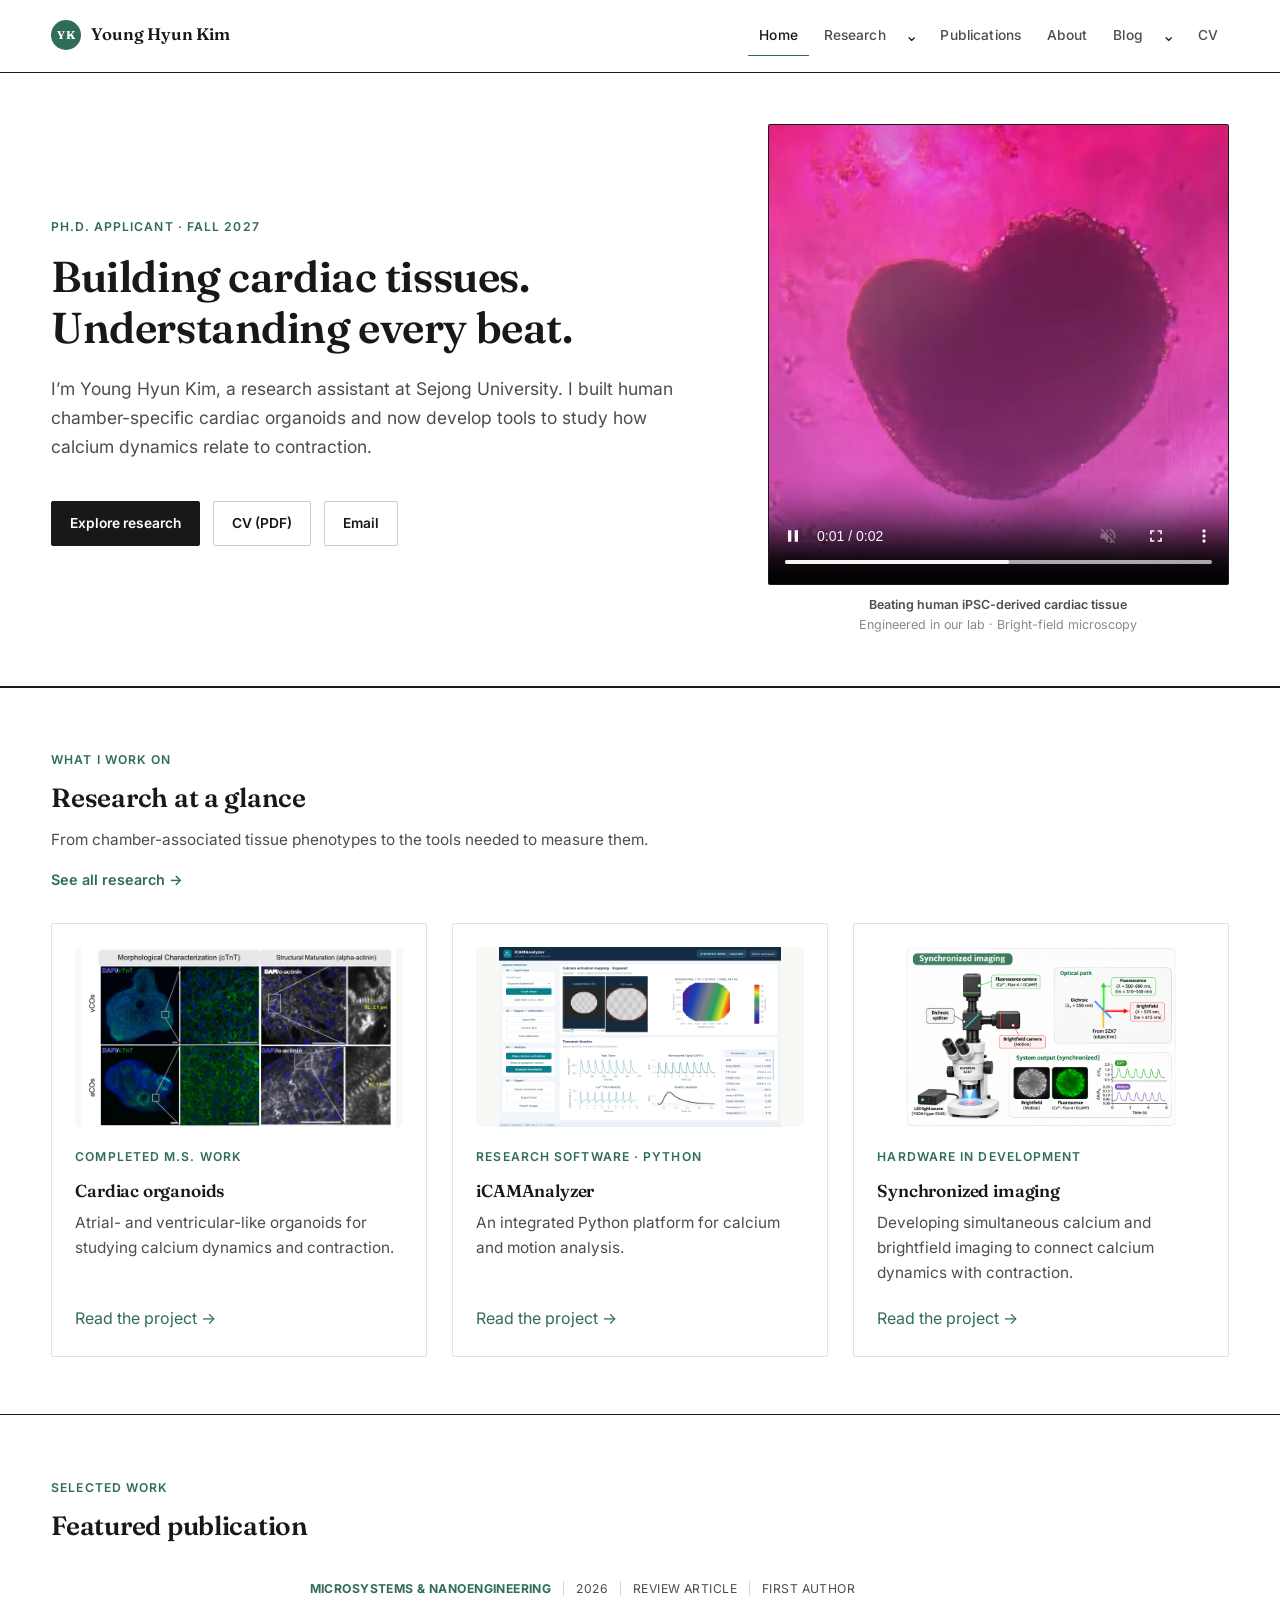
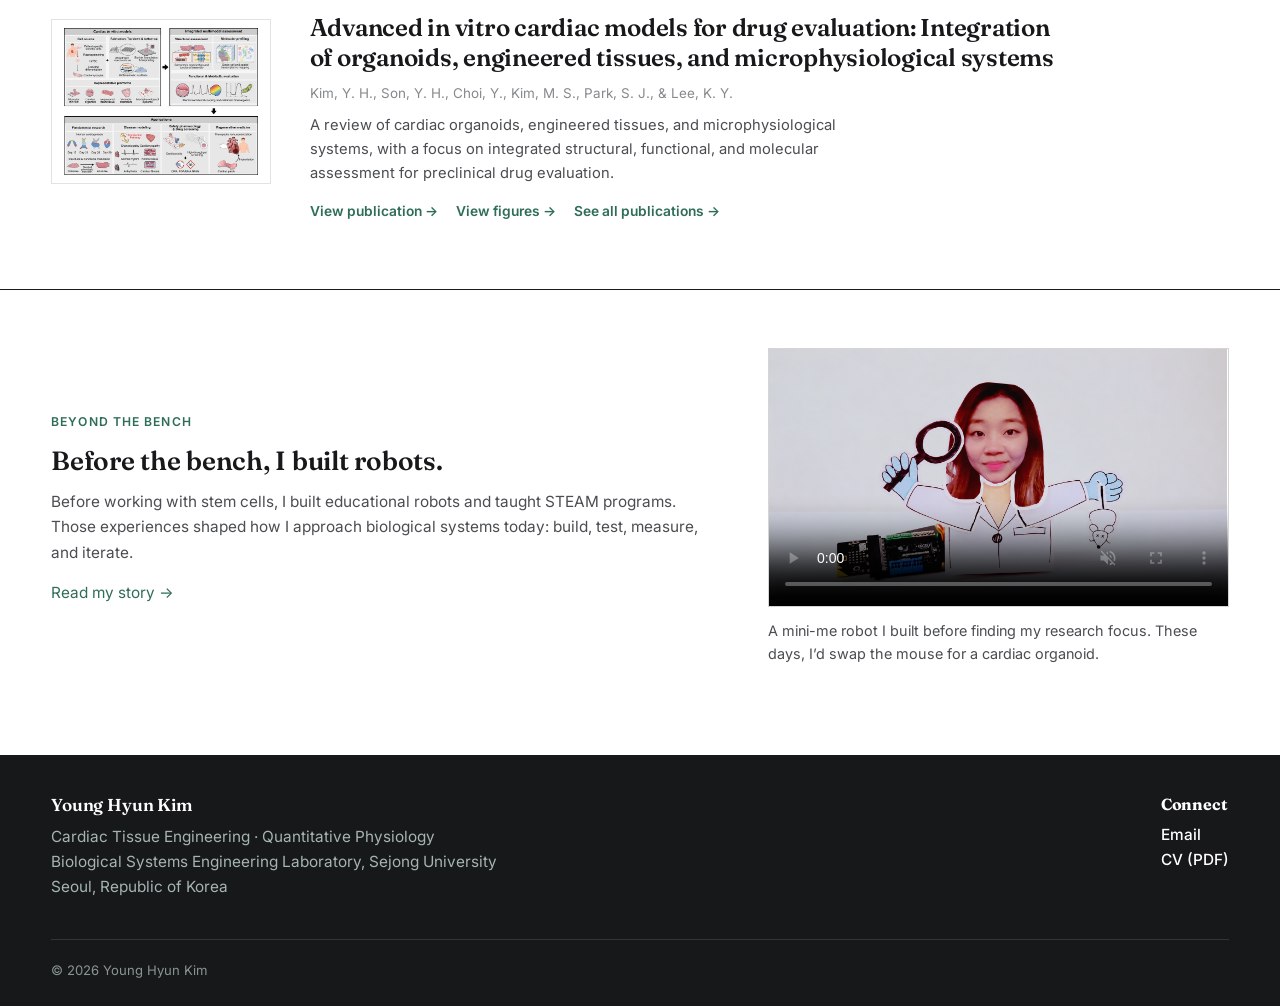
<file: index.html>
<!DOCTYPE html>

<html lang="en">
<head>
<meta charset="utf-8"/>
<meta content="width=device-width, initial-scale=1.0" name="viewport"/>
<title>Young Hyun Kim — Cardiac Tissue Engineering &amp; Quantitative Physiology</title>

<link href="assets/img/favicon.svg" rel="icon" type="image/svg+xml"/>
<link href="https://fonts.googleapis.com" rel="preconnect"/>
<link href="https://fonts.googleapis.com/css2?family=Fraunces:opsz,wght@9..144,400..900&amp;family=Inter:wght@400;500;600;700&amp;display=swap" rel="stylesheet"/>
<link href="css/style.css?v=20261011" rel="stylesheet"/>
<meta content="Young Hyun Kim develops human cardiac organoids and an integrated Python platform for calcium and motion analysis. Ph.D. applicant for Fall 2027." name="description"/><meta content="Young Hyun Kim — Cardiac Tissue Engineering &amp; Quantitative Physiology" property="og:title"/><meta content="Young Hyun Kim develops human cardiac organoids and an integrated Python platform for calcium and motion analysis. Ph.D. applicant for Fall 2027." property="og:description"/><meta content="website" property="og:type"/><meta content="https://younghyunkim1062.github.io/index.html" property="og:url"/><link href="https://younghyunkim1062.github.io/index.html" rel="canonical"/><style>.nav-links > .has-dropdown{display:flex;flex-wrap:wrap;align-items:center}.nav-links > .has-dropdown > .dropdown{flex-basis:100%}</style><link rel="stylesheet" href="css/responsive.css?v=20261107">
</head>
<body><a class="skip-link" href="#main-content">Skip to content</a>
<header class="site-header">
<nav class="nav">
<a class="brand" href="index.html">
<span class="badge"><span>YK</span></span>
      Young Hyun Kim
    </a>
<button aria-label="Toggle navigation" class="nav-toggle"><span></span><span></span><span></span></button>
<ul class="nav-links">
<li><a class="nav-link active" href="index.html">Home</a></li>
<li class="has-dropdown">
<a class="nav-link" href="research.html">Research</a>
<div class="dropdown"><a href="research.html">Overview</a><a href="figures.html">Figures &amp; Illustration</a></div>
</li>
<li><a class="nav-link" href="publications.html">Publications</a></li>
<li><a class="nav-link" href="about.html">About</a></li>
<li class="has-dropdown">
<a class="nav-link" href="blog.html">Blog</a>
<div class="dropdown"><a href="blog.html">Overview</a><a href="blog-travel.html">Travel</a><a href="blog-making.html">Making</a><a href="blog-gallery.html">Under the Scope</a></div>
</li>
<li><a class="nav-link" href="assets/CV_Younghyun_Kim.pdf?v=20261117" rel="noopener" target="_blank">CV</a></li>
</ul>
</nav>
</header><main id="main-content">
<section class="hero">
<svg class="hero-blob" height="380" style="top:-120px; right:-100px;" width="380">
<circle cx="190" cy="190" fill="#D9954A" opacity="0.35" r="190"></circle>
</svg>
<svg class="hero-blob" height="260" style="bottom:-80px; left:-60px;" width="260">
<circle cx="130" cy="130" fill="#4f9080" opacity="0.28" r="130"></circle>
</svg>
<div class="container">
<div class="hero-grid home-hero-grid">
<div class="home-hero-intro">
<span class="eyebrow">Ph.D. Applicant · Fall 2027</span>
<h1>Building cardiac tissues. Understanding every beat.</h1>
<p class="home-hero-lead">I’m Young Hyun Kim, a research assistant at Sejong University. I built human chamber-specific cardiac organoids and now develop tools to study how calcium dynamics relate to contraction.</p>

</div>
<div class="home-hero-media">
<div class="hero-photo-frame video-frame">
<video aria-label="Beating human iPSC-derived cardiac tissue, bright-field microscopy" autoplay="" class="organoid-video" controls="" loop="" muted="" playsinline="" preload="metadata">
<source src="assets/video/heart-organoid.webm" type="video/webm"/>
<source src="assets/video/heart-organoid.mp4" type="video/mp4"/>
</video>
<div class="video-hover-caption">Beating human iPSC-derived cardiac tissue<br/>Engineered in our lab</div>
</div>
<p class="hero-video-caption">
<strong>Beating human iPSC-derived cardiac tissue</strong>
          Engineered in our lab · Bright-field microscopy
        </p>
</div>
<div class="home-hero-followup">
<div class="btn-row"><a class="btn btn-primary" href="research.html">Explore research</a><a class="btn btn-outline" href="assets/CV_Younghyun_Kim.pdf?v=20261117">CV (PDF)</a><a class="btn btn-outline" href="mailto:younghyun.kim1062@gmail.com">Email</a></div>
</div>
</div>
</div>
</section>
<section class="bg-tint home-research-section">
<div class="container">
<div class="section-head">
<span class="eyebrow">What I work on</span>
<h2>Research at a glance</h2>
<p>From chamber-associated tissue phenotypes to the tools needed to measure them.</p>
<p class="section-link"><a href="research.html">See all research →</a></p>
</div>
<div class="grid grid-3 research-flow research-flow-visual">
<div class="card flow-card" style="display:flex;flex-direction:column;min-width:0"><img src="assets/img/research/organoid-structure.jpg" alt="Immunofluorescence images of ventricular-like and atrial-like cardiac organoids" loading="lazy" decoding="async" style="width:100%;height:180px;object-fit:contain;display:block;background:#f7f9f5;border-radius:6px;margin-bottom:20px"/><span class="eyebrow">Completed M.S. work</span><h3>Cardiac organoids</h3><p>Atrial- and ventricular-like organoids for studying calcium dynamics and contraction.</p><a href="research.html#models" style="margin-top:auto">Read the project →</a></div>
<div class="card flow-card" style="display:flex;flex-direction:column;min-width:0"><img src="assets/img/research/icamanalyzer-calcium-20261021.png" alt="iCAMAnalyzer interface showing a synthetic calcium-analysis demo" loading="lazy" decoding="async" style="width:100%;height:180px;object-fit:contain;display:block;background:#f7f9f5;border-radius:6px;margin-bottom:20px"/><span class="eyebrow">Research software · Python</span><h3>iCAMAnalyzer</h3><p>An integrated Python platform for calcium and motion analysis.</p><a href="research.html#icamanalyzer" style="margin-top:auto">Read the project →</a></div>
<div class="card flow-card" style="display:flex;flex-direction:column;min-width:0"><img src="assets/img/research/synchronized-imaging.jpg?v=20261107-2" alt="Concept illustration of the dual-camera calcium and brightfield imaging setup in development" loading="lazy" decoding="async" width="1536" height="1024" style="width:100%;height:180px;object-fit:contain;display:block;background:#fff;border-radius:6px;margin-bottom:20px"/><span class="eyebrow">Hardware in development</span><h3>Synchronized imaging</h3><p>Developing simultaneous calcium and brightfield imaging to connect calcium dynamics with contraction.</p><a href="research.html#imaging" style="margin-top:auto">Read the project →</a></div>
</div>
</div>
</section>
<section class="section-divider featured-publication-section">
<div class="container">
<div class="section-head">
<span class="eyebrow">Selected work</span>
<h2>Featured publication</h2>
</div>
<article class="featured-pub">
<a aria-label="View featured publication details" class="featured-pub-image" href="publications.html">
<img alt="Graphical abstract from the featured cardiac models review" src="assets/img/figures/graphical-abstract-thumb.jpg"/>
</a>
<div class="featured-pub-copy">
<div class="featured-pub-meta">
<span class="featured-pub-journal">Microsystems &amp; Nanoengineering</span>
<span>2026</span>
<span>Review Article</span>
<span>First Author</span>
</div>
<h3 class="featured-pub-title">Advanced in vitro cardiac models for drug evaluation: Integration of organoids, engineered tissues, and microphysiological systems</h3>
<p class="featured-pub-authors">Kim, Y. H., Son, Y. H., Choi, Y., Kim, M. S., Park, S. J., &amp; Lee, K. Y.</p>
<p class="featured-pub-summary">A review of cardiac organoids, engineered tissues, and microphysiological systems, with a focus on integrated structural, functional, and molecular assessment for preclinical drug evaluation.</p>
<div class="featured-pub-links">
<a href="https://www.nature.com/articles/s41378-026-01249-6">View publication →</a>
<a href="figures.html#fig-2026">View figures →</a>
<a href="publications.html">See all publications →</a>
</div>
</div>
</article>
</div>
</section>
<section class="bg-tint home-about-teaser-section">
<div class="container">
<div class="hero-grid">
<div class="section-head">
<span class="eyebrow">Beyond the bench</span>
<h2>Before the bench, I built robots.</h2>
<p style="max-width:760px;">Before working with stem cells, I built educational robots and taught STEAM programs. Those experiences shaped how I approach biological systems today: build, test, measure, and iterate.</p>
<p class="mb-0"><a href="about.html">Read my story →</a></p>
</div>
<div class="about-profile-wrap">
<video class="about-profile-photo" aria-label="Young Hyun Kim’s mini-me scientist robot in motion" aria-describedby="mini-me-caption" width="854" height="480" autoplay muted loop playsinline controls preload="metadata" poster="assets/img/about/mini-me-robot.png">
<source src="assets/video/mini-me-robot.mp4" type="video/mp4"/>
Your browser does not support embedded video. <a href="assets/video/mini-me-robot.mp4">Watch the robot video</a>.
</video>
<p id="mini-me-caption" style="margin:12px 0 0; font-size:0.9rem; line-height:1.6; color:var(--ink-soft);">A mini-me robot I built before finding my research focus. These days, I’d swap the mouse for a cardiac organoid.</p>
</div>
</div>
</div>
</section>
</main><footer class="site-footer">
<div class="container">
<div class="footer-grid">
<div>
<h3 style="color:#fff;">Young Hyun Kim</h3>
<p class="footer-identity">
<span class="footer-nowrap">Cardiac Tissue Engineering · Quantitative Physiology</span><br/>
<span class="footer-nowrap">Biological Systems Engineering Laboratory, Sejong University</span><br/>
          Seoul, Republic of Korea
        </p>
</div>
<div>
<h4 style="color:#fff;">Connect</h4>
<p>
<a href="mailto:younghyun.kim1062@gmail.com">Email</a><br/>
<a href="assets/CV_Younghyun_Kim.pdf?v=20261117">CV (PDF)</a><br/></p>
</div>
</div>
<div class="footer-note">© 2026 Young Hyun Kim</div>
</div>
</footer>
<script src="js/main.js?v=20261107"></script>
</body>
</html>
</file>
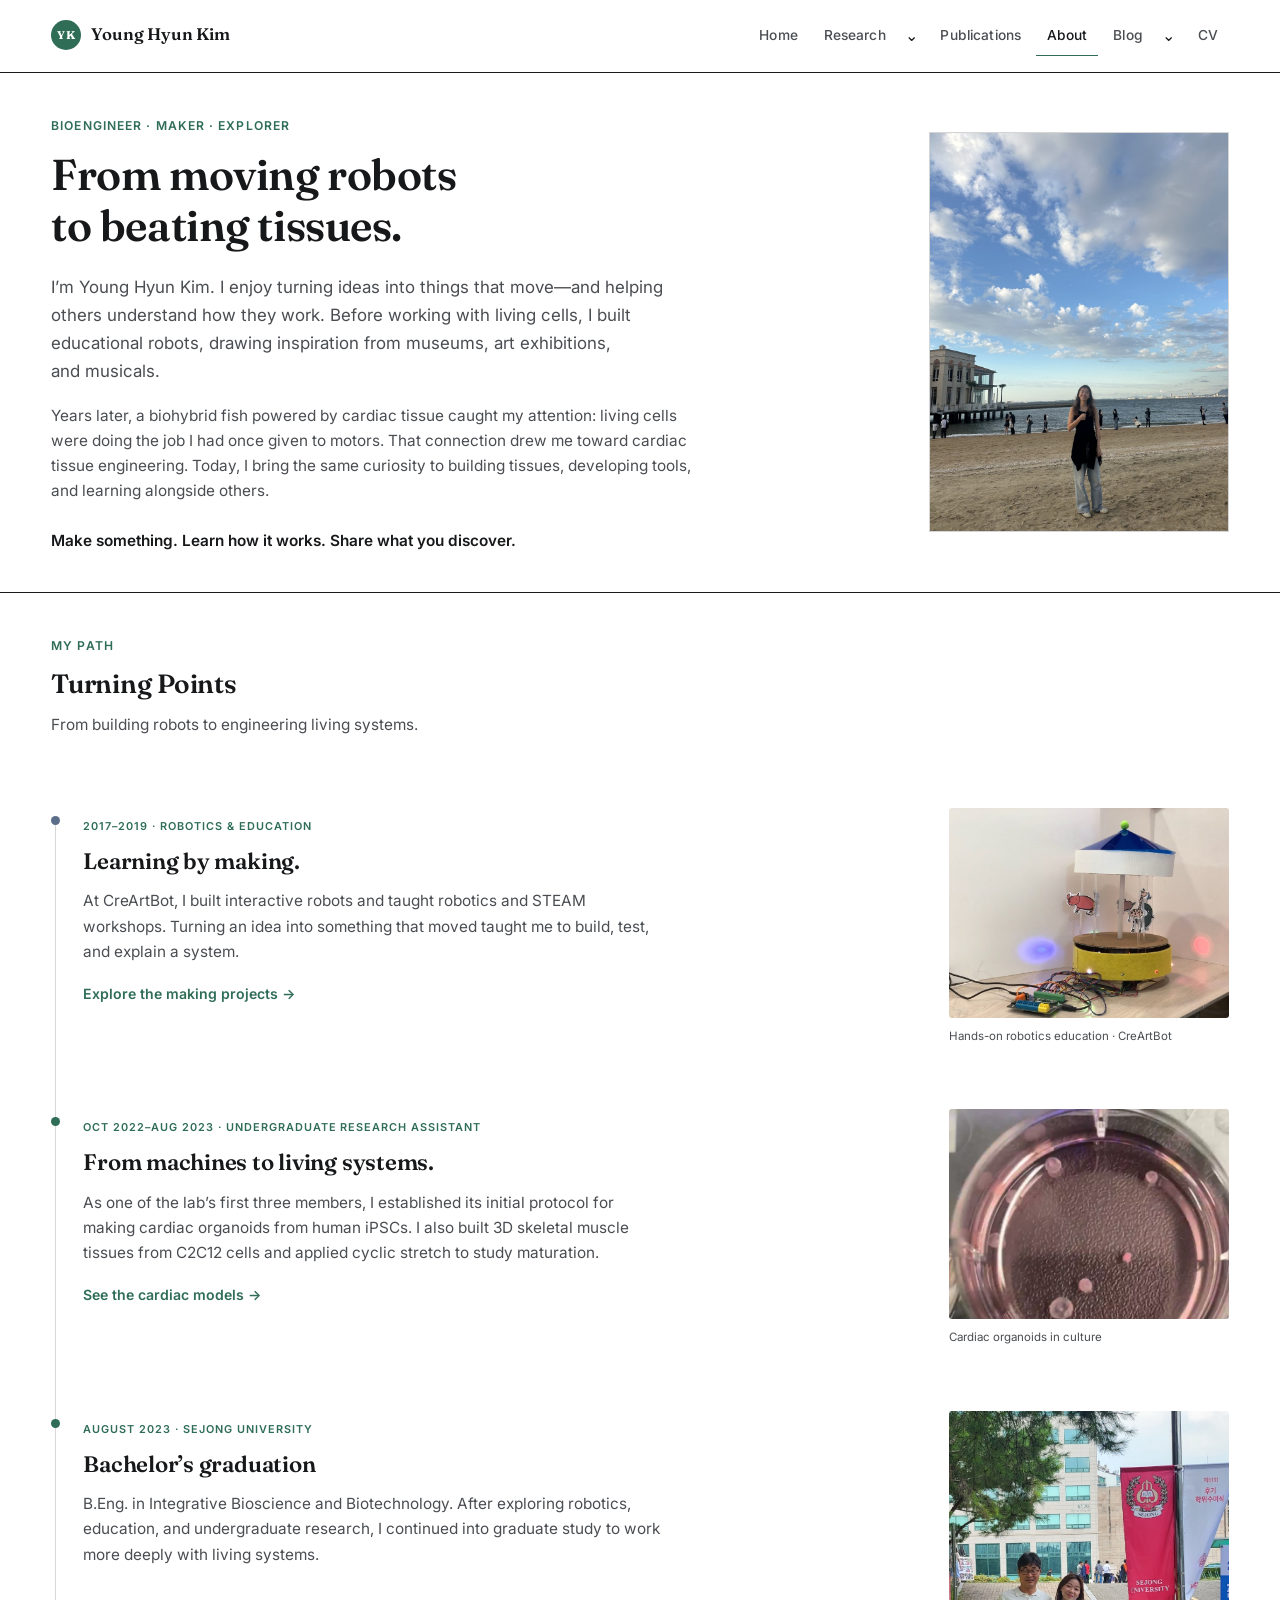
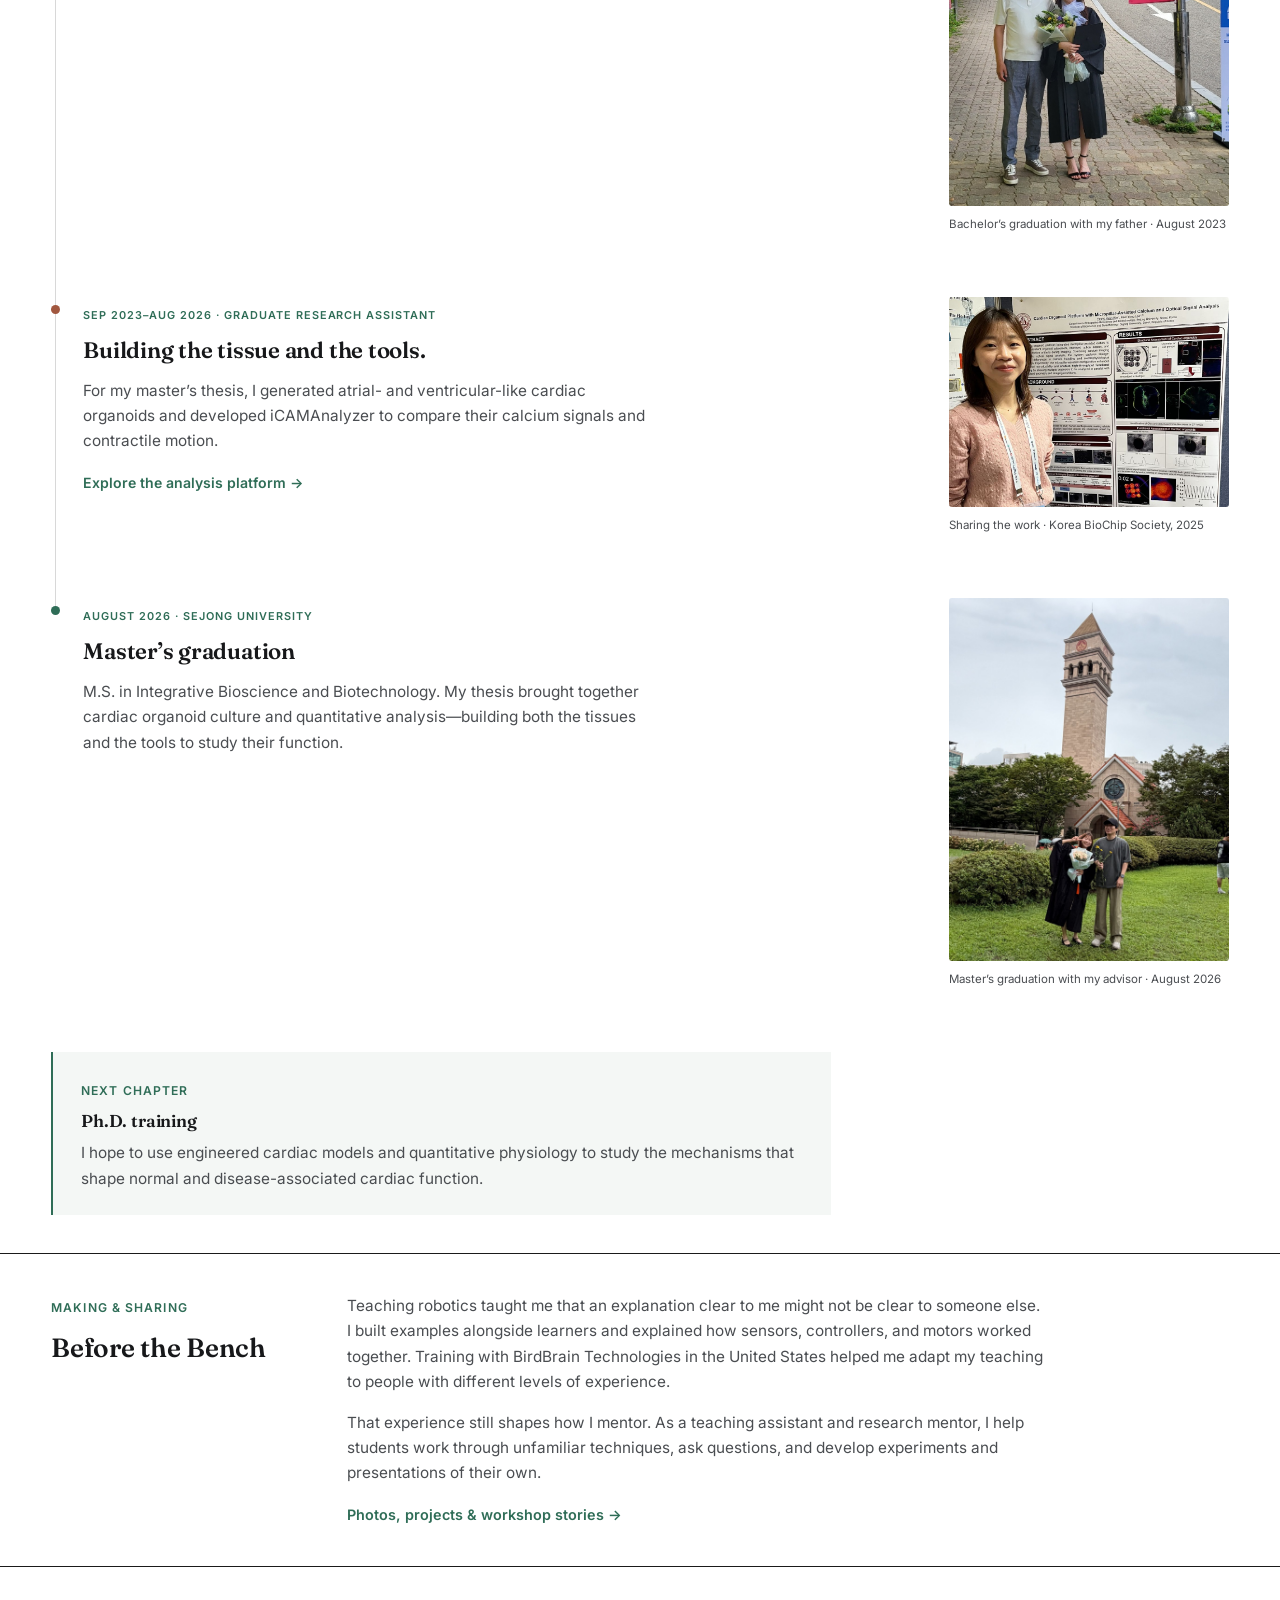
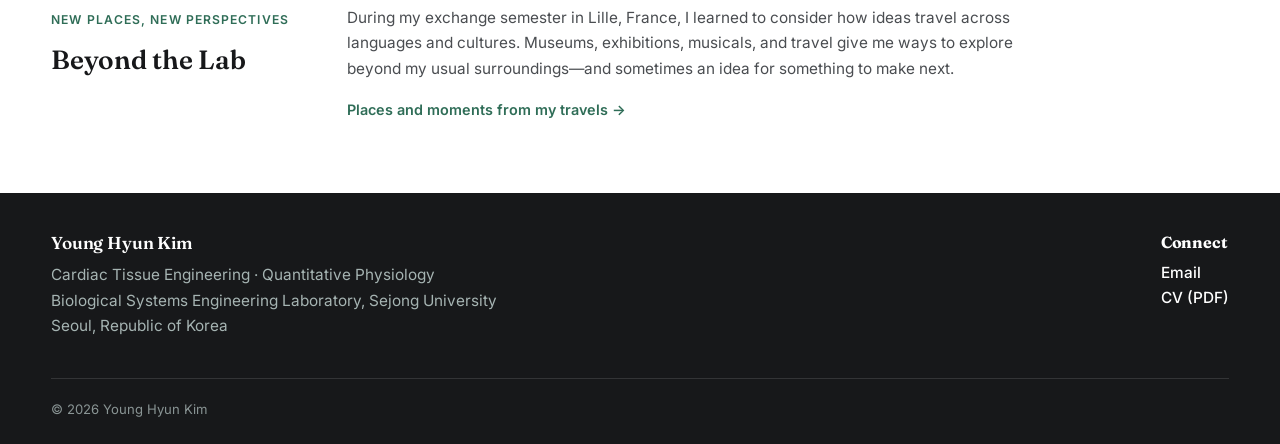
<file: about.html>
<!DOCTYPE html>

<html lang="en">
<head>
<meta charset="utf-8"/>
<meta content="width=device-width, initial-scale=1.0" name="viewport"/>
<title>About — Young Hyun Kim</title>

<link href="assets/img/favicon.svg" rel="icon" type="image/svg+xml"/>
<link href="https://fonts.googleapis.com" rel="preconnect"/>
<link href="https://fonts.googleapis.com/css2?family=Fraunces:opsz,wght@9..144,400..900&amp;family=Inter:wght@400;500;600;700&amp;display=swap" rel="stylesheet"/>
<link href="css/style.css?v=20261011" rel="stylesheet"/>
<link href="css/about.css?v=20261021-pins" rel="stylesheet"/>
<meta content="Young Hyun Kim is a bioengineering researcher at Sejong University working on cardiac organoids, quantitative imaging, and instrumentation." name="description"/><meta content="About — Young Hyun Kim" property="og:title"/><meta content="Young Hyun Kim is a bioengineering researcher at Sejong University working on cardiac organoids, quantitative imaging, and instrumentation." property="og:description"/><meta content="website" property="og:type"/><meta content="https://younghyunkim1062.github.io/about.html" property="og:url"/><link href="https://younghyunkim1062.github.io/about.html" rel="canonical"/><style>.nav-links > .has-dropdown{display:flex;flex-wrap:wrap;align-items:center}.nav-links > .has-dropdown > .dropdown{flex-basis:100%}</style><link rel="stylesheet" href="css/responsive.css?v=20261107">
</head>
<body><a class="skip-link" href="#main-content">Skip to content</a>
<header class="site-header">
<nav class="nav">
<a class="brand" href="index.html"><span class="badge"><span>YK</span></span>Young Hyun Kim</a>
<button aria-label="Toggle navigation" class="nav-toggle"><span></span><span></span><span></span></button>
<ul class="nav-links">
<li><a class="nav-link" href="index.html">Home</a></li>
<li class="has-dropdown">
<a class="nav-link" href="research.html">Research</a>
<div class="dropdown"><a href="research.html">Overview</a><a href="figures.html">Figures &amp; Illustration</a></div>
</li>
<li><a class="nav-link" href="publications.html">Publications</a></li>
<li><a class="nav-link active" href="about.html">About</a></li>
<li class="has-dropdown">
<a class="nav-link" href="blog.html">Blog</a>
<div class="dropdown"><a href="blog.html">Overview</a><a href="blog-travel.html">Travel</a><a href="blog-making.html">Making</a><a href="blog-gallery.html">Under the Scope</a></div>
</li>
<li><a class="nav-link" href="assets/CV_Younghyun_Kim.pdf?v=20261117" rel="noopener" target="_blank">CV</a></li>
</ul>
</nav>
</header><main id="main-content">
<section class="tight about-intro">
<div class="container hero-grid">
<div>
<span class="eyebrow">Bioengineer · Maker · Explorer</span>
<h1>From moving robots<br/>to beating tissues.</h1>
<p class="about-lead">I’m Young Hyun Kim. I enjoy turning ideas into things that move—and helping others understand how they work. Before working with living cells, I built educational robots, drawing inspiration from museums, art exhibitions, and musicals.</p>
<p>Years later, a biohybrid fish powered by cardiac tissue caught my attention: living cells were doing the job I had once given to motors. That connection drew me toward cardiac tissue engineering. Today, I bring the same curiosity to building tissues, developing tools, and learning alongside others.</p>
<p class="about-thread">Make something. Learn how it works. Share what you discover.</p>
</div>
<div class="about-profile-wrap"><img class="about-profile-photo" src="assets/img/profile.jpg" alt="Young Hyun Kim standing by the sea" width="900" height="1200" decoding="async"/></div>
</div>
</section>
<section aria-labelledby="turning-points-heading" class="tight section-divider" id="turning-points">
<div class="container">
<div class="section-head">
<span class="eyebrow">My path</span>
<h2 id="turning-points-heading">Turning Points</h2>
<p>From building robots to engineering living systems.</p>
</div>
<ol class="about-path">
<li class="about-path-step">
<span class="about-step-pin" style="background:var(--magenta);" aria-hidden="true"></span>
<div class="about-step-copy">
<span class="eyebrow">2017–2019 · Robotics &amp; education</span>
<h3>Learning by making.</h3>
<p>At CreArtBot, I built interactive robots and taught robotics and STEAM workshops. Turning an idea into something that moved taught me to build, test, and explain a system.</p>
<a href="blog-making.html">Explore the making projects →</a>
</div>
<figure class="about-step-media">
<a href="blog-making.html"><img src="assets/img/making/carousel.jpg" alt="A motor-driven paper carousel with LEDs and a Hummingbird controller" loading="lazy" width="1200" height="900"/></a>
<figcaption>Hands-on robotics education · CreArtBot</figcaption>
</figure>
</li>
<li class="about-path-step">
<span class="about-step-pin" style="background:var(--primary);" aria-hidden="true"></span>
<div class="about-step-copy">
<span class="eyebrow">Oct 2022–Aug 2023 · Undergraduate research assistant</span>
<h3>From machines to living systems.</h3>
<p>As one of the lab’s first three members, I established its initial protocol for making cardiac organoids from human iPSCs. I also built 3D skeletal muscle tissues from C2C12 cells and applied cyclic stretch to study maturation. </p>
<a href="research.html#models">See the cardiac models →</a>
</div>
<figure class="about-step-media">
<a href="research.html#models"><img class="about-culture-photo" src="assets/img/scope/organoid-02.jpg" alt="Cardiac organoids in a culture plate" loading="lazy" width="640" height="1138"/></a>
<figcaption>Cardiac organoids in culture</figcaption>
</figure>
</li>
<li class="about-path-step" id="bachelors-graduation">
<span class="about-step-pin" style="background:var(--primary);" aria-hidden="true"></span>
<div class="about-step-copy"><span class="eyebrow">August 2023 · Sejong University</span><h3>Bachelor’s graduation</h3><p>B.Eng. in Integrative Bioscience and Biotechnology. After exploring robotics, education, and undergraduate research, I continued into graduate study to work more deeply with living systems.</p></div>
<figure class="about-step-media"><a href="assets/img/about/bachelors-graduation-2023.jpg?v=2" target="_blank" rel="noopener" aria-label="Open graduation photo"><img src="assets/img/about/bachelors-graduation-2023.jpg?v=2" alt="Young Hyun Kim with her father at her bachelor’s graduation at Sejong University" loading="lazy" decoding="async" style="height:auto;aspect-ratio:auto;object-fit:contain"/></a><figcaption>Bachelor’s graduation with my father · August 2023</figcaption></figure>
</li>
<li class="about-path-step">
<span class="about-step-pin" style="background:var(--coral);" aria-hidden="true"></span>
<div class="about-step-copy">
<span class="eyebrow">Sep 2023–Aug 2026 · Graduate research assistant</span>
<h3>Building the tissue and the tools.</h3>
<p>For my master’s thesis, I generated atrial- and ventricular-like cardiac organoids and developed iCAMAnalyzer to compare their calcium signals and contractile motion.</p>
<a href="research.html#icamanalyzer">Explore the analysis platform →</a>
</div>
<figure class="about-step-media">
<a href="publications.html"><img class="about-poster-photo" src="assets/img/travel/biochip-jeju-2025.jpg" alt="Young Hyun Kim presenting cardiac organoid research at the 2025 Korea BioChip Society conference" loading="lazy" width="1200" height="1600"/></a>
<figcaption>Sharing the work · Korea BioChip Society, 2025</figcaption>
</figure>
</li>
<li class="about-path-step" id="masters-graduation">
<span class="about-step-pin" style="background:var(--primary);" aria-hidden="true"></span>
<div class="about-step-copy"><span class="eyebrow">August 2026 · Sejong University</span><h3>Master’s graduation</h3><p>M.S. in Integrative Bioscience and Biotechnology. My thesis brought together cardiac organoid culture and quantitative analysis—building both the tissues and the tools to study their function.</p></div>
<figure class="about-step-media"><a href="assets/img/about/masters-graduation-2026.jpg?v=3" target="_blank" rel="noopener" aria-label="Open graduation photo"><img src="assets/img/about/masters-graduation-2026.jpg?v=3" alt="Young Hyun Kim with her professor at her master’s graduation at Sejong University" loading="lazy" decoding="async" style="height:auto;aspect-ratio:auto;object-fit:contain"/></a><figcaption>Master’s graduation with my advisor · August 2026</figcaption></figure>
</li>
</ol>
<div class="about-next">
<span class="eyebrow">Next chapter</span>
<h3>Ph.D. training</h3>
<p class="mb-0">I hope to use engineered cardiac models and quantitative physiology to study the mechanisms that shape normal and disease-associated cardiac function.</p>
</div>
</div>
</section>
<section class="tight section-divider" id="before-the-bench">
<div class="container about-note">
<div><span class="eyebrow">Making &amp; sharing</span><h2>Before the Bench</h2></div>
<div><p>Teaching robotics taught me that an explanation clear to me might not be clear to someone else. I built examples alongside learners and explained how sensors, controllers, and motors worked together. Training with BirdBrain Technologies in the United States helped me adapt my teaching to people with different levels of experience.</p>
<p>That experience still shapes how I mentor. As a teaching assistant and research mentor, I help students work through unfamiliar techniques, ask questions, and develop experiments and presentations of their own.</p>
<a href="blog-making.html#teaching-and-making">Photos, projects &amp; workshop stories →</a></div>
</div></section>
<section class="tight section-divider" id="beyond-the-lab">
<div class="container about-note">
<div><span class="eyebrow">New places, new perspectives</span><h2>Beyond the Lab</h2></div>
<div><p>During my exchange semester in Lille, France, I learned to consider how ideas travel across languages and cultures. Museums, exhibitions, musicals, and travel give me ways to explore beyond my usual surroundings—and sometimes an idea for something to make next.</p>
<a href="blog-travel.html">Places and moments from my travels →</a></div>
</div></section>
</main><footer class="site-footer">
<div class="container">
<div class="footer-grid">
<div>
<h3 style="color:#fff;">Young Hyun Kim</h3>
<p class="footer-identity">
<span class="footer-nowrap">Cardiac Tissue Engineering · Quantitative Physiology</span><br/>
<span class="footer-nowrap">Biological Systems Engineering Laboratory, Sejong University</span><br/>
          Seoul, Republic of Korea
        </p>
</div>
<div>
<h4 style="color:#fff;">Connect</h4>
<p><a href="mailto:younghyun.kim1062@gmail.com">Email</a><br/><a href="assets/CV_Younghyun_Kim.pdf?v=20261117">CV (PDF)</a></p>
</div>
</div>
<div class="footer-note">© 2026 Young Hyun Kim</div>
</div>
</footer>
<script src="js/main.js?v=20261107"></script>
</body>
</html>
</file>
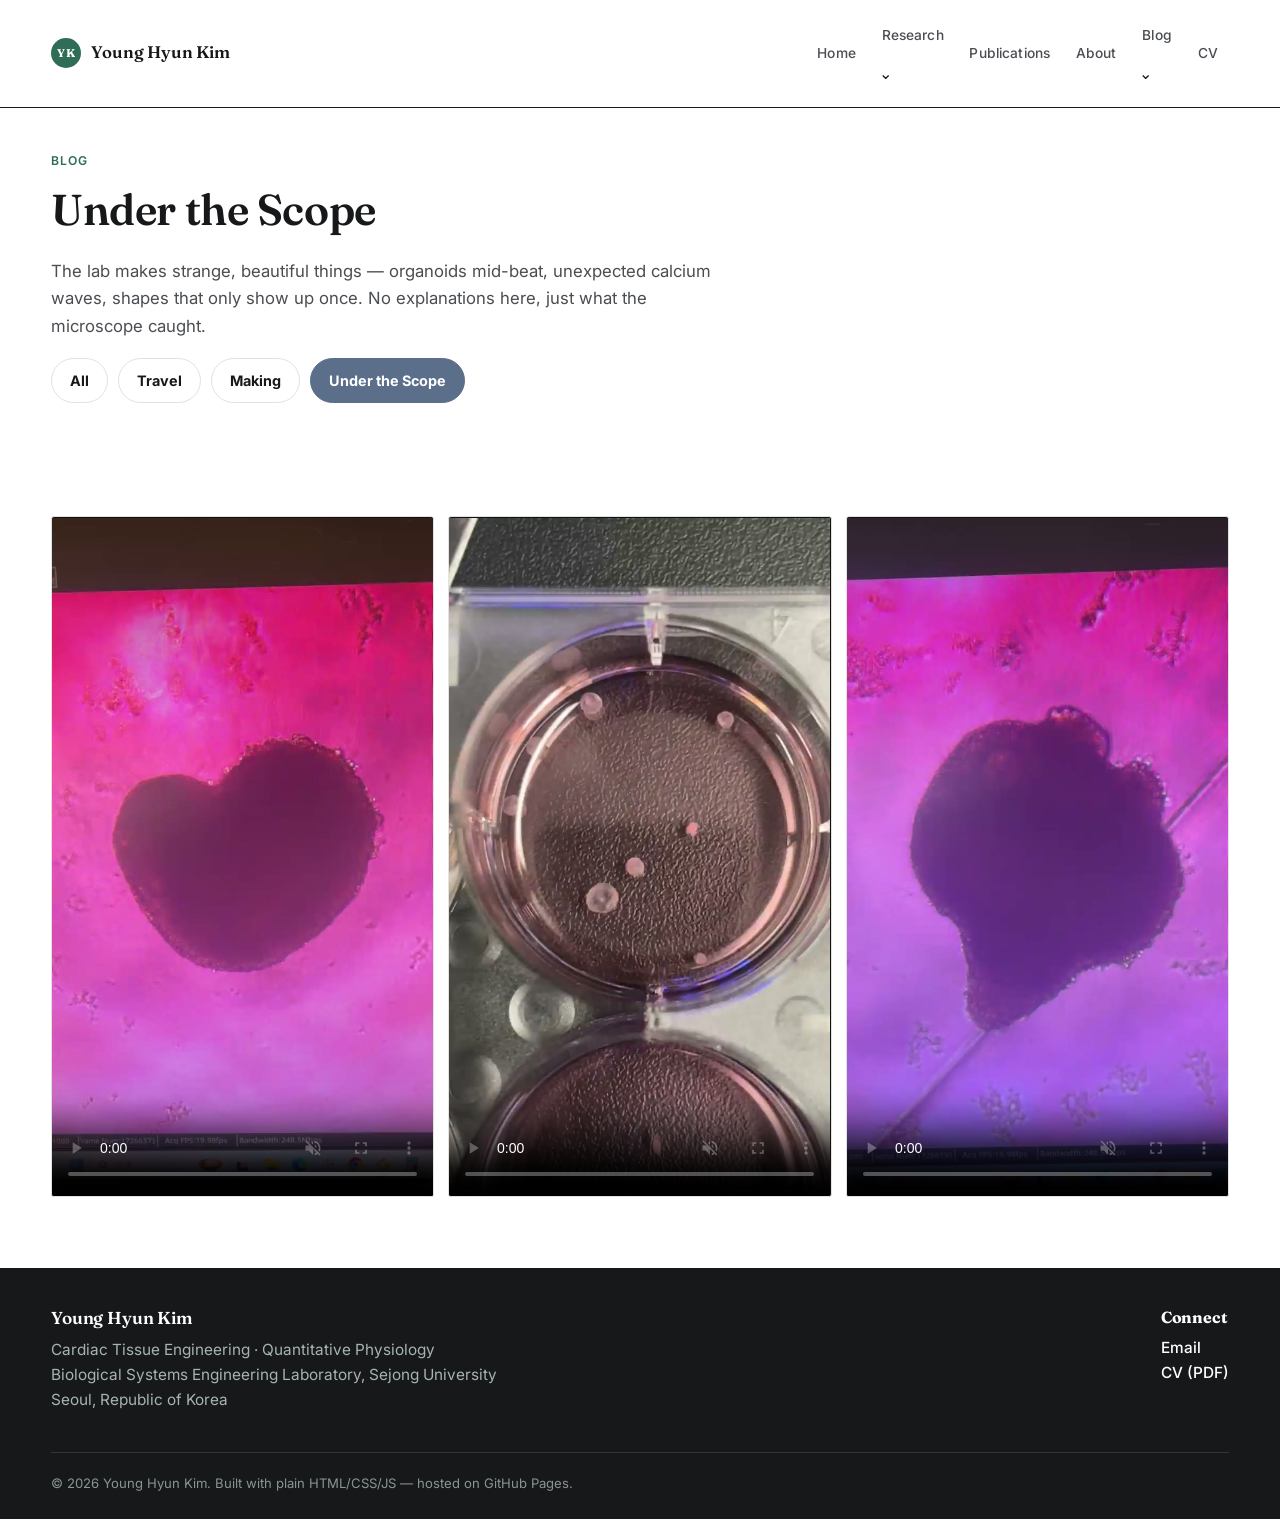
<file: blog-gallery.html>
<!DOCTYPE html>
<html lang="en">
<head>
<meta charset="UTF-8">
<meta name="viewport" content="width=device-width, initial-scale=1.0">
<title>Under the Scope — Young Hyun Kim</title>
<link rel="icon" href="assets/img/favicon.svg" type="image/svg+xml">
<link rel="preconnect" href="https://fonts.googleapis.com">
<link href="https://fonts.googleapis.com/css2?family=Fraunces:opsz,wght@9..144,400..900&family=Inter:wght@400;500;600;700&display=swap" rel="stylesheet">
<link rel="stylesheet" href="css/style.css">
<link rel="stylesheet" href="css/responsive.css?v=20261107">
</head>
<body>

<header class="site-header">
  <nav class="nav">
    <a href="index.html" class="brand"><span class="badge"><span>YK</span></span>Young Hyun Kim</a>
    <button class="nav-toggle" aria-label="Toggle navigation"><span></span><span></span><span></span></button>
    <ul class="nav-links">
      <li><a href="index.html" class="nav-link">Home</a></li>
      <li class="has-dropdown">
        <a href="research.html" class="nav-link">Research</a>
        <div class="dropdown"><a href="research.html">Overview</a><a href="figures.html">Figures &amp; Illustration</a></div>
      </li>
      <li><a href="publications.html" class="nav-link">Publications</a></li>
      <li><a href="about.html" class="nav-link">About</a></li>
      <li class="has-dropdown">
        <a href="blog.html" class="nav-link">Blog</a>
        <div class="dropdown"><a href="blog.html">Overview</a><a href="blog-travel.html">Travel</a><a href="blog-making.html">Making</a><a href="blog-gallery.html" class="active">Under the Scope</a></div>
      </li>
      <li><a href="assets/CV_Younghyun_Kim.pdf?v=20261117" class="nav-link" target="_blank" rel="noopener">CV</a></li>
    </ul>
  </nav>
</header>

<section class="tight">
  <div class="container">
    <span class="eyebrow">Blog</span>
    <h1>Under the Scope</h1>
    <p style="font-size:1.05rem; max-width:720px;">
      The lab makes strange, beautiful things — organoids mid-beat, unexpected calcium waves,
      shapes that only show up once. No explanations here, just what the microscope caught.
    </p>

    <div class="blog-subnav">
      <a href="blog.html">All</a>
      <a href="blog-travel.html">Travel</a>
      <a href="blog-making.html">Making</a>
      <a href="blog-gallery.html" class="active">Under the Scope</a>
      
    </div>
  </div>
</section>

<section class="tight">
  <div class="container">
    <div class="scope-grid">
      <div class="scope-item" style="aspect-ratio:9/16; background:#111;">
        <video controls muted loop playsinline preload="metadata" poster="assets/img/scope/organoid-01.jpg" aria-label="Organoid video 1" style="object-fit:contain;">
          <source src="assets/video/scope/organoid-01.mp4" type="video/mp4">
          <a href="assets/video/scope/organoid-01.mp4">Watch organoid video 1</a>
        </video>
      </div>

      <div class="scope-item" style="aspect-ratio:9/16; background:#111;">
        <video controls muted loop playsinline preload="metadata" poster="assets/img/scope/organoid-02.jpg" aria-label="Organoid video 2" style="object-fit:contain;">
          <source src="assets/video/scope/organoid-02.mp4" type="video/mp4">
          <a href="assets/video/scope/organoid-02.mp4">Watch organoid video 2</a>
        </video>
      </div>

      <div class="scope-item" style="aspect-ratio:9/16; background:#111;">
        <video controls muted loop playsinline preload="metadata" poster="assets/img/scope/organoid-03.jpg" aria-label="Organoid video 3" style="object-fit:contain;">
          <source src="assets/video/scope/organoid-03.mp4" type="video/mp4">
          <a href="assets/video/scope/organoid-03.mp4">Watch organoid video 3</a>
        </video>
      </div>
    </div>

  </div>
</section>

<footer class="site-footer">
  <div class="container">
    <div class="footer-grid">
      <div>
        <h3 style="color:#fff;">Young Hyun Kim</h3>
        <p class="footer-identity">
          <span class="footer-nowrap">Cardiac Tissue Engineering · Quantitative Physiology</span><br>
          <span class="footer-nowrap">Biological Systems Engineering Laboratory, Sejong University</span><br>
          Seoul, Republic of Korea
        </p>
      </div>
      <div>
        <h4 style="color:#fff;">Connect</h4>
        <p><a href="mailto:younghyun.kim1062@gmail.com">Email</a><br><a href="assets/CV_Younghyun_Kim.pdf?v=20261117">CV (PDF)</a></p>
      </div>
    </div>
    <div class="footer-note">© 2026 Young Hyun Kim. Built with plain HTML/CSS/JS — hosted on GitHub Pages.</div>
  </div>
</footer>

<script src="js/main.js?v=20261107"></script>
</body>
</html>
</file>
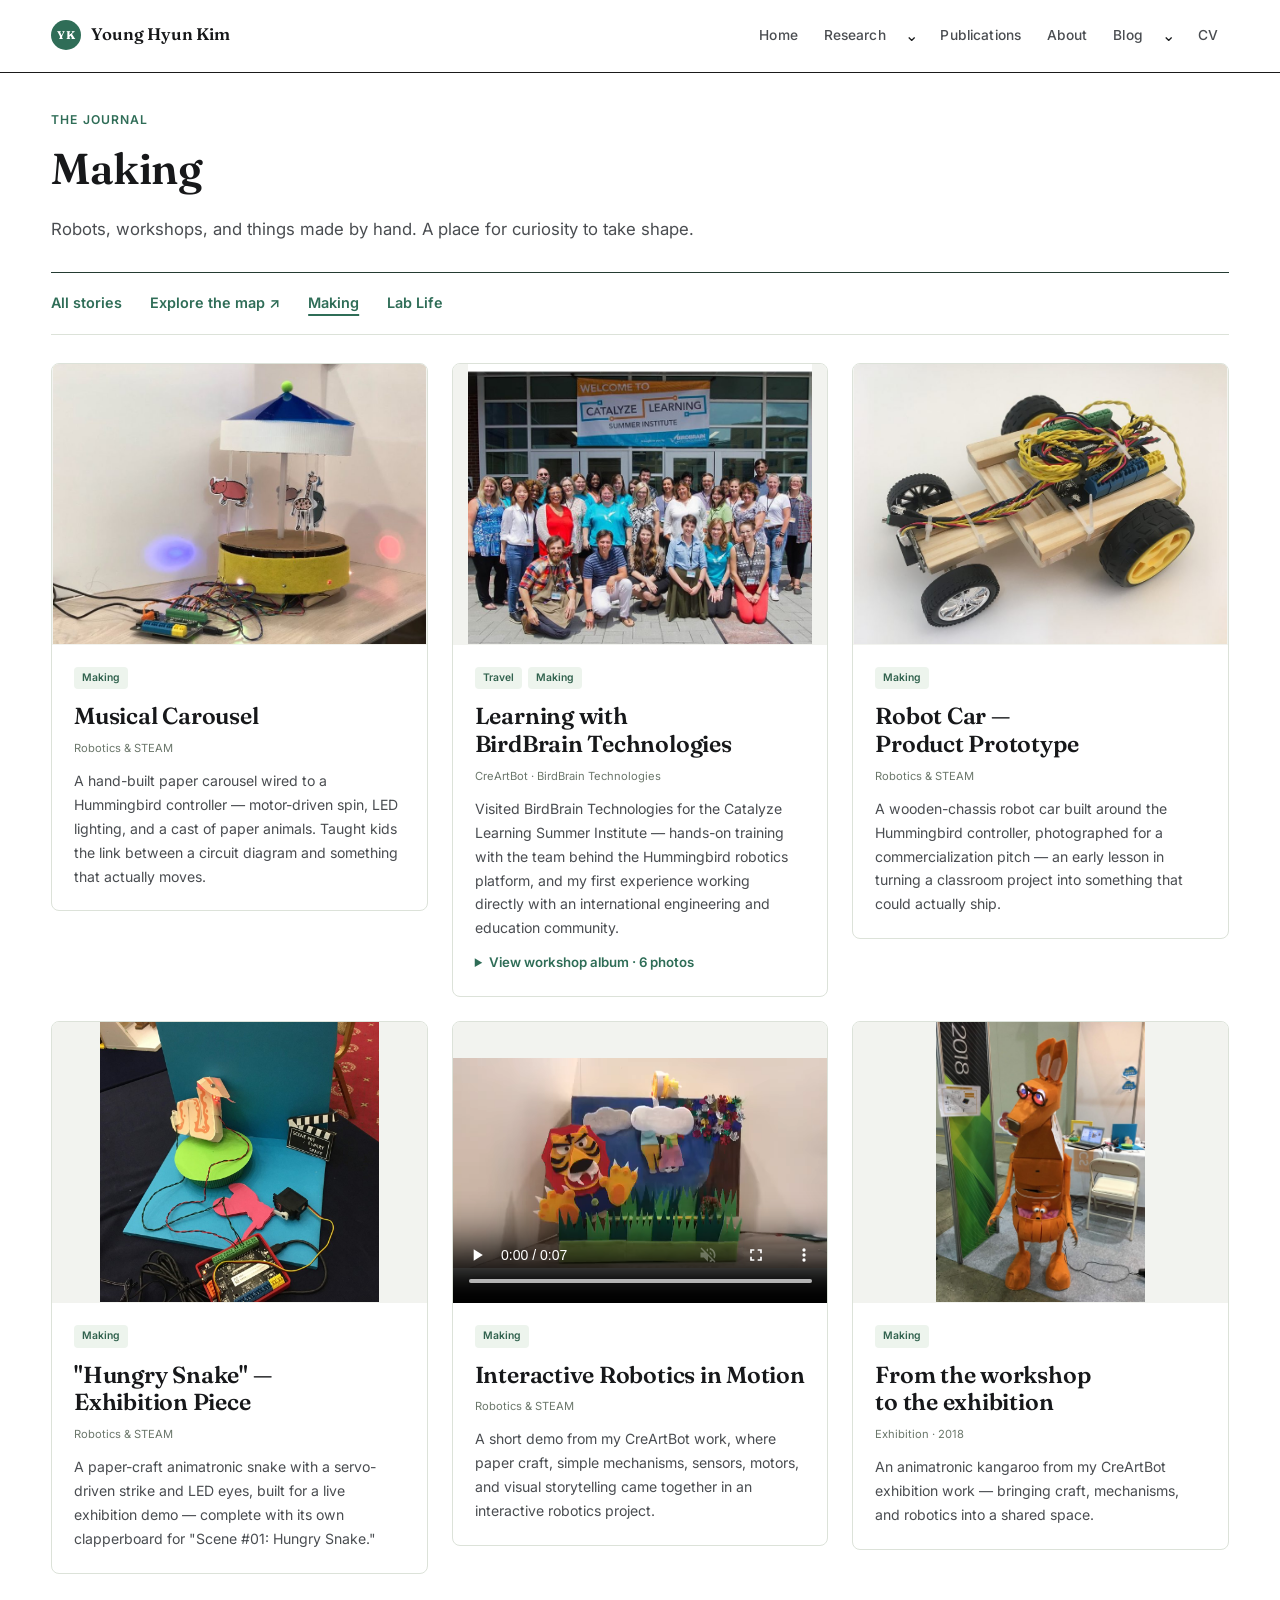
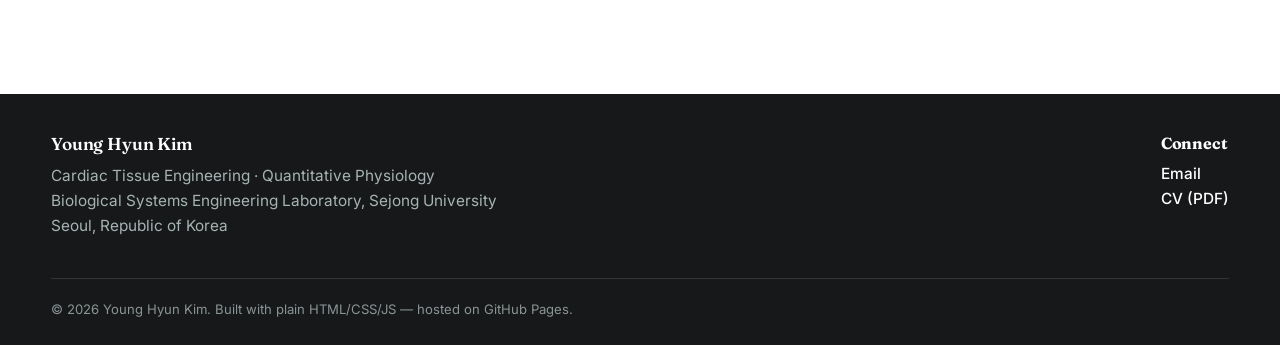
<file: blog-making.html>
<!DOCTYPE html>
<html lang="en">
<head>
<meta charset="UTF-8">
<meta name="viewport" content="width=device-width, initial-scale=1.0">
<title>Making — Young Hyun Kim</title>
<link rel="icon" href="assets/img/favicon.svg" type="image/svg+xml">
<link rel="preconnect" href="https://fonts.googleapis.com">
<link href="https://fonts.googleapis.com/css2?family=Fraunces:opsz,wght@9..144,400..900&family=Inter:wght@400;500;600;700&display=swap" rel="stylesheet">
<link rel="stylesheet" href="css/style.css?v=20261011">
<style>
.nav-links > .has-dropdown{display:flex;flex-wrap:wrap;align-items:center}
.nav-links > .has-dropdown > .dropdown{flex-basis:100%}
.making-projects{grid-template-columns:repeat(2,minmax(0,1fr))}
.making-projects > .card{min-width:0}
.making-projects .thumb{background:#f5f5f3}
.making-projects .thumb img,.making-projects .thumb video{display:block;width:100%;height:100%;object-fit:contain}
@media(max-width:620px){.making-projects{grid-template-columns:1fr}}
</style>
<link rel="stylesheet" href="css/responsive.css?v=20261107">
<link rel="stylesheet" href="css/journal.css?v=20261107-simple">
</head>
<body>

<header class="site-header">
  <nav class="nav">
    <a href="index.html" class="brand"><span class="badge"><span>YK</span></span>Young Hyun Kim</a>
    <button class="nav-toggle" aria-label="Toggle navigation"><span></span><span></span><span></span></button>
    <ul class="nav-links">
      <li><a href="index.html" class="nav-link">Home</a></li>
      <li class="has-dropdown">
        <a href="research.html" class="nav-link">Research</a>
        <div class="dropdown"><a href="research.html">Overview</a><a href="figures.html">Figures &amp; Illustration</a></div>
      </li>
      <li><a href="publications.html" class="nav-link">Publications</a></li>
      <li><a href="about.html" class="nav-link">About</a></li>
      <li class="has-dropdown">
        <a href="blog.html" class="nav-link">Blog</a>
        <div class="dropdown"><a href="blog.html">Overview</a><a href="blog-travel.html">Travel</a><a href="blog-making.html" class="active">Making</a><a href="blog-gallery.html">Under the Scope</a></div>
      </li>
      <li><a href="assets/CV_Younghyun_Kim.pdf?v=20261117" class="nav-link" target="_blank" rel="noopener">CV</a></li>
    </ul>
  </nav>
</header>

<main class="container journal-main"><header class="journal-heading"><span class="eyebrow">The journal</span><h1>Making</h1><p>Robots, workshops, and things made by hand. A place for curiosity to take shape.</p></header><nav class="journal-nav" aria-label="Journal views"><a href="blog.html">All stories</a><a href="blog-travel.html">Explore the map ↗</a><a href="blog-making.html">Making</a><a href="blog.html?tag=Lab%20Life">Lab Life</a></nav><section class="journal-collection" aria-label="Journal stories"><div class="journal-grid"><article class="journal-card" id="musical-carousel" data-tags="Making" tabindex="-1">
<div class="journal-media"><a href="assets/img/making/carousel.jpg" aria-label="Open photo: Musical Carousel"><img src="assets/img/making/carousel.jpg" alt="LED-lit paper carousel robot with animal cutouts" loading="lazy" decoding="async"></a></div><div class="journal-copy"><div class="journal-tags"><span>Making</span></div><h2>Musical Carousel</h2><p class="journal-meta">Robotics &amp; STEAM</p><p>A hand-built paper carousel wired to a Hummingbird controller — motor-driven spin, LED lighting, and a cast of paper animals. Taught kids the link between a circuit diagram and something that actually moves.</p></div></article>
<article class="journal-card" id="birdbrain-pittsburgh" data-tags="Travel|Making" tabindex="-1"><span id="teaching-and-making"></span>
<div class="journal-media"><a href="assets/img/travel/birdbrain-2018.jpg" aria-label="Open photo: Learning with BirdBrain Technologies"><img src="assets/img/travel/birdbrain-2018.jpg" alt="Learning with BirdBrain Technologies" loading="lazy" decoding="async"></a></div><div class="journal-copy"><div class="journal-tags"><span>Travel</span><span>Making</span></div><h2>Learning with BirdBrain Technologies</h2><p class="journal-meta">CreArtBot · BirdBrain Technologies</p><p>Visited BirdBrain Technologies for the Catalyze Learning Summer Institute — hands-on training with the team behind the Hummingbird robotics platform, and my first experience working directly with an international engineering and education community.</p><details class="journal-album"><summary>View workshop album · 6 photos</summary><div><a href="assets/img/travel/birdbrain-2018.jpg"><img src="assets/img/travel/birdbrain-2018.jpg" alt="Group photo at BirdBrain Technologies" loading="lazy" decoding="async"></a><a href="assets/img/travel/birdbrain-workshop/workshop-01.jpg"><img src="assets/img/travel/birdbrain-workshop/workshop-01.jpg" alt="Building a hands-on robotics project during the workshop" loading="lazy" decoding="async"></a><a href="assets/img/travel/birdbrain-workshop/workshop-02.jpg"><img src="assets/img/travel/birdbrain-workshop/workshop-02.jpg" alt="A photo together at the workshop venue" loading="lazy" decoding="async"></a><a href="assets/img/travel/birdbrain-workshop/workshop-03.jpg"><img src="assets/img/travel/birdbrain-workshop/workshop-03.jpg" alt="Workshop notes and sticky notes" loading="lazy" decoding="async"></a><a href="assets/img/travel/birdbrain-workshop/workshop-04.jpg"><img src="assets/img/travel/birdbrain-workshop/workshop-04.jpg" alt="Welcome banner for the Catalyze Learning Summer Institute" loading="lazy" decoding="async"></a><a href="assets/img/travel/birdbrain-workshop/workshop-05.jpg"><img src="assets/img/travel/birdbrain-workshop/workshop-05.jpg" alt="A group selfie with workshop participants" loading="lazy" decoding="async"></a></div></details></div></article>
<article class="journal-card" id="robot-car" data-tags="Making" tabindex="-1">
<div class="journal-media"><a href="assets/img/making/commercialization.jpg" aria-label="Open photo: Robot Car — Product Prototype"><img src="assets/img/making/commercialization.jpg" alt="Studio product photo of a wooden Hummingbird-based robot car" loading="lazy" decoding="async"></a></div><div class="journal-copy"><div class="journal-tags"><span>Making</span></div><h2>Robot Car — Product Prototype</h2><p class="journal-meta">Robotics &amp; STEAM</p><p>A wooden-chassis robot car built around the Hummingbird controller, photographed for a commercialization pitch — an early lesson in turning a classroom project into something that could actually ship.</p></div></article>
<article class="journal-card" id="hungry-snake" data-tags="Making" tabindex="-1">
<div class="journal-media"><a href="assets/img/making/exhibition-snake.jpg" aria-label="Open photo: &quot;Hungry Snake&quot; — Exhibition Piece"><img src="assets/img/making/exhibition-snake.jpg" alt="Animatronic paper snake exhibition piece, Hungry Snake" loading="lazy" decoding="async"></a></div><div class="journal-copy"><div class="journal-tags"><span>Making</span></div><h2>&quot;Hungry Snake&quot; — Exhibition Piece</h2><p class="journal-meta">Robotics &amp; STEAM</p><p>A paper-craft animatronic snake with a servo-driven strike and LED eyes, built for a live exhibition demo — complete with its own clapperboard for &quot;Scene #01: Hungry Snake.&quot;</p></div></article>
<article class="journal-card" id="robotics-in-motion" data-tags="Making" tabindex="-1">
<div class="journal-media"><video controls muted loop playsinline preload="metadata" aria-label="CreArtBot robotics demonstration"><source src="assets/video/creartbot.webm" type="video/webm"><source src="assets/video/creartbot.mp4" type="video/mp4"></video></div><div class="journal-copy"><div class="journal-tags"><span>Making</span></div><h2>Interactive Robotics in Motion</h2><p class="journal-meta">Robotics &amp; STEAM</p><p>A short demo from my CreArtBot work, where paper craft, simple mechanisms, sensors, motors, and visual storytelling came together in an interactive robotics project.</p></div></article>
<article class="journal-card" id="creartbot-exhibition" data-tags="Making" tabindex="-1">
<div class="journal-media"><a href="assets/img/about/creartbot-exhibition.jpg" aria-label="Open photo: From the workshop to the exhibition"><img src="assets/img/about/creartbot-exhibition.jpg" alt="CreArtBot animatronic kangaroo at an exhibition booth" loading="lazy" decoding="async"></a></div><div class="journal-copy"><div class="journal-tags"><span>Making</span></div><h2>From the workshop to the exhibition</h2><p class="journal-meta">Exhibition · 2018</p><p>An animatronic kangaroo from my CreArtBot exhibition work — bringing craft, mechanisms, and robotics into a shared space.</p></div></article></div></section></main>
<footer class="site-footer">
  <div class="container">
    <div class="footer-grid">
      <div>
        <h3 style="color:#fff;">Young Hyun Kim</h3>
        <p class="footer-identity">
          <span class="footer-nowrap">Cardiac Tissue Engineering · Quantitative Physiology</span><br>
          <span class="footer-nowrap">Biological Systems Engineering Laboratory, Sejong University</span><br>
          Seoul, Republic of Korea
        </p>
      </div>
      <div>
        <h4 style="color:#fff;">Connect</h4>
        <p><a href="mailto:younghyun.kim1062@gmail.com">Email</a><br><a href="assets/CV_Younghyun_Kim.pdf?v=20261117">CV (PDF)</a></p>
      </div>
    </div>
    <div class="footer-note">© 2026 Young Hyun Kim. Built with plain HTML/CSS/JS — hosted on GitHub Pages.</div>
  </div>
</footer>

<script src="js/main.js?v=20261107"></script>
<script src="js/journal.js?v=20261107-simple"></script>
</body>
</html>
</file>
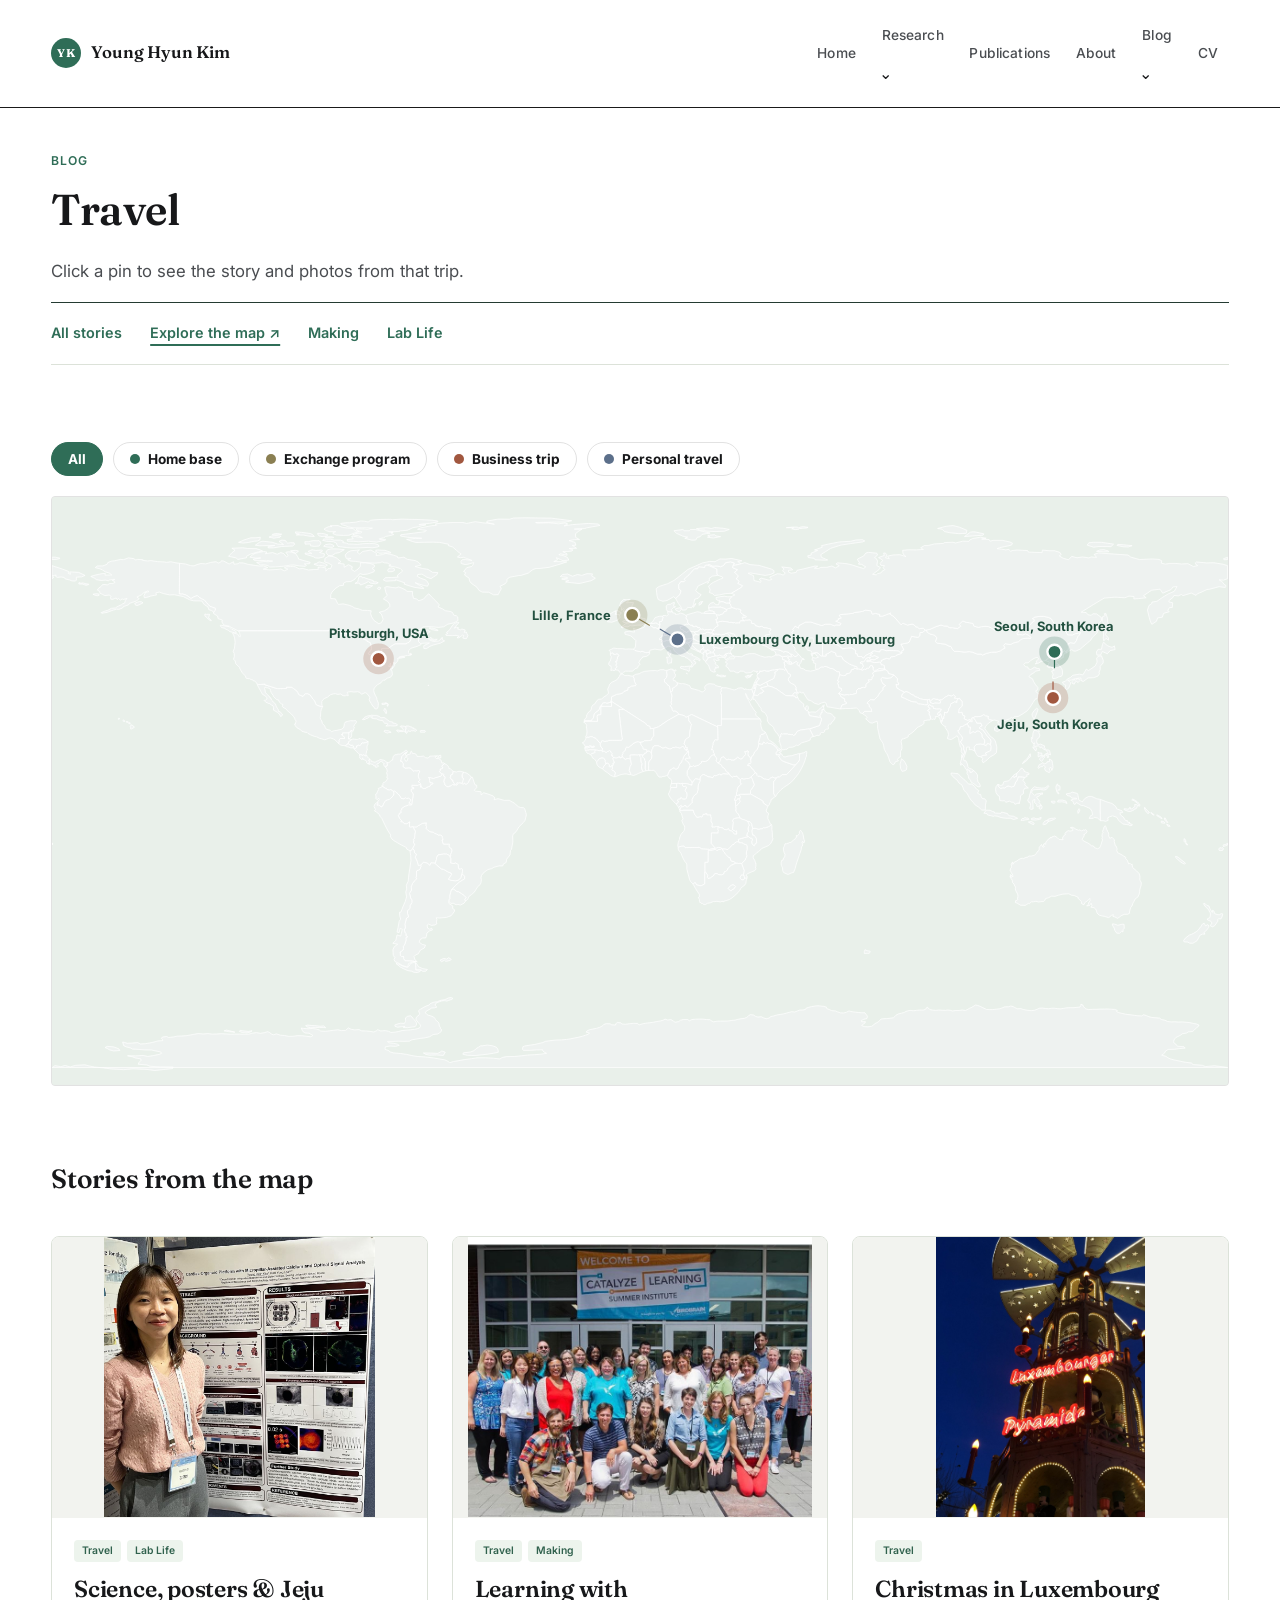
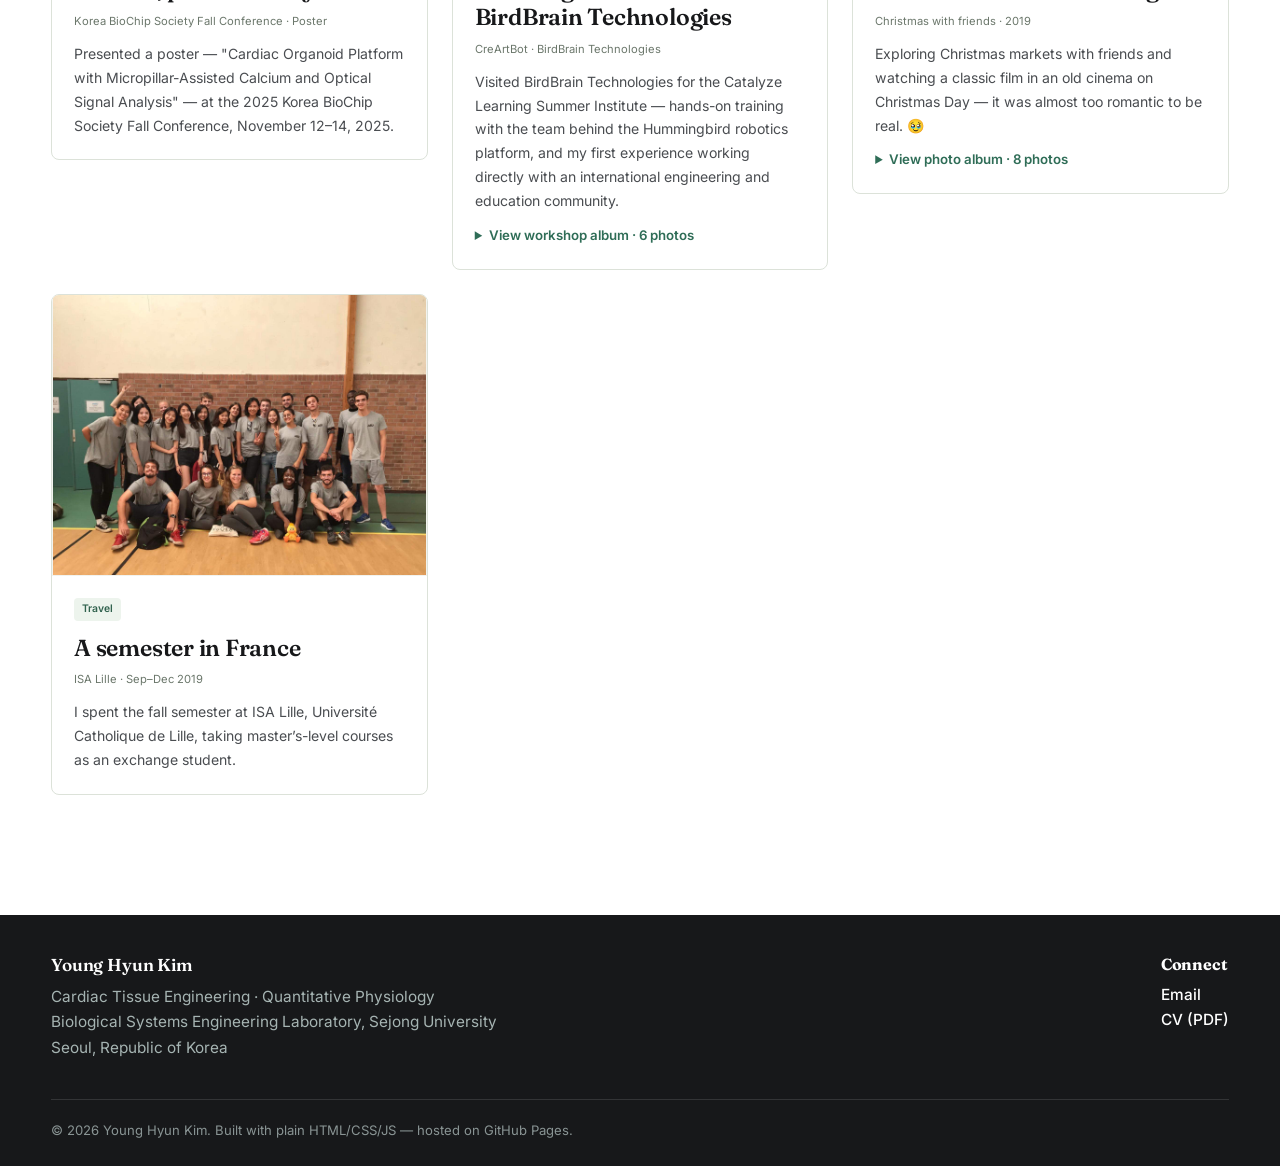
<file: blog-travel.html>
<!DOCTYPE html>
<html lang="en">
<head>
<meta charset="UTF-8">
<meta name="viewport" content="width=device-width, initial-scale=1.0">
<title>Travel — Young Hyun Kim</title>
<link rel="icon" href="assets/img/favicon.svg" type="image/svg+xml">
<link rel="preconnect" href="https://fonts.googleapis.com">
<link href="https://fonts.googleapis.com/css2?family=Fraunces:opsz,wght@9..144,400..900&family=Inter:wght@400;500;600;700&display=swap" rel="stylesheet">
<link rel="stylesheet" href="css/style.css?v=20261107-mapfix">
<link rel="stylesheet" href="css/responsive.css?v=20261107">
<link rel="stylesheet" href="css/journal.css?v=20261107-simple">
</head>
<body>

<header class="site-header">
  <nav class="nav">
    <a href="index.html" class="brand"><span class="badge"><span>YK</span></span>Young Hyun Kim</a>
    <button class="nav-toggle" aria-label="Toggle navigation"><span></span><span></span><span></span></button>
    <ul class="nav-links">
      <li><a href="index.html" class="nav-link">Home</a></li>
      <li class="has-dropdown">
        <a href="research.html" class="nav-link">Research</a>
        <div class="dropdown"><a href="research.html">Overview</a><a href="figures.html">Figures &amp; Illustration</a></div>
      </li>
      <li><a href="publications.html" class="nav-link">Publications</a></li>
      <li><a href="about.html" class="nav-link">About</a></li>
      <li class="has-dropdown">
        <a href="blog.html" class="nav-link">Blog</a>
        <div class="dropdown"><a href="blog.html">Overview</a><a href="blog-travel.html" class="active">Travel</a><a href="blog-making.html">Making</a><a href="blog-gallery.html">Under the Scope</a></div>
      </li>
      <li><a href="assets/CV_Younghyun_Kim.pdf?v=20261117" class="nav-link" target="_blank" rel="noopener">CV</a></li>
    </ul>
  </nav>
</header>

<section class="tight">
  <div class="container">
    <span class="eyebrow">Blog</span>
    <h1>Travel</h1>
    <p style="font-size:1.05rem; max-width:720px;">Click a pin to see the story and photos from that trip.</p>

    <nav class="journal-nav" aria-label="Journal views"><a href="blog.html">All stories</a><a href="blog-travel.html">Explore the map ↗</a><a href="blog-making.html">Making</a><a href="blog.html?tag=Lab%20Life">Lab Life</a></nav>
  </div>
</section>

<section class="tight">
  <div class="container">
    <div id="travel-filters" class="map-filters"></div>
    <svg id="travel-map" viewBox="0 0 1000 500" xmlns="http://www.w3.org/2000/svg" role="img" aria-label="World map with travel pins">
<rect x="0" y="0" width="1000" height="500" fill="#e9f0ea"/>
<g class="countries">
<path class="country" data-name="Afghanistan" id="c-Afghanistan" d="M670.0,151.0 L672.9,152.0 L675.0,151.7 L675.5,150.4 L677.7,150.0 L679.3,149.1 L679.9,146.9 L682.2,146.4 L682.6,145.4 L683.9,146.1 L684.8,146.2 L686.3,146.2 L688.4,146.8 L689.3,147.2 L691.3,146.3 L692.2,146.8 L693.1,145.5 L694.8,145.6 L695.2,145.2 L695.5,144.1 L696.7,143.1 L698.2,143.7 L697.9,144.6 L698.7,144.7 L698.5,147.0 L699.6,147.9 L700.5,147.4 L701.8,147.1 L703.5,145.8 L705.4,146.1 L708.3,146.1 L708.8,146.9 L707.2,147.2 L705.7,147.7 L702.6,148.0 L699.6,148.6 L698.0,149.8 L698.6,151.0 L698.9,152.4 L697.5,153.5 L697.7,154.6 L696.9,155.6 L694.3,155.5 L695.3,157.3 L693.6,158.0 L692.4,159.7 L692.5,161.4 L691.5,162.2 L690.4,161.9 L688.3,162.3 L688.0,163.0 L685.9,163.0 L684.4,164.6 L684.3,167.0 L680.7,168.1 L678.8,167.9 L678.2,168.5 L676.5,168.1 L673.7,168.6 L669.1,167.1 L671.6,164.6 L671.4,162.8 L669.3,162.4 L669.1,160.6 L668.2,158.4 L669.3,156.9 L668.1,156.5 L668.9,154.4 L670.0,151.0 Z"/>
<path class="country" data-name="Angola" id="c-Angola" d="M545.4,266.3 L546.0,268.4 L546.8,270.1 L547.5,271.0 L548.5,272.4 L550.4,272.2 L551.3,271.8 L552.8,272.2 L553.2,271.5 L553.9,269.9 L555.7,269.8 L555.8,269.3 L557.2,269.3 L557.0,270.3 L560.4,270.3 L560.4,272.0 L561.0,273.1 L560.6,274.7 L560.8,276.5 L561.7,277.5 L561.5,280.8 L562.2,280.5 L563.4,280.6 L565.2,280.2 L566.4,280.4 L566.7,281.2 L566.4,282.6 L566.9,283.9 L566.5,284.9 L566.7,285.9 L560.9,285.8 L560.8,294.7 L562.7,296.9 L564.5,298.7 L559.4,299.8 L552.7,299.4 L550.7,298.1 L539.5,298.2 L539.1,298.4 L537.4,297.1 L535.6,297.1 L533.9,297.5 L532.6,298.1 L532.3,296.3 L532.7,293.9 L533.7,291.3 L533.8,290.1 L534.7,287.6 L535.4,286.5 L537.0,284.7 L537.9,283.4 L538.2,281.4 L538.0,279.8 L537.2,278.8 L536.4,277.1 L535.8,275.5 L535.9,274.9 L536.8,273.8 L535.9,271.1 L535.4,269.2 L534.0,267.5 L534.2,266.9 L535.4,266.6 L536.2,266.6 L537.2,266.3 L545.4,266.3 Z M534.5,265.8 L533.8,266.1 L533.1,264.0 L534.2,262.8 L535.1,262.3 L536.1,263.3 L535.1,263.9 L534.6,264.6 L534.5,265.8 Z"/>
<path class="country" data-name="Albania" id="c-Albania" d="M557.2,133.7 L556.8,134.7 L557.2,135.9 L558.4,136.5 L558.3,137.3 L557.4,137.7 L557.3,138.6 L556.0,139.9 L555.5,139.7 L555.4,139.1 L553.9,138.2 L553.7,136.9 L553.9,135.0 L554.3,134.1 L553.8,133.7 L553.6,132.8 L554.8,131.4 L555.0,131.9 L555.8,131.7 L556.3,132.4 L557.0,132.7 L557.2,133.7 Z"/>
<path class="country" data-name="United Arab Emirates" id="c-United-Arab-Emirates" d="M643.3,182.7 L643.8,182.5 L643.9,183.3 L646.0,182.8 L648.3,182.9 L650.0,183.0 L651.9,181.1 L654.0,179.3 L655.8,177.6 L656.3,178.6 L656.7,180.8 L655.2,180.8 L655.0,182.6 L655.5,183.0 L654.2,183.5 L654.2,184.7 L653.4,185.8 L653.4,186.9 L652.8,187.5 L644.4,186.1 L643.4,183.3 L643.3,182.7 Z"/>
<path class="country" data-name="Argentina" id="c-Argentina" d="M318.1,403.3 L315.4,403.5 L314.0,402.5 L312.3,402.4 L309.4,402.4 L309.3,396.2 L310.4,397.5 L311.8,399.6 L315.4,401.2 L319.3,401.9 L318.1,403.3 Z M319.5,311.3 L321.2,313.3 L322.3,311.1 L325.4,311.2 L325.9,311.8 L331.0,316.3 L333.3,316.8 L336.6,318.8 L339.5,319.9 L339.9,321.1 L337.2,325.3 L340.0,326.1 L343.1,326.5 L345.3,326.1 L347.8,323.9 L348.3,321.5 L349.6,321.0 L351.0,322.6 L351.0,324.8 L348.6,326.3 L346.8,327.4 L343.6,330.1 L339.9,333.9 L339.2,336.2 L338.5,339.0 L338.5,341.8 L337.9,342.4 L337.7,344.2 L337.5,345.6 L341.0,348.0 L340.7,349.9 L342.4,351.1 L342.3,352.5 L339.6,356.1 L335.5,357.6 L329.9,358.1 L326.8,357.9 L327.4,359.5 L326.9,361.6 L327.4,363.0 L325.7,364.0 L322.9,364.4 L320.2,363.3 L319.1,364.1 L319.5,366.8 L321.4,367.7 L322.9,366.8 L323.7,368.2 L321.2,369.1 L318.9,370.8 L318.5,373.6 L317.9,375.1 L315.3,375.1 L313.1,376.5 L312.3,378.6 L315.0,380.6 L317.7,381.2 L316.7,383.7 L313.4,385.3 L311.6,388.5 L309.1,389.6 L307.9,390.9 L308.8,393.8 L310.7,395.4 L309.5,395.3 L306.9,394.8 L300.2,394.5 L299.1,392.8 L299.1,390.8 L297.3,390.9 L296.3,389.9 L296.1,387.0 L298.2,385.8 L299.1,384.0 L298.8,382.6 L300.2,380.2 L301.2,376.6 L300.9,374.9 L302.2,374.4 L301.9,373.4 L300.6,372.8 L301.5,371.6 L300.2,370.6 L299.6,367.4 L300.7,366.8 L300.2,363.4 L300.9,360.6 L301.6,358.1 L303.3,357.1 L302.4,354.4 L302.4,351.8 L304.5,350.0 L304.5,347.7 L306.1,345.0 L306.1,342.4 L305.3,341.9 L304.1,337.1 L305.8,334.3 L305.5,331.6 L306.5,329.1 L308.3,326.4 L310.3,324.7 L309.5,323.6 L310.0,322.7 L310.0,318.1 L313.0,316.7 L313.9,313.9 L313.6,313.2 L315.9,310.6 L319.5,311.3 Z"/>
<path class="country" data-name="Armenia" id="c-Armenia" d="M621.1,135.9 L624.9,135.4 L625.5,136.2 L626.6,136.6 L626.0,137.3 L627.5,138.3 L626.7,139.2 L627.9,139.9 L629.1,140.4 L629.2,142.3 L628.2,142.4 L627.0,140.8 L627.1,140.4 L625.8,140.4 L625.0,139.6 L624.4,139.7 L623.3,138.9 L621.3,138.2 L621.5,136.8 L621.1,135.9 Z"/>
<path class="country" data-name="Antarctica" id="c-Antarctica" d="M334.5,472.3 L333.7,473.7 L332.9,475.0 L327.1,474.6 L320.9,474.8 L317.4,473.9 L317.4,473.7 L315.9,472.9 L322.1,473.0 L328.1,473.3 L330.2,472.2 L331.6,471.2 L334.5,472.3 Z M57.8,470.8 L52.4,471.2 L48.8,470.2 L47.1,469.2 L47.0,469.1 L45.2,468.3 L46.9,467.3 L52.1,467.7 L54.9,468.6 L57.0,469.6 L57.8,470.8 Z M374.6,466.8 L378.0,468.0 L379.2,469.7 L379.5,470.9 L379.6,472.3 L375.3,473.2 L370.8,473.9 L365.6,474.5 L359.8,475.1 L353.2,474.9 L349.5,474.0 L350.0,472.8 L356.0,472.1 L358.4,471.2 L360.1,470.0 L361.3,468.9 L363.0,467.9 L364.8,466.8 L364.8,466.8 L366.2,466.8 L370.4,466.2 L374.6,466.8 Z M163.3,454.2 L166.9,454.6 L170.2,454.1 L168.6,455.1 L166.0,455.8 L162.2,455.6 L159.4,454.6 L159.4,454.6 L160.0,453.7 L163.3,454.2 Z M151.2,454.1 L155.5,455.2 L153.8,455.1 L150.2,454.8 L146.4,454.1 L146.4,454.1 L148.4,453.5 L151.2,454.1 Z M225.1,449.8 L228.1,450.2 L231.1,449.9 L232.8,451.4 L230.6,451.2 L227.2,451.3 L223.8,451.2 L220.0,451.4 L217.2,450.8 L215.7,449.7 L217.5,449.2 L221.0,449.6 L225.1,449.8 Z M309.9,447.1 L310.2,448.4 L309.7,449.4 L308.9,450.5 L305.7,450.9 L302.6,451.4 L298.9,451.3 L300.3,450.3 L297.0,450.6 L293.9,451.0 L291.8,450.2 L291.6,449.1 L294.7,448.0 L294.7,448.0 L296.6,447.6 L299.8,447.8 L300.6,446.3 L300.8,445.3 L300.7,443.1 L302.3,441.8 L304.9,441.3 L306.3,442.4 L307.0,443.4 L308.2,444.7 L309.1,445.8 L309.9,447.1 Z M337.2,428.2 L336.0,428.8 L333.9,428.4 L331.6,428.6 L329.7,429.3 L327.7,430.0 L326.4,430.8 L326.0,431.9 L326.1,432.9 L327.4,433.9 L325.5,434.5 L322.9,434.7 L321.4,435.7 L319.8,436.5 L318.0,437.7 L317.6,438.8 L318.6,439.9 L320.0,440.8 L322.3,441.4 L324.5,442.3 L325.6,443.4 L326.2,444.4 L327.0,445.5 L328.3,446.4 L329.1,447.5 L329.5,450.0 L330.3,451.1 L330.5,452.2 L331.4,453.2 L331.0,454.7 L329.5,455.9 L327.9,456.8 L324.2,457.2 L322.9,458.1 L321.2,459.1 L317.1,460.1 L313.4,460.5 L309.9,461.1 L306.1,461.7 L303.9,462.9 L299.4,463.0 L294.5,462.9 L290.1,463.1 L285.4,463.1 L286.3,464.2 L290.6,464.7 L293.7,465.4 L295.4,466.4 L292.3,467.3 L287.5,467.0 L283.5,467.7 L283.4,468.9 L283.3,469.9 L286.5,470.9 L287.1,471.9 L290.7,472.9 L296.5,473.4 L301.5,474.1 L305.5,475.0 L310.6,475.9 L317.5,476.3 L324.3,477.1 L329.0,477.9 L334.2,478.8 L336.9,480.1 L338.3,481.2 L341.6,480.2 L346.2,479.4 L351.1,478.5 L356.8,477.8 L361.8,477.0 L368.7,477.0 L375.5,477.4 L381.1,478.0 L382.9,476.8 L386.7,476.0 L393.8,475.9 L399.3,475.3 L404.5,474.7 L410.2,474.4 L416.4,473.9 L420.7,473.2 L418.7,472.2 L417.5,471.2 L417.5,470.2 L412.2,470.3 L406.4,470.7 L401.0,470.7 L400.2,469.7 L400.6,467.6 L401.9,467.0 L405.8,466.4 L410.5,465.7 L413.9,464.9 L417.3,464.1 L419.8,463.0 L423.6,462.5 L427.3,462.1 L429.2,461.9 L433.5,461.8 L437.6,461.4 L441.0,460.9 L444.4,460.2 L447.5,459.6 L451.3,458.7 L453.8,457.8 L456.4,456.9 L457.2,455.9 L454.3,455.2 L455.2,454.1 L457.1,453.2 L460.0,452.6 L463.0,452.0 L465.9,451.1 L468.0,450.0 L469.4,448.7 L471.4,448.0 L474.7,448.1 L476.1,449.0 L479.4,449.2 L479.5,448.1 L480.9,447.0 L483.9,447.3 L484.6,448.3 L487.9,448.5 L491.5,448.0 L495.0,447.7 L498.2,447.9 L499.4,449.0 L502.4,448.1 L505.2,447.6 L508.4,447.2 L511.5,446.8 L514.3,446.2 L517.4,445.7 L519.8,445.1 L521.5,444.1 L523.6,444.9 L526.5,444.5 L528.5,445.8 L530.0,446.8 L533.2,446.2 L534.5,445.1 L537.3,444.4 L540.9,444.5 L542.0,445.6 L544.3,444.5 L547.3,444.2 L550.6,444.1 L553.5,444.1 L556.6,444.5 L559.6,444.6 L560.9,445.6 L562.7,446.4 L565.7,445.9 L569.0,445.8 L572.2,445.8 L575.3,445.7 L578.0,445.3 L581.0,445.0 L583.4,444.3 L586.0,443.8 L588.9,443.5 L591.0,442.7 L592.5,441.2 L594.1,440.3 L597.0,440.7 L598.1,441.7 L600.5,442.4 L603.3,442.1 L605.3,443.1 L607.4,443.8 L610.2,443.2 L611.2,442.0 L613.7,441.5 L616.6,440.6 L619.3,440.2 L622.5,439.6 L624.7,439.0 L627.0,438.4 L629.2,437.8 L631.8,438.1 L634.3,437.1 L636.1,436.4 L638.7,436.4 L641.0,435.8 L641.5,434.8 L643.9,434.0 L646.2,433.5 L648.9,433.0 L651.5,432.8 L653.9,433.0 L656.5,433.3 L658.8,434.0 L659.0,435.2 L661.5,436.1 L663.2,436.9 L666.5,437.2 L668.3,438.0 L670.6,438.8 L673.3,438.9 L675.5,438.4 L677.9,437.2 L680.5,437.8 L683.3,438.2 L685.9,438.5 L688.6,438.7 L691.4,438.7 L693.6,441.6 L693.5,442.3 L693.2,443.6 L690.5,444.3 L688.4,445.3 L688.7,446.4 L691.9,446.3 L691.5,447.4 L690.1,448.4 L688.7,449.6 L690.9,450.5 L694.1,450.7 L697.3,450.2 L698.8,449.2 L699.7,448.1 L701.3,447.3 L703.0,446.4 L703.7,445.5 L705.2,444.1 L706.9,443.8 L710.1,443.7 L712.9,443.4 L715.7,443.0 L717.0,441.9 L717.9,440.8 L719.8,439.8 L722.5,439.1 L724.8,438.5 L726.3,437.6 L727.9,437.1 L729.9,436.7 L732.7,437.0 L735.2,436.7 L737.9,436.4 L741.0,436.5 L743.0,435.8 L744.4,433.9 L745.4,434.7 L746.7,436.0 L749.1,436.5 L751.8,436.7 L754.4,436.4 L757.2,436.6 L759.9,436.7 L761.6,436.4 L763.9,436.6 L766.1,437.2 L768.6,436.8 L771.6,436.8 L774.1,436.4 L777.0,436.8 L778.8,435.9 L780.3,435.0 L782.2,434.2 L785.6,432.1 L787.4,432.5 L789.6,433.3 L791.4,434.2 L794.9,435.9 L797.7,436.0 L800.2,436.0 L803.2,435.7 L806.2,435.3 L808.5,434.5 L810.4,433.7 L813.5,433.6 L815.6,433.0 L817.7,433.5 L819.2,434.4 L821.1,435.3 L824.2,435.2 L826.1,435.9 L829.4,436.6 L832.9,436.9 L835.8,436.6 L837.9,435.8 L839.8,434.9 L842.3,434.7 L844.8,435.1 L847.7,435.3 L850.3,434.9 L852.8,434.9 L855.2,435.2 L857.8,435.4 L860.3,435.0 L863.3,434.5 L866.1,434.4 L869.3,434.4 L871.8,434.1 L874.3,433.9 L875.1,432.6 L875.2,431.4 L876.9,432.2 L877.4,433.4 L878.4,434.6 L879.5,435.5 L881.8,436.0 L885.0,435.8 L888.6,435.8 L891.1,435.6 L894.8,435.6 L897.4,435.5 L901.0,435.7 L904.1,435.9 L906.1,436.7 L905.6,437.8 L907.4,438.6 L910.3,439.3 L913.4,440.0 L917.0,440.4 L920.8,440.9 L923.6,441.3 L926.8,441.4 L928.6,440.4 L931.0,441.2 L933.1,442.1 L935.6,442.7 L939.0,443.0 L942.2,443.3 L943.5,444.4 L946.7,445.1 L948.8,446.1 L951.9,446.5 L955.1,446.4 L958.1,446.6 L961.4,446.5 L964.7,446.8 L967.8,447.1 L970.7,447.8 L973.6,448.3 L975.6,449.2 L975.2,450.2 L973.8,451.2 L972.5,452.5 L971.5,453.5 L970.2,454.6 L966.6,455.0 L965.0,456.0 L961.4,456.6 L960.1,457.7 L958.2,458.7 L956.2,459.6 L955.1,460.8 L954.4,461.8 L954.1,463.0 L954.1,464.1 L955.7,465.2 L956.3,466.2 L957.6,467.2 L962.8,467.6 L963.9,468.8 L958.9,469.2 L954.6,469.8 L949.4,469.9 L947.0,471.5 L946.5,472.8 L945.3,473.8 L943.9,474.8 L947.6,475.8 L949.0,476.9 L951.4,478.0 L954.7,478.9 L958.6,479.7 L962.8,480.6 L969.2,481.5 L970.6,482.8 L978.6,483.4 L979.1,483.7 L981.2,484.5 L988.8,483.8 L995.2,484.6 L1000.0,485.3 L0.2,485.3 L2.6,483.7 L7.6,484.6 L7.9,484.5 L10.9,483.6 L11.3,483.6 L11.6,483.7 L15.6,484.8 L19.1,483.7 L19.8,483.5 L27.9,483.0 L30.6,483.7 L31.9,484.0 L36.0,484.9 L43.9,485.6 L50.2,486.5 L60.9,487.1 L68.9,486.4 L80.7,486.9 L87.4,487.8 L94.8,487.0 L102.5,486.2 L103.1,484.9 L92.1,484.8 L83.2,484.2 L80.8,483.1 L73.4,482.5 L73.9,481.2 L74.9,480.1 L75.9,479.0 L75.4,477.9 L70.8,477.1 L68.6,476.2 L64.3,475.3 L71.1,475.4 L77.5,475.0 L81.5,475.9 L86.5,475.1 L91.1,474.1 L93.3,473.2 L92.3,472.0 L88.7,471.3 L84.6,470.4 L78.9,470.3 L73.9,469.9 L68.5,469.6 L66.7,468.6 L63.1,467.7 L61.0,466.7 L60.1,463.6 L61.5,463.9 L64.0,464.7 L68.5,464.5 L72.9,464.1 L75.2,465.3 L79.6,465.0 L83.3,464.4 L86.8,463.6 L90.0,462.7 L94.2,462.4 L94.0,461.4 L93.1,460.4 L93.9,459.4 L97.5,458.9 L99.1,459.8 L103.3,459.3 L106.6,458.6 L110.5,458.5 L114.3,458.2 L118.0,457.6 L121.0,457.0 L124.4,456.4 L126.6,456.6 L128.5,456.8 L132.6,456.4 L136.3,456.9 L140.1,456.8 L143.8,456.5 L147.5,456.7 L151.7,457.0 L155.5,456.9 L159.5,456.9 L163.7,457.0 L167.5,456.9 L170.3,456.1 L173.7,455.6 L177.2,456.2 L180.5,455.7 L183.5,454.8 L185.3,455.6 L186.3,456.6 L188.1,457.5 L190.9,456.7 L194.3,457.8 L198.0,458.1 L201.2,458.8 L205.1,458.7 L208.7,458.2 L212.9,458.3 L216.6,458.7 L220.4,459.2 L221.9,458.0 L220.1,457.0 L218.7,456.1 L215.2,455.9 L213.6,454.8 L213.0,453.8 L212.0,451.7 L214.1,452.1 L217.8,452.3 L221.4,452.1 L224.6,452.5 L227.4,453.3 L228.6,454.3 L232.4,454.5 L236.0,454.1 L239.8,453.6 L243.2,453.2 L246.1,453.9 L249.8,453.7 L252.1,451.6 L254.4,452.8 L257.6,453.3 L261.1,453.0 L263.4,454.1 L267.0,454.2 L270.4,454.5 L273.7,455.1 L275.9,454.1 L277.0,453.1 L279.7,454.2 L283.5,453.9 L286.4,454.5 L288.3,455.5 L292.0,455.2 L294.9,454.6 L297.7,453.9 L301.1,453.5 L305.0,453.2 L308.5,452.8 L311.2,452.2 L312.9,451.3 L313.5,450.1 L313.2,449.0 L312.3,447.9 L311.3,446.8 L310.5,445.7 L309.8,444.7 L309.6,443.7 L309.9,442.6 L311.2,441.5 L312.3,440.4 L312.7,439.3 L312.2,438.1 L311.8,437.0 L313.2,435.8 L314.7,435.0 L316.5,433.9 L318.4,433.0 L320.6,432.2 L321.7,431.0 L323.3,430.3 L325.0,429.6 L327.7,429.4 L329.4,428.5 L331.4,428.0 L333.6,427.7 L335.7,426.9 L337.2,426.1 L339.4,425.8 L341.0,426.5 L340.0,427.4 L337.2,428.2 Z"/>
<path class="country" data-name="French Southern and Antarctic Lands" id="c-French-Southern-and-Antarctic-Lands" d="M691.5,385.1 L693.3,385.9 L695.9,386.3 L696.0,386.8 L695.2,388.1 L691.0,388.3 L690.9,386.8 L691.3,385.6 L691.5,385.1 Z"/>
<path class="country" data-name="Australia" id="c-Australia" d="M903.9,363.3 L906.6,364.3 L908.1,363.9 L910.2,363.4 L911.9,363.5 L912.1,366.8 L911.2,367.8 L910.9,370.0 L909.9,369.3 L908.0,371.2 L907.4,371.1 L905.7,371.0 L904.0,368.6 L903.6,366.8 L902.0,364.3 L902.1,363.1 L903.9,363.3 Z M898.8,288.2 L899.8,290.4 L901.6,289.4 L902.5,290.5 L903.8,291.6 L903.5,292.9 L904.1,295.2 L904.5,296.6 L905.2,297.0 L906.0,299.3 L905.7,300.8 L906.6,302.7 L909.6,304.1 L911.6,305.4 L913.5,306.6 L913.1,307.3 L914.7,309.1 L915.8,312.1 L916.9,311.5 L918.0,312.7 L918.7,312.2 L919.2,315.2 L921.1,316.9 L922.4,317.9 L924.6,320.2 L925.4,322.4 L925.4,324.0 L925.3,325.7 L926.6,328.1 L926.4,330.5 L925.9,331.8 L925.2,334.3 L925.2,335.9 L924.7,337.9 L923.5,340.4 L921.4,341.8 L920.4,343.9 L919.5,345.3 L918.7,347.7 L917.6,349.1 L916.9,351.2 L916.5,353.1 L916.7,354.0 L915.1,354.9 L912.0,355.0 L909.4,356.2 L908.1,357.2 L906.4,358.4 L904.1,357.2 L902.4,356.7 L902.9,355.3 L901.3,355.8 L898.9,357.8 L896.5,357.1 L894.9,356.6 L893.4,356.4 L890.7,355.6 L888.9,353.9 L888.4,351.8 L887.7,350.4 L886.3,349.3 L883.7,348.9 L884.6,347.6 L883.9,345.5 L882.6,347.4 L880.1,347.9 L881.5,346.4 L882.0,344.8 L883.0,343.4 L882.8,341.4 L880.5,343.8 L878.8,344.7 L877.7,346.9 L875.6,345.8 L875.7,344.3 L873.9,342.3 L872.5,341.2 L873.0,340.6 L869.4,338.9 L867.5,338.8 L864.8,337.5 L859.8,337.8 L856.2,338.7 L853.1,339.7 L850.4,339.5 L847.5,340.9 L845.1,341.6 L844.5,343.0 L843.5,344.1 L841.1,344.2 L839.4,344.5 L836.9,343.9 L834.9,344.3 L833.0,344.4 L831.4,345.9 L830.6,345.7 L829.2,346.5 L827.8,347.4 L825.8,347.3 L824.0,347.3 L821.0,345.5 L819.5,345.0 L819.6,343.4 L821.0,343.0 L821.4,342.4 L821.3,341.4 L821.7,339.5 L821.4,337.8 L819.9,335.0 L819.4,333.4 L819.6,331.8 L818.4,330.0 L818.4,329.2 L817.1,328.1 L816.8,325.9 L815.2,323.7 L814.8,322.5 L816.1,323.7 L815.1,321.2 L816.5,322.0 L817.3,323.1 L817.3,321.6 L815.9,319.4 L815.6,318.6 L815.0,317.7 L815.3,316.1 L815.9,315.4 L816.2,314.1 L815.9,312.4 L817.1,310.4 L817.3,312.5 L818.5,310.6 L820.7,309.7 L822.1,308.5 L824.2,307.5 L825.5,307.3 L826.2,307.6 L828.4,306.6 L830.1,306.3 L830.5,305.7 L831.3,305.4 L832.8,305.5 L835.7,304.7 L837.2,303.4 L837.9,302.0 L839.6,300.5 L839.7,299.4 L839.8,297.9 L841.7,295.6 L842.9,298.0 L844.1,297.4 L843.1,296.1 L843.9,294.8 L845.2,295.4 L845.5,293.2 L847.0,291.9 L847.7,290.8 L849.1,290.3 L849.1,289.5 L850.3,289.9 L850.4,289.2 L851.6,288.8 L853.0,288.4 L855.0,289.7 L856.6,291.3 L858.3,291.3 L860.1,291.6 L859.5,290.1 L860.8,287.8 L862.1,287.1 L861.6,286.4 L862.8,284.8 L864.5,283.8 L865.9,284.2 L868.3,283.7 L868.2,282.2 L866.2,281.3 L867.7,280.9 L869.5,281.6 L871.0,282.7 L873.3,283.5 L874.1,283.2 L875.8,284.0 L877.5,283.2 L878.5,283.5 L879.1,282.9 L880.4,284.3 L879.7,285.8 L878.6,286.9 L877.7,287.0 L878.0,288.1 L877.2,289.5 L876.2,290.9 L876.4,291.7 L878.6,293.2 L880.7,294.1 L882.2,295.0 L884.2,296.7 L885.0,296.7 L886.4,297.4 L886.8,298.3 L889.5,299.2 L891.3,298.2 L891.9,296.8 L892.4,295.5 L892.8,294.0 L893.6,291.8 L893.2,290.4 L893.4,289.6 L893.1,288.1 L893.5,286.0 L894.0,285.4 L893.6,284.5 L894.2,283.0 L894.8,281.5 L894.8,280.7 L895.9,279.6 L896.7,281.0 L896.9,282.7 L897.5,283.1 L897.7,284.2 L898.7,285.7 L898.9,287.2 L898.8,288.2 Z"/>
<path class="country" data-name="Austria" id="c-Austria" d="M547.2,116.3 L547.0,117.5 L545.4,117.5 L545.9,118.1 L545.0,119.9 L544.5,120.3 L542.0,120.4 L540.6,121.0 L538.4,120.8 L534.4,120.1 L533.8,119.1 L531.0,119.6 L530.7,120.1 L529.0,119.7 L527.6,119.7 L526.3,119.2 L526.8,118.5 L526.7,118.0 L527.5,117.8 L528.9,118.6 L529.3,117.9 L531.7,118.0 L533.7,117.5 L535.1,117.6 L535.9,118.1 L536.2,117.7 L535.8,115.9 L536.8,115.5 L537.8,114.2 L539.8,115.1 L541.4,114.0 L542.4,113.8 L544.5,114.6 L545.8,114.5 L547.1,115.0 L546.9,115.4 L547.2,116.3 Z"/>
<path class="country" data-name="Azerbaijan" id="c-Azerbaijan" d="M625.0,139.6 L625.8,140.4 L627.1,140.4 L627.0,140.8 L628.2,142.4 L626.3,142.0 L624.9,140.7 L624.4,139.7 L625.0,139.6 Z M631.6,135.5 L632.8,135.7 L633.3,135.0 L635.0,133.9 L636.4,135.3 L637.8,137.3 L639.1,137.4 L640.0,138.2 L637.7,138.4 L637.2,140.6 L636.7,141.5 L635.7,142.2 L635.8,143.6 L635.1,143.7 L633.4,142.2 L634.3,140.9 L633.5,140.0 L632.5,140.3 L629.2,142.3 L629.1,140.4 L627.9,139.9 L626.7,139.2 L627.5,138.3 L626.0,137.3 L626.6,136.6 L625.5,136.2 L624.9,135.4 L625.6,135.0 L627.7,135.8 L629.2,135.9 L629.5,135.6 L628.2,134.1 L628.9,133.7 L629.7,133.8 L631.6,135.5 Z"/>
<path class="country" data-name="Burundi" id="c-Burundi" d="M581.5,262.5 L581.3,259.1 L580.6,257.9 L582.3,258.1 L583.2,256.5 L584.6,256.7 L584.8,257.8 L585.4,258.4 L585.4,259.3 L584.7,259.9 L583.7,261.4 L582.6,262.4 L581.5,262.5 Z"/>
<path class="country" data-name="Belgium" id="c-Belgium" d="M509.2,107.4 L511.2,107.6 L513.8,107.0 L515.6,108.2 L517.1,108.9 L516.8,110.8 L516.1,110.9 L515.8,112.4 L513.3,111.2 L511.9,111.4 L510.0,110.1 L508.7,108.9 L507.4,108.9 L507.0,107.9 L509.2,107.4 Z"/>
<path class="country" data-name="Benin" id="c-Benin" d="M507.5,232.6 L505.2,232.9 L504.5,231.0 L504.6,224.6 L504.1,224.1 L504.0,222.7 L503.0,221.7 L502.1,220.9 L502.5,219.5 L503.5,219.1 L504.0,217.9 L505.4,217.7 L506.0,216.8 L506.9,216.0 L507.9,216.0 L510.0,217.6 L509.9,218.5 L510.5,220.2 L510.0,221.3 L510.3,222.0 L508.9,223.8 L508.1,224.6 L507.6,226.4 L507.6,228.1 L507.5,232.6 Z"/>
<path class="country" data-name="Burkina Faso" id="c-Burkina-Faso" d="M492.1,223.2 L490.2,222.5 L488.9,222.6 L488.0,223.3 L486.7,222.7 L486.2,221.8 L485.0,221.2 L484.8,219.6 L485.6,218.4 L485.5,217.5 L487.7,215.2 L488.1,213.3 L488.9,212.6 L490.2,213.0 L491.4,212.4 L491.8,211.7 L493.9,210.4 L494.4,209.6 L497.0,208.4 L498.6,208.0 L499.3,208.5 L501.0,208.5 L500.8,209.9 L501.2,211.1 L502.8,213.0 L502.8,214.3 L506.0,214.9 L506.0,216.8 L505.4,217.7 L504.0,217.9 L503.5,219.1 L502.5,219.5 L500.1,219.4 L498.8,219.2 L497.9,219.6 L496.7,219.4 L491.8,219.5 L491.8,221.1 L492.1,223.2 Z"/>
<path class="country" data-name="Bangladesh" id="c-Bangladesh" d="M757.4,188.8 L757.4,190.8 L756.4,190.3 L756.6,192.6 L755.8,191.1 L755.6,189.7 L755.1,188.4 L753.9,186.8 L751.4,186.7 L751.6,187.8 L750.8,189.3 L749.6,188.8 L749.2,189.3 L748.4,189.0 L747.3,188.7 L746.9,186.4 L745.9,184.4 L746.4,182.7 L744.7,181.9 L745.3,180.9 L747.0,179.9 L745.0,178.4 L746.0,176.5 L748.2,177.7 L749.5,177.9 L749.8,179.8 L752.4,180.2 L755.0,180.1 L756.6,180.6 L755.3,183.0 L754.1,183.1 L753.2,184.7 L754.7,186.2 L755.2,184.4 L756.0,184.4 L757.4,188.8 Z"/>
<path class="country" data-name="Bulgaria" id="c-Bulgaria" d="M562.9,127.1 L563.7,128.3 L564.8,128.1 L566.9,128.5 L571.0,128.6 L572.4,127.9 L575.7,127.3 L577.7,128.3 L579.3,128.6 L577.9,129.7 L576.9,131.7 L577.8,133.3 L575.4,132.9 L572.5,133.8 L572.5,135.2 L570.0,135.5 L568.0,134.5 L565.8,135.3 L563.8,135.2 L563.6,133.3 L562.2,132.4 L562.6,132.1 L562.3,131.7 L562.8,130.8 L563.9,130.0 L562.5,128.8 L562.3,127.8 L562.9,127.1 Z"/>
<path class="country" data-name="The Bahamas" id="c-The-Bahamas" d="M284.6,184.0 L283.9,184.1 L283.2,182.5 L282.2,181.7 L282.8,180.0 L283.6,180.1 L284.6,182.4 L284.6,184.0 Z M283.8,176.2 L280.8,176.6 L280.6,175.6 L281.9,175.4 L283.8,175.4 L283.8,176.2 Z M286.1,176.1 L285.6,178.1 L285.1,177.8 L285.2,176.3 L283.9,175.2 L283.9,174.9 L286.1,176.1 Z"/>
<path class="country" data-name="Bosnia and Herzegovina" id="c-Bosnia-and-Herzegovina" d="M552.8,125.4 L553.8,125.4 L553.1,126.6 L554.4,127.7 L554.0,129.0 L553.4,129.1 L552.9,129.4 L552.0,130.0 L551.6,131.5 L549.1,130.5 L548.0,129.3 L547.0,128.7 L545.7,127.7 L545.1,126.8 L543.8,125.5 L544.3,124.4 L545.3,125.0 L545.9,124.4 L547.2,124.4 L549.6,124.8 L551.5,124.8 L552.8,125.4 Z"/>
<path class="country" data-name="Belarus" id="c-Belarus" d="M565.2,100.2 L567.9,100.3 L570.9,99.2 L571.6,97.6 L573.9,96.8 L573.6,95.5 L575.3,95.0 L578.3,94.0 L581.2,94.7 L581.6,95.4 L583.0,95.0 L585.8,95.7 L586.0,97.0 L585.4,97.7 L587.2,99.6 L588.3,100.1 L588.1,100.6 L590.0,101.1 L590.8,101.8 L589.7,102.4 L587.5,102.3 L587.0,102.6 L587.6,103.5 L588.3,105.3 L585.9,105.4 L585.1,106.0 L584.9,107.4 L583.8,107.2 L581.3,107.3 L580.5,106.7 L579.5,107.1 L578.4,106.7 L576.3,106.7 L573.2,106.0 L570.4,105.8 L568.2,105.9 L566.7,106.6 L565.4,106.7 L565.3,105.5 L564.4,104.2 L566.1,103.6 L566.1,102.5 L565.4,101.5 L565.2,100.2 Z"/>
<path class="country" data-name="Belize" id="c-Belize" d="M252.4,200.5 L252.4,200.1 L252.7,200.0 L253.2,200.3 L254.2,198.6 L254.7,198.6 L254.7,199.0 L255.3,199.0 L255.2,199.8 L254.8,201.0 L255.0,201.4 L254.7,202.4 L254.9,202.7 L254.6,204.1 L254.0,204.8 L253.5,204.9 L253.0,205.9 L252.1,205.9 L252.4,202.7 L252.4,200.5 Z"/>
<path class="country" data-name="Bermuda" id="c-Bermuda" d="M320.1,160.3 L320.0,160.3 L320.0,160.3 L320.0,160.3 L320.0,160.3 L320.0,160.3 L320.0,160.3 L320.1,160.3 L320.0,160.3 L320.0,160.3 L319.9,160.4 L319.9,160.4 L319.9,160.4 L319.9,160.4 L319.8,160.4 L319.8,160.4 L319.8,160.4 L319.8,160.3 L319.8,160.3 L319.8,160.3 L319.8,160.3 L319.8,160.3 L319.9,160.2 L319.9,160.2 L319.9,160.2 L319.9,160.2 L319.8,160.3 L319.8,160.3 L319.8,160.3 L319.8,160.3 L319.8,160.3 L319.8,160.3 L319.8,160.4 L319.8,160.4 L319.9,160.4 L319.9,160.4 L319.9,160.4 L319.9,160.4 L319.9,160.4 L319.9,160.4 L320.0,160.4 L320.0,160.4 L320.1,160.4 L320.1,160.3 L320.1,160.3 L320.2,160.3 L320.2,160.2 L320.2,160.2 L320.3,160.2 L320.3,160.2 L320.4,160.2 L320.4,160.1 L320.4,160.1 L320.4,160.1 L320.4,160.1 L320.4,160.1 L320.4,160.0 L320.3,160.0 L320.3,160.1 L320.3,160.1 L320.2,160.1 L320.3,160.1 L320.3,160.1 L320.3,160.1 L320.3,160.1 L320.3,160.1 L320.3,160.1 L320.3,160.1 L320.3,160.1 L320.4,160.1 L320.4,160.1 L320.4,160.2 L320.3,160.2 L320.3,160.2 L320.2,160.1 L320.2,160.1 L320.2,160.1 L320.2,160.1 L320.2,160.2 L320.2,160.2 L320.2,160.2 L320.2,160.2 L320.1,160.2 L320.1,160.2 L320.1,160.3 L320.1,160.3 Z"/>
<path class="country" data-name="Bolivia" id="c-Bolivia" d="M325.4,311.2 L322.3,311.1 L321.2,313.3 L319.5,311.3 L315.9,310.6 L313.6,313.2 L311.6,313.5 L310.5,309.7 L309.0,306.6 L309.9,303.9 L308.4,302.7 L308.1,300.7 L306.7,298.8 L308.4,295.8 L307.3,293.5 L307.9,292.6 L307.4,291.5 L308.5,290.1 L308.5,287.8 L308.7,285.8 L309.3,284.9 L306.9,280.4 L308.9,280.7 L310.4,280.6 L311.0,279.8 L313.4,278.6 L314.9,277.6 L318.5,277.1 L318.2,279.2 L318.6,280.3 L318.3,282.1 L321.3,284.6 L324.5,285.1 L325.5,286.1 L327.4,286.7 L328.6,287.5 L330.3,287.4 L331.9,288.3 L332.1,289.9 L332.6,290.7 L332.6,291.9 L331.8,291.9 L332.9,295.2 L338.2,295.3 L337.8,296.9 L338.1,298.0 L339.6,298.8 L340.3,300.5 L339.8,302.7 L339.0,303.9 L339.3,305.5 L338.4,306.0 L338.4,305.2 L335.8,303.8 L333.2,303.7 L328.4,304.5 L327.0,307.0 L327.0,308.5 L325.9,311.8 L325.4,311.2 Z"/>
<path class="country" data-name="Brazil" id="c-Brazil" d="M339.9,333.9 L343.6,330.1 L346.8,327.4 L348.6,326.3 L351.0,324.8 L351.0,322.6 L349.6,321.0 L348.3,321.5 L348.8,319.9 L349.2,318.3 L349.2,316.7 L348.2,316.2 L347.1,316.7 L346.1,316.5 L345.8,315.5 L345.5,312.9 L345.0,312.1 L343.1,311.4 L342.0,311.9 L339.1,311.4 L339.2,307.6 L338.4,306.0 L339.3,305.5 L339.0,303.9 L339.8,302.7 L340.3,300.5 L339.6,298.8 L338.1,298.0 L337.8,296.9 L338.2,295.3 L332.9,295.2 L331.8,291.9 L332.6,291.9 L332.6,290.7 L332.1,289.9 L331.9,288.3 L330.3,287.4 L328.6,287.5 L327.4,286.7 L325.5,286.1 L324.5,285.1 L321.3,284.6 L318.3,282.1 L318.6,280.3 L318.2,279.2 L318.5,277.1 L314.9,277.6 L313.4,278.6 L311.0,279.8 L310.4,280.6 L308.9,280.7 L306.9,280.4 L305.3,280.9 L304.0,280.6 L304.2,276.4 L301.9,278.0 L299.5,277.9 L298.4,276.4 L296.6,276.3 L297.2,275.1 L295.6,273.4 L294.5,270.9 L295.2,270.4 L295.2,269.2 L296.9,268.4 L296.6,266.9 L297.3,265.9 L297.5,264.7 L300.7,262.8 L303.0,262.2 L303.3,261.8 L305.9,261.9 L307.1,254.3 L307.2,253.1 L306.7,251.5 L305.5,250.5 L305.5,248.5 L307.1,248.0 L307.6,248.3 L307.7,247.3 L306.1,247.0 L306.1,245.2 L311.5,245.3 L312.4,244.3 L313.2,245.2 L313.7,246.9 L314.2,246.5 L315.8,248.0 L317.9,247.8 L318.5,247.0 L320.5,246.3 L321.7,245.9 L322.0,244.7 L324.0,243.9 L323.8,243.3 L321.5,243.1 L321.1,241.3 L321.2,239.5 L320.0,238.7 L320.5,238.5 L322.5,238.8 L324.7,239.5 L325.5,238.9 L327.5,238.4 L330.6,237.4 L331.7,236.3 L331.3,235.6 L332.7,235.4 L333.4,236.1 L333.0,237.3 L334.0,237.7 L334.6,239.0 L333.8,240.0 L333.4,242.3 L334.1,243.8 L334.3,245.0 L336.0,246.3 L337.4,246.5 L337.7,245.9 L338.6,245.8 L339.8,245.3 L340.7,244.6 L342.3,244.8 L342.9,244.7 L344.5,245.0 L344.7,244.4 L344.2,243.8 L344.5,243.0 L345.6,243.3 L347.0,243.0 L348.5,243.6 L349.8,244.2 L350.6,243.4 L351.2,243.5 L351.6,244.3 L352.9,244.1 L354.0,243.0 L354.9,241.0 L356.5,238.5 L357.5,238.3 L358.1,239.9 L359.7,244.7 L361.2,245.2 L361.3,247.1 L359.2,249.4 L360.0,250.2 L364.9,250.7 L365.0,253.4 L367.2,251.6 L370.6,252.6 L375.3,254.3 L376.6,255.9 L376.2,257.5 L379.4,256.6 L384.8,258.1 L388.9,258.0 L393.1,260.3 L396.6,263.4 L398.7,264.2 L401.1,264.3 L402.1,265.2 L403.1,268.7 L403.5,270.4 L402.4,275.0 L401.0,276.8 L397.1,280.7 L395.3,283.8 L393.3,286.2 L392.6,286.3 L391.8,288.3 L392.0,293.5 L391.2,297.8 L390.9,299.6 L390.0,300.7 L389.6,304.4 L386.7,308.1 L386.3,310.9 L384.0,312.1 L383.4,313.8 L380.3,313.8 L376.0,314.9 L374.0,316.1 L370.9,316.9 L367.6,319.1 L365.3,321.9 L364.9,324.0 L365.3,325.5 L364.8,328.3 L364.2,329.7 L362.3,331.2 L359.2,336.1 L356.7,338.3 L354.8,339.6 L353.6,342.2 L351.7,343.8 L351.0,342.2 L352.2,340.9 L350.6,339.0 L348.4,337.5 L345.6,335.7 L344.5,335.8 L341.7,333.6 L339.9,333.9 Z"/>
<path class="country" data-name="Brunei" id="c-Brunei" d="M817.2,237.4 L818.3,236.4 L820.7,234.9 L820.6,236.2 L820.4,238.0 L819.1,237.9 L818.5,238.9 L817.2,237.4 Z"/>
<path class="country" data-name="Bhutan" id="c-Bhutan" d="M754.7,172.9 L755.8,173.7 L755.6,175.4 L753.4,175.5 L751.0,175.3 L749.3,175.8 L746.8,174.7 L746.7,174.2 L748.5,172.1 L750.0,171.4 L752.0,172.0 L753.5,172.1 L754.7,172.9 Z"/>
<path class="country" data-name="Botswana" id="c-Botswana" d="M571.2,301.5 L571.8,302.0 L572.7,303.6 L575.8,306.6 L577.0,306.9 L577.0,307.9 L577.8,309.7 L580.0,310.1 L581.8,311.4 L577.8,313.4 L575.3,315.5 L574.4,317.3 L573.6,318.4 L572.1,318.6 L571.6,319.9 L571.3,320.8 L569.5,321.4 L567.3,321.3 L565.9,320.5 L564.8,320.2 L563.4,320.8 L562.7,322.2 L561.4,323.0 L560.0,324.2 L558.0,324.5 L557.4,323.5 L557.7,321.9 L556.0,319.2 L555.3,318.8 L555.3,310.7 L558.0,310.6 L558.1,300.7 L560.2,300.6 L564.4,299.6 L565.5,300.8 L567.3,299.7 L568.1,299.7 L569.7,299.1 L570.2,299.3 L571.2,301.5 Z"/>
<path class="country" data-name="Central African Republic" id="c-Central-African-Republic" d="M542.4,229.4 L544.7,229.2 L545.3,228.5 L545.7,228.5 L546.4,229.1 L549.9,228.1 L551.1,227.0 L552.5,226.0 L552.3,225.0 L553.0,224.8 L555.7,225.0 L558.3,223.7 L560.3,220.6 L561.8,219.5 L563.5,219.0 L563.8,220.2 L565.4,222.0 L565.4,223.1 L565.0,224.3 L565.2,225.1 L566.1,225.9 L568.2,227.1 L569.8,228.3 L569.8,229.2 L571.7,230.6 L572.8,231.8 L573.5,233.5 L575.6,234.6 L576.0,235.5 L575.1,235.8 L573.3,235.7 L571.3,235.4 L570.2,235.6 L569.8,236.3 L568.9,236.4 L567.8,235.8 L564.7,237.2 L563.4,236.9 L563.1,237.1 L562.2,238.8 L560.2,238.3 L558.1,238.0 L556.4,237.0 L554.1,236.0 L552.6,236.9 L551.5,238.3 L551.3,240.3 L549.5,240.1 L547.6,239.6 L545.9,241.1 L544.5,243.7 L544.2,242.9 L544.1,241.6 L542.8,240.7 L541.8,239.3 L541.5,238.3 L540.2,236.9 L540.4,236.0 L540.2,234.9 L540.4,232.7 L541.0,232.2 L542.4,229.4 Z"/>
<path class="country" data-name="Canada" id="c-Canada" d="M323.2,120.7 L325.2,121.1 L327.7,121.0 L326.4,122.1 L325.3,122.3 L321.8,121.1 L321.1,120.2 L322.2,119.3 L323.2,120.7 Z M328.3,113.6 L327.0,113.6 L323.4,112.8 L320.8,111.5 L321.7,111.2 L325.4,111.9 L328.2,113.1 L328.3,113.6 Z M156.9,115.2 L155.5,115.6 L151.0,114.4 L150.1,113.4 L147.6,112.4 L147.1,111.6 L144.3,111.1 L143.2,109.6 L143.4,109.0 L146.4,109.6 L148.1,110.0 L150.7,110.3 L151.6,111.2 L153.0,112.6 L155.8,113.7 L156.9,115.2 Z M344.1,109.2 L342.2,111.6 L344.0,110.7 L345.9,111.3 L344.9,112.3 L347.4,113.0 L348.7,112.3 L351.5,113.2 L350.6,115.2 L352.5,114.8 L352.9,116.2 L353.8,118.0 L352.6,120.4 L351.3,120.5 L349.5,120.0 L350.1,117.7 L349.3,117.4 L346.1,119.8 L344.5,119.7 L346.4,118.4 L343.7,117.7 L340.8,117.9 L335.4,117.8 L334.9,116.9 L336.7,116.0 L335.5,115.2 L337.8,113.5 L340.7,109.1 L342.4,107.5 L344.8,106.6 L346.1,106.7 L345.6,107.5 L344.1,109.2 Z M131.4,99.9 L134.0,99.7 L133.2,102.8 L135.6,105.1 L134.5,105.0 L132.8,103.8 L131.8,102.5 L130.4,101.6 L129.9,100.4 L130.1,99.5 L131.4,99.9 Z M279.8,77.3 L278.7,78.8 L277.5,78.6 L276.8,77.7 L276.9,77.5 L278.0,76.7 L279.1,76.8 L279.8,77.3 Z M272.5,75.8 L269.3,77.3 L267.3,77.3 L266.7,76.5 L268.7,75.2 L272.6,75.3 L272.5,75.8 Z M263.4,67.6 L264.0,68.8 L265.4,68.4 L267.0,69.1 L270.0,70.1 L273.2,71.0 L273.5,72.3 L275.5,72.1 L277.5,73.0 L275.0,73.9 L270.7,73.2 L269.1,71.9 L266.4,73.4 L262.4,74.9 L261.5,73.2 L257.7,73.5 L260.1,72.1 L260.5,69.9 L261.4,67.4 L263.4,67.6 Z M289.3,63.5 L286.1,63.6 L285.5,62.3 L286.6,60.7 L289.2,60.3 L291.3,61.1 L291.4,62.3 L291.1,62.7 L289.3,63.5 Z M234.3,58.0 L232.6,59.0 L228.8,58.2 L226.6,58.5 L222.8,57.2 L225.2,56.4 L227.2,55.2 L230.1,55.9 L231.8,56.4 L232.6,57.0 L234.3,58.0 Z M248.5,57.0 L248.5,59.8 L252.2,57.6 L255.5,59.4 L254.7,61.5 L257.4,63.3 L260.3,61.3 L262.3,58.9 L262.4,55.9 L266.4,56.1 L270.5,56.5 L274.2,57.9 L274.4,59.3 L272.3,60.7 L274.3,62.2 L273.9,63.6 L268.5,65.5 L264.6,66.0 L261.8,65.1 L260.9,66.5 L258.2,68.9 L257.4,70.1 L254.2,71.9 L250.2,72.1 L248.0,73.3 L247.9,75.1 L244.6,75.5 L241.2,77.7 L238.2,80.8 L237.1,83.0 L237.0,86.3 L241.1,86.7 L242.3,89.3 L243.6,91.4 L247.5,90.9 L252.7,92.1 L255.4,93.1 L257.4,94.4 L260.9,95.2 L263.9,96.4 L268.4,96.5 L271.5,96.8 L271.0,99.2 L271.9,102.0 L273.9,105.1 L278.0,107.8 L280.2,106.9 L281.7,104.0 L280.2,99.6 L278.3,98.1 L282.7,96.8 L285.8,94.9 L287.4,93.0 L287.2,91.1 L285.3,88.7 L281.9,86.7 L285.2,83.7 L284.0,81.2 L283.0,76.9 L285.0,76.2 L289.7,77.0 L292.6,77.3 L294.9,76.5 L297.5,77.5 L300.9,79.1 L301.7,80.2 L306.7,80.4 L306.6,82.7 L307.5,86.2 L310.1,86.7 L312.1,88.3 L316.1,86.8 L318.8,83.7 L320.6,82.4 L322.8,84.9 L326.4,88.4 L329.5,91.8 L328.3,93.5 L332.0,95.1 L334.5,96.7 L339.0,97.4 L340.7,98.3 L341.8,100.6 L344.0,101.0 L345.1,102.0 L345.3,105.1 L343.3,106.2 L341.3,107.2 L336.7,108.2 L333.2,110.4 L328.5,110.9 L322.6,110.3 L318.4,110.3 L315.6,110.5 L313.2,112.5 L309.7,113.7 L305.7,117.4 L302.5,119.9 L304.8,119.5 L309.3,115.8 L315.1,113.5 L319.3,113.2 L321.7,114.6 L319.1,116.5 L320.0,119.5 L320.9,121.6 L324.5,122.9 L329.1,122.5 L331.9,119.4 L332.1,121.4 L333.9,122.4 L330.4,124.3 L324.3,125.9 L321.5,127.0 L318.4,129.0 L316.3,128.8 L316.2,126.5 L321.0,124.2 L316.6,124.3 L313.5,124.6 L311.7,123.0 L311.7,119.3 L310.5,118.5 L308.6,118.9 L307.7,118.2 L305.6,120.3 L304.7,122.5 L303.7,123.7 L302.5,124.2 L301.7,124.3 L301.4,125.0 L296.3,125.0 L292.0,125.0 L290.8,125.5 L287.8,127.5 L287.5,127.7 L286.6,128.8 L284.1,128.8 L281.3,128.8 L280.1,129.3 L280.5,129.8 L280.8,130.7 L280.7,130.9 L277.1,132.3 L274.2,132.8 L271.0,134.2 L270.3,134.2 L269.4,133.8 L269.1,133.4 L269.1,133.1 L269.7,132.1 L271.0,130.6 L271.8,129.0 L271.3,126.6 L270.7,124.0 L267.8,122.7 L268.1,122.2 L267.7,121.9 L267.0,121.9 L266.4,121.5 L266.3,120.8 L265.7,121.1 L265.0,121.0 L265.2,120.7 L264.5,120.5 L264.2,119.7 L262.1,118.8 L259.8,117.9 L257.1,116.8 L254.5,115.8 L252.0,116.6 L251.1,116.6 L247.7,115.9 L245.4,116.3 L242.8,115.4 L239.9,115.0 L238.0,114.8 L237.1,114.3 L236.6,112.8 L235.7,112.8 L235.7,113.9 L229.9,113.9 L220.4,113.9 L211.0,113.9 L202.6,113.9 L194.3,113.9 L186.1,113.9 L177.6,113.9 L174.9,113.9 L166.7,113.9 L158.8,113.9 L158.4,113.9 L153.0,111.2 L151.0,110.0 L146.0,108.8 L144.5,106.3 L144.9,104.6 L141.3,103.5 L140.8,101.2 L137.5,99.2 L137.4,97.8 L138.9,96.4 L138.9,94.7 L134.1,92.9 L131.3,89.7 L129.6,87.7 L127.0,86.5 L125.2,85.4 L123.7,83.9 L120.9,84.8 L118.2,86.4 L115.7,84.5 L113.8,83.3 L111.1,82.6 L108.3,82.5 L108.4,66.7 L108.4,56.4 L113.6,57.0 L117.9,58.4 L120.8,58.6 L123.3,57.5 L126.6,56.6 L130.8,56.9 L134.9,55.7 L139.5,55.0 L141.4,56.2 L143.4,55.5 L144.1,54.2 L146.0,54.5 L150.7,57.0 L154.4,55.1 L154.8,57.2 L158.2,56.8 L159.2,56.0 L162.6,56.1 L166.8,57.3 L173.3,58.3 L177.1,58.8 L179.9,58.6 L183.6,60.0 L179.7,61.4 L184.7,62.0 L192.2,61.6 L194.6,61.2 L197.6,62.8 L200.6,61.4 L197.7,60.2 L199.5,59.3 L202.9,59.2 L205.1,58.9 L207.4,59.6 L210.2,61.1 L213.3,60.8 L218.2,62.1 L222.5,61.7 L226.5,61.7 L226.2,60.0 L228.7,59.5 L233.0,60.4 L233.0,63.1 L234.8,60.9 L237.0,60.9 L238.2,58.1 L235.3,56.4 L232.0,55.3 L232.2,52.2 L235.5,50.2 L239.2,50.7 L242.0,51.9 L245.8,55.0 L243.3,56.4 L248.5,57.0 Z M182.9,46.9 L181.5,48.2 L187.7,47.3 L191.5,48.7 L194.7,47.3 L197.2,48.2 L199.5,51.0 L200.9,49.8 L198.9,47.0 L201.3,46.6 L204.1,47.0 L207.2,48.1 L209.0,50.8 L209.8,52.8 L214.5,54.2 L219.5,55.5 L219.2,56.7 L214.6,56.9 L216.4,58.0 L215.5,59.0 L210.4,58.6 L205.7,57.8 L202.4,58.0 L197.2,58.9 L190.2,59.4 L185.2,59.6 L183.7,58.3 L179.9,57.6 L177.5,57.9 L174.1,55.7 L175.9,55.4 L180.2,54.9 L184.1,55.0 L187.7,54.5 L182.4,53.9 L176.4,54.1 L172.5,54.1 L171.0,53.0 L177.5,51.9 L173.2,52.0 L168.3,51.2 L170.7,49.1 L172.6,48.0 L180.0,46.3 L182.9,46.9 Z M209.7,46.1 L207.3,47.9 L202.9,45.9 L203.9,45.6 L207.6,45.4 L209.7,46.1 Z M287.9,46.9 L288.2,47.7 L285.2,47.6 L282.2,47.6 L279.2,47.9 L278.4,47.8 L275.3,46.3 L275.5,45.3 L276.8,45.1 L283.2,45.4 L287.9,46.9 Z M259.5,46.8 L261.7,48.5 L264.3,46.3 L271.3,45.1 L276.1,48.0 L275.7,49.8 L281.2,49.0 L283.8,47.9 L290.0,49.3 L293.8,50.6 L294.2,51.9 L299.3,51.2 L302.2,53.0 L308.9,54.1 L311.3,55.2 L314.0,57.8 L308.9,59.1 L315.4,60.9 L319.8,61.5 L323.8,64.1 L328.2,64.3 L327.3,66.2 L322.4,69.4 L319.0,68.3 L314.7,65.6 L311.1,65.9 L310.7,67.5 L313.6,69.1 L317.4,70.4 L318.6,71.2 L320.4,73.9 L319.4,75.9 L315.9,75.2 L308.9,72.9 L312.9,75.3 L315.8,77.0 L316.2,78.0 L308.7,76.9 L302.7,75.2 L299.3,73.9 L300.3,73.1 L296.2,71.7 L292.1,70.3 L292.2,71.1 L284.1,71.6 L281.8,70.6 L283.6,68.6 L288.8,68.5 L294.6,68.2 L293.6,67.2 L294.6,65.8 L298.2,63.1 L297.4,61.9 L296.4,60.9 L292.1,59.6 L286.5,58.6 L288.3,57.9 L285.3,56.2 L282.9,56.0 L280.7,55.1 L279.2,55.9 L274.2,56.3 L264.0,55.6 L258.2,54.8 L253.7,54.4 L251.4,53.4 L254.3,52.2 L250.3,52.2 L249.4,49.3 L251.6,46.9 L254.4,45.7 L261.6,45.0 L259.5,46.8 Z M221.2,44.9 L224.5,45.5 L229.5,45.1 L230.2,45.9 L227.6,47.2 L231.8,48.4 L231.3,50.9 L226.8,52.0 L224.1,51.8 L222.2,50.7 L215.3,48.6 L215.3,47.7 L221.0,48.0 L217.9,46.2 L221.2,44.9 Z M241.1,47.9 L238.1,49.9 L235.0,49.8 L233.2,47.4 L233.3,46.0 L234.7,44.8 L237.5,44.1 L243.3,44.2 L248.6,44.8 L244.4,47.3 L241.1,47.9 Z M165.4,51.7 L158.1,53.1 L156.6,51.8 L150.2,50.4 L151.4,49.2 L153.3,47.2 L155.7,45.3 L153.0,43.6 L162.4,43.2 L166.4,43.8 L173.5,43.9 L176.2,44.7 L179.1,45.9 L175.6,46.6 L168.8,48.6 L165.4,50.5 L165.4,51.7 Z M240.0,41.7 L238.5,42.8 L234.4,42.6 L231.1,41.9 L232.5,40.6 L236.5,39.9 L239.0,40.8 L240.0,41.7 Z M226.4,36.9 L228.5,38.2 L228.6,39.6 L227.3,41.7 L222.8,42.0 L219.8,41.5 L219.8,39.9 L215.3,40.1 L215.1,38.0 L218.1,38.0 L222.3,37.1 L226.2,37.3 L226.4,36.9 Z M199.4,38.3 L200.5,39.3 L203.0,38.9 L205.9,39.0 L206.4,40.3 L204.7,41.7 L195.3,42.1 L188.3,43.3 L184.0,43.3 L183.7,42.4 L189.5,41.2 L176.9,41.5 L173.0,41.0 L176.8,38.3 L179.4,37.6 L187.2,38.5 L192.2,40.1 L197.0,40.4 L193.1,37.7 L195.6,36.7 L198.5,37.0 L199.4,38.3 Z M237.0,35.8 L240.1,36.7 L245.5,36.7 L247.9,37.6 L247.3,38.7 L250.5,39.3 L252.3,40.0 L256.0,40.1 L260.1,40.3 L264.5,39.7 L270.1,39.5 L274.6,39.7 L277.6,40.7 L278.2,41.9 L276.5,42.6 L272.4,43.2 L268.8,42.9 L260.8,43.3 L255.1,43.4 L250.7,43.0 L243.3,42.1 L242.3,40.6 L242.0,39.2 L239.2,38.0 L233.4,37.7 L230.2,36.8 L231.3,35.7 L237.0,35.8 Z M177.2,34.3 L176.8,36.5 L174.7,37.4 L172.1,37.6 L166.9,38.7 L162.5,39.2 L158.7,38.6 L158.7,38.6 L163.5,36.5 L169.2,34.7 L173.4,34.7 L177.2,34.3 Z M239.3,34.7 L238.1,34.7 L232.9,34.6 L232.1,33.8 L237.7,33.8 L239.7,34.3 L239.3,34.7 Z M193.9,34.2 L188.7,35.0 L184.6,34.1 L186.9,33.2 L190.9,32.9 L194.8,33.3 L193.9,34.2 Z M195.4,31.7 L192.0,32.2 L187.4,32.2 L187.4,31.8 L190.3,31.0 L191.8,31.1 L195.4,31.7 Z M233.8,33.2 L229.7,33.7 L227.4,33.1 L226.2,32.1 L226.0,30.9 L229.6,31.0 L231.2,31.2 L234.6,32.2 L233.8,33.2 Z M222.1,32.4 L223.1,33.6 L218.6,33.3 L214.0,32.4 L207.8,32.3 L210.5,31.5 L207.2,30.8 L207.0,29.7 L212.4,30.1 L219.9,31.1 L222.1,32.4 Z M258.3,28.7 L261.6,29.6 L257.8,30.4 L252.7,32.5 L247.8,32.7 L242.0,32.4 L239.0,31.2 L239.1,30.2 L241.3,29.5 L236.2,29.5 L233.1,28.6 L231.4,27.3 L233.3,26.1 L235.2,25.3 L238.1,25.1 L236.8,24.4 L243.3,24.3 L246.9,25.8 L251.5,26.4 L256.1,26.9 L258.3,28.7 Z M309.7,19.1 L317.1,19.4 L323.1,19.7 L328.2,20.5 L328.1,21.2 L321.3,22.4 L314.6,23.0 L312.1,23.6 L318.1,23.6 L311.6,25.3 L307.0,26.1 L302.3,28.3 L296.5,28.8 L294.8,29.4 L286.4,29.7 L290.2,30.0 L288.3,30.5 L290.6,31.9 L287.9,32.8 L283.6,33.6 L282.3,34.7 L278.4,35.5 L278.8,36.2 L283.6,36.0 L283.6,36.7 L276.2,38.4 L269.0,37.6 L260.8,38.1 L256.7,37.7 L251.4,37.6 L251.1,36.2 L256.2,35.6 L254.8,33.6 L256.5,33.4 L264.0,34.6 L260.2,32.8 L255.7,32.3 L257.9,31.2 L262.8,30.6 L263.6,29.6 L259.7,28.5 L258.5,27.1 L266.1,27.2 L268.3,27.5 L272.6,26.5 L266.4,26.2 L256.7,26.3 L251.8,25.4 L249.4,24.3 L246.2,23.5 L245.6,22.5 L249.7,22.0 L253.0,21.9 L258.4,21.4 L262.5,20.4 L265.9,20.6 L268.9,21.3 L271.1,19.8 L274.7,19.4 L279.7,19.1 L288.2,19.0 L289.7,19.3 L297.7,18.8 L303.7,19.0 L309.7,19.1 Z"/>
<path class="country" data-name="Switzerland" id="c-Switzerland" d="M526.7,118.0 L526.8,118.5 L526.3,119.2 L527.6,119.7 L529.0,119.7 L528.8,120.9 L527.6,121.3 L525.5,121.0 L524.9,122.1 L523.6,122.2 L523.1,121.8 L521.5,122.7 L520.2,122.8 L519.0,122.2 L518.1,121.0 L516.7,121.5 L516.8,120.2 L518.8,118.6 L518.7,117.9 L520.0,118.2 L520.7,117.7 L523.1,117.7 L523.7,117.1 L526.7,118.0 Z"/>
<path class="country" data-name="Chile" id="c-Chile" d="M309.3,396.2 L309.4,402.4 L312.3,402.4 L314.0,402.5 L313.1,403.6 L310.7,404.5 L309.3,404.4 L307.7,404.2 L305.7,403.3 L302.8,402.9 L299.3,401.4 L296.4,399.9 L292.6,396.8 L294.9,397.4 L298.8,399.2 L302.5,400.2 L303.9,398.9 L304.8,397.0 L307.4,395.9 L309.3,396.2 Z M310.5,309.7 L311.6,313.5 L313.6,313.2 L313.9,313.9 L313.0,316.7 L310.0,318.1 L310.0,322.7 L309.5,323.6 L310.3,324.7 L308.3,326.4 L306.5,329.1 L305.5,331.6 L305.8,334.3 L304.1,337.1 L305.3,341.9 L306.1,342.4 L306.1,345.0 L304.5,347.7 L304.5,350.0 L302.4,351.8 L302.4,354.4 L303.3,357.1 L301.6,358.1 L300.9,360.6 L300.2,363.4 L300.7,366.8 L299.6,367.4 L300.2,370.6 L301.5,371.6 L300.6,372.8 L301.9,373.4 L302.2,374.4 L300.9,374.9 L301.2,376.6 L300.2,380.2 L298.8,382.6 L299.1,384.0 L298.2,385.8 L296.1,387.0 L296.3,389.9 L297.3,390.9 L299.1,390.8 L299.1,392.8 L300.2,394.5 L306.9,394.8 L309.5,395.3 L307.1,395.3 L305.7,395.9 L303.2,396.9 L302.8,399.5 L301.6,399.6 L298.5,398.7 L295.3,396.8 L295.3,396.8 L291.8,395.2 L290.9,393.4 L291.7,391.8 L290.3,389.9 L290.0,385.2 L291.2,382.5 L294.1,380.4 L289.9,379.6 L292.5,377.1 L293.5,372.5 L296.6,373.5 L298.0,367.7 L296.1,367.0 L295.3,370.5 L293.5,370.1 L294.4,366.1 L295.3,361.0 L296.6,359.1 L295.8,356.3 L295.6,353.2 L296.8,353.1 L298.5,348.6 L300.4,344.2 L301.6,340.1 L300.9,335.9 L301.7,333.6 L301.4,330.2 L303.0,326.8 L303.5,321.4 L304.4,315.6 L305.3,309.4 L305.1,304.9 L304.5,301.0 L305.9,300.3 L306.7,298.8 L308.1,300.7 L308.4,302.7 L309.9,303.9 L309.0,306.6 L310.5,309.7 Z"/>
<path class="country" data-name="China" id="c-China" d="M806.5,198.1 L804.1,199.5 L801.8,198.6 L801.7,196.2 L803.1,194.9 L806.1,194.2 L807.7,194.2 L808.4,195.3 L807.1,196.5 L806.5,198.1 Z M854.6,111.8 L859.4,112.7 L862.7,114.6 L863.9,117.2 L868.1,117.3 L870.5,116.2 L875.1,115.3 L873.6,117.8 L872.5,118.9 L871.6,121.9 L869.7,124.6 L866.3,124.1 L864.0,125.1 L864.7,127.5 L864.3,130.8 L862.9,130.8 L862.9,132.2 L861.1,130.6 L860.0,132.2 L855.7,133.3 L856.1,134.8 L853.7,134.7 L852.4,133.8 L850.5,135.8 L847.4,137.3 L845.2,139.1 L841.3,139.9 L839.3,141.2 L836.3,142.0 L837.7,140.7 L837.2,139.6 L839.4,137.7 L837.9,136.3 L835.5,137.2 L832.3,139.2 L830.6,141.0 L827.9,141.1 L826.5,142.4 L827.9,144.3 L830.2,144.7 L830.3,146.0 L832.5,146.8 L835.6,144.8 L838.1,145.9 L839.9,146.0 L840.3,147.4 L836.4,148.2 L835.1,149.7 L832.4,151.1 L831.0,153.0 L834.0,154.6 L835.1,157.3 L836.7,159.8 L838.6,162.0 L838.6,164.0 L836.8,164.8 L837.5,166.3 L839.1,167.1 L838.7,169.4 L838.0,171.6 L836.5,171.8 L834.4,174.9 L832.2,178.5 L829.6,181.8 L825.8,184.4 L821.9,186.7 L818.8,187.0 L817.1,188.3 L816.1,187.4 L814.6,188.7 L810.7,190.1 L807.7,190.6 L806.8,193.5 L805.2,193.7 L804.5,191.6 L805.2,190.6 L801.5,189.7 L800.1,190.1 L797.3,189.4 L796.0,188.3 L796.5,186.7 L793.9,186.2 L792.6,185.1 L790.2,186.6 L787.5,186.9 L785.3,186.9 L783.8,187.6 L782.4,188.0 L782.8,191.2 L781.3,191.1 L781.1,190.5 L781.0,189.3 L778.9,190.1 L777.7,189.6 L775.7,188.6 L776.5,186.3 L774.7,185.7 L774.1,183.2 L771.1,183.6 L771.5,180.3 L774.1,178.0 L774.2,175.7 L774.1,173.6 L772.9,172.9 L772.0,171.3 L770.4,171.5 L767.4,171.1 L768.3,169.9 L767.0,168.2 L765.0,169.4 L762.7,168.7 L759.5,170.4 L757.0,172.5 L754.7,172.9 L753.5,172.1 L752.0,172.0 L750.0,171.4 L748.5,172.1 L746.7,174.2 L746.5,172.0 L744.8,172.6 L741.5,172.3 L738.4,171.7 L736.1,170.4 L734.0,169.9 L733.1,168.6 L731.5,168.2 L728.7,166.3 L726.5,165.5 L725.3,166.2 L721.4,164.2 L718.7,162.5 L717.9,159.4 L719.9,159.8 L720.0,158.3 L718.9,156.9 L719.2,154.7 L716.2,151.4 L711.6,150.3 L710.8,148.1 L708.8,146.9 L708.3,146.1 L707.9,144.5 L708.0,143.4 L706.3,142.8 L705.4,143.0 L704.7,140.5 L705.4,139.8 L705.1,139.2 L707.7,137.9 L709.6,137.3 L712.6,137.7 L713.6,135.9 L717.2,135.6 L718.2,134.5 L722.6,133.0 L722.9,132.4 L722.7,130.8 L724.6,130.1 L722.1,125.2 L727.6,124.1 L729.1,123.5 L731.1,118.5 L736.6,119.4 L738.1,118.2 L738.2,115.4 L740.6,115.1 L742.7,113.3 L743.8,113.1 L744.5,115.0 L746.8,116.5 L750.8,117.5 L752.7,119.8 L751.6,123.0 L752.6,124.2 L755.9,124.7 L759.7,125.1 L763.0,126.8 L764.7,127.1 L766.0,129.7 L767.6,131.3 L770.7,131.3 L776.4,131.9 L780.1,131.5 L782.9,131.9 L787.0,133.6 L790.3,133.6 L791.6,134.5 L794.8,133.0 L799.3,132.0 L803.5,131.9 L806.7,130.9 L808.7,129.4 L810.6,128.5 L810.2,127.6 L809.3,126.5 L810.8,124.7 L812.3,125.0 L815.2,125.5 L817.9,124.1 L822.2,123.0 L824.2,121.1 L826.2,120.4 L830.2,120.0 L832.4,120.3 L832.7,119.3 L830.2,117.4 L828.0,116.5 L825.8,117.5 L823.1,117.1 L821.5,117.4 L820.8,116.3 L822.8,113.5 L824.1,111.4 L827.4,112.5 L831.4,110.7 L831.3,109.5 L833.8,106.5 L835.4,105.7 L835.3,104.1 L833.8,103.5 L836.1,102.1 L839.6,101.6 L843.3,101.5 L847.4,102.3 L849.9,103.4 L851.6,106.2 L852.6,107.4 L853.6,109.1 L854.6,111.8 Z"/>
<path class="country" data-name="Ivory Coast" id="c-Ivory-Coast" d="M492.1,236.1 L490.8,236.2 L488.9,235.6 L487.1,235.6 L483.8,236.1 L481.9,236.9 L479.1,237.9 L478.6,237.9 L478.8,235.6 L479.1,235.2 L479.0,234.1 L477.8,233.0 L476.9,232.8 L476.1,232.0 L476.7,230.8 L476.4,229.5 L476.6,228.6 L477.0,228.6 L477.2,227.4 L476.9,226.9 L477.2,226.5 L478.2,226.2 L477.6,224.0 L476.9,222.8 L477.1,221.9 L477.7,221.6 L478.1,221.4 L478.8,221.8 L481.0,221.8 L481.5,221.0 L482.0,221.1 L482.8,220.8 L483.2,222.0 L483.8,221.6 L485.0,221.2 L486.2,221.8 L486.7,222.7 L488.0,223.3 L488.9,222.6 L490.2,222.5 L492.1,223.2 L492.9,227.2 L491.7,229.5 L491.0,232.6 L492.2,235.0 L492.1,236.1 Z"/>
<path class="country" data-name="Cameroon" id="c-Cameroon" d="M536.3,243.7 L536.0,243.6 L534.3,243.9 L532.6,243.5 L531.3,243.7 L526.8,243.7 L527.2,241.5 L526.1,239.6 L524.9,239.2 L524.3,237.9 L523.6,237.5 L523.6,236.7 L524.3,234.8 L525.6,232.1 L526.5,232.1 L528.1,230.4 L529.2,230.4 L530.7,231.5 L532.6,230.6 L532.9,229.5 L533.5,228.3 L533.9,226.9 L535.4,225.8 L536.0,223.8 L536.6,223.2 L537.0,221.8 L537.7,220.0 L540.0,217.9 L540.2,216.9 L540.5,216.4 L539.4,215.3 L539.5,214.4 L540.3,214.3 L541.4,216.1 L541.6,217.9 L541.5,219.7 L543.0,222.3 L541.4,222.2 L540.6,222.4 L539.4,222.2 L538.8,223.5 L540.4,225.1 L541.6,225.6 L542.0,226.7 L542.9,228.6 L542.4,229.4 L541.0,232.2 L540.4,232.7 L540.2,234.9 L540.4,236.0 L540.2,236.9 L541.5,238.3 L541.8,239.3 L542.8,240.7 L544.1,241.6 L544.2,242.9 L544.5,243.7 L544.3,245.2 L542.1,244.5 L539.8,243.8 L536.3,243.7 Z"/>
<path class="country" data-name="Democratic Republic of the Congo" id="c-Democratic-Republic-of-the-Congo" d="M585.6,240.3 L585.5,243.5 L586.6,243.9 L585.7,244.9 L584.6,245.6 L583.6,247.0 L583.0,248.3 L582.8,250.6 L582.2,251.6 L582.2,253.7 L581.4,254.5 L581.3,256.2 L580.9,256.4 L580.6,257.9 L581.3,259.1 L581.5,262.5 L582.0,265.1 L581.7,266.5 L582.3,268.1 L583.9,269.7 L585.4,273.2 L584.3,272.9 L580.6,273.4 L579.8,273.7 L579.0,275.5 L579.6,276.7 L579.2,280.0 L578.8,282.8 L579.6,283.3 L581.5,284.3 L582.3,283.8 L582.5,286.8 L580.4,286.8 L579.2,285.3 L578.2,284.1 L576.1,283.7 L575.5,282.2 L573.8,283.1 L571.5,282.7 L570.6,281.5 L568.8,281.2 L567.5,281.3 L567.4,280.4 L566.4,280.4 L565.2,280.2 L563.4,280.6 L562.2,280.5 L561.5,280.8 L561.7,277.5 L560.8,276.5 L560.6,274.7 L561.0,273.1 L560.4,272.0 L560.4,270.3 L557.0,270.3 L557.2,269.3 L555.8,269.3 L555.7,269.8 L553.9,269.9 L553.2,271.5 L552.8,272.2 L551.3,271.8 L550.4,272.2 L548.5,272.4 L547.5,271.0 L546.8,270.1 L546.0,268.4 L545.4,266.3 L537.2,266.3 L536.2,266.6 L535.4,266.6 L534.2,266.9 L533.8,266.1 L534.5,265.8 L534.6,264.6 L535.1,263.9 L536.1,263.3 L536.8,263.6 L537.8,262.5 L539.3,262.5 L539.5,263.3 L540.5,263.8 L542.1,262.1 L543.8,260.7 L544.5,259.8 L544.4,257.5 L545.6,254.8 L546.8,253.4 L548.7,252.1 L549.0,251.2 L549.1,250.2 L549.5,249.2 L549.4,247.6 L549.7,245.2 L550.3,243.4 L551.1,241.9 L551.3,240.3 L551.5,238.3 L552.6,236.9 L554.1,236.0 L556.4,237.0 L558.1,238.0 L560.2,238.3 L562.2,238.8 L563.1,237.1 L563.4,236.9 L564.7,237.2 L567.8,235.8 L568.9,236.4 L569.8,236.3 L570.2,235.6 L571.3,235.4 L573.3,235.7 L575.1,235.8 L576.0,235.5 L577.7,237.8 L579.0,238.1 L579.7,237.6 L581.0,237.8 L582.5,237.2 L583.2,238.4 L585.6,240.3 Z"/>
<path class="country" data-name="Republic of the Congo" id="c-Republic-of-the-Congo" d="M536.1,263.3 L535.1,262.3 L534.2,262.8 L533.1,264.0 L530.8,261.1 L532.9,259.5 L531.9,257.7 L532.8,257.0 L534.7,256.6 L534.9,255.4 L536.4,256.7 L538.9,256.9 L539.7,255.6 L540.1,253.7 L539.8,251.5 L538.5,249.9 L539.7,246.7 L539.0,246.1 L536.9,246.3 L536.1,244.9 L536.3,243.7 L539.8,243.8 L542.1,244.5 L544.3,245.2 L544.5,243.7 L545.9,241.1 L547.6,239.6 L549.5,240.1 L551.3,240.3 L551.1,241.9 L550.3,243.4 L549.7,245.2 L549.4,247.6 L549.5,249.2 L549.1,250.2 L549.0,251.2 L548.7,252.1 L546.8,253.4 L545.6,254.8 L544.4,257.5 L544.5,259.8 L543.8,260.7 L542.1,262.1 L540.5,263.8 L539.5,263.3 L539.3,262.5 L537.8,262.5 L536.8,263.6 L536.1,263.3 Z"/>
<path class="country" data-name="Colombia" id="c-Colombia" d="M290.6,250.4 L289.4,249.8 L288.1,248.8 L287.3,249.3 L284.9,248.9 L284.3,247.7 L283.7,247.8 L281.0,246.2 L280.6,245.3 L281.6,245.1 L281.5,243.7 L282.1,242.7 L283.5,242.5 L284.7,240.8 L285.8,239.3 L284.7,238.6 L285.3,237.0 L284.6,234.5 L285.2,233.8 L284.8,231.4 L283.7,229.9 L284.0,228.6 L284.9,228.8 L285.4,228.0 L284.8,226.3 L285.1,225.9 L286.6,226.0 L288.6,224.1 L289.8,223.8 L289.8,222.8 L290.3,220.5 L291.9,219.2 L293.7,219.2 L293.9,218.6 L296.1,218.8 L298.3,217.4 L299.3,216.8 L300.7,215.5 L301.7,215.6 L302.4,216.4 L301.9,217.3 L300.1,217.8 L299.4,219.1 L298.3,219.9 L297.5,221.0 L297.1,223.0 L296.4,224.6 L297.8,224.8 L298.2,226.0 L298.8,226.7 L299.0,227.8 L298.7,228.8 L298.8,229.4 L299.4,229.6 L300.1,230.6 L303.7,230.3 L305.3,230.7 L307.3,233.1 L308.4,232.8 L310.4,232.9 L312.0,232.6 L312.9,233.1 L312.4,234.6 L311.8,235.5 L311.6,237.5 L312.2,239.3 L313.0,240.2 L313.0,240.8 L311.6,242.2 L312.6,242.8 L313.4,243.7 L314.2,246.5 L313.7,246.9 L313.2,245.2 L312.4,244.3 L311.5,245.3 L306.1,245.2 L306.1,247.0 L307.7,247.3 L307.6,248.3 L307.1,248.0 L305.5,248.5 L305.5,250.5 L306.7,251.5 L307.2,253.1 L307.1,254.3 L305.9,261.9 L304.5,260.5 L303.6,260.4 L305.4,257.6 L303.3,256.3 L301.6,256.5 L300.6,256.0 L299.1,256.8 L297.0,256.4 L295.4,253.5 L294.1,252.8 L293.2,251.5 L291.4,250.2 L290.6,250.4 Z"/>
<path class="country" data-name="Costa Rica" id="c-Costa-Rica" d="M269.5,227.2 L268.0,226.5 L267.5,226.0 L267.8,225.5 L267.7,224.9 L266.9,224.2 L265.8,223.6 L264.9,223.3 L264.7,222.5 L264.0,222.0 L264.1,222.8 L263.6,223.5 L262.9,222.7 L262.1,222.4 L261.7,221.8 L261.7,221.0 L262.1,220.1 L261.3,219.7 L261.9,219.2 L262.3,218.8 L264.2,219.6 L264.8,219.2 L265.7,219.4 L266.1,220.0 L267.0,220.2 L267.6,219.6 L268.3,221.1 L269.4,222.2 L270.7,223.4 L269.6,223.7 L269.6,224.8 L270.2,225.2 L269.8,225.5 L269.9,226.0 L269.7,226.6 L269.5,227.2 Z"/>
<path class="country" data-name="Cuba" id="c-Cuba" d="M271.5,185.6 L273.9,185.8 L276.1,185.8 L278.7,186.8 L279.8,187.8 L282.4,187.5 L283.4,188.1 L285.7,189.8 L287.4,191.1 L288.3,191.1 L290.0,191.6 L289.8,192.4 L291.9,192.5 L293.9,193.7 L293.6,194.3 L291.8,194.7 L289.9,194.8 L288.0,194.6 L284.0,194.8 L285.9,193.3 L284.7,192.6 L283.0,192.4 L282.0,191.6 L281.3,190.0 L279.8,190.1 L277.2,189.4 L276.3,188.8 L272.7,188.4 L271.8,187.8 L272.8,187.1 L270.1,187.0 L268.1,188.4 L266.9,188.5 L266.5,189.1 L265.1,189.4 L264.0,189.2 L265.4,188.3 L266.0,187.3 L267.3,186.7 L268.7,186.2 L270.8,185.9 L271.5,185.6 Z"/>
<path class="country" data-name="Northern Cyprus" id="c-Northern-Cyprus" d="M590.9,152.4 L591.1,152.4 L591.5,151.7 L593.5,151.7 L596.0,150.9 L594.2,152.1 L594.4,152.6 L594.1,152.5 L593.5,152.7 L593.1,152.7 L593.0,152.8 L592.9,152.5 L592.7,152.3 L592.2,152.3 L591.4,152.5 L590.9,152.4 Z"/>
<path class="country" data-name="Cyprus" id="c-Cyprus" d="M594.4,152.6 L594.5,152.8 L591.6,154.0 L590.3,153.6 L589.6,152.5 L590.9,152.4 L591.4,152.5 L592.2,152.3 L592.7,152.3 L592.9,152.5 L593.0,152.8 L593.1,152.7 L593.5,152.7 L594.1,152.5 L594.4,152.6 Z"/>
<path class="country" data-name="Czech Republic" id="c-Czech-Republic" d="M547.1,115.0 L545.8,114.5 L544.5,114.6 L542.4,113.8 L541.4,114.0 L539.8,115.1 L537.8,114.2 L536.2,113.0 L534.8,112.4 L534.5,111.2 L534.0,110.4 L536.0,109.8 L537.1,109.1 L539.0,108.5 L539.7,108.0 L540.5,108.3 L541.7,108.0 L543.0,108.9 L545.1,109.2 L544.9,109.9 L546.4,110.5 L546.9,109.8 L548.8,110.1 L549.0,111.0 L551.1,111.1 L552.4,112.5 L551.5,112.5 L551.1,113.0 L550.5,113.1 L550.3,113.8 L549.8,113.9 L549.7,114.2 L548.7,114.4 L547.5,114.4 L547.1,115.0 Z"/>
<path class="country" data-name="Germany" id="c-Germany" d="M527.6,97.3 L527.6,98.3 L530.4,99.0 L530.4,100.0 L533.2,99.5 L534.8,98.7 L537.9,99.8 L539.2,100.7 L539.9,102.1 L539.1,102.8 L540.1,103.8 L540.8,105.3 L540.6,106.3 L541.7,108.0 L540.5,108.3 L539.7,108.0 L539.0,108.5 L537.1,109.1 L536.0,109.8 L534.0,110.4 L534.5,111.2 L534.8,112.4 L536.2,113.0 L537.8,114.2 L536.8,115.5 L535.8,115.9 L536.2,117.7 L535.9,118.1 L535.1,117.6 L533.7,117.5 L531.7,118.0 L529.3,117.9 L528.9,118.6 L527.5,117.8 L526.7,118.0 L523.7,117.1 L523.1,117.7 L520.7,117.7 L521.1,115.7 L522.5,113.8 L518.5,113.3 L517.2,112.6 L517.3,111.4 L516.8,110.8 L517.1,108.9 L516.6,106.0 L518.3,106.0 L519.0,104.9 L519.7,102.4 L519.2,101.4 L519.7,100.9 L522.0,100.7 L522.6,101.3 L524.4,99.9 L523.8,98.9 L523.7,97.3 L525.8,97.7 L527.6,97.3 Z"/>
<path class="country" data-name="Djibouti" id="c-Djibouti" d="M619.7,214.7 L620.3,215.6 L620.2,216.7 L618.7,217.4 L619.8,218.2 L618.8,219.6 L618.2,219.2 L617.5,219.3 L616.0,219.3 L615.9,218.5 L615.7,217.7 L616.7,216.4 L617.6,215.2 L618.8,215.4 L619.7,214.7 Z"/>
<path class="country" data-name="Denmark" id="c-Denmark" d="M535.3,95.5 L533.6,97.8 L530.7,96.2 L530.3,95.1 L534.4,94.1 L535.3,95.5 Z M530.3,93.2 L529.6,94.2 L528.8,93.9 L526.8,95.9 L527.6,97.3 L525.8,97.7 L523.7,97.3 L522.6,95.8 L522.5,92.9 L522.9,92.2 L523.7,91.4 L526.2,91.2 L527.2,90.4 L529.4,89.6 L529.3,91.1 L528.5,92.0 L528.8,92.8 L530.3,93.2 Z"/>
<path class="country" data-name="Dominican Republic" id="c-Dominican-Republic" d="M300.8,195.2 L301.1,194.8 L303.3,194.8 L305.0,195.5 L305.7,195.4 L306.2,196.4 L307.7,196.4 L307.6,197.2 L308.9,197.3 L310.2,198.3 L309.2,199.4 L307.9,198.8 L306.6,198.9 L305.7,198.8 L305.2,199.3 L304.1,199.5 L303.7,198.8 L302.8,199.2 L301.7,201.1 L301.0,200.7 L300.8,199.9 L300.9,199.1 L300.2,198.3 L300.8,197.8 L301.0,196.8 L300.8,195.2 Z"/>
<path class="country" data-name="Algeria" id="c-Algeria" d="M533.3,184.8 L523.8,190.1 L515.8,195.6 L511.9,196.8 L508.8,197.1 L508.7,195.3 L507.5,194.8 L505.7,194.0 L505.1,192.7 L495.7,186.7 L486.3,180.6 L475.9,173.9 L475.9,173.4 L475.9,173.2 L475.9,169.9 L480.4,167.8 L483.2,167.4 L485.4,166.7 L486.5,165.3 L489.7,164.2 L489.9,162.1 L491.5,161.9 L492.7,160.8 L496.4,160.4 L496.9,159.3 L496.1,158.7 L495.2,155.8 L495.0,154.1 L494.0,152.3 L496.6,150.8 L499.6,150.3 L501.4,149.2 L504.1,148.3 L508.8,147.8 L513.4,147.6 L514.8,148.0 L517.4,146.9 L520.4,146.9 L521.5,147.5 L523.4,147.4 L522.8,148.8 L523.3,151.4 L522.6,153.7 L520.9,155.3 L521.1,157.4 L523.4,159.0 L523.4,159.7 L525.2,160.8 L526.3,165.8 L527.2,168.3 L527.4,169.6 L526.9,171.8 L527.1,173.1 L526.7,174.6 L527.0,176.4 L525.9,177.5 L527.5,179.5 L527.6,180.7 L528.6,182.3 L529.9,181.8 L532.1,183.1 L533.3,184.8 Z"/>
<path class="country" data-name="Ecuador" id="c-Ecuador" d="M276.9,259.5 L278.4,257.4 L277.8,256.2 L276.8,257.5 L275.1,256.2 L275.7,255.5 L275.2,252.9 L276.2,252.5 L276.7,250.8 L277.7,249.0 L277.5,247.9 L279.0,247.3 L281.0,246.2 L283.7,247.8 L284.3,247.7 L284.9,248.9 L287.3,249.3 L288.1,248.8 L289.4,249.8 L290.6,250.4 L291.0,252.5 L290.2,254.3 L287.1,257.2 L283.8,258.3 L282.1,260.8 L281.6,262.6 L280.0,263.8 L278.8,262.4 L277.7,262.1 L276.5,262.3 L276.5,261.3 L277.3,260.6 L276.9,259.5 Z"/>
<path class="country" data-name="Egypt" id="c-Egypt" d="M597.0,168.1 L596.2,169.2 L595.6,171.3 L594.9,172.7 L594.2,173.2 L593.3,172.3 L592.0,171.1 L590.1,167.1 L589.8,167.3 L590.9,170.3 L592.6,173.1 L594.7,177.4 L595.8,178.9 L596.7,180.5 L599.1,183.5 L598.6,184.0 L598.7,185.8 L601.9,188.3 L602.4,188.9 L591.4,188.9 L580.6,188.9 L569.4,188.9 L569.4,178.7 L569.4,168.8 L568.6,166.5 L569.3,164.8 L568.9,163.6 L569.9,162.3 L573.6,162.3 L576.3,163.0 L579.0,163.8 L580.3,164.2 L582.5,163.4 L583.6,162.6 L586.0,162.3 L588.0,162.7 L588.8,164.1 L589.4,163.2 L591.6,163.8 L593.8,164.0 L595.2,163.3 L597.0,168.1 Z"/>
<path class="country" data-name="Eritrea" id="c-Eritrea" d="M617.6,215.2 L616.7,214.3 L615.6,212.6 L614.3,211.7 L613.6,210.8 L611.2,209.7 L609.3,209.6 L608.6,209.1 L607.0,209.7 L605.3,208.4 L604.4,210.5 L601.2,209.9 L600.9,208.8 L602.1,204.7 L602.4,202.9 L603.2,202.0 L605.3,201.6 L606.7,200.0 L608.3,203.2 L609.1,205.8 L610.6,207.1 L614.4,209.7 L615.9,211.3 L617.4,212.9 L618.3,213.9 L619.7,214.7 L618.8,215.4 L617.6,215.2 Z"/>
<path class="country" data-name="Spain" id="c-Spain" d="M474.9,133.7 L475.0,131.7 L473.9,130.5 L477.8,128.5 L481.2,129.0 L485.0,129.0 L487.9,129.4 L490.2,129.3 L494.7,129.4 L495.8,130.5 L500.9,131.7 L501.9,131.1 L505.1,132.4 L508.3,132.0 L508.4,133.6 L505.8,135.5 L502.3,136.1 L502.0,137.0 L500.3,138.5 L499.2,140.8 L500.3,142.4 L498.7,143.6 L498.1,145.4 L496.0,146.0 L494.0,148.1 L490.5,148.2 L487.9,148.1 L486.1,149.1 L485.1,150.1 L483.7,149.9 L482.7,149.0 L481.9,147.4 L479.3,147.0 L479.1,146.0 L480.1,145.0 L480.5,144.2 L479.5,143.4 L480.3,141.6 L479.2,139.9 L480.4,139.7 L480.5,138.4 L480.9,138.0 L481.0,135.8 L482.3,135.1 L481.5,133.7 L479.9,133.6 L479.4,133.9 L477.7,133.9 L477.0,132.6 L475.9,133.0 L474.9,133.7 Z"/>
<path class="country" data-name="Estonia" id="c-Estonia" d="M567.5,89.5 L567.9,87.8 L566.8,88.2 L565.1,87.2 L564.8,85.6 L568.3,84.8 L571.8,84.4 L574.9,84.9 L577.7,84.8 L578.1,85.3 L576.2,86.9 L577.0,89.5 L575.8,90.3 L573.5,90.3 L571.1,89.3 L569.9,89.0 L567.5,89.5 Z"/>
<path class="country" data-name="Ethiopia" id="c-Ethiopia" d="M605.3,208.4 L607.0,209.7 L608.6,209.1 L609.3,209.6 L611.2,209.7 L613.6,210.8 L614.3,211.7 L615.6,212.6 L616.7,214.3 L617.6,215.2 L616.7,216.4 L615.7,217.7 L615.9,218.5 L616.0,219.3 L617.5,219.3 L618.2,219.2 L618.8,219.6 L618.2,220.6 L619.2,222.2 L620.3,223.5 L621.3,224.5 L630.4,227.8 L632.7,227.8 L624.9,236.1 L621.3,236.2 L618.8,238.2 L617.0,238.2 L616.3,239.1 L614.4,239.1 L613.2,238.2 L610.7,239.3 L609.9,240.5 L608.0,240.3 L607.4,240.0 L606.8,240.0 L605.9,240.0 L602.4,237.6 L600.4,237.6 L599.5,236.7 L599.5,235.2 L598.1,234.7 L596.4,231.7 L595.1,231.0 L594.7,229.9 L593.2,228.6 L591.5,228.4 L592.5,226.8 L594.0,226.7 L594.4,225.9 L594.3,223.4 L595.2,220.5 L596.5,219.7 L596.8,218.6 L597.9,216.4 L599.6,215.1 L600.8,212.3 L601.2,209.9 L604.4,210.5 L605.3,208.4 Z"/>
<path class="country" data-name="Finland" id="c-Finland" d="M579.4,58.2 L579.0,60.1 L583.3,61.9 L580.7,64.0 L583.9,67.2 L582.1,69.6 L584.6,71.7 L583.4,73.5 L587.5,75.4 L586.5,76.8 L583.9,78.4 L578.0,81.9 L572.9,82.2 L568.0,83.2 L563.5,83.8 L561.9,82.2 L559.2,81.3 L559.8,78.6 L558.5,76.1 L559.8,74.5 L562.3,72.7 L568.7,69.7 L570.6,69.1 L570.3,68.0 L566.4,66.6 L565.5,65.6 L565.4,61.3 L561.1,59.4 L557.3,58.0 L559.0,57.3 L562.1,58.8 L565.7,58.6 L568.7,59.3 L571.4,58.1 L572.7,56.0 L577.0,55.1 L580.6,56.2 L579.4,58.2 Z"/>
<path class="country" data-name="Fiji" id="c-Fiji" d="M995.5,298.2 L996.4,299.0 L996.0,300.4 L994.3,300.8 L992.7,300.5 L992.5,299.2 L993.5,298.3 L994.8,298.6 L995.5,298.2 Z M998.2,296.7 L996.5,297.3 L996.1,296.2 L997.5,295.6 L998.4,295.5 L1000.0,294.6 L1000.0,296.0 L998.2,296.7 Z M0.2,295.8 L0.0,296.0 L0.0,294.6 L0.6,294.5 L0.2,295.8 Z"/>
<path class="country" data-name="Falkland Islands" id="c-Falkland-Islands" d="M330.0,394.0 L333.3,392.4 L335.7,393.1 L337.4,391.9 L339.6,393.2 L338.8,394.2 L335.0,395.0 L333.8,394.0 L331.4,395.3 L330.0,394.0 Z"/>
<path class="country" data-name="France" id="c-France" d="M526.6,132.9 L525.6,135.1 L524.4,134.5 L523.7,132.6 L524.3,131.6 L526.1,130.5 L526.6,132.9 Z M510.0,110.1 L511.9,111.4 L513.3,111.2 L515.8,112.4 L516.4,112.7 L517.2,112.6 L518.5,113.3 L522.5,113.8 L521.1,115.7 L520.7,117.7 L520.0,118.2 L518.7,117.9 L518.8,118.6 L516.8,120.2 L516.7,121.5 L518.1,121.0 L519.0,122.2 L518.9,123.0 L519.7,124.1 L518.7,124.9 L519.5,127.1 L521.0,127.4 L520.7,128.6 L518.1,130.2 L512.7,129.4 L508.6,130.3 L508.3,132.0 L505.1,132.4 L501.9,131.1 L500.9,131.7 L495.8,130.5 L494.7,129.4 L496.2,127.7 L496.7,122.2 L493.8,119.3 L491.8,117.9 L487.5,116.8 L487.2,114.8 L490.8,114.2 L495.5,114.9 L494.6,111.7 L497.3,112.9 L503.7,110.8 L504.6,108.5 L507.0,107.9 L507.4,108.9 L508.7,108.9 L510.0,110.1 Z"/>
<path class="country" data-name="Gabon" id="c-Gabon" d="M530.8,261.1 L528.0,258.2 L526.1,256.0 L524.4,253.1 L524.5,252.2 L525.1,251.3 L525.8,249.3 L526.4,247.2 L527.3,247.0 L531.3,247.1 L531.3,243.7 L532.6,243.5 L534.3,243.9 L536.0,243.6 L536.3,243.7 L536.1,244.9 L536.9,246.3 L539.0,246.1 L539.7,246.7 L538.5,249.9 L539.8,251.5 L540.1,253.7 L539.7,255.6 L538.9,256.9 L536.4,256.7 L534.9,255.4 L534.7,256.6 L532.8,257.0 L531.9,257.7 L532.9,259.5 L530.8,261.1 Z"/>
<path class="country" data-name="United Kingdom" id="c-United-Kingdom" d="M484.3,98.5 L482.8,100.4 L480.7,99.8 L479.0,99.8 L479.5,98.3 L479.0,96.9 L481.3,96.7 L484.3,98.5 Z M491.7,87.1 L488.7,90.1 L491.5,89.7 L494.6,89.8 L493.8,92.0 L491.3,94.5 L494.2,94.7 L494.4,95.0 L496.9,98.3 L498.8,98.7 L500.5,101.9 L501.3,103.0 L504.7,103.5 L504.3,105.3 L502.9,106.1 L504.0,107.5 L501.5,109.0 L497.8,109.0 L493.1,109.7 L491.8,109.2 L490.0,110.5 L487.4,110.2 L485.4,111.2 L484.0,110.7 L488.0,107.7 L490.5,107.1 L490.5,107.1 L486.2,106.7 L485.4,105.6 L488.3,104.7 L486.7,103.2 L487.3,101.4 L491.4,101.7 L491.4,101.7 L491.8,100.0 L490.0,98.3 L489.9,98.3 L486.5,97.8 L485.9,97.1 L486.9,95.8 L486.0,95.0 L484.5,96.4 L484.3,93.7 L482.9,92.3 L483.9,89.4 L486.1,87.1 L488.3,87.4 L491.7,87.1 Z"/>
<path class="country" data-name="Georgia" id="c-Georgia" d="M615.4,134.6 L615.8,133.4 L615.1,131.5 L613.5,130.5 L612.0,130.2 L611.0,129.3 L611.3,129.0 L613.7,129.5 L617.8,129.9 L621.5,131.3 L622.0,131.8 L623.7,131.4 L626.3,131.9 L627.2,133.1 L628.9,133.7 L628.2,134.1 L629.5,135.6 L629.2,135.9 L627.7,135.8 L625.6,135.0 L624.9,135.4 L621.1,135.9 L618.4,134.5 L615.4,134.6 Z"/>
<path class="country" data-name="Ghana" id="c-Ghana" d="M502.9,233.5 L498.6,235.2 L497.0,236.1 L494.5,236.9 L492.1,236.1 L492.2,235.0 L491.0,232.6 L491.7,229.5 L492.9,227.2 L492.1,223.2 L491.8,221.1 L491.8,219.5 L496.7,219.4 L497.9,219.6 L498.8,219.2 L500.1,219.4 L499.9,220.3 L501.0,221.7 L501.0,223.7 L501.3,225.9 L502.0,226.9 L501.4,229.4 L501.6,230.8 L502.3,232.6 L502.9,233.5 Z"/>
<path class="country" data-name="Guinea" id="c-Guinea" d="M476.6,228.6 L475.8,228.6 L475.2,229.7 L474.4,229.7 L473.9,229.1 L474.1,228.0 L472.9,226.3 L472.2,226.6 L471.6,226.6 L470.8,226.8 L470.8,225.8 L470.4,225.1 L470.5,224.3 L469.9,223.1 L469.1,222.1 L466.9,222.1 L466.2,222.6 L465.5,222.7 L465.0,223.3 L464.7,224.0 L463.2,225.3 L462.0,223.6 L460.9,222.5 L460.2,222.2 L459.5,221.6 L459.2,220.4 L458.8,219.8 L458.0,219.3 L459.2,218.0 L460.0,218.0 L460.8,217.6 L461.4,217.6 L461.8,217.2 L461.6,216.3 L461.9,216.0 L461.9,215.0 L463.3,215.1 L465.3,215.7 L465.9,215.7 L466.1,215.4 L467.6,215.6 L468.0,215.4 L468.2,216.5 L468.6,216.5 L469.3,216.1 L469.8,216.2 L470.6,216.9 L471.8,217.1 L472.5,216.5 L473.4,216.1 L474.1,215.7 L474.6,215.8 L475.3,216.4 L475.6,217.2 L476.7,218.4 L476.2,219.1 L476.1,220.0 L476.6,219.7 L477.0,220.0 L476.8,220.8 L477.7,221.6 L477.1,221.9 L476.9,222.8 L477.6,224.0 L478.2,226.2 L477.2,226.5 L476.9,226.9 L477.2,227.4 L477.0,228.6 L476.6,228.6 Z"/>
<path class="country" data-name="Gambia" id="c-Gambia" d="M453.2,213.5 L453.6,212.2 L456.6,212.2 L457.2,211.5 L458.1,211.5 L459.2,212.1 L460.1,212.2 L461.0,211.7 L461.5,212.5 L460.3,213.1 L459.1,213.1 L457.9,212.5 L456.9,213.1 L456.4,213.1 L455.7,213.5 L453.2,213.5 Z"/>
<path class="country" data-name="Guinea Bissau" id="c-Guinea-Bissau" d="M458.0,219.3 L456.5,218.2 L455.3,218.0 L454.7,217.2 L454.7,216.8 L453.9,216.2 L453.7,215.6 L455.1,215.1 L456.1,215.2 L456.8,214.9 L461.9,215.0 L461.9,216.0 L461.6,216.3 L461.8,217.2 L461.4,217.6 L460.8,217.6 L460.0,218.0 L459.2,218.0 L458.0,219.3 Z"/>
<path class="country" data-name="Equatorial Guinea" id="c-Equatorial-Guinea" d="M526.4,247.2 L525.8,246.8 L526.8,243.7 L531.3,243.7 L531.3,247.1 L527.3,247.0 L526.4,247.2 Z"/>
<path class="country" data-name="Greece" id="c-Greece" d="M565.8,150.8 L567.4,151.8 L569.5,151.6 L571.6,151.8 L571.5,152.3 L573.0,151.9 L572.7,152.8 L568.7,153.0 L568.7,152.5 L565.3,152.0 L565.8,150.8 Z M573.9,134.5 L573.0,136.3 L572.4,136.6 L570.7,136.5 L569.2,136.3 L565.9,137.0 L567.8,138.5 L566.4,139.0 L564.8,139.0 L563.4,137.6 L562.9,138.2 L563.5,139.8 L564.9,141.1 L563.8,141.7 L565.4,143.0 L566.7,143.8 L566.8,145.4 L564.2,144.7 L565.0,146.1 L563.3,146.4 L564.3,148.8 L562.5,148.9 L560.2,147.7 L559.2,145.4 L558.7,143.6 L557.6,142.3 L556.2,140.7 L556.0,139.9 L557.3,138.6 L557.4,137.7 L558.3,137.3 L558.4,136.5 L560.2,136.3 L561.3,135.7 L562.8,135.7 L563.2,135.3 L563.8,135.2 L565.8,135.3 L568.0,134.5 L570.0,135.5 L572.5,135.2 L572.5,133.8 L573.9,134.5 Z"/>
<path class="country" data-name="Greenland" id="c-Greenland" d="M370.1,20.5 L379.4,18.8 L389.2,18.9 L392.7,17.9 L402.5,17.7 L424.7,18.0 L442.1,20.2 L437.0,21.3 L426.3,21.4 L411.4,21.7 L412.8,22.2 L422.6,21.9 L431.0,22.8 L436.4,22.0 L438.7,23.0 L435.6,24.6 L442.7,23.5 L456.2,22.5 L464.5,23.0 L466.1,24.2 L454.8,26.2 L453.2,26.8 L444.3,27.3 L450.7,27.4 L447.5,29.4 L445.3,31.2 L445.4,34.3 L448.7,36.2 L444.3,36.3 L439.8,37.1 L444.9,38.6 L445.6,41.0 L442.6,41.2 L446.2,43.6 L440.0,43.8 L443.2,45.0 L442.3,45.9 L438.4,46.4 L434.5,46.4 L438.0,48.3 L438.1,49.5 L432.6,48.3 L431.1,49.1 L434.9,49.8 L438.5,51.5 L439.6,53.7 L434.6,54.2 L432.5,53.2 L429.0,51.6 L430.0,53.5 L426.8,54.9 L434.1,55.0 L437.9,55.2 L430.5,57.6 L422.9,59.8 L414.8,60.8 L411.7,60.8 L408.9,61.8 L405.0,64.8 L399.0,66.7 L397.1,66.8 L393.4,67.5 L389.4,68.2 L387.0,69.9 L387.0,71.8 L385.6,73.7 L381.1,75.9 L382.2,78.1 L380.9,80.3 L379.5,83.1 L375.6,83.2 L371.5,81.0 L365.9,80.9 L363.2,79.4 L361.4,76.7 L356.6,73.3 L355.2,71.4 L354.8,69.0 L350.9,66.4 L351.9,64.3 L350.1,63.4 L352.8,60.1 L357.0,59.1 L358.1,57.9 L358.7,55.8 L355.5,56.7 L354.0,57.1 L351.5,57.5 L348.1,56.6 L347.9,54.8 L349.0,53.3 L351.6,53.2 L357.2,54.0 L352.5,52.2 L350.0,51.3 L347.2,51.6 L344.9,51.0 L348.0,48.4 L346.3,47.3 L344.1,45.4 L340.8,42.5 L337.2,41.4 L337.3,40.2 L329.8,38.6 L323.9,38.4 L316.5,38.5 L309.7,38.7 L306.5,37.8 L301.7,36.1 L309.0,35.2 L314.5,35.1 L302.7,34.3 L296.4,33.2 L296.8,32.1 L307.3,30.8 L317.5,29.5 L318.5,28.4 L311.0,27.5 L313.5,26.3 L323.1,24.4 L327.1,24.1 L326.0,22.9 L332.5,22.1 L341.1,21.7 L349.6,21.7 L352.7,22.5 L360.0,21.0 L366.7,22.0 L370.6,22.3 L376.3,23.2 L369.7,21.7 L370.1,20.5 Z"/>
<path class="country" data-name="Guatemala" id="c-Guatemala" d="M249.7,211.8 L248.3,211.4 L246.6,211.3 L245.3,210.8 L243.8,209.6 L243.9,208.8 L244.2,208.2 L243.8,207.6 L245.1,205.4 L248.7,205.4 L248.8,204.4 L248.3,204.2 L248.0,203.6 L247.0,203.0 L246.0,202.1 L247.2,202.1 L247.2,200.5 L249.8,200.5 L252.4,200.5 L252.4,202.7 L252.1,205.9 L253.0,205.9 L253.9,206.4 L254.1,206.0 L254.9,206.3 L253.7,207.4 L252.3,208.1 L252.2,208.7 L252.4,209.2 L251.8,209.9 L251.1,210.1 L251.3,210.4 L250.8,210.7 L249.8,211.4 L249.7,211.8 Z"/>
<path class="country" data-name="French Guiana" id="c-French-Guiana" d="M354.0,243.0 L352.9,244.1 L351.6,244.3 L351.2,243.5 L350.6,243.4 L349.8,244.2 L348.5,243.6 L349.2,242.4 L349.5,241.1 L350.0,239.9 L348.9,238.3 L348.7,236.4 L350.1,234.0 L351.1,234.3 L353.1,235.0 L356.0,237.3 L356.5,238.5 L354.9,241.0 L354.0,243.0 Z"/>
<path class="country" data-name="Guyana" id="c-Guyana" d="M334.0,226.8 L335.8,227.8 L337.5,229.6 L337.6,231.0 L338.7,231.1 L340.2,232.4 L341.3,233.4 L340.8,235.9 L339.1,236.6 L339.3,237.3 L338.8,238.7 L340.0,240.7 L340.9,240.7 L341.2,242.3 L342.9,244.7 L342.3,244.8 L340.7,244.6 L339.8,245.3 L338.6,245.8 L337.7,245.9 L337.4,246.5 L336.0,246.3 L334.3,245.0 L334.1,243.8 L333.4,242.3 L333.8,240.0 L334.6,239.0 L334.0,237.7 L333.0,237.3 L333.4,236.1 L332.7,235.4 L331.3,235.6 L329.4,233.4 L330.2,232.7 L330.1,231.4 L331.8,231.0 L332.5,230.4 L331.6,229.4 L331.8,228.4 L334.0,226.8 Z"/>
<path class="country" data-name="Honduras" id="c-Honduras" d="M257.5,213.9 L257.0,213.1 L256.1,212.8 L256.3,211.7 L255.9,211.4 L255.4,211.2 L254.2,211.5 L254.1,211.2 L253.2,210.7 L252.6,210.2 L251.8,209.9 L252.4,209.2 L252.2,208.7 L252.3,208.1 L253.7,207.4 L254.9,206.3 L255.2,206.4 L255.8,205.9 L256.6,205.9 L256.9,206.1 L257.3,206.0 L258.6,206.2 L259.9,206.2 L260.8,205.9 L261.1,205.5 L262.0,205.7 L262.7,205.9 L263.4,205.8 L263.9,205.6 L265.2,206.0 L265.6,206.0 L266.5,206.5 L267.3,207.2 L268.3,207.6 L269.0,208.3 L268.1,208.3 L267.7,208.7 L266.7,209.0 L266.0,209.0 L265.4,209.4 L264.9,209.3 L264.4,208.8 L264.1,208.9 L263.7,209.6 L263.5,209.6 L263.4,210.1 L262.5,210.9 L261.9,211.2 L261.7,211.6 L260.8,211.0 L260.2,211.7 L259.7,211.7 L259.0,211.8 L259.1,213.2 L258.7,213.2 L258.3,213.8 L257.5,213.9 Z"/>
<path class="country" data-name="Croatia" id="c-Croatia" d="M552.3,122.5 L553.0,123.6 L553.9,124.3 L552.8,125.4 L551.5,124.8 L549.6,124.8 L547.2,124.4 L545.9,124.4 L545.3,125.0 L544.3,124.4 L543.8,125.5 L545.1,126.8 L545.7,127.7 L547.0,128.7 L548.0,129.3 L549.1,130.5 L551.6,131.5 L551.3,132.0 L548.6,131.0 L547.0,130.0 L544.5,129.1 L542.2,127.1 L542.7,126.9 L541.4,125.7 L541.4,124.8 L539.6,124.4 L538.8,125.5 L537.9,124.6 L538.0,123.7 L538.1,123.6 L540.0,123.7 L540.5,123.2 L541.5,123.7 L542.6,123.7 L542.6,123.0 L543.5,122.7 L543.8,121.6 L546.0,120.8 L546.9,121.2 L549.0,122.4 L551.3,122.9 L552.3,122.5 Z"/>
<path class="country" data-name="Haiti" id="c-Haiti" d="M296.7,194.7 L298.4,194.8 L300.8,195.2 L301.0,196.8 L300.8,197.8 L300.2,198.3 L300.9,199.1 L300.8,199.9 L299.0,199.4 L297.7,199.6 L296.0,199.4 L294.7,199.9 L293.2,199.0 L293.4,198.2 L296.0,198.5 L298.1,198.8 L299.1,198.1 L297.8,196.9 L297.8,195.9 L296.1,195.4 L296.7,194.7 Z"/>
<path class="country" data-name="Hungary" id="c-Hungary" d="M545.0,119.9 L545.9,118.1 L545.4,117.5 L547.0,117.5 L547.2,116.3 L548.6,117.0 L549.6,117.3 L551.9,117.0 L552.2,116.4 L553.3,116.4 L554.6,115.9 L554.9,116.1 L556.2,115.8 L556.9,115.1 L557.8,114.9 L560.8,115.8 L561.3,115.5 L562.9,116.2 L563.1,117.0 L561.4,117.6 L560.1,119.5 L558.4,121.3 L556.2,121.9 L554.4,121.7 L552.3,122.5 L551.3,122.9 L549.0,122.4 L546.9,121.2 L546.0,120.8 L545.5,119.9 L545.0,119.9 Z"/>
<path class="country" data-name="Indonesia" id="c-Indonesia" d="M835.3,278.4 L834.2,278.5 L830.5,276.5 L833.1,276.0 L834.5,276.8 L835.5,277.7 L835.3,278.4 Z M845.7,278.2 L843.3,278.8 L842.9,278.4 L843.2,277.5 L844.4,275.8 L847.1,274.7 L847.4,275.2 L847.5,276.1 L845.7,278.2 Z M827.5,272.5 L828.5,273.2 L830.2,273.0 L830.9,274.2 L827.7,274.7 L825.8,275.1 L824.3,275.1 L825.2,273.5 L826.8,273.5 L827.5,272.5 Z M841.4,272.5 L841.0,274.0 L836.8,274.8 L833.1,274.5 L833.1,273.5 L835.3,272.9 L837.1,273.7 L838.9,273.5 L841.4,272.5 Z M801.7,268.8 L807.1,269.1 L807.7,268.0 L812.8,269.3 L813.8,271.1 L818.0,271.6 L821.4,273.3 L818.2,274.3 L815.2,273.2 L812.7,273.3 L809.8,273.1 L807.2,272.6 L804.0,271.5 L801.9,271.2 L800.8,271.6 L795.7,270.4 L795.2,269.2 L792.7,269.0 L794.6,266.4 L798.0,266.5 L800.2,267.6 L801.4,267.8 L801.7,268.8 Z M874.2,267.3 L872.8,269.2 L872.5,267.1 L873.0,266.1 L873.6,265.1 L874.2,265.9 L874.2,267.3 Z M853.5,259.6 L852.4,260.5 L850.5,260.0 L850.0,258.8 L852.8,258.7 L853.5,259.6 Z M862.4,258.6 L863.4,260.7 L861.1,259.6 L858.8,259.3 L857.2,259.5 L855.3,259.4 L855.9,257.9 L859.4,257.8 L862.4,258.6 Z M872.6,253.2 L873.4,257.7 L876.3,259.4 L878.6,256.4 L881.8,254.7 L884.2,254.7 L886.6,255.7 L888.7,256.7 L891.7,257.2 L891.7,266.3 L891.8,275.3 L889.3,273.0 L886.5,272.5 L885.8,273.3 L882.3,273.4 L883.4,271.1 L885.2,270.3 L884.5,267.3 L883.1,265.0 L877.7,262.6 L875.5,262.4 L871.3,259.8 L870.5,261.2 L869.4,261.4 L868.8,260.4 L868.8,259.2 L866.6,257.8 L869.6,256.8 L871.6,256.9 L871.4,256.2 L867.3,256.1 L866.2,254.5 L863.7,254.0 L862.6,252.6 L866.3,251.9 L867.7,251.0 L872.2,252.2 L872.6,253.2 Z M847.9,246.1 L845.7,248.8 L843.6,249.3 L840.9,248.8 L836.3,248.9 L833.8,249.3 L833.4,251.4 L835.9,253.9 L837.4,252.7 L842.6,251.7 L842.4,253.0 L841.2,252.6 L840.0,254.2 L837.5,255.3 L840.2,258.9 L839.6,259.8 L842.1,263.0 L842.1,264.8 L840.6,265.7 L839.5,264.7 L840.9,262.4 L838.2,263.5 L837.5,262.7 L837.8,261.6 L835.8,260.0 L836.0,257.3 L834.2,258.1 L834.4,261.4 L834.5,265.4 L832.8,265.8 L831.6,264.9 L832.4,262.4 L831.9,259.7 L830.8,259.7 L829.9,257.8 L831.1,256.0 L831.5,253.8 L832.8,249.6 L833.4,248.4 L835.8,246.4 L838.0,247.2 L841.5,247.6 L844.7,247.5 L847.4,245.4 L847.9,246.1 Z M857.5,246.9 L857.3,249.3 L855.9,249.0 L855.5,250.7 L856.6,252.2 L855.8,252.5 L854.7,250.7 L853.9,247.2 L854.4,245.0 L855.4,244.0 L855.6,245.5 L857.2,245.7 L857.5,246.9 Z M827.4,244.9 L830.5,247.5 L827.3,247.8 L826.3,249.7 L826.4,252.2 L823.8,254.1 L823.7,256.9 L822.6,261.1 L822.2,260.2 L819.1,261.4 L818.0,259.7 L816.0,259.6 L814.6,258.7 L811.3,259.7 L810.3,258.3 L808.5,258.5 L806.2,258.2 L805.8,254.4 L804.4,253.7 L803.0,251.3 L802.6,248.8 L803.0,246.3 L804.6,244.4 L805.1,246.3 L807.0,247.9 L808.8,247.3 L810.5,247.5 L812.2,246.1 L813.5,245.8 L816.1,246.6 L818.4,246.0 L819.8,242.2 L820.9,241.2 L821.8,238.0 L825.0,238.0 L827.5,238.5 L825.9,241.0 L827.9,243.6 L827.4,244.9 Z M793.9,266.3 L790.9,266.3 L788.5,264.0 L785.0,261.7 L783.8,260.0 L781.7,257.8 L780.3,255.7 L778.2,251.8 L775.7,249.5 L774.9,247.1 L773.9,244.9 L771.4,243.2 L769.9,240.8 L767.8,239.3 L764.9,236.2 L764.7,234.8 L766.5,234.9 L770.8,235.4 L773.2,238.1 L775.4,240.0 L776.9,241.2 L779.6,244.2 L782.4,244.2 L784.7,246.1 L786.3,248.4 L788.4,249.7 L787.3,252.0 L788.9,252.9 L789.9,253.0 L790.4,255.0 L791.4,256.5 L793.4,256.7 L794.7,258.5 L794.0,262.0 L793.9,266.3 Z"/>
<path class="country" data-name="India" id="c-India" d="M716.2,151.4 L719.2,154.7 L718.9,156.9 L720.0,158.3 L719.9,159.8 L717.9,159.4 L718.7,162.5 L721.4,164.2 L725.3,166.2 L723.5,167.4 L722.5,170.0 L725.2,171.1 L727.8,172.4 L731.4,174.0 L735.2,174.3 L736.8,175.8 L739.0,176.0 L742.3,176.7 L744.6,176.6 L744.9,175.5 L744.6,173.8 L744.8,172.6 L746.5,172.0 L746.7,174.2 L746.8,174.7 L749.3,175.8 L751.0,175.3 L753.4,175.5 L755.6,175.4 L755.8,173.7 L754.7,172.9 L757.0,172.5 L759.5,170.4 L762.7,168.7 L765.0,169.4 L767.0,168.2 L768.3,169.9 L767.4,171.1 L770.4,171.5 L770.6,172.5 L769.6,173.1 L769.8,174.8 L767.8,174.3 L764.2,176.2 L764.3,177.8 L762.8,180.1 L762.6,181.5 L761.4,183.7 L759.2,183.1 L759.1,186.0 L758.5,186.9 L758.8,188.1 L757.4,188.8 L756.0,184.4 L755.2,184.4 L754.7,186.2 L753.2,184.7 L754.1,183.1 L755.3,183.0 L756.6,180.6 L755.0,180.1 L752.4,180.2 L749.8,179.8 L749.5,177.9 L748.2,177.7 L746.0,176.5 L745.0,178.4 L747.0,179.9 L745.3,180.9 L744.7,181.9 L746.4,182.7 L745.9,184.4 L746.9,186.4 L747.3,188.7 L746.9,189.7 L745.0,189.7 L741.6,190.3 L741.8,192.4 L740.3,194.0 L736.3,195.9 L733.2,199.2 L731.1,200.9 L728.3,202.7 L728.3,204.0 L726.9,204.7 L724.4,205.7 L723.1,205.8 L722.3,208.0 L722.9,211.6 L723.0,213.9 L721.8,216.5 L721.8,221.2 L720.4,221.4 L719.1,223.5 L720.0,224.4 L717.4,225.2 L716.5,227.1 L715.4,227.9 L712.8,225.3 L711.5,221.4 L710.4,218.6 L709.4,217.3 L708.0,214.6 L707.3,211.1 L706.8,209.4 L704.3,205.6 L703.1,200.2 L702.3,196.6 L702.3,193.3 L701.8,190.7 L697.7,192.3 L695.8,192.0 L692.1,188.6 L693.5,187.6 L692.6,186.5 L689.4,184.2 L691.2,182.3 L697.3,182.3 L696.8,180.0 L695.2,178.5 L694.9,176.4 L693.1,175.2 L696.2,172.3 L699.4,172.5 L702.3,169.6 L704.0,166.7 L706.7,163.9 L706.7,162.0 L709.1,160.4 L706.8,159.0 L705.8,157.1 L704.9,154.7 L706.2,153.5 L710.4,154.2 L713.5,153.7 L716.2,151.4 Z"/>
<path class="country" data-name="Ireland" id="c-Ireland" d="M482.8,100.4 L483.2,102.4 L481.1,104.8 L476.2,106.5 L472.3,106.1 L474.5,103.2 L473.1,100.3 L476.9,98.2 L479.0,96.9 L479.5,98.3 L479.0,99.8 L480.7,99.8 L482.8,100.4 Z"/>
<path class="country" data-name="Iran" id="c-Iran" d="M649.8,146.7 L652.2,146.1 L654.2,144.5 L656.1,144.6 L657.3,144.1 L659.3,144.4 L662.3,145.8 L664.5,146.1 L667.7,148.5 L669.8,148.6 L670.0,151.0 L668.9,154.4 L668.1,156.5 L669.3,156.9 L668.2,158.4 L669.1,160.6 L669.3,162.4 L671.4,162.8 L671.6,164.6 L669.1,167.1 L670.5,168.6 L671.6,170.3 L674.2,171.5 L674.3,173.9 L675.6,174.4 L675.9,175.7 L671.9,177.1 L670.8,180.3 L665.6,179.5 L662.6,178.9 L659.4,178.5 L658.3,175.1 L656.9,174.6 L654.8,175.1 L652.0,176.4 L648.6,175.5 L645.8,173.4 L643.1,172.6 L641.3,170.0 L639.2,166.3 L637.7,166.7 L635.9,165.8 L634.9,166.9 L633.4,165.4 L633.3,163.9 L632.5,163.9 L632.9,161.9 L631.5,159.8 L628.1,158.3 L626.2,155.6 L626.8,153.5 L628.2,152.5 L628.0,150.9 L626.2,150.1 L624.4,146.7 L622.8,144.5 L623.4,143.7 L622.5,140.5 L624.4,139.7 L624.9,140.7 L626.3,142.0 L628.2,142.4 L629.2,142.3 L632.5,140.3 L633.5,140.0 L634.3,140.9 L633.4,142.2 L635.1,143.7 L635.8,143.6 L636.7,145.6 L639.3,146.2 L641.2,147.6 L645.2,148.1 L649.5,147.3 L649.8,146.7 Z"/>
<path class="country" data-name="Iraq" id="c-Iraq" d="M626.2,150.1 L628.0,150.9 L628.2,152.5 L626.8,153.5 L626.2,155.6 L628.1,158.3 L631.5,159.8 L632.9,161.9 L632.5,163.9 L633.3,163.9 L633.4,165.4 L634.9,166.9 L633.3,166.7 L631.4,166.5 L629.4,169.2 L624.2,168.9 L616.4,163.4 L612.2,161.4 L608.9,160.7 L607.8,157.3 L613.9,154.4 L615.0,151.0 L614.7,149.0 L616.2,148.3 L617.6,146.6 L618.8,146.2 L622.1,146.5 L623.0,147.2 L624.4,146.7 L626.2,150.1 Z"/>
<path class="country" data-name="Iceland" id="c-Iceland" d="M459.7,65.4 L459.1,67.2 L462.2,69.1 L458.6,71.2 L450.6,73.1 L448.2,73.6 L444.5,73.2 L436.8,72.3 L439.5,71.1 L433.5,69.7 L438.4,69.2 L438.3,68.4 L432.4,67.7 L434.3,65.9 L438.5,65.5 L442.8,67.4 L447.1,65.9 L450.6,66.7 L455.1,65.2 L459.7,65.4 Z"/>
<path class="country" data-name="Israel" id="c-Israel" d="M599.2,159.1 L598.7,160.0 L597.7,159.6 L597.2,161.5 L597.8,161.8 L597.1,162.2 L597.0,162.9 L598.3,162.5 L598.4,163.6 L597.0,168.1 L595.2,163.3 L596.0,162.4 L595.8,162.2 L596.5,160.9 L597.1,158.8 L597.5,158.1 L597.6,158.1 L598.5,158.1 L598.8,157.6 L599.5,157.6 L599.5,158.7 L599.2,159.1 L599.2,159.1 Z"/>
<path class="country" data-name="Italy" id="c-Italy" d="M543.1,143.8 L542.1,146.0 L542.5,146.8 L541.9,148.3 L539.8,147.2 L538.4,146.9 L534.5,145.5 L534.9,144.1 L538.2,144.3 L541.0,144.0 L543.1,143.8 Z M525.6,135.5 L527.2,137.5 L526.9,141.2 L525.6,141.0 L524.5,141.9 L523.4,141.2 L523.3,137.8 L522.7,136.2 L524.2,136.4 L525.6,135.5 Z M534.4,120.1 L538.4,120.8 L538.1,122.2 L538.7,123.4 L536.5,123.0 L534.2,123.9 L534.4,125.3 L534.1,126.1 L535.0,127.5 L537.6,128.9 L539.0,131.2 L542.1,133.5 L544.2,133.4 L544.9,134.1 L544.1,134.6 L546.6,135.6 L548.7,136.5 L551.0,137.9 L551.3,138.4 L550.8,139.4 L549.3,138.1 L546.9,137.7 L545.7,139.5 L547.7,140.5 L547.4,141.9 L546.2,142.1 L544.7,144.5 L543.6,144.7 L543.6,143.8 L544.1,142.4 L544.7,141.8 L543.7,140.2 L542.8,138.8 L541.7,138.4 L540.8,137.2 L539.1,136.7 L537.9,135.6 L535.8,135.4 L533.6,134.2 L531.1,132.3 L529.2,130.7 L528.3,128.0 L527.0,127.7 L524.7,126.8 L523.4,127.1 L521.8,128.4 L520.7,128.6 L521.0,127.4 L519.5,127.1 L518.7,124.9 L519.7,124.1 L518.9,123.0 L519.0,122.2 L520.2,122.8 L521.5,122.7 L523.1,121.8 L523.6,122.2 L524.9,122.1 L525.5,121.0 L527.6,121.3 L528.8,120.9 L529.0,119.7 L530.7,120.1 L531.0,119.6 L533.8,119.1 L534.4,120.1 Z"/>
<path class="country" data-name="Jamaica" id="c-Jamaica" d="M284.5,198.6 L286.4,198.9 L287.9,199.6 L288.3,200.3 L286.4,200.4 L285.5,200.8 L284.0,200.4 L282.4,199.4 L282.7,198.7 L283.9,198.5 L284.5,198.6 Z"/>
<path class="country" data-name="Jordan" id="c-Jordan" d="M598.7,160.0 L599.2,159.1 L602.3,160.2 L607.8,157.3 L608.9,160.7 L608.3,161.1 L602.8,162.5 L605.6,165.3 L604.6,165.7 L604.2,166.7 L602.1,167.0 L601.4,168.0 L600.2,168.9 L597.1,168.5 L597.0,168.1 L598.4,163.6 L598.3,162.5 L598.7,161.7 L598.7,160.0 Z"/>
<path class="country" data-name="Japan" id="c-Japan" d="M874.0,155.1 L874.4,156.1 L872.8,157.8 L871.6,156.9 L870.2,157.5 L869.5,159.2 L867.7,158.4 L867.7,157.0 L869.2,155.4 L870.8,155.7 L872.0,154.5 L874.0,155.1 Z M891.6,146.8 L890.6,149.0 L891.0,150.4 L889.6,152.4 L886.0,153.7 L881.2,153.9 L877.2,157.0 L875.3,156.0 L875.2,153.9 L870.4,154.5 L867.1,155.8 L863.9,155.9 L866.7,157.9 L864.8,162.6 L863.0,163.8 L861.7,162.7 L862.4,160.2 L860.6,159.4 L859.5,157.5 L862.1,156.7 L863.6,154.9 L866.3,153.5 L868.4,151.6 L873.9,150.7 L876.9,151.3 L879.8,146.4 L881.6,147.7 L885.7,144.9 L887.3,143.8 L889.0,140.4 L888.6,137.3 L889.7,135.6 L892.7,135.1 L894.2,138.9 L894.1,141.2 L891.6,144.0 L891.6,146.8 Z M899.8,127.3 L901.7,127.9 L903.7,126.7 L904.3,129.8 L900.2,130.6 L897.7,133.3 L893.4,131.4 L891.9,134.5 L888.8,134.5 L888.4,131.8 L889.8,129.6 L892.7,129.5 L893.5,125.6 L894.4,123.5 L897.6,126.4 L899.8,127.3 Z"/>
<path class="country" data-name="Kazakhstan" id="c-Kazakhstan" d="M697.1,132.6 L695.5,133.1 L691.9,135.0 L690.6,137.0 L689.6,137.0 L688.8,135.7 L685.3,135.6 L684.8,133.4 L683.4,133.3 L683.6,130.6 L680.3,128.5 L675.5,128.7 L672.3,129.2 L669.6,126.7 L667.3,125.6 L663.0,123.6 L662.5,123.4 L655.4,125.0 L655.5,135.3 L654.0,135.4 L652.1,133.2 L650.2,132.4 L647.1,133.0 L645.8,133.9 L645.7,133.3 L646.4,132.1 L645.8,131.1 L642.6,130.2 L641.4,127.7 L639.8,127.0 L639.7,126.1 L642.4,126.3 L642.5,124.3 L644.9,123.9 L647.3,124.3 L647.8,121.6 L647.3,119.9 L644.6,120.0 L642.2,119.3 L639.0,120.5 L636.4,121.1 L635.0,120.7 L635.3,119.2 L633.5,117.4 L631.4,117.5 L629.1,115.6 L630.7,113.5 L629.9,112.9 L632.1,109.8 L634.9,111.5 L635.3,109.4 L641.0,106.4 L645.4,106.3 L651.5,108.3 L654.8,109.4 L657.7,108.2 L662.1,108.2 L665.7,109.6 L666.5,108.8 L670.4,108.9 L671.1,107.6 L666.6,105.7 L669.2,104.3 L668.7,103.6 L671.4,102.8 L669.4,100.9 L670.7,100.0 L681.1,99.0 L682.4,98.3 L689.4,97.3 L691.9,96.2 L696.8,96.8 L697.7,99.6 L700.6,99.0 L704.2,99.9 L704.0,101.4 L706.6,101.3 L713.6,98.6 L712.6,99.5 L716.1,101.7 L722.3,108.7 L723.8,107.3 L727.6,108.9 L731.6,108.1 L733.2,108.6 L734.5,110.2 L736.4,110.8 L737.6,112.0 L741.2,111.6 L742.7,113.3 L740.6,115.1 L738.2,115.4 L738.1,118.2 L736.6,119.4 L731.1,118.5 L729.1,123.5 L727.6,124.1 L722.1,125.2 L724.6,130.1 L722.7,130.8 L722.9,132.4 L721.2,132.0 L719.8,131.0 L715.7,130.7 L711.1,130.6 L710.1,130.9 L706.1,129.7 L704.6,130.3 L704.1,131.9 L699.6,131.0 L697.7,131.4 L697.1,132.6 Z"/>
<path class="country" data-name="Kenya" id="c-Kenya" d="M613.9,252.4 L615.5,254.7 L613.6,255.8 L612.9,256.9 L611.8,257.1 L611.4,259.1 L610.6,260.2 L610.0,262.1 L608.9,263.0 L604.9,260.2 L604.7,258.6 L594.6,252.9 L594.2,252.6 L594.1,249.7 L594.9,248.6 L596.3,246.7 L597.3,244.7 L596.1,241.5 L595.8,240.1 L594.5,238.2 L596.2,236.5 L598.1,234.7 L599.5,235.2 L599.5,236.7 L600.4,237.6 L602.4,237.6 L605.9,240.0 L606.8,240.0 L607.4,240.0 L608.0,240.3 L609.9,240.5 L610.7,239.3 L613.2,238.2 L614.4,239.1 L616.3,239.1 L613.8,242.3 L613.9,252.4 Z"/>
<path class="country" data-name="Kyrgyzstan" id="c-Kyrgyzstan" d="M697.1,132.6 L697.7,131.4 L699.6,131.0 L704.1,131.9 L704.6,130.3 L706.1,129.7 L710.1,130.9 L711.1,130.6 L715.7,130.7 L719.8,131.0 L721.2,132.0 L722.9,132.4 L722.6,133.0 L718.2,134.5 L717.2,135.6 L713.6,135.9 L712.6,137.7 L709.6,137.3 L707.7,137.9 L705.1,139.2 L705.4,139.8 L704.7,140.5 L699.4,140.9 L696.0,140.0 L693.0,140.2 L693.2,138.6 L696.2,139.1 L697.3,138.2 L699.4,138.5 L702.9,136.5 L699.6,135.0 L697.7,135.7 L695.6,134.7 L697.9,132.9 L697.1,132.6 Z"/>
<path class="country" data-name="Cambodia" id="c-Cambodia" d="M787.5,220.5 L786.4,219.0 L785.0,216.1 L784.3,212.8 L786.1,210.5 L789.7,210.0 L792.3,210.4 L794.6,211.4 L795.8,209.5 L798.3,210.5 L798.9,212.4 L798.6,215.7 L793.9,217.9 L795.1,219.6 L792.2,219.8 L789.8,220.9 L787.5,220.5 Z"/>
<path class="country" data-name="South Korea" id="c-South-Korea" d="M856.5,142.7 L858.9,146.0 L859.6,147.8 L859.6,151.0 L858.6,152.5 L856.1,153.1 L853.9,154.2 L851.3,154.5 L851.0,153.0 L851.6,150.9 L850.3,148.0 L852.4,147.5 L850.5,145.1 L850.7,144.9 L851.9,145.0 L853.0,143.7 L854.9,143.6 L856.1,143.4 L856.5,142.7 Z"/>
<path class="country" data-name="Kosovo" id="c-Kosovo" d="M557.7,133.2 L557.5,133.8 L557.2,133.7 L557.0,132.7 L556.3,132.4 L555.8,131.7 L556.3,131.1 L556.9,130.9 L557.3,130.0 L557.8,129.8 L558.2,130.2 L558.7,130.4 L559.1,130.8 L559.6,130.9 L560.1,131.5 L560.5,131.4 L560.2,132.1 L559.8,132.4 L559.9,132.7 L559.3,132.8 L557.7,133.2 Z"/>
<path class="country" data-name="Kuwait" id="c-Kuwait" d="M633.3,166.7 L633.8,168.0 L633.6,168.6 L634.5,170.7 L632.5,170.8 L631.8,169.4 L629.4,169.2 L631.4,166.5 L633.3,166.7 Z"/>
<path class="country" data-name="Laos" id="c-Laos" d="M792.3,210.4 L793.2,209.1 L793.3,206.7 L791.1,204.3 L790.9,201.6 L788.8,199.3 L786.7,199.1 L786.1,200.1 L784.5,200.2 L783.6,199.7 L780.7,201.4 L780.7,198.9 L781.3,195.9 L779.5,195.8 L779.3,194.1 L778.1,193.3 L778.7,192.3 L781.1,190.5 L781.3,191.1 L782.8,191.2 L782.4,188.0 L783.8,187.6 L785.4,189.8 L786.7,192.3 L790.1,192.3 L791.2,194.8 L789.4,195.5 L788.6,196.5 L791.9,198.1 L794.2,201.4 L796.0,203.9 L798.1,205.8 L798.8,207.8 L798.3,210.5 L795.8,209.5 L794.6,211.4 L792.3,210.4 Z"/>
<path class="country" data-name="Lebanon" id="c-Lebanon" d="M599.5,157.6 L598.8,157.6 L598.5,158.1 L597.6,158.1 L598.6,155.8 L599.9,153.9 L600.0,153.8 L601.2,153.9 L601.7,155.0 L600.2,156.0 L599.5,157.6 Z"/>
<path class="country" data-name="Liberia" id="c-Liberia" d="M478.6,237.9 L477.8,237.9 L475.0,236.6 L472.5,234.5 L470.1,232.9 L468.2,231.2 L468.9,230.3 L469.0,229.5 L470.3,227.9 L471.6,226.6 L472.2,226.6 L472.9,226.3 L474.1,228.0 L473.9,229.1 L474.4,229.7 L475.2,229.7 L475.8,228.6 L476.6,228.6 L476.4,229.5 L476.7,230.8 L476.1,232.0 L476.9,232.8 L477.8,233.0 L479.0,234.1 L479.1,235.2 L478.8,235.6 L478.6,237.9 Z"/>
<path class="country" data-name="Libya" id="c-Libya" d="M541.3,186.5 L539.3,187.5 L537.7,186.0 L533.3,184.8 L532.1,183.1 L529.9,181.8 L528.6,182.3 L527.6,180.7 L527.5,179.5 L525.9,177.5 L527.0,176.4 L526.7,174.6 L527.1,173.1 L526.9,171.8 L527.4,169.6 L527.2,168.3 L526.3,165.8 L527.7,165.2 L527.9,164.0 L527.6,162.8 L529.5,161.8 L530.4,160.9 L531.8,160.1 L531.9,158.0 L535.2,158.9 L536.3,158.7 L538.7,159.1 L542.3,160.4 L543.6,162.8 L546.1,163.4 L550.1,164.5 L553.0,165.9 L554.4,165.2 L555.7,163.9 L555.1,161.8 L555.9,160.4 L557.9,159.1 L559.8,158.8 L563.6,159.3 L564.5,160.6 L565.6,160.6 L566.5,161.1 L569.2,161.4 L569.9,162.3 L568.9,163.6 L569.3,164.8 L568.6,166.5 L569.4,168.8 L569.4,178.7 L569.4,188.9 L569.4,194.4 L566.2,194.4 L566.2,195.6 L555.1,190.3 L544.1,185.0 L541.3,186.5 Z"/>
<path class="country" data-name="Sri Lanka" id="c-Sri-Lanka" d="M727.2,229.1 L726.8,232.0 L725.6,232.8 L723.2,233.4 L721.9,231.2 L721.4,227.2 L722.6,222.7 L724.6,224.3 L725.8,226.2 L727.2,229.1 Z"/>
<path class="country" data-name="Lesotho" id="c-Lesotho" d="M580.5,330.4 L581.5,331.3 L580.6,332.6 L580.1,333.5 L578.6,334.0 L578.1,334.8 L577.1,335.1 L575.0,333.0 L576.5,331.2 L578.0,330.1 L579.3,329.6 L580.5,330.4 Z"/>
<path class="country" data-name="Lithuania" id="c-Lithuania" d="M563.1,99.1 L562.9,98.4 L563.2,97.6 L562.0,97.2 L559.1,96.7 L558.5,94.4 L561.7,93.5 L566.3,93.7 L569.1,93.4 L569.4,94.0 L570.9,94.2 L573.6,95.5 L573.9,96.8 L571.6,97.6 L570.9,99.2 L567.9,100.3 L565.2,100.2 L564.6,99.4 L563.1,99.1 Z"/>
<path class="country" data-name="Luxembourg" id="c-Luxembourg" d="M516.8,110.8 L517.3,111.4 L517.2,112.6 L516.4,112.7 L515.8,112.4 L516.1,110.9 L516.8,110.8 Z"/>
<path class="country" data-name="Latvia" id="c-Latvia" d="M558.5,94.4 L558.6,92.3 L559.9,90.5 L562.6,89.6 L564.8,91.6 L567.0,91.6 L567.5,89.5 L569.9,89.0 L571.1,89.3 L573.5,90.3 L575.8,90.3 L577.1,91.0 L577.4,92.3 L578.3,94.0 L575.3,95.0 L573.6,95.5 L570.9,94.2 L569.4,94.0 L569.1,93.4 L566.3,93.7 L561.7,93.5 L558.5,94.4 Z"/>
<path class="country" data-name="Morocco" id="c-Morocco" d="M485.6,150.7 L487.2,151.9 L489.9,151.7 L492.8,152.3 L494.0,152.3 L495.0,154.1 L495.2,155.8 L496.1,158.7 L496.9,159.3 L496.4,160.4 L492.7,160.8 L491.5,161.9 L489.9,162.1 L489.7,164.2 L486.5,165.3 L485.4,166.7 L483.2,167.4 L480.4,167.8 L475.9,169.9 L475.9,173.2 L475.5,173.2 L475.5,173.2 L475.6,174.7 L473.9,174.8 L473.0,175.4 L471.7,175.4 L470.7,175.0 L468.4,175.3 L467.4,177.5 L466.6,177.7 L465.3,181.2 L461.4,184.2 L460.5,188.0 L459.4,189.3 L459.0,190.3 L452.8,190.5 L452.7,190.5 L452.9,189.2 L453.9,188.4 L454.8,187.0 L454.6,186.1 L455.6,184.1 L457.1,182.3 L458.1,181.9 L458.8,180.3 L458.9,178.8 L459.9,177.1 L461.7,176.1 L463.5,173.2 L463.6,173.2 L464.9,172.1 L467.5,171.8 L469.7,169.9 L471.1,169.2 L473.4,166.9 L472.7,163.4 L473.8,161.0 L474.2,159.5 L476.0,157.7 L478.7,156.4 L480.8,155.2 L482.7,152.4 L483.5,150.7 L485.6,150.7 Z"/>
<path class="country" data-name="Moldova" id="c-Moldova" d="M573.9,116.1 L574.6,115.6 L576.5,115.4 L578.5,116.2 L579.6,116.3 L580.9,117.1 L580.7,118.0 L581.7,118.5 L582.1,119.6 L583.1,120.3 L582.9,120.8 L583.4,121.0 L582.7,121.3 L581.0,121.2 L580.8,120.8 L580.2,121.0 L580.4,121.5 L579.6,122.4 L579.1,123.3 L578.4,123.6 L577.9,122.4 L578.2,121.2 L578.1,120.0 L576.5,118.3 L575.6,117.1 L574.8,116.3 L573.9,116.1 Z"/>
<path class="country" data-name="Madagascar" id="c-Madagascar" d="M637.6,284.6 L638.4,285.8 L639.0,287.7 L639.5,291.0 L640.2,292.3 L639.9,293.6 L639.4,294.4 L638.5,292.8 L638.0,293.6 L638.5,295.7 L638.3,296.9 L637.5,297.5 L637.3,299.9 L636.2,303.1 L634.9,306.9 L633.1,312.2 L632.1,316.1 L630.8,319.3 L628.6,319.9 L626.1,321.1 L624.5,320.4 L622.3,319.4 L621.6,317.9 L621.4,315.5 L620.4,313.3 L620.2,311.3 L620.6,309.3 L621.9,308.8 L621.9,307.9 L623.3,305.8 L623.5,304.0 L622.9,302.7 L622.3,300.9 L622.1,298.4 L623.1,296.8 L623.5,295.0 L624.8,294.9 L626.4,294.4 L627.4,293.9 L628.6,293.8 L630.2,292.3 L632.5,290.5 L633.3,289.1 L633.0,288.0 L634.1,288.3 L635.7,286.4 L635.7,284.7 L636.7,283.4 L637.6,284.6 Z"/>
<path class="country" data-name="Mexico" id="c-Mexico" d="M230.2,178.1 L229.1,180.6 L228.6,182.6 L228.4,186.3 L228.1,187.7 L228.6,189.2 L229.5,190.5 L230.0,192.7 L231.9,194.7 L232.5,196.3 L233.6,197.7 L236.6,198.4 L237.7,199.6 L240.1,198.8 L242.3,198.5 L244.3,198.0 L246.1,197.6 L247.9,196.4 L248.5,194.8 L248.7,192.5 L249.2,191.7 L251.1,190.9 L254.0,190.3 L256.5,190.4 L258.2,190.2 L258.9,190.7 L258.8,192.1 L257.3,193.7 L256.6,195.4 L257.1,195.9 L256.7,197.1 L256.0,199.3 L255.3,198.6 L254.7,198.6 L254.2,198.6 L253.2,200.3 L252.7,200.0 L252.4,200.1 L252.4,200.5 L249.8,200.5 L247.2,200.5 L247.2,202.1 L246.0,202.1 L247.0,203.0 L248.0,203.6 L248.3,204.2 L248.8,204.4 L248.7,205.4 L245.1,205.4 L243.8,207.6 L244.2,208.2 L243.9,208.8 L243.8,209.6 L240.7,206.6 L239.2,205.7 L237.0,205.0 L235.4,205.2 L233.2,206.2 L231.8,206.5 L229.8,205.8 L227.7,205.3 L225.1,204.0 L223.1,203.6 L219.9,202.3 L217.6,201.0 L216.9,200.2 L215.3,200.1 L212.5,199.2 L211.3,197.9 L208.4,196.3 L207.0,194.6 L206.3,193.2 L207.2,193.0 L206.9,192.2 L207.6,191.5 L207.6,190.5 L206.7,189.2 L206.4,188.1 L205.5,186.7 L203.0,184.0 L200.2,181.8 L198.9,180.1 L196.5,178.9 L196.0,178.3 L196.4,176.5 L195.0,175.9 L193.4,174.5 L192.7,172.6 L191.2,172.4 L189.6,170.9 L188.3,169.6 L188.1,168.7 L186.6,166.6 L185.7,164.5 L185.7,163.4 L183.7,162.3 L182.8,162.4 L181.2,161.7 L180.7,162.8 L181.2,164.1 L181.5,166.2 L182.4,167.4 L184.5,169.3 L184.9,169.9 L185.4,170.1 L185.7,171.1 L186.2,171.0 L186.8,172.8 L187.6,173.5 L188.2,174.5 L190.0,175.9 L190.9,178.5 L191.7,179.7 L192.5,181.0 L192.6,182.5 L194.0,182.6 L195.1,183.9 L196.1,185.1 L196.0,185.6 L194.8,186.6 L194.4,186.6 L193.6,184.9 L191.8,183.3 L189.8,182.0 L188.4,181.3 L188.5,179.2 L188.1,177.7 L186.7,176.9 L184.8,175.6 L184.5,176.0 L183.8,175.3 L182.0,174.6 L180.4,173.0 L180.6,172.8 L181.7,172.9 L182.8,171.9 L182.9,170.6 L180.7,168.7 L179.1,167.9 L178.1,166.2 L177.1,164.3 L175.8,162.1 L174.6,159.6 L177.8,159.4 L181.3,159.1 L181.1,159.7 L185.3,161.0 L191.6,163.0 L197.1,162.9 L199.3,162.9 L199.3,161.8 L204.1,161.8 L205.2,162.8 L206.6,163.7 L208.2,164.9 L209.2,166.3 L209.8,167.9 L211.3,168.7 L213.6,169.5 L215.3,167.3 L217.6,167.3 L219.6,168.4 L221.0,170.3 L221.9,171.9 L223.6,173.5 L224.2,175.4 L224.9,176.8 L227.1,177.6 L229.1,178.2 L230.2,178.1 Z"/>
<path class="country" data-name="Macedonia" id="c-Macedonia" d="M557.2,133.7 L557.5,133.8 L557.7,133.2 L559.3,132.8 L559.9,132.7 L560.9,132.5 L562.2,132.4 L563.6,133.3 L563.8,135.2 L563.2,135.3 L562.8,135.7 L561.3,135.7 L560.2,136.3 L558.4,136.5 L557.2,135.9 L556.8,134.7 L557.2,133.7 Z"/>
<path class="country" data-name="Mali" id="c-Mali" d="M466.2,209.4 L467.1,208.9 L467.6,207.3 L468.5,207.2 L470.4,208.0 L472.0,207.4 L473.1,207.6 L473.5,207.0 L484.6,206.9 L485.2,205.0 L484.8,204.7 L483.4,192.7 L482.1,180.7 L486.3,180.6 L495.7,186.7 L505.1,192.7 L505.7,194.0 L507.5,194.8 L508.7,195.3 L508.8,197.1 L511.9,196.8 L511.9,203.2 L510.3,205.0 L510.1,206.8 L507.6,207.2 L503.8,207.4 L502.8,208.4 L501.0,208.5 L499.3,208.5 L498.6,208.0 L497.0,208.4 L494.4,209.6 L493.9,210.4 L491.8,211.7 L491.4,212.4 L490.2,213.0 L488.9,212.6 L488.1,213.3 L487.7,215.2 L485.5,217.5 L485.6,218.4 L484.8,219.6 L485.0,221.2 L483.8,221.6 L483.2,222.0 L482.8,220.8 L482.0,221.1 L481.5,221.0 L481.0,221.8 L478.8,221.8 L478.1,221.4 L477.7,221.6 L476.8,220.8 L477.0,220.0 L476.6,219.7 L476.1,220.0 L476.2,219.1 L476.7,218.4 L475.6,217.2 L475.3,216.4 L474.6,215.8 L474.1,215.7 L473.4,216.1 L472.5,216.5 L471.8,217.1 L470.6,216.9 L469.8,216.2 L469.3,216.1 L468.6,216.5 L468.2,216.5 L468.0,215.4 L468.1,214.6 L467.9,213.5 L466.9,212.7 L466.3,211.1 L466.2,209.4 Z"/>
<path class="country" data-name="Malta" id="c-Malta" d="M540.5,150.4 L540.4,150.5 L540.1,150.5 L539.9,150.4 L539.9,150.1 L540.1,150.1 L540.4,150.3 L540.5,150.4 Z M539.8,149.9 L539.6,150.0 L539.4,149.9 L539.4,149.8 L539.6,149.8 L539.7,149.8 L539.8,149.9 L539.8,149.9 Z"/>
<path class="country" data-name="Myanmar" id="c-Myanmar" d="M776.5,193.9 L774.9,195.1 L772.9,195.3 L771.7,198.3 L770.5,198.8 L771.8,201.2 L773.6,203.2 L774.7,205.1 L773.7,207.5 L772.8,208.0 L773.4,209.4 L775.3,211.6 L775.6,213.1 L775.5,214.4 L776.6,217.0 L775.1,219.6 L773.8,222.4 L773.5,220.3 L774.3,218.2 L773.4,216.6 L773.6,213.5 L772.5,212.1 L771.6,208.8 L771.1,205.3 L769.9,203.0 L768.1,204.4 L764.9,206.3 L763.4,206.1 L761.6,205.5 L762.6,202.0 L762.0,199.4 L759.8,196.2 L760.2,195.2 L758.6,194.8 L756.6,192.6 L756.4,190.3 L757.4,190.8 L757.4,188.8 L758.8,188.1 L758.5,186.9 L759.1,186.0 L759.2,183.1 L761.4,183.7 L762.6,181.5 L762.8,180.1 L764.3,177.8 L764.2,176.2 L767.8,174.3 L769.8,174.8 L769.6,173.1 L770.6,172.5 L770.4,171.5 L772.0,171.3 L772.9,172.9 L774.1,173.6 L774.2,175.7 L774.1,178.0 L771.5,180.3 L771.1,183.6 L774.1,183.2 L774.7,185.7 L776.5,186.3 L775.7,188.6 L777.7,189.6 L778.9,190.1 L781.0,189.3 L781.1,190.5 L778.7,192.3 L778.1,193.3 L776.5,193.9 Z"/>
<path class="country" data-name="Montenegro" id="c-Montenegro" d="M555.0,131.9 L554.8,131.4 L553.6,132.8 L553.8,133.7 L553.2,133.5 L552.5,132.6 L551.2,132.0 L551.6,131.5 L552.0,130.0 L552.9,129.4 L553.4,129.1 L554.1,129.6 L554.5,130.0 L555.4,130.3 L556.5,130.8 L556.3,131.1 L555.8,131.7 L555.0,131.9 Z"/>
<path class="country" data-name="Mongolia" id="c-Mongolia" d="M743.8,113.1 L746.7,112.6 L752.0,110.2 L756.2,108.9 L758.6,109.7 L761.5,109.8 L763.4,111.1 L766.2,111.2 L770.2,111.9 L772.9,109.9 L771.7,108.3 L774.6,105.4 L777.7,106.6 L780.2,106.9 L783.5,107.6 L784.0,109.7 L788.0,110.9 L790.6,110.3 L794.1,110.0 L796.9,110.3 L799.6,111.7 L801.3,113.1 L803.9,113.1 L807.4,113.5 L809.9,112.8 L813.6,112.4 L817.7,110.4 L819.3,110.7 L820.8,111.7 L824.1,111.4 L822.8,113.5 L820.8,116.3 L821.5,117.4 L823.1,117.1 L825.8,117.5 L828.0,116.5 L830.2,117.4 L832.7,119.3 L832.4,120.3 L830.2,120.0 L826.2,120.4 L824.2,121.1 L822.2,123.0 L817.9,124.1 L815.2,125.5 L812.3,125.0 L810.8,124.7 L809.3,126.5 L810.2,127.6 L810.6,128.5 L808.7,129.4 L806.7,130.9 L803.5,131.9 L799.3,132.0 L794.8,133.0 L791.6,134.5 L790.3,133.6 L787.0,133.6 L782.9,131.9 L780.1,131.5 L776.4,131.9 L770.7,131.3 L767.6,131.3 L766.0,129.7 L764.7,127.1 L763.0,126.8 L759.7,125.1 L755.9,124.7 L752.6,124.2 L751.6,123.0 L752.7,119.8 L750.8,117.5 L746.8,116.5 L744.5,115.0 L743.8,113.1 Z"/>
<path class="country" data-name="Mozambique" id="c-Mozambique" d="M596.0,282.0 L598.1,281.8 L601.4,282.6 L602.2,282.2 L604.1,282.1 L605.1,281.3 L606.7,281.3 L609.8,280.3 L612.0,278.7 L612.4,279.9 L612.3,282.7 L612.7,285.1 L612.8,289.4 L613.3,290.8 L612.4,292.8 L611.4,294.7 L609.6,296.4 L607.1,297.5 L603.9,298.9 L600.8,301.8 L599.7,302.3 L597.8,304.3 L596.6,305.0 L596.4,306.9 L597.7,309.0 L598.3,310.7 L598.3,311.5 L598.8,311.4 L598.7,314.1 L598.3,315.4 L598.9,315.9 L598.5,317.0 L597.3,318.0 L595.0,318.9 L591.7,320.4 L590.5,321.5 L590.7,322.6 L591.4,322.8 L591.2,324.3 L589.1,324.3 L588.8,323.0 L588.4,321.8 L588.2,320.8 L588.7,317.7 L588.0,315.7 L586.6,311.8 L589.6,308.7 L590.3,306.7 L590.7,306.4 L591.0,304.8 L590.6,303.9 L590.7,301.9 L591.2,299.9 L591.2,296.4 L589.8,295.5 L588.5,295.3 L587.9,294.6 L586.6,294.1 L584.3,294.1 L584.1,293.1 L583.8,291.1 L592.3,288.8 L593.9,290.1 L594.6,289.9 L595.7,290.6 L595.9,291.7 L595.3,293.0 L595.5,295.0 L597.3,296.7 L598.2,294.7 L599.4,294.2 L599.1,290.6 L598.0,288.6 L597.0,287.7 L596.0,287.7 L595.2,284.1 L596.0,282.0 Z"/>
<path class="country" data-name="Mauritania" id="c-Mauritania" d="M466.2,209.4 L464.4,207.5 L462.7,205.4 L460.8,204.7 L459.5,203.9 L458.0,203.9 L456.6,204.5 L455.2,204.3 L454.3,205.2 L454.0,203.7 L454.8,202.3 L455.1,199.7 L454.8,197.0 L454.5,195.6 L454.8,194.2 L454.1,192.9 L452.6,191.7 L453.2,190.7 L464.1,190.8 L463.6,186.7 L464.2,185.3 L466.8,185.1 L466.8,178.0 L475.9,178.1 L475.9,173.9 L486.3,180.6 L482.1,180.7 L483.4,192.7 L484.8,204.7 L485.2,205.0 L484.6,206.9 L473.5,207.0 L473.1,207.6 L472.0,207.4 L470.4,208.0 L468.5,207.2 L467.6,207.3 L467.1,208.9 L466.2,209.4 Z"/>
<path class="country" data-name="Malawi" id="c-Malawi" d="M596.0,282.0 L595.2,284.1 L596.0,287.7 L597.0,287.7 L598.0,288.6 L599.1,290.6 L599.4,294.2 L598.2,294.7 L597.3,296.7 L595.5,295.0 L595.3,293.0 L595.9,291.7 L595.7,290.6 L594.6,289.9 L593.9,290.1 L592.3,288.8 L590.8,288.1 L591.6,285.5 L592.5,284.5 L592.0,282.2 L592.5,280.0 L593.0,279.2 L592.3,276.9 L591.0,275.6 L593.7,276.2 L594.3,276.9 L595.2,278.2 L596.0,282.0 Z"/>
<path class="country" data-name="Malaysia" id="c-Malaysia" d="M780.8,232.8 L781.0,234.2 L782.8,233.9 L783.7,232.7 L784.4,233.0 L786.0,234.7 L787.2,236.5 L787.3,238.4 L787.0,239.6 L787.3,240.6 L787.5,242.2 L788.5,243.0 L789.6,245.5 L789.5,246.4 L787.6,246.6 L784.9,244.5 L781.6,242.3 L781.3,240.9 L779.7,239.1 L779.3,236.8 L778.3,235.2 L778.6,233.2 L778.0,232.0 L778.5,231.5 L780.8,232.8 Z M829.5,237.6 L827.5,238.5 L825.0,238.0 L821.8,238.0 L820.9,241.2 L819.8,242.2 L818.4,246.0 L816.1,246.6 L813.5,245.8 L812.2,246.1 L810.5,247.5 L808.8,247.3 L807.0,247.9 L805.1,246.3 L804.6,244.4 L806.7,245.4 L808.8,244.9 L809.4,242.5 L810.5,242.0 L813.9,241.4 L815.9,239.2 L817.2,237.4 L818.5,238.9 L819.1,237.9 L820.4,238.0 L820.6,236.2 L820.7,234.9 L822.8,232.9 L824.2,230.8 L825.4,230.8 L826.8,232.2 L826.9,233.4 L828.7,234.1 L831.1,235.0 L830.9,236.1 L829.0,236.2 L829.5,237.6 Z"/>
<path class="country" data-name="Namibia" id="c-Namibia" d="M545.4,329.4 L543.3,327.3 L542.3,325.3 L541.6,322.5 L541.0,320.5 L540.0,316.3 L540.0,312.9 L539.6,311.4 L538.5,310.3 L537.1,308.0 L535.6,304.6 L535.0,302.9 L532.8,300.2 L532.6,298.1 L533.9,297.5 L535.6,297.1 L537.4,297.1 L539.1,298.4 L539.5,298.2 L550.7,298.1 L552.7,299.4 L559.4,299.8 L564.5,298.7 L566.8,298.0 L568.6,298.2 L569.7,298.8 L569.7,299.1 L568.1,299.7 L567.3,299.7 L565.5,300.8 L564.4,299.6 L560.2,300.6 L558.1,300.7 L558.0,310.6 L555.3,310.7 L555.3,318.8 L555.3,329.1 L552.8,330.5 L551.3,330.7 L549.5,330.2 L548.3,330.0 L547.8,328.8 L546.7,328.0 L545.4,329.4 Z"/>
<path class="country" data-name="New Caledonia" id="c-New-Caledonia" d="M960.5,308.6 L962.8,310.3 L964.2,311.6 L963.2,312.2 L961.6,311.5 L959.7,310.2 L957.9,308.7 L956.0,306.8 L955.6,305.8 L956.8,305.9 L958.4,306.8 L959.6,307.8 L960.5,308.6 Z"/>
<path class="country" data-name="Niger" id="c-Niger" d="M506.0,216.8 L506.0,214.9 L502.8,214.3 L502.8,213.0 L501.2,211.1 L500.8,209.9 L501.0,208.5 L502.8,208.4 L503.8,207.4 L507.6,207.2 L510.1,206.8 L510.3,205.0 L511.9,203.2 L511.9,196.8 L515.8,195.6 L523.8,190.1 L533.3,184.8 L537.7,186.0 L539.3,187.5 L541.3,186.5 L541.9,190.8 L543.0,191.5 L543.0,192.4 L544.2,193.4 L543.6,194.6 L542.5,200.2 L542.4,203.8 L538.8,206.4 L537.6,210.1 L538.8,211.1 L538.8,212.9 L540.5,213.0 L540.3,214.3 L539.5,214.4 L539.4,215.3 L538.9,215.4 L537.0,212.3 L536.3,212.2 L534.2,213.8 L532.0,213.0 L530.5,212.8 L529.7,213.2 L528.1,213.1 L526.5,214.3 L525.0,214.4 L521.7,212.9 L520.4,213.6 L518.9,213.6 L517.9,212.5 L515.1,211.5 L512.1,211.8 L511.4,212.4 L511.0,214.0 L510.2,215.1 L510.0,217.6 L507.9,216.0 L506.9,216.0 L506.0,216.8 Z"/>
<path class="country" data-name="Nigeria" id="c-Nigeria" d="M523.6,236.7 L520.7,237.7 L519.7,237.6 L518.6,238.2 L516.4,238.2 L514.9,236.4 L514.0,234.4 L512.0,232.6 L509.9,232.6 L507.5,232.6 L507.6,228.1 L507.6,226.4 L508.1,224.6 L508.9,223.8 L510.3,222.0 L510.0,221.3 L510.5,220.2 L509.9,218.5 L510.0,217.6 L510.2,215.1 L511.0,214.0 L511.4,212.4 L512.1,211.8 L515.1,211.5 L517.9,212.5 L518.9,213.6 L520.4,213.6 L521.7,212.9 L525.0,214.4 L526.5,214.3 L528.1,213.1 L529.7,213.2 L530.5,212.8 L532.0,213.0 L534.2,213.8 L536.3,212.2 L537.0,212.3 L538.9,215.4 L539.4,215.3 L540.5,216.4 L540.2,216.9 L540.0,217.9 L537.7,220.0 L537.0,221.8 L536.6,223.2 L536.0,223.8 L535.4,225.8 L533.9,226.9 L533.5,228.3 L532.9,229.5 L532.6,230.6 L530.7,231.5 L529.2,230.4 L528.1,230.4 L526.5,232.1 L525.6,232.1 L524.3,234.8 L523.6,236.7 Z"/>
<path class="country" data-name="Nicaragua" id="c-Nicaragua" d="M261.9,219.2 L260.9,218.3 L259.7,217.2 L259.0,216.3 L257.9,215.4 L256.5,214.1 L256.8,213.7 L257.2,214.1 L257.5,213.9 L258.3,213.8 L258.7,213.2 L259.1,213.2 L259.0,211.8 L259.7,211.7 L260.2,211.7 L260.8,211.0 L261.7,211.6 L261.9,211.2 L262.5,210.9 L263.4,210.1 L263.5,209.6 L263.7,209.6 L264.1,208.9 L264.4,208.8 L264.9,209.3 L265.4,209.4 L266.0,209.0 L266.7,209.0 L267.7,208.7 L268.1,208.3 L269.0,208.3 L268.8,208.6 L268.7,209.2 L268.9,210.2 L268.3,211.2 L268.0,212.3 L267.9,213.5 L268.1,214.3 L268.1,215.5 L267.7,215.8 L267.4,217.0 L267.6,217.7 L267.1,218.4 L267.2,219.2 L267.6,219.6 L267.0,220.2 L266.1,220.0 L265.7,219.4 L264.8,219.2 L264.2,219.6 L262.3,218.8 L261.9,219.2 Z"/>
<path class="country" data-name="Netherlands" id="c-Netherlands" d="M516.9,101.4 L519.2,101.4 L519.7,102.4 L519.0,104.9 L518.3,106.0 L516.6,106.0 L517.1,108.9 L515.6,108.2 L513.8,107.0 L511.2,107.6 L509.2,107.4 L510.6,106.6 L513.1,102.5 L516.9,101.4 Z"/>
<path class="country" data-name="Norway" id="c-Norway" d="M578.2,52.3 L586.9,54.3 L583.3,55.0 L586.4,56.8 L581.7,57.9 L579.4,58.2 L580.6,56.2 L577.0,55.1 L572.7,56.0 L571.4,58.1 L568.7,59.3 L565.7,58.6 L562.1,58.8 L559.0,57.3 L557.3,58.0 L555.6,58.2 L555.2,60.0 L550.0,59.5 L549.2,61.1 L546.6,61.1 L544.7,63.0 L542.0,66.1 L537.7,70.0 L538.7,71.0 L537.7,72.1 L534.9,72.0 L533.1,74.6 L533.3,78.3 L535.1,79.7 L534.2,83.0 L531.9,84.9 L530.6,86.5 L528.8,84.8 L523.3,88.0 L519.6,88.7 L515.7,87.3 L514.7,84.3 L513.9,77.9 L516.4,76.1 L523.8,73.7 L529.2,70.9 L534.3,67.0 L541.0,61.6 L545.7,59.5 L553.3,56.1 L559.4,54.8 L564.0,55.0 L568.2,52.7 L573.3,52.8 L578.2,52.3 Z M568.7,33.7 L562.5,34.9 L557.6,34.2 L559.5,33.5 L557.8,32.6 L563.6,32.1 L564.7,33.1 L568.7,33.7 Z M550.7,28.6 L559.8,30.7 L552.9,31.8 L551.3,33.8 L548.9,34.3 L547.6,36.6 L544.2,36.7 L538.2,35.1 L540.7,34.1 L536.6,33.3 L531.2,30.9 L529.0,28.7 L536.6,27.7 L538.1,28.7 L542.1,28.7 L543.1,27.7 L547.2,27.6 L550.7,28.6 Z M570.7,26.6 L576.1,27.6 L572.0,29.1 L564.0,29.4 L555.8,29.0 L555.3,28.2 L551.3,28.2 L548.2,26.9 L556.8,26.1 L560.9,26.8 L563.7,26.0 L570.7,26.6 Z"/>
<path class="country" data-name="Nepal" id="c-Nepal" d="M744.8,172.6 L744.6,173.8 L744.9,175.5 L744.6,176.6 L742.3,176.7 L739.0,176.0 L736.8,175.8 L735.2,174.3 L731.4,174.0 L727.8,172.4 L725.2,171.1 L722.5,170.0 L723.5,167.4 L725.3,166.2 L726.5,165.5 L728.7,166.3 L731.5,168.2 L733.1,168.6 L734.0,169.9 L736.1,170.4 L738.4,171.7 L741.5,172.3 L744.8,172.6 Z"/>
<path class="country" data-name="New Zealand" id="c-New-Zealand" d="M980.6,363.7 L981.2,364.8 L983.2,363.7 L984.0,364.9 L984.0,366.0 L983.0,367.3 L981.2,369.4 L979.8,370.5 L980.8,371.8 L978.6,371.8 L976.3,372.9 L975.5,374.7 L973.9,377.5 L971.8,378.8 L970.4,379.6 L967.8,379.5 L966.0,378.6 L963.0,378.4 L962.5,377.4 L964.0,375.3 L967.5,372.6 L969.3,372.0 L971.3,371.0 L973.7,369.5 L975.3,368.1 L976.6,366.0 L977.6,365.3 L978.0,363.8 L980.0,362.5 L980.6,363.7 Z M985.0,350.4 L987.0,353.4 L987.1,351.5 L988.4,352.2 L988.8,354.3 L991.0,355.2 L992.9,355.4 L994.5,354.4 L995.9,354.7 L995.2,357.2 L994.4,358.8 L992.2,358.7 L991.5,359.6 L991.8,360.8 L991.3,361.3 L990.3,362.8 L988.9,364.7 L986.8,365.8 L986.3,365.1 L985.1,364.7 L986.7,362.4 L985.8,360.9 L982.8,359.7 L982.9,358.7 L984.9,357.8 L985.4,355.6 L985.3,353.8 L984.1,352.0 L984.2,351.5 L982.9,350.3 L980.7,347.9 L979.5,345.9 L980.6,345.7 L982.1,347.2 L984.2,348.0 L985.0,350.4 Z"/>
<path class="country" data-name="Oman" id="c-Oman" d="M663.5,191.3 L662.5,193.3 L661.2,193.1 L660.6,193.8 L660.2,195.2 L660.5,197.0 L660.3,197.4 L659.0,197.4 L657.2,198.4 L657.0,199.8 L656.3,200.3 L654.6,200.3 L653.5,201.0 L653.5,202.1 L652.2,202.9 L650.7,202.7 L648.8,203.6 L647.5,203.7 L646.6,201.8 L644.4,197.2 L652.8,194.4 L654.6,188.9 L653.4,186.9 L653.4,185.8 L654.2,184.7 L654.2,183.5 L655.5,183.0 L655.0,182.6 L655.2,180.8 L656.7,180.8 L657.9,182.7 L659.5,183.7 L661.5,184.0 L663.1,184.5 L664.4,186.1 L665.1,187.1 L666.1,187.4 L666.1,188.0 L665.1,189.7 L664.7,190.5 L663.5,191.3 Z M656.6,178.1 L656.3,178.6 L655.8,177.6 L656.6,176.7 L656.9,176.9 L656.6,178.1 Z"/>
<path class="country" data-name="Pakistan" id="c-Pakistan" d="M708.8,146.9 L710.8,148.1 L711.6,150.3 L716.2,151.4 L713.5,153.7 L710.4,154.2 L706.2,153.5 L704.9,154.7 L705.8,157.1 L706.8,159.0 L709.1,160.4 L706.7,162.0 L706.7,163.9 L704.0,166.7 L702.3,169.6 L699.4,172.5 L696.2,172.3 L693.1,175.2 L694.9,176.4 L695.2,178.5 L696.8,180.0 L697.3,182.3 L691.2,182.3 L689.4,184.2 L687.3,183.5 L686.5,181.5 L684.4,179.4 L679.3,179.9 L674.7,179.9 L670.8,180.3 L671.9,177.1 L675.9,175.7 L675.6,174.4 L674.3,173.9 L674.2,171.5 L671.6,170.3 L670.5,168.6 L669.1,167.1 L673.7,168.6 L676.5,168.1 L678.2,168.5 L678.8,167.9 L680.7,168.1 L684.3,167.0 L684.4,164.6 L685.9,163.0 L688.0,163.0 L688.3,162.3 L690.4,161.9 L691.5,162.2 L692.5,161.4 L692.4,159.7 L693.6,158.0 L695.3,157.3 L694.3,155.5 L696.9,155.6 L697.7,154.6 L697.5,153.5 L698.9,152.4 L698.6,151.0 L698.0,149.8 L699.6,148.6 L702.6,148.0 L705.7,147.7 L707.2,147.2 L708.8,146.9 Z"/>
<path class="country" data-name="Panama" id="c-Panama" d="M283.7,229.9 L282.7,229.1 L282.1,227.6 L282.8,226.9 L282.1,226.7 L281.6,225.8 L280.2,225.0 L279.0,225.2 L278.4,226.2 L277.3,226.9 L276.7,226.9 L276.4,227.5 L277.8,229.0 L277.0,229.4 L276.6,229.8 L275.3,229.9 L274.8,228.3 L274.5,228.8 L273.6,228.6 L273.0,227.5 L271.9,227.3 L271.1,227.0 L269.9,227.0 L269.9,227.6 L269.5,227.2 L269.7,226.6 L269.9,226.0 L269.8,225.5 L270.2,225.2 L269.6,224.8 L269.6,223.7 L270.7,223.4 L271.7,224.4 L271.6,225.0 L272.8,225.1 L273.0,224.9 L273.8,225.6 L275.1,225.4 L276.3,224.7 L278.0,224.1 L279.0,223.3 L280.5,223.5 L280.4,223.7 L281.9,223.8 L283.2,224.3 L284.1,225.1 L285.1,225.9 L284.8,226.3 L285.4,228.0 L284.9,228.8 L284.0,228.6 L283.7,229.9 Z"/>
<path class="country" data-name="Peru" id="c-Peru" d="M306.7,298.8 L305.9,300.3 L304.5,301.0 L301.7,299.4 L301.5,298.2 L296.0,295.4 L291.0,292.4 L288.9,290.7 L287.7,288.4 L288.2,287.6 L285.8,284.0 L283.1,278.8 L280.5,273.3 L279.3,272.0 L278.4,270.0 L276.3,268.2 L274.3,267.0 L275.2,265.8 L273.9,263.2 L274.7,261.2 L276.9,259.5 L277.3,260.6 L276.5,261.3 L276.5,262.3 L277.7,262.1 L278.8,262.4 L280.0,263.8 L281.6,262.6 L282.1,260.8 L283.8,258.3 L287.1,257.2 L290.2,254.3 L291.0,252.5 L290.6,250.4 L291.4,250.2 L293.2,251.5 L294.1,252.8 L295.4,253.5 L297.0,256.4 L299.1,256.8 L300.6,256.0 L301.6,256.5 L303.3,256.3 L305.4,257.6 L303.6,260.4 L304.5,260.5 L305.9,261.9 L303.3,261.8 L303.0,262.2 L300.7,262.8 L297.5,264.7 L297.3,265.9 L296.6,266.9 L296.9,268.4 L295.2,269.2 L295.2,270.4 L294.5,270.9 L295.6,273.4 L297.2,275.1 L296.6,276.3 L298.4,276.4 L299.5,277.9 L301.9,278.0 L304.2,276.4 L304.0,280.6 L305.3,280.9 L306.9,280.4 L309.3,284.9 L308.7,285.8 L308.5,287.8 L308.5,290.1 L307.4,291.5 L307.9,292.6 L307.3,293.5 L308.4,295.8 L306.7,298.8 Z"/>
<path class="country" data-name="Philippines" id="c-Philippines" d="M851.0,226.6 L851.3,228.5 L851.5,230.0 L850.5,232.6 L849.5,229.7 L848.2,231.1 L849.1,233.2 L848.3,234.5 L845.1,232.9 L844.3,230.9 L845.1,229.6 L843.4,228.2 L842.5,229.4 L841.2,229.3 L839.1,230.8 L838.7,230.0 L839.8,227.7 L841.5,226.9 L843.0,225.9 L844.0,227.1 L846.1,226.3 L846.6,225.1 L848.5,225.0 L848.4,222.9 L850.6,224.2 L850.9,225.6 L851.0,226.6 Z M844.4,221.4 L843.4,222.4 L842.5,224.1 L841.7,224.9 L839.9,223.0 L840.5,222.3 L841.2,221.5 L841.5,219.8 L843.1,219.6 L842.6,221.5 L844.7,218.8 L844.4,221.4 Z M829.2,224.1 L825.5,226.8 L826.8,224.8 L828.9,223.1 L830.5,221.2 L832.0,218.4 L832.5,220.7 L830.6,222.2 L829.2,224.1 Z M838.6,217.0 L840.2,217.8 L842.0,217.8 L841.9,219.0 L840.7,220.2 L838.9,221.0 L838.8,219.7 L839.0,218.3 L838.6,217.0 Z M848.6,216.2 L849.4,219.3 L847.3,218.6 L847.3,219.5 L848.0,221.2 L846.7,221.8 L846.6,219.9 L845.7,219.8 L845.3,218.1 L846.9,218.3 L846.9,217.2 L845.2,215.1 L847.9,215.2 L848.6,216.2 Z M837.6,213.7 L836.8,216.1 L835.6,214.7 L834.2,212.6 L836.6,212.7 L837.6,213.7 Z M837.0,198.6 L838.7,199.4 L839.6,198.7 L839.8,199.4 L839.4,200.5 L840.3,202.5 L839.6,204.8 L838.0,205.7 L837.5,208.0 L838.1,210.2 L839.6,210.5 L840.8,210.2 L844.3,211.7 L844.0,213.2 L844.9,213.9 L844.7,215.2 L842.5,213.8 L841.5,212.4 L840.8,213.4 L839.0,211.7 L836.5,212.1 L835.1,211.5 L835.2,210.4 L836.1,209.7 L835.3,209.0 L834.9,210.0 L833.5,208.4 L833.1,207.2 L833.0,204.5 L834.1,205.5 L834.4,201.1 L835.3,198.6 L837.0,198.6 Z"/>
<path class="country" data-name="Papua New Guinea" id="c-Papua-New-Guinea" d="M933.0,268.9 L932.2,269.2 L931.0,268.2 L929.8,266.4 L929.2,264.3 L929.6,264.0 L929.9,264.8 L930.7,265.5 L932.1,267.2 L933.4,268.2 L933.0,268.9 Z M922.2,265.2 L920.7,265.4 L920.3,266.2 L918.8,266.9 L917.3,267.5 L915.9,267.5 L913.6,266.7 L912.0,266.0 L912.2,265.1 L914.7,265.5 L916.2,265.3 L916.7,264.0 L917.1,263.9 L917.3,265.4 L918.9,265.2 L919.7,264.2 L921.2,263.2 L920.9,261.6 L922.6,261.5 L923.2,262.0 L923.1,263.5 L922.2,265.2 Z M908.9,270.5 L911.3,272.3 L913.2,275.3 L914.7,275.2 L914.6,276.4 L916.8,276.9 L915.9,277.4 L918.9,278.6 L918.6,279.4 L916.7,279.6 L916.1,278.9 L913.7,278.6 L910.9,278.1 L908.7,276.4 L907.1,274.8 L905.7,272.4 L902.1,271.2 L899.7,272.0 L898.0,272.9 L898.4,275.0 L896.2,275.9 L894.6,275.4 L891.8,275.3 L891.7,266.3 L891.7,257.2 L896.5,259.1 L901.6,260.7 L903.5,262.1 L905.1,263.5 L905.5,265.2 L910.1,266.9 L910.8,268.4 L908.3,268.7 L908.9,270.5 Z M925.4,262.5 L924.5,263.2 L924.0,261.6 L923.4,260.5 L922.1,259.6 L920.5,258.4 L918.5,257.6 L919.3,256.9 L920.8,257.7 L921.7,258.3 L922.9,259.0 L924.0,260.2 L925.1,261.1 L925.4,262.5 Z"/>
<path class="country" data-name="Poland" id="c-Poland" d="M541.7,108.0 L540.6,106.3 L540.8,105.3 L540.1,103.8 L539.1,102.8 L539.9,102.1 L539.2,100.7 L541.1,99.9 L545.5,98.6 L549.0,97.6 L551.7,98.1 L551.9,98.8 L554.6,98.8 L558.0,99.1 L563.1,99.1 L564.6,99.4 L565.2,100.2 L565.4,101.5 L566.1,102.5 L566.1,103.6 L564.4,104.2 L565.3,105.5 L565.4,106.7 L566.7,109.2 L566.5,109.9 L565.1,110.3 L562.6,112.6 L563.3,113.8 L562.7,113.7 L560.0,112.6 L558.0,113.0 L556.7,112.7 L555.1,113.3 L553.7,112.3 L552.5,112.7 L552.4,112.5 L551.1,111.1 L549.0,111.0 L548.8,110.1 L546.9,109.8 L546.4,110.5 L544.9,109.9 L545.1,109.2 L543.0,108.9 L541.7,108.0 Z"/>
<path class="country" data-name="Puerto Rico" id="c-Puerto-Rico" d="M315.9,198.6 L317.3,198.8 L317.8,199.4 L317.1,200.1 L315.0,200.1 L313.4,200.1 L313.2,199.0 L313.6,198.6 L315.9,198.6 Z"/>
<path class="country" data-name="North Korea" id="c-North-Korea" d="M862.9,132.2 L863.3,132.7 L862.2,132.6 L861.0,133.5 L860.2,134.4 L860.3,136.4 L858.9,137.1 L858.4,137.5 L857.3,138.4 L855.5,138.8 L854.3,139.6 L854.2,140.8 L853.8,141.1 L855.0,141.5 L856.5,142.7 L856.1,143.4 L854.9,143.6 L853.0,143.7 L851.9,145.0 L850.7,144.9 L850.5,145.1 L849.1,144.6 L848.8,145.1 L848.0,145.4 L847.9,144.8 L847.2,144.6 L846.4,144.1 L847.2,142.9 L847.8,142.6 L847.6,142.1 L848.3,140.6 L848.1,140.1 L846.5,139.8 L845.2,139.1 L847.4,137.3 L850.5,135.8 L852.4,133.8 L853.7,134.7 L856.1,134.8 L855.7,133.3 L860.0,132.2 L861.1,130.6 L862.9,132.2 Z"/>
<path class="country" data-name="Portugal" id="c-Portugal" d="M474.9,133.7 L475.9,133.0 L477.0,132.6 L477.7,133.9 L479.4,133.9 L479.9,133.6 L481.5,133.7 L482.3,135.1 L481.0,135.8 L480.9,138.0 L480.5,138.4 L480.4,139.7 L479.2,139.9 L480.3,141.6 L479.5,143.4 L480.5,144.2 L480.1,145.0 L479.1,146.0 L479.3,147.0 L478.2,147.7 L476.7,147.3 L475.3,147.6 L475.7,145.4 L475.4,143.7 L474.2,143.4 L473.5,142.4 L473.8,140.6 L474.9,139.6 L475.1,138.4 L475.6,136.8 L475.6,135.6 L475.0,134.6 L474.9,133.7 Z"/>
<path class="country" data-name="Paraguay" id="c-Paraguay" d="M325.9,311.8 L327.0,308.5 L327.0,307.0 L328.4,304.5 L333.2,303.7 L335.8,303.8 L338.4,305.2 L338.4,306.0 L339.2,307.6 L339.1,311.4 L342.0,311.9 L343.1,311.4 L345.0,312.1 L345.5,312.9 L345.8,315.5 L346.1,316.5 L347.1,316.7 L348.2,316.2 L349.2,316.7 L349.2,318.3 L348.8,319.9 L348.3,321.5 L347.8,323.9 L345.3,326.1 L343.1,326.5 L340.0,326.1 L337.2,325.3 L339.9,321.1 L339.5,319.9 L336.6,318.8 L333.3,316.8 L331.0,316.3 L325.9,311.8 Z"/>
<path class="country" data-name="Qatar" id="c-Qatar" d="M641.1,181.2 L641.0,179.2 L641.7,177.8 L642.5,177.5 L643.3,178.3 L643.4,180.0 L642.7,181.6 L642.0,181.8 L641.1,181.2 Z"/>
<path class="country" data-name="Romania" id="c-Romania" d="M563.1,117.0 L564.3,116.4 L566.0,116.7 L567.8,116.7 L569.1,117.4 L570.0,117.0 L572.1,116.7 L572.8,116.1 L573.9,116.1 L574.8,116.3 L575.6,117.1 L576.5,118.3 L578.1,120.0 L578.2,121.2 L577.9,122.4 L578.4,123.6 L579.7,124.2 L581.0,123.7 L582.2,124.2 L582.3,124.9 L580.9,125.5 L580.1,125.2 L579.3,128.6 L577.7,128.3 L575.7,127.3 L572.4,127.9 L571.0,128.6 L566.9,128.5 L564.8,128.1 L563.7,128.3 L562.9,127.1 L562.4,126.6 L563.1,126.2 L562.4,125.8 L561.5,126.4 L559.9,125.6 L559.7,124.5 L558.0,123.8 L557.7,123.0 L556.2,121.9 L558.4,121.3 L560.1,119.5 L561.4,117.6 L563.1,117.0 Z"/>
<path class="country" data-name="Russia" id="c-Russia" d="M899.0,109.0 L901.8,114.0 L897.7,113.0 L896.0,117.1 L898.7,119.9 L898.6,121.8 L896.5,120.2 L894.7,122.3 L894.2,120.0 L894.5,117.3 L894.2,114.3 L894.8,112.2 L894.9,108.5 L893.3,105.7 L893.6,101.9 L896.1,100.7 L895.0,99.4 L896.3,99.0 L897.0,100.8 L897.9,103.5 L897.9,106.2 L899.0,109.0 Z M563.1,99.1 L558.0,99.1 L554.6,98.8 L555.2,97.6 L559.1,96.7 L562.0,97.2 L563.2,97.6 L562.9,98.4 L563.1,99.1 Z M13.8,65.0 L15.7,65.7 L15.1,63.7 L22.6,64.1 L28.1,66.7 L25.3,67.9 L20.7,68.2 L20.7,70.9 L19.6,71.5 L17.0,71.4 L14.9,70.5 L11.2,69.7 L10.5,68.5 L7.7,68.0 L4.6,68.4 L3.0,67.4 L3.6,66.4 L0.3,67.0 L1.6,68.3 L0.0,69.5 L0.0,58.4 L6.8,60.6 L14.1,63.3 L13.8,65.0 Z M1000.0,53.2 L997.0,53.4 L996.5,52.5 L1000.0,51.3 L1000.0,53.2 Z M3.6,53.1 L0.0,53.2 L0.0,51.3 L0.4,51.2 L2.7,51.2 L6.7,52.0 L6.5,52.4 L3.6,53.1 Z M898.9,46.6 L894.7,46.7 L889.0,46.3 L888.5,46.2 L891.1,45.1 L894.6,44.8 L898.6,45.9 L898.9,46.6 Z M918.7,41.4 L915.5,42.5 L911.0,42.3 L905.9,41.2 L906.6,40.3 L911.7,40.7 L918.7,41.4 Z M903.0,40.1 L900.8,42.2 L890.6,42.1 L886.0,42.7 L880.5,40.9 L882.0,39.0 L885.6,38.5 L893.0,38.6 L903.0,40.1 Z M659.8,53.6 L658.2,53.8 L649.1,53.4 L648.4,52.2 L643.3,51.5 L642.9,50.0 L645.8,49.4 L645.7,47.8 L651.2,45.5 L648.6,45.1 L655.3,42.7 L654.5,41.4 L660.7,40.0 L669.9,38.2 L679.2,37.7 L683.9,36.6 L689.3,36.3 L691.3,37.4 L689.4,38.2 L679.5,39.6 L671.1,40.9 L662.4,43.6 L658.3,46.3 L653.9,49.0 L654.5,51.3 L659.8,53.6 Z M797.1,36.2 L797.9,37.6 L800.4,36.9 L808.5,36.9 L814.8,38.3 L817.0,39.3 L816.3,40.8 L813.3,41.6 L806.0,43.1 L803.9,43.9 L807.3,44.3 L811.4,45.0 L813.9,44.5 L815.4,46.3 L816.6,45.6 L821.0,45.1 L829.9,45.6 L830.6,46.9 L842.2,47.3 L842.4,45.2 L848.3,45.7 L852.7,45.7 L857.2,47.1 L858.5,48.9 L856.8,50.1 L860.3,52.2 L864.7,53.4 L867.4,50.5 L871.8,51.7 L876.6,51.0 L881.9,51.8 L884.0,51.0 L888.5,51.4 L886.5,48.8 L890.2,47.6 L915.3,49.4 L917.6,51.1 L924.9,53.2 L936.1,52.7 L941.7,53.1 L944.0,54.3 L943.6,56.3 L947.1,57.1 L950.8,56.5 L955.7,56.5 L960.9,57.0 L966.2,56.7 L971.0,59.2 L974.5,58.3 L972.2,56.5 L973.5,55.3 L982.3,56.1 L988.1,55.9 L996.1,57.2 L1000.0,58.4 L1000.0,69.5 L1000.0,69.5 L996.4,70.7 L992.8,70.5 L995.3,72.0 L997.0,74.3 L998.3,75.0 L998.6,76.2 L997.9,76.9 L992.7,76.3 L984.9,78.4 L982.4,78.7 L978.2,80.7 L974.2,82.4 L973.1,83.7 L969.2,81.7 L961.9,83.9 L960.7,82.9 L958.0,84.1 L954.3,83.7 L953.4,85.5 L950.0,88.2 L950.1,89.3 L953.3,90.0 L952.9,94.0 L950.4,94.1 L949.2,96.4 L950.3,97.6 L945.5,99.0 L944.5,102.2 L940.4,102.9 L939.5,105.7 L935.5,108.3 L934.5,106.4 L933.3,102.3 L931.8,96.2 L933.1,92.3 L935.4,90.7 L935.6,89.4 L939.9,88.7 L944.9,85.2 L949.6,82.4 L954.6,80.2 L956.9,76.2 L953.5,76.5 L951.8,78.8 L944.8,81.8 L942.5,78.4 L935.3,79.3 L928.4,84.0 L930.7,85.7 L924.5,86.4 L920.2,86.7 L920.4,84.7 L916.1,84.3 L912.6,85.7 L904.1,85.2 L895.0,86.0 L886.0,91.4 L875.4,98.0 L879.7,98.3 L881.1,100.1 L883.8,100.7 L885.6,99.3 L888.6,99.5 L892.6,102.5 L892.7,104.9 L890.5,107.7 L890.3,111.0 L889.1,115.4 L884.9,119.4 L883.9,121.4 L880.2,124.6 L876.4,127.8 L874.6,129.4 L870.9,131.1 L869.2,131.1 L867.4,129.8 L863.7,131.8 L863.3,132.7 L862.9,132.2 L862.9,130.8 L864.3,130.8 L864.7,127.5 L864.0,125.1 L866.3,124.1 L869.7,124.6 L871.6,121.9 L872.5,118.9 L873.6,117.8 L875.1,115.3 L870.5,116.2 L868.1,117.3 L863.9,117.2 L862.7,114.6 L859.4,112.7 L854.6,111.8 L853.6,109.1 L852.6,107.4 L851.6,106.2 L849.9,103.4 L847.4,102.3 L843.3,101.5 L839.6,101.6 L836.1,102.1 L833.8,103.5 L835.3,104.1 L835.4,105.7 L833.8,106.5 L831.3,109.5 L831.4,110.7 L827.4,112.5 L824.1,111.4 L820.8,111.7 L819.3,110.7 L817.7,110.4 L813.6,112.4 L809.9,112.8 L807.4,113.5 L803.9,113.1 L801.3,113.1 L799.6,111.7 L796.9,110.3 L794.1,110.0 L790.6,110.3 L788.0,110.9 L784.0,109.7 L783.5,107.6 L780.2,106.9 L777.7,106.6 L774.6,105.4 L771.7,108.3 L772.9,109.9 L770.2,111.9 L766.2,111.2 L763.4,111.1 L761.5,109.8 L758.6,109.7 L756.2,108.9 L752.0,110.2 L746.7,112.6 L743.8,113.1 L742.7,113.3 L741.2,111.6 L737.6,112.0 L736.4,110.8 L734.5,110.2 L733.2,108.6 L731.6,108.1 L727.6,108.9 L723.8,107.3 L722.3,108.7 L716.1,101.7 L712.6,99.5 L713.6,98.6 L706.6,101.3 L704.0,101.4 L704.2,99.9 L700.6,99.0 L697.7,99.6 L696.8,96.8 L691.9,96.2 L689.4,97.3 L682.4,98.3 L681.1,99.0 L670.7,100.0 L669.4,100.9 L671.4,102.8 L668.7,103.6 L669.2,104.3 L666.6,105.7 L671.1,107.6 L670.4,108.9 L666.5,108.8 L665.7,109.6 L662.1,108.2 L657.7,108.2 L654.8,109.4 L651.5,108.3 L645.4,106.3 L641.0,106.4 L635.3,109.4 L634.9,111.5 L632.1,109.8 L629.9,112.9 L630.7,113.5 L629.1,115.6 L631.4,117.5 L633.5,117.4 L635.3,119.2 L635.0,120.7 L636.4,121.1 L635.1,122.8 L632.4,123.2 L629.7,126.1 L632.2,128.7 L631.9,130.6 L635.0,133.9 L633.3,135.0 L632.8,135.7 L631.6,135.5 L629.7,133.8 L628.9,133.7 L627.2,133.1 L626.3,131.9 L623.7,131.4 L622.0,131.8 L621.5,131.3 L617.8,129.9 L613.7,129.5 L611.3,129.0 L611.0,129.3 L607.4,127.0 L604.3,126.0 L601.9,124.3 L603.9,123.9 L606.2,121.6 L604.6,120.5 L608.7,119.3 L608.7,118.7 L606.2,119.2 L606.3,117.9 L607.7,117.2 L610.4,116.9 L610.8,116.0 L610.2,114.5 L611.3,113.0 L611.3,112.2 L607.2,111.3 L605.6,111.3 L603.9,110.0 L601.7,110.5 L598.2,109.5 L598.3,109.0 L597.3,107.8 L595.1,107.6 L594.8,106.8 L595.5,106.2 L593.8,104.6 L590.9,104.9 L590.0,104.8 L589.3,105.4 L588.3,105.3 L587.6,103.5 L587.0,102.6 L587.5,102.3 L589.7,102.4 L590.8,101.8 L590.0,101.1 L588.1,100.6 L588.3,100.1 L587.2,99.6 L585.4,97.7 L586.0,97.0 L585.8,95.7 L583.0,95.0 L581.6,95.4 L581.2,94.7 L578.3,94.0 L577.4,92.3 L577.1,91.0 L575.8,90.3 L577.0,89.5 L576.2,86.9 L578.1,85.3 L577.7,84.8 L580.9,83.3 L578.0,81.9 L583.9,78.4 L586.5,76.8 L587.5,75.4 L583.4,73.5 L584.6,71.7 L582.1,69.6 L583.9,67.2 L580.7,64.0 L583.3,61.9 L579.0,60.1 L579.4,58.2 L581.7,57.9 L586.4,56.8 L589.3,55.8 L593.8,57.5 L601.4,58.2 L611.9,61.3 L614.1,62.6 L614.2,64.5 L611.2,65.9 L606.6,66.7 L594.2,64.6 L592.2,64.9 L596.7,66.9 L596.9,68.2 L597.1,71.1 L600.6,71.9 L602.8,72.6 L603.2,71.3 L601.5,70.1 L603.3,69.0 L610.0,70.8 L612.3,70.1 L610.5,68.1 L616.9,65.3 L619.5,65.5 L622.1,66.5 L623.7,64.6 L621.4,62.9 L622.7,61.2 L620.7,59.5 L628.5,60.4 L630.1,62.0 L626.5,62.3 L626.6,63.9 L628.7,64.8 L633.0,64.2 L633.7,62.4 L639.5,61.1 L649.2,58.7 L651.3,58.9 L648.6,60.6 L652.0,60.8 L654.0,59.9 L659.2,59.8 L663.3,58.7 L666.5,60.3 L669.7,58.5 L666.8,56.9 L668.2,56.0 L676.4,56.8 L680.2,57.7 L690.3,60.9 L692.2,59.4 L689.3,57.9 L689.3,57.3 L685.9,57.1 L686.8,55.8 L685.3,53.6 L685.3,52.7 L690.4,50.2 L692.2,47.7 L694.3,47.1 L701.6,47.8 L702.2,49.4 L699.6,51.6 L701.3,52.5 L702.2,54.5 L701.6,58.3 L704.6,60.0 L703.4,61.8 L698.0,65.8 L701.2,66.2 L702.3,65.2 L705.3,64.5 L706.1,63.1 L708.5,61.8 L706.9,60.2 L708.2,58.4 L705.1,58.1 L704.4,56.6 L706.7,53.8 L703.1,51.5 L708.0,49.7 L707.4,47.7 L708.8,47.6 L710.2,49.2 L709.1,51.8 L712.1,52.4 L710.8,50.3 L715.5,49.3 L721.3,49.1 L726.4,50.7 L723.9,48.4 L723.6,45.4 L728.5,44.9 L735.2,45.0 L741.2,44.6 L738.9,43.2 L742.1,41.3 L745.3,41.3 L750.7,39.9 L758.1,39.5 L759.0,38.8 L766.3,38.5 L768.6,39.1 L774.8,37.6 L779.9,37.7 L780.7,36.5 L783.3,35.3 L789.9,34.2 L794.6,35.1 L790.8,35.8 L797.1,36.2 Z M791.9,32.5 L776.2,33.6 L781.3,29.9 L783.6,29.6 L785.7,29.8 L792.7,31.4 L791.9,32.5 Z M642.0,26.3 L638.3,26.6 L635.8,26.8 L635.4,27.3 L632.2,27.7 L629.2,27.1 L630.8,26.2 L624.6,26.1 L630.0,25.6 L634.2,25.6 L634.8,26.3 L636.4,25.7 L639.0,25.2 L643.1,25.8 L642.0,26.3 Z M777.6,30.9 L771.5,31.2 L763.8,30.4 L759.2,29.4 L757.1,27.4 L753.3,26.8 L760.5,24.9 L766.5,24.3 L771.9,25.7 L778.3,28.4 L777.6,30.9 Z"/>
<path class="country" data-name="Rwanda" id="c-Rwanda" d="M584.5,253.2 L585.6,254.7 L585.4,256.4 L584.6,256.7 L583.2,256.5 L582.3,258.1 L580.6,257.9 L580.9,256.4 L581.3,256.2 L581.4,254.5 L582.2,253.7 L582.8,254.0 L584.5,253.2 Z"/>
<path class="country" data-name="Western Sahara" id="c-Western-Sahara" d="M475.6,174.7 L475.5,173.2 L475.9,173.2 L475.9,173.4 L475.9,173.9 L475.9,178.1 L466.8,178.0 L466.8,185.1 L464.2,185.3 L463.6,186.7 L464.1,190.8 L453.2,190.7 L452.6,191.7 L452.7,190.5 L452.8,190.5 L459.0,190.3 L459.4,189.3 L460.5,188.0 L461.4,184.2 L465.3,181.2 L466.6,177.7 L467.4,177.5 L468.4,175.3 L470.7,175.0 L471.7,175.4 L473.0,175.4 L473.9,174.8 L475.6,174.7 Z"/>
<path class="country" data-name="Saudi Arabia" id="c-Saudi-Arabia" d="M618.8,204.6 L618.5,203.4 L617.6,202.6 L617.4,201.5 L616.0,200.5 L614.5,198.1 L613.7,195.9 L611.8,194.0 L610.6,193.5 L608.7,190.9 L608.4,188.9 L608.5,187.3 L606.9,184.2 L605.6,183.1 L604.1,182.5 L603.2,180.9 L603.4,180.3 L602.6,178.9 L601.8,178.3 L600.7,176.2 L599.0,174.0 L597.6,172.0 L596.2,172.1 L596.6,170.5 L596.8,169.6 L597.1,168.5 L600.2,168.9 L601.4,168.0 L602.1,167.0 L604.2,166.7 L604.6,165.7 L605.6,165.3 L602.8,162.5 L608.3,161.1 L608.9,160.7 L612.2,161.4 L616.4,163.4 L624.2,168.9 L629.4,169.2 L631.8,169.4 L632.5,170.8 L634.5,170.7 L635.6,173.1 L636.9,173.7 L637.4,174.7 L639.3,175.9 L639.5,177.0 L639.2,177.9 L639.6,178.9 L640.4,179.6 L640.7,180.6 L641.1,181.2 L642.0,181.8 L642.7,181.6 L643.3,182.7 L643.4,183.3 L644.4,186.1 L652.8,187.5 L653.4,186.9 L654.6,188.9 L652.8,194.4 L644.4,197.2 L636.4,198.3 L633.8,199.5 L631.9,202.5 L630.6,202.9 L629.9,202.0 L628.8,202.1 L626.1,201.9 L625.6,201.6 L622.4,201.6 L621.6,201.9 L620.5,201.2 L619.8,202.5 L620.1,203.7 L618.8,204.6 Z"/>
<path class="country" data-name="Sudan" id="c-Sudan" d="M594.3,223.7 L594.0,223.7 L594.0,222.3 L593.7,221.3 L592.2,220.2 L591.9,218.2 L592.2,216.2 L591.0,216.0 L590.8,216.6 L589.1,216.7 L589.8,217.6 L590.0,219.2 L588.5,220.7 L587.1,222.7 L585.7,223.0 L583.3,221.4 L582.3,222.0 L582.0,222.8 L580.6,223.3 L580.5,223.9 L577.7,223.9 L577.3,223.3 L575.3,223.2 L574.3,223.7 L573.5,223.5 L572.1,221.8 L571.6,221.1 L569.6,221.5 L568.9,222.7 L568.2,225.2 L567.2,225.8 L566.4,226.1 L566.1,225.9 L565.2,225.1 L565.0,224.3 L565.4,223.1 L565.4,222.0 L563.8,220.2 L563.5,219.0 L563.5,218.4 L562.5,217.6 L562.5,215.9 L561.9,214.9 L560.9,215.0 L561.2,214.0 L561.9,212.9 L561.6,211.7 L562.5,210.9 L562.0,210.2 L562.7,208.5 L564.0,206.4 L566.4,206.6 L566.2,195.6 L566.2,194.4 L569.4,194.4 L569.4,188.9 L580.6,188.9 L591.4,188.9 L602.4,188.9 L603.3,191.6 L602.7,192.1 L603.1,195.0 L604.1,198.3 L605.2,199.0 L606.7,200.0 L605.3,201.6 L603.2,202.0 L602.4,202.9 L602.1,204.7 L600.9,208.8 L601.2,209.9 L600.8,212.3 L599.6,215.1 L597.9,216.4 L596.8,218.6 L596.5,219.7 L595.2,220.5 L594.3,223.4 L594.3,223.7 Z"/>
<path class="country" data-name="South Sudan" id="c-South-Sudan" d="M594.3,223.7 L594.4,225.9 L594.0,226.7 L592.5,226.8 L591.5,228.4 L593.2,228.6 L594.7,229.9 L595.1,231.0 L596.4,231.7 L598.1,234.7 L596.2,236.5 L594.5,238.2 L592.8,239.5 L590.8,239.5 L588.6,240.1 L586.8,239.5 L585.6,240.3 L583.2,238.4 L582.5,237.2 L581.0,237.8 L579.7,237.6 L579.0,238.1 L577.7,237.8 L576.0,235.5 L575.6,234.6 L573.5,233.5 L572.8,231.8 L571.7,230.6 L569.8,229.2 L569.8,228.3 L568.2,227.1 L566.4,226.1 L567.2,225.8 L568.2,225.2 L568.9,222.7 L569.6,221.5 L571.6,221.1 L572.1,221.8 L573.5,223.5 L574.3,223.7 L575.3,223.2 L577.3,223.3 L577.7,223.9 L580.5,223.9 L580.6,223.3 L582.0,222.8 L582.3,222.0 L583.3,221.4 L585.7,223.0 L587.1,222.7 L588.5,220.7 L590.0,219.2 L589.8,217.6 L589.1,216.7 L590.8,216.6 L591.0,216.0 L592.2,216.2 L591.9,218.2 L592.2,220.2 L593.7,221.3 L594.0,222.3 L594.0,223.7 L594.3,223.7 Z"/>
<path class="country" data-name="Senegal" id="c-Senegal" d="M453.6,212.2 L452.4,210.1 L451.0,209.1 L452.3,208.6 L453.6,206.6 L454.3,205.2 L455.2,204.3 L456.6,204.5 L458.0,203.9 L459.5,203.9 L460.8,204.7 L462.7,205.4 L464.4,207.5 L466.2,209.4 L466.3,211.1 L466.9,212.7 L467.9,213.5 L468.1,214.6 L468.0,215.4 L467.6,215.6 L466.1,215.4 L465.9,215.7 L465.3,215.7 L463.3,215.1 L461.9,215.0 L456.8,214.9 L456.1,215.2 L455.1,215.1 L453.7,215.6 L453.2,213.5 L455.7,213.5 L456.4,213.1 L456.9,213.1 L457.9,212.5 L459.1,213.1 L460.3,213.1 L461.5,212.5 L461.0,211.7 L460.1,212.2 L459.2,212.1 L458.1,211.5 L457.2,211.5 L456.6,212.2 L453.6,212.2 Z"/>
<path class="country" data-name="Solomon Islands" id="c-Solomon-Islands" d="M950.3,279.1 L951.1,280.1 L949.2,280.1 L948.1,278.3 L949.8,279.0 L950.3,279.1 Z M946.8,277.4 L945.7,277.5 L944.0,277.2 L943.4,276.8 L943.6,275.7 L945.5,276.1 L946.4,276.7 L946.8,277.4 Z M949.1,276.7 L948.7,277.2 L946.6,274.8 L946.1,273.1 L947.0,273.1 L948.0,275.3 L949.1,276.7 Z M944.1,273.2 L944.2,273.7 L942.0,272.5 L940.5,271.5 L939.5,270.6 L939.9,270.3 L941.2,271.0 L943.4,272.3 L944.1,273.2 Z M937.6,270.4 L937.1,270.6 L935.8,269.9 L934.7,268.8 L934.8,268.3 L936.5,269.5 L937.6,270.4 Z"/>
<path class="country" data-name="Sierra Leone" id="c-Sierra-Leone" d="M468.2,231.2 L467.5,230.9 L465.5,229.8 L464.0,228.3 L463.5,227.3 L463.2,225.3 L464.7,224.0 L465.0,223.3 L465.5,222.7 L466.2,222.6 L466.9,222.1 L469.1,222.1 L469.9,223.1 L470.5,224.3 L470.4,225.1 L470.8,225.8 L470.8,226.8 L471.6,226.6 L470.3,227.9 L469.0,229.5 L468.9,230.3 L468.2,231.2 Z"/>
<path class="country" data-name="El Salvador" id="c-El-Salvador" d="M256.1,212.8 L255.8,213.5 L254.2,213.4 L253.2,213.2 L252.1,212.6 L250.5,212.4 L249.7,211.8 L249.8,211.4 L250.8,210.7 L251.3,210.4 L251.1,210.1 L251.8,209.9 L252.6,210.2 L253.2,210.7 L254.1,211.2 L254.2,211.5 L255.4,211.2 L255.9,211.4 L256.3,211.7 L256.1,212.8 Z"/>
<path class="country" data-name="Somaliland" id="c-Somaliland" d="M635.9,223.7 L634.7,225.5 L632.7,227.8 L630.4,227.8 L621.3,224.5 L620.3,223.5 L619.2,222.2 L618.2,220.6 L618.8,219.6 L619.8,218.2 L620.8,218.7 L621.3,219.8 L622.5,221.0 L623.9,221.0 L626.5,220.3 L629.6,220.0 L632.0,219.1 L633.4,218.9 L634.4,218.4 L636.0,218.3 L636.0,218.3 L635.9,219.5 L635.9,222.3 L635.9,223.7 Z"/>
<path class="country" data-name="Somalia" id="c-Somalia" d="M638.1,217.8 L639.6,217.6 L640.9,216.6 L642.0,216.6 L642.0,217.4 L641.8,219.0 L641.8,220.4 L641.2,221.4 L640.4,224.4 L639.1,227.6 L637.4,231.1 L635.0,235.2 L632.6,238.3 L629.3,242.1 L626.6,244.3 L622.4,247.1 L619.8,249.2 L616.8,252.6 L616.1,254.0 L615.5,254.7 L613.9,252.4 L613.8,242.3 L616.3,239.1 L617.0,238.2 L618.8,238.2 L621.3,236.2 L624.9,236.1 L632.7,227.8 L634.7,225.5 L635.9,223.7 L635.9,222.3 L635.9,219.5 L636.0,218.3 L636.0,218.3 L636.9,218.2 L638.1,217.8 Z"/>
<path class="country" data-name="Republic of Serbia" id="c-Republic-of-Serbia" d="M558.0,123.8 L559.7,124.5 L559.9,125.6 L561.5,126.4 L562.4,125.8 L563.1,126.2 L562.4,126.6 L562.9,127.1 L562.3,127.8 L562.5,128.8 L563.9,130.0 L562.8,130.8 L562.3,131.7 L562.6,132.1 L562.2,132.4 L560.9,132.5 L559.9,132.7 L559.8,132.4 L560.2,132.1 L560.5,131.4 L560.1,131.5 L559.6,130.9 L559.1,130.8 L558.7,130.4 L558.2,130.2 L557.8,129.8 L557.3,130.0 L556.9,130.9 L556.3,131.1 L556.5,130.8 L555.4,130.3 L554.5,130.0 L554.1,129.6 L553.4,129.1 L554.0,129.0 L554.4,127.7 L553.1,126.6 L553.8,125.4 L552.8,125.4 L553.9,124.3 L553.0,123.6 L552.3,122.5 L554.4,121.7 L556.2,121.9 L557.7,123.0 L558.0,123.8 Z"/>
<path class="country" data-name="Suriname" id="c-Suriname" d="M341.3,233.4 L344.6,234.0 L344.9,233.5 L347.1,233.3 L350.1,234.0 L348.7,236.4 L348.9,238.3 L350.0,239.9 L349.5,241.1 L349.3,242.4 L348.5,243.6 L347.0,243.0 L345.6,243.3 L344.5,243.0 L344.2,243.8 L344.7,244.4 L344.5,245.0 L342.9,244.7 L341.2,242.3 L340.9,240.7 L340.0,240.7 L338.8,238.7 L339.3,237.3 L339.1,236.6 L340.8,235.9 L341.3,233.4 Z"/>
<path class="country" data-name="Slovakia" id="c-Slovakia" d="M552.4,112.5 L552.5,112.7 L553.7,112.3 L555.1,113.3 L556.7,112.7 L558.0,113.0 L560.0,112.6 L562.7,113.7 L561.9,114.4 L561.3,115.5 L560.8,115.8 L557.8,114.9 L556.9,115.1 L556.2,115.8 L554.9,116.1 L554.6,115.9 L553.3,116.4 L552.2,116.4 L551.9,117.0 L549.6,117.3 L548.6,117.0 L547.2,116.3 L546.9,115.4 L547.1,115.0 L547.5,114.4 L548.7,114.4 L549.7,114.2 L549.8,113.9 L550.3,113.8 L550.5,113.1 L551.1,113.0 L551.5,112.5 L552.4,112.5 Z"/>
<path class="country" data-name="Slovenia" id="c-Slovenia" d="M538.4,120.8 L540.6,121.0 L542.0,120.4 L544.5,120.3 L545.0,119.9 L545.5,119.9 L546.0,120.8 L543.8,121.6 L543.5,122.7 L542.6,123.0 L542.6,123.7 L541.5,123.7 L540.5,123.2 L540.0,123.7 L538.1,123.6 L538.7,123.4 L538.1,122.2 L538.4,120.8 Z"/>
<path class="country" data-name="Sweden" id="c-Sweden" d="M561.6,67.4 L558.9,69.4 L559.4,71.1 L554.9,73.3 L549.6,75.7 L547.6,79.6 L549.5,81.6 L552.2,83.1 L549.6,86.2 L546.7,86.9 L545.7,91.6 L544.1,94.2 L540.7,93.9 L539.2,96.1 L536.0,96.2 L535.1,93.6 L532.7,90.4 L530.6,86.5 L531.9,84.9 L534.2,83.0 L535.1,79.7 L533.3,78.3 L533.1,74.6 L534.9,72.0 L537.7,72.1 L538.7,71.0 L537.7,70.0 L542.0,66.1 L544.7,63.0 L546.6,61.1 L549.2,61.1 L550.0,59.5 L555.2,60.0 L555.6,58.2 L557.3,58.0 L561.1,59.4 L565.4,61.3 L565.5,65.6 L566.4,66.6 L561.6,67.4 Z M547.4,90.6 L547.8,90.8 L545.6,93.9 L545.5,92.9 L547.4,90.6 Z M553.8,89.0 L552.2,89.9 L552.3,90.4 L552.8,90.4 L552.6,90.6 L551.9,90.8 L552.0,91.1 L551.3,91.3 L550.9,91.9 L550.3,92.0 L550.5,91.4 L550.2,90.9 L550.4,90.6 L550.3,90.2 L551.8,89.1 L552.9,89.1 L553.1,88.9 L553.8,88.9 L553.8,89.0 Z M557.9,72.7 L558.5,72.7 L558.3,73.0 L557.8,73.4 L557.5,73.4 L557.8,73.0 L557.8,72.8 L557.9,72.7 Z"/>
<path class="country" data-name="Swaziland" id="c-Swaziland" d="M589.1,324.3 L588.5,325.5 L586.9,325.8 L585.2,324.3 L585.2,323.3 L586.0,322.3 L586.2,321.5 L587.0,321.3 L588.4,321.8 L588.8,323.0 L589.1,324.3 Z"/>
<path class="country" data-name="Syria" id="c-Syria" d="M607.8,157.3 L602.3,160.2 L599.2,159.1 L599.2,159.1 L599.5,158.7 L599.5,157.6 L600.2,156.0 L601.7,155.0 L601.2,153.9 L600.0,153.8 L599.7,151.6 L600.4,150.5 L601.2,149.9 L601.9,149.3 L602.1,147.7 L603.0,148.3 L606.0,147.5 L607.5,148.0 L609.8,148.0 L613.0,147.0 L614.5,147.0 L617.6,146.6 L616.2,148.3 L614.7,149.0 L615.0,151.0 L613.9,154.4 L607.8,157.3 Z"/>
<path class="country" data-name="Chad" id="c-Chad" d="M540.3,214.3 L540.5,213.0 L538.8,212.9 L538.8,211.1 L537.6,210.1 L538.8,206.4 L542.4,203.8 L542.5,200.2 L543.6,194.6 L544.2,193.4 L543.0,192.4 L543.0,191.5 L541.9,190.8 L541.3,186.5 L544.1,185.0 L555.1,190.3 L566.2,195.6 L566.4,206.6 L564.0,206.4 L562.7,208.5 L562.0,210.2 L562.5,210.9 L561.6,211.7 L561.9,212.9 L561.2,214.0 L560.9,215.0 L561.9,214.9 L562.5,215.9 L562.5,217.6 L563.5,218.4 L563.5,219.0 L561.8,219.5 L560.3,220.6 L558.3,223.7 L555.7,225.0 L553.0,224.8 L552.3,225.0 L552.5,226.0 L551.1,227.0 L549.9,228.1 L546.4,229.1 L545.7,228.5 L545.3,228.5 L544.7,229.2 L542.4,229.4 L542.9,228.6 L542.0,226.7 L541.6,225.6 L540.4,225.1 L538.8,223.5 L539.4,222.2 L540.6,222.4 L541.4,222.2 L543.0,222.3 L541.5,219.7 L541.6,217.9 L541.4,216.1 L540.3,214.3 Z"/>
<path class="country" data-name="Togo" id="c-Togo" d="M505.2,232.9 L502.9,233.5 L502.3,232.6 L501.6,230.8 L501.4,229.4 L502.0,226.9 L501.3,225.9 L501.0,223.7 L501.0,221.7 L499.9,220.3 L500.1,219.4 L502.5,219.5 L502.1,220.9 L503.0,221.7 L504.0,222.7 L504.1,224.1 L504.6,224.6 L504.5,231.0 L505.2,232.9 Z"/>
<path class="country" data-name="Thailand" id="c-Thailand" d="M785.0,216.1 L782.5,214.9 L780.1,214.9 L780.5,212.7 L778.0,212.8 L777.8,215.8 L776.3,219.9 L775.4,222.3 L775.6,224.3 L777.4,224.4 L778.6,227.0 L779.1,229.4 L780.6,231.0 L782.3,231.3 L783.7,232.7 L782.8,233.9 L781.0,234.2 L780.8,232.8 L778.5,231.5 L778.0,232.0 L776.9,231.0 L776.4,229.6 L775.0,228.0 L773.6,226.7 L773.2,228.3 L772.6,226.8 L772.9,225.1 L773.8,222.4 L775.1,219.6 L776.6,217.0 L775.5,214.4 L775.6,213.1 L775.3,211.6 L773.4,209.4 L772.8,208.0 L773.7,207.5 L774.7,205.1 L773.6,203.2 L771.8,201.2 L770.5,198.8 L771.7,198.3 L772.9,195.3 L774.9,195.1 L776.5,193.9 L778.1,193.3 L779.3,194.1 L779.5,195.8 L781.3,195.9 L780.7,198.9 L780.7,201.4 L783.6,199.7 L784.5,200.2 L786.1,200.1 L786.7,199.1 L788.8,199.3 L790.9,201.6 L791.1,204.3 L793.3,206.7 L793.2,209.1 L792.3,210.4 L789.7,210.0 L786.1,210.5 L784.3,212.8 L785.0,216.1 Z"/>
<path class="country" data-name="Tajikistan" id="c-Tajikistan" d="M697.3,138.2 L696.2,139.1 L693.2,138.6 L693.0,140.2 L696.0,140.0 L699.4,140.9 L704.7,140.5 L705.4,143.0 L706.3,142.8 L708.0,143.4 L707.9,144.5 L708.3,146.1 L705.4,146.1 L703.5,145.8 L701.8,147.1 L700.5,147.4 L699.6,147.9 L698.5,147.0 L698.7,144.7 L697.9,144.6 L698.2,143.7 L696.7,143.1 L695.5,144.1 L695.2,145.2 L694.8,145.6 L693.1,145.5 L692.2,146.8 L691.3,146.3 L689.3,147.2 L688.4,146.8 L690.0,144.0 L689.4,141.9 L687.3,141.3 L688.1,140.1 L690.4,140.2 L691.7,138.6 L692.6,136.9 L696.3,136.2 L695.7,137.5 L696.1,138.3 L697.3,138.2 Z"/>
<path class="country" data-name="Turkmenistan" id="c-Turkmenistan" d="M670.0,151.0 L669.8,148.6 L667.7,148.5 L664.5,146.1 L662.3,145.8 L659.3,144.4 L657.3,144.1 L656.1,144.6 L654.2,144.5 L652.2,146.1 L649.8,146.7 L649.3,144.7 L649.7,141.8 L647.5,140.9 L648.2,139.0 L646.4,138.8 L647.0,136.5 L649.6,137.1 L652.0,136.2 L650.0,134.6 L649.2,133.0 L647.0,133.7 L646.7,135.7 L645.8,133.9 L647.1,133.0 L650.2,132.4 L652.1,133.2 L654.0,135.4 L655.5,135.3 L658.6,135.2 L658.1,133.8 L660.5,132.9 L662.9,131.2 L666.6,132.7 L666.9,134.9 L668.0,135.5 L671.0,135.4 L671.9,135.9 L673.3,138.7 L676.4,140.7 L678.3,142.0 L681.2,143.3 L684.9,144.5 L684.8,146.2 L683.9,146.1 L682.6,145.4 L682.2,146.4 L679.9,146.9 L679.3,149.1 L677.7,150.0 L675.5,150.4 L675.0,151.7 L672.9,152.0 L670.0,151.0 Z"/>
<path class="country" data-name="East Timor" id="c-East-Timor" d="M847.1,274.7 L847.5,274.0 L849.9,273.4 L851.8,273.3 L852.7,273.0 L853.7,273.3 L852.7,274.1 L849.8,275.3 L847.5,276.1 L847.4,275.2 L847.1,274.7 Z"/>
<path class="country" data-name="Trinidad and Tobago" id="c-Trinidad-and-Tobago" d="M328.7,220.1 L330.3,219.8 L330.8,219.8 L330.7,221.9 L328.4,222.2 L327.9,222.0 L328.7,221.2 L328.7,220.1 Z"/>
<path class="country" data-name="Tunisia" id="c-Tunisia" d="M526.3,165.8 L525.2,160.8 L523.4,159.7 L523.4,159.0 L521.1,157.4 L520.9,155.3 L522.6,153.7 L523.3,151.4 L522.8,148.8 L523.4,147.4 L526.4,146.3 L528.4,146.6 L528.3,148.0 L530.6,147.0 L530.8,147.5 L529.4,148.9 L529.4,150.1 L530.4,150.8 L530.0,153.2 L528.2,154.6 L528.7,156.2 L530.2,156.2 L530.9,157.5 L531.9,158.0 L531.8,160.1 L530.4,160.9 L529.5,161.8 L527.6,162.8 L527.9,164.0 L527.7,165.2 L526.3,165.8 Z"/>
<path class="country" data-name="Turkey" id="c-Turkey" d="M602.5,135.2 L606.5,136.3 L609.8,135.8 L612.1,136.1 L615.4,134.6 L618.4,134.5 L621.1,135.9 L621.5,136.8 L621.3,138.2 L623.3,138.9 L624.4,139.7 L622.5,140.5 L623.4,143.7 L622.8,144.5 L624.4,146.7 L623.0,147.2 L622.1,146.5 L618.8,146.2 L617.6,146.6 L614.5,147.0 L613.0,147.0 L609.8,148.0 L607.5,148.0 L606.0,147.5 L603.0,148.3 L602.1,147.7 L601.9,149.3 L601.2,149.9 L600.4,150.5 L599.4,149.2 L600.4,148.2 L598.8,148.4 L596.4,147.8 L594.5,149.4 L590.3,149.7 L588.1,148.2 L585.1,148.1 L584.4,149.3 L582.5,149.6 L579.8,148.1 L576.8,148.2 L575.1,145.4 L573.1,143.9 L574.5,141.7 L572.7,140.4 L575.8,137.7 L580.1,137.6 L581.2,135.5 L586.5,135.9 L589.9,134.1 L593.1,133.3 L597.7,133.2 L602.5,135.2 Z M575.5,137.0 L573.2,138.5 L572.3,137.2 L572.4,136.6 L573.0,136.3 L573.9,134.5 L572.5,133.8 L575.4,132.9 L577.8,133.3 L578.1,134.4 L580.5,135.3 L580.0,136.0 L576.7,136.1 L575.5,137.0 Z"/>
<path class="country" data-name="Taiwan" id="c-Taiwan" d="M838.3,182.2 L836.6,186.7 L835.4,189.0 L833.9,186.6 L833.6,184.6 L835.3,181.8 L837.5,179.7 L838.8,180.6 L838.3,182.2 Z"/>
<path class="country" data-name="United Republic of Tanzania" id="c-United-Republic-of-Tanzania" d="M594.2,252.6 L594.6,252.9 L604.7,258.6 L604.9,260.2 L608.9,263.0 L607.6,266.4 L607.8,268.0 L609.6,269.0 L609.6,269.7 L608.9,271.4 L609.0,272.2 L608.9,273.6 L609.8,275.3 L611.0,278.1 L612.0,278.7 L609.8,280.3 L606.7,281.3 L605.1,281.3 L604.1,282.1 L602.2,282.2 L601.4,282.6 L598.1,281.8 L596.0,282.0 L595.2,278.2 L594.3,276.9 L593.7,276.2 L591.0,275.6 L589.4,274.8 L587.7,274.3 L586.5,273.9 L585.4,273.2 L583.9,269.7 L582.3,268.1 L581.7,266.5 L582.0,265.1 L581.5,262.5 L582.6,262.4 L583.7,261.4 L584.7,259.9 L585.4,259.3 L585.4,258.4 L584.8,257.8 L584.6,256.7 L585.4,256.4 L585.6,254.7 L584.5,253.2 L585.5,252.8 L588.5,252.9 L594.2,252.6 Z"/>
<path class="country" data-name="Uganda" id="c-Uganda" d="M588.5,252.9 L585.5,252.8 L584.5,253.2 L582.8,254.0 L582.2,253.7 L582.2,251.6 L582.8,250.6 L583.0,248.3 L583.6,247.0 L584.6,245.6 L585.7,244.9 L586.6,243.9 L585.5,243.5 L585.6,240.3 L586.8,239.5 L588.6,240.1 L590.8,239.5 L592.8,239.5 L594.5,238.2 L595.8,240.1 L596.1,241.5 L597.3,244.7 L596.3,246.7 L594.9,248.6 L594.1,249.7 L594.2,252.6 L588.5,252.9 Z"/>
<path class="country" data-name="Ukraine" id="c-Ukraine" d="M588.3,105.3 L589.3,105.4 L590.0,104.8 L590.9,104.9 L593.8,104.6 L595.5,106.2 L594.8,106.8 L595.1,107.6 L597.3,107.8 L598.3,109.0 L598.2,109.5 L601.7,110.5 L603.9,110.0 L605.6,111.3 L607.2,111.3 L611.3,112.2 L611.3,113.0 L610.2,114.5 L610.8,116.0 L610.4,116.9 L607.7,117.2 L606.3,117.9 L606.2,119.2 L604.0,119.4 L602.1,120.3 L599.5,120.4 L597.1,121.5 L597.3,123.2 L598.6,123.9 L601.5,123.7 L600.9,124.7 L597.9,125.2 L594.1,126.8 L592.6,126.2 L593.2,124.9 L590.2,124.1 L590.6,123.6 L593.3,122.6 L592.5,122.0 L588.2,121.3 L588.0,120.3 L585.4,120.6 L584.4,122.1 L582.2,124.2 L581.0,123.7 L579.7,124.2 L578.4,123.6 L579.1,123.3 L579.6,122.4 L580.4,121.5 L580.2,121.0 L580.8,120.8 L581.0,121.2 L582.7,121.3 L583.4,121.0 L582.9,120.8 L583.1,120.3 L582.1,119.6 L581.7,118.5 L580.7,118.0 L580.9,117.1 L579.6,116.3 L578.5,116.2 L576.5,115.4 L574.6,115.6 L573.9,116.1 L572.8,116.1 L572.1,116.7 L570.0,117.0 L569.1,117.4 L567.8,116.7 L566.0,116.7 L564.3,116.4 L563.1,117.0 L562.9,116.2 L561.3,115.5 L561.9,114.4 L562.7,113.7 L563.3,113.8 L562.6,112.6 L565.1,110.3 L566.5,109.9 L566.7,109.2 L565.4,106.7 L566.7,106.6 L568.2,105.9 L570.4,105.8 L573.2,106.0 L576.3,106.7 L578.4,106.7 L579.5,107.1 L580.5,106.7 L581.3,107.3 L583.8,107.2 L584.9,107.4 L585.1,106.0 L585.9,105.4 L588.3,105.3 Z"/>
<path class="country" data-name="Uruguay" id="c-Uruguay" d="M339.9,333.9 L341.7,333.6 L344.5,335.8 L345.6,335.7 L348.4,337.5 L350.6,339.0 L352.2,340.9 L351.0,342.2 L351.7,343.8 L350.5,345.5 L347.4,347.1 L345.3,346.5 L343.8,346.8 L341.3,345.6 L339.4,345.7 L337.7,344.2 L337.9,342.4 L338.5,341.8 L338.5,339.0 L339.2,336.2 L339.9,333.9 Z"/>
<path class="country" data-name="United States of America" id="c-United-States-of-America" d="M67.9,197.0 L67.5,197.5 L66.8,197.1 L66.9,196.3 L66.5,195.3 L66.6,195.0 L67.1,194.5 L66.9,194.0 L67.1,193.7 L67.3,193.8 L68.3,194.2 L68.8,194.5 L69.3,194.8 L70.0,195.8 L69.9,196.0 L68.8,196.6 L67.9,197.0 Z M66.4,192.7 L65.5,192.9 L65.0,192.3 L64.7,192.0 L64.7,191.9 L65.0,191.6 L66.0,191.9 L66.7,192.3 L66.4,192.7 Z M64.6,191.2 L64.5,191.5 L63.0,191.4 L63.2,191.1 L64.6,191.2 Z M62.1,190.8 L61.9,190.9 L61.7,190.9 L60.8,190.8 L60.4,190.2 L60.3,190.1 L61.0,189.7 L61.3,189.9 L62.1,190.8 Z M57.4,188.9 L57.0,189.2 L56.1,188.7 L56.3,188.5 L56.7,188.2 L57.3,188.3 L57.4,188.9 Z M236.6,112.8 L237.1,114.3 L238.0,114.8 L239.9,115.0 L242.8,115.4 L245.4,116.3 L247.7,115.9 L251.1,116.6 L252.0,116.6 L254.5,115.8 L257.1,116.8 L259.8,117.9 L262.1,118.8 L264.2,119.7 L264.5,120.5 L265.2,120.7 L265.0,121.0 L265.7,121.1 L266.3,120.8 L266.4,121.5 L267.0,121.9 L267.7,121.9 L268.1,122.2 L267.8,122.7 L270.7,124.0 L271.3,126.6 L271.8,129.0 L271.0,130.6 L269.7,132.1 L269.1,133.1 L269.1,133.4 L269.4,133.8 L270.3,134.2 L271.0,134.2 L274.2,132.8 L277.1,132.3 L280.7,130.9 L280.8,130.7 L280.5,129.8 L280.1,129.3 L281.3,128.8 L284.1,128.8 L286.6,128.8 L287.5,127.7 L287.8,127.5 L290.8,125.5 L292.0,125.0 L296.3,125.0 L301.4,125.0 L301.7,124.3 L302.5,124.2 L303.7,123.7 L304.7,122.5 L305.6,120.3 L307.7,118.2 L308.6,118.9 L310.5,118.5 L311.7,119.3 L311.7,123.0 L313.5,124.6 L314.0,125.5 L311.0,126.9 L308.2,127.8 L305.2,128.7 L303.8,130.3 L303.3,130.9 L303.3,132.4 L304.2,133.9 L305.3,133.9 L305.0,132.9 L305.9,133.5 L305.7,134.3 L303.8,134.8 L302.4,134.7 L300.4,135.2 L299.2,135.4 L297.6,135.5 L295.2,136.3 L299.3,135.8 L300.2,136.3 L296.3,137.1 L294.5,137.1 L294.6,136.8 L293.7,137.6 L294.5,137.7 L293.9,139.7 L291.9,141.8 L291.7,141.1 L291.1,141.0 L290.2,140.3 L290.8,141.8 L291.5,142.3 L291.5,143.3 L290.6,144.4 L289.1,146.6 L288.8,146.5 L289.7,144.6 L288.2,143.6 L287.9,141.3 L287.4,142.5 L288.0,144.2 L286.1,143.8 L288.1,144.7 L288.2,147.3 L289.0,147.5 L289.3,148.5 L289.6,151.2 L287.9,153.3 L285.0,154.1 L283.2,155.8 L281.8,155.9 L280.4,157.0 L280.0,157.9 L276.9,159.7 L275.4,161.0 L274.1,162.7 L273.6,164.6 L274.1,166.6 L275.1,168.9 L276.3,170.9 L276.3,172.1 L277.6,175.3 L277.5,177.2 L277.4,178.3 L276.7,180.0 L275.9,180.3 L274.5,180.0 L274.1,178.8 L273.0,178.1 L271.6,175.8 L270.3,173.6 L269.8,172.5 L270.4,170.7 L269.6,169.2 L267.5,166.8 L266.4,166.4 L263.6,167.7 L263.1,167.5 L261.7,166.2 L260.0,165.6 L256.9,165.9 L254.4,165.6 L252.3,165.8 L251.1,166.2 L251.6,167.0 L251.6,168.1 L252.2,168.6 L251.6,169.0 L250.6,168.6 L249.6,169.1 L247.6,169.0 L245.5,167.6 L243.1,167.9 L241.0,167.3 L239.3,167.5 L237.0,168.1 L234.4,170.2 L231.7,171.4 L230.2,172.7 L229.5,173.9 L229.5,175.9 L229.6,177.2 L230.2,178.1 L229.1,178.2 L227.1,177.6 L224.9,176.8 L224.2,175.4 L223.6,173.5 L221.9,171.9 L221.0,170.3 L219.6,168.4 L217.6,167.3 L215.3,167.3 L213.6,169.5 L211.3,168.7 L209.8,167.9 L209.2,166.3 L208.2,164.9 L206.6,163.7 L205.2,162.8 L204.1,161.8 L199.3,161.8 L199.3,162.9 L197.1,162.9 L191.6,163.0 L185.3,161.0 L181.1,159.7 L181.3,159.1 L177.8,159.4 L174.6,159.6 L174.2,158.2 L172.4,156.6 L171.1,156.3 L170.8,155.5 L169.2,155.3 L168.2,154.6 L165.6,154.3 L164.9,153.9 L164.6,152.3 L161.9,149.6 L159.6,145.7 L159.7,145.0 L158.5,144.1 L156.3,141.8 L155.9,139.5 L154.4,138.0 L155.1,135.7 L155.0,133.3 L154.1,131.2 L155.2,128.6 L155.5,126.1 L155.8,123.5 L155.3,119.8 L154.5,117.4 L153.6,116.2 L154.0,115.6 L158.0,116.6 L159.5,119.2 L160.2,118.4 L159.7,116.2 L158.8,113.9 L166.7,113.9 L174.9,113.9 L177.6,113.9 L186.1,113.9 L194.3,113.9 L202.6,113.9 L211.0,113.9 L220.4,113.9 L229.9,113.9 L235.7,113.9 L235.7,112.8 L236.6,112.8 Z M75.0,91.3 L72.2,92.4 L70.8,91.7 L70.4,90.4 L72.9,89.4 L74.4,89.0 L76.2,89.2 L77.4,90.0 L75.0,91.3 Z M40.1,83.6 L38.4,84.0 L36.5,83.5 L34.8,82.7 L37.6,82.3 L39.8,82.5 L40.1,83.6 Z M23.0,72.8 L24.7,73.4 L26.4,73.1 L28.7,73.8 L31.4,74.2 L31.2,74.5 L29.1,75.1 L27.0,74.5 L25.9,74.0 L23.5,74.1 L22.8,73.9 L23.0,72.8 Z M69.3,52.4 L71.3,53.6 L72.5,53.1 L77.2,53.3 L77.0,53.9 L81.3,54.4 L84.1,54.1 L90.0,55.0 L95.3,55.2 L97.4,55.6 L101.1,55.1 L105.4,56.0 L108.4,56.4 L108.4,66.7 L108.3,82.5 L111.1,82.6 L113.8,83.3 L115.7,84.5 L118.2,86.4 L120.9,84.8 L123.7,83.9 L125.2,85.4 L127.0,86.5 L129.6,87.7 L131.3,89.7 L134.1,92.9 L138.9,94.7 L138.9,96.4 L137.4,97.8 L135.9,96.7 L133.4,95.8 L132.6,93.4 L129.1,91.2 L127.6,88.5 L124.9,88.4 L120.5,88.3 L117.2,87.5 L111.5,84.6 L108.8,84.1 L104.0,83.1 L100.1,83.3 L94.7,82.1 L91.3,80.9 L88.3,81.5 L88.8,83.4 L87.3,83.6 L84.1,84.2 L81.6,85.1 L78.6,85.7 L78.2,84.0 L79.4,81.3 L82.4,80.5 L81.6,79.8 L78.1,81.3 L76.2,83.2 L72.2,85.1 L74.2,86.5 L71.6,88.5 L68.6,89.6 L65.8,90.5 L65.1,91.7 L60.8,93.2 L59.9,94.5 L56.7,95.6 L54.8,95.4 L52.2,96.2 L49.3,97.2 L47.0,98.1 L42.3,98.9 L41.8,98.4 L44.9,97.1 L47.6,96.3 L50.5,94.7 L54.0,94.4 L55.4,93.3 L59.2,91.6 L59.8,91.1 L61.9,90.1 L62.4,88.0 L63.8,86.3 L60.6,87.2 L59.7,86.7 L58.2,87.7 L56.4,86.3 L55.6,87.3 L54.6,85.9 L51.8,87.0 L50.1,87.0 L49.8,85.4 L50.3,84.4 L48.6,83.4 L44.9,83.9 L42.6,82.6 L40.7,81.9 L40.7,80.4 L38.6,79.2 L39.6,77.6 L41.9,76.0 L42.9,74.6 L45.1,74.4 L47.0,74.8 L49.3,73.5 L51.3,73.7 L53.4,72.9 L52.9,71.6 L51.3,71.1 L53.4,70.0 L51.7,70.1 L48.7,70.7 L47.9,71.3 L45.7,70.7 L41.8,71.0 L37.7,70.3 L36.5,69.2 L33.0,67.6 L36.9,66.4 L43.1,65.1 L45.4,65.1 L45.0,66.5 L50.9,66.3 L48.6,64.6 L45.2,63.6 L43.2,62.2 L40.6,61.0 L36.8,60.1 L38.3,58.7 L43.2,58.6 L46.8,57.3 L47.4,55.9 L50.3,54.6 L53.0,54.3 L58.2,53.1 L60.8,53.3 L65.1,51.8 L69.3,52.4 Z"/>
<path class="country" data-name="Uzbekistan" id="c-Uzbekistan" d="M684.8,146.2 L684.9,144.5 L681.2,143.3 L678.3,142.0 L676.4,140.7 L673.3,138.7 L671.9,135.9 L671.0,135.4 L668.0,135.5 L666.9,134.9 L666.6,132.7 L662.9,131.2 L660.5,132.9 L658.1,133.8 L658.6,135.2 L655.5,135.3 L655.4,125.0 L662.5,123.4 L663.0,123.6 L667.3,125.6 L669.6,126.7 L672.3,129.2 L675.5,128.7 L680.3,128.5 L683.6,130.6 L683.4,133.3 L684.8,133.4 L685.3,135.6 L688.8,135.7 L689.6,137.0 L690.6,137.0 L691.9,135.0 L695.5,133.1 L697.1,132.6 L697.9,132.9 L695.6,134.7 L697.7,135.7 L699.6,135.0 L702.9,136.5 L699.4,138.5 L697.3,138.2 L696.1,138.3 L695.7,137.5 L696.3,136.2 L692.6,136.9 L691.7,138.6 L690.4,140.2 L688.1,140.1 L687.3,141.3 L689.4,141.9 L690.0,144.0 L688.4,146.8 L686.3,146.2 L684.8,146.2 Z"/>
<path class="country" data-name="Venezuela" id="c-Venezuela" d="M301.9,217.3 L301.8,217.9 L300.1,218.3 L301.1,219.5 L301.0,221.0 L299.8,222.6 L300.8,224.8 L302.0,224.6 L302.7,222.6 L301.8,221.6 L301.7,219.5 L305.1,218.4 L304.7,217.1 L305.7,216.2 L306.7,218.2 L308.7,218.2 L310.5,219.8 L310.6,220.7 L313.1,220.7 L316.0,220.4 L317.6,221.7 L319.7,222.0 L321.3,221.1 L321.3,220.4 L324.8,220.3 L328.1,220.2 L325.7,221.1 L326.7,222.4 L328.9,222.6 L331.0,223.9 L331.5,226.2 L332.9,226.1 L334.0,226.8 L331.8,228.4 L331.6,229.4 L332.5,230.4 L331.8,231.0 L330.1,231.4 L330.2,232.7 L329.4,233.4 L331.3,235.6 L331.7,236.3 L330.6,237.4 L327.5,238.4 L325.5,238.9 L324.7,239.5 L322.5,238.8 L320.5,238.5 L320.0,238.7 L321.2,239.5 L321.1,241.3 L321.5,243.1 L323.8,243.3 L324.0,243.9 L322.0,244.7 L321.7,245.9 L320.5,246.3 L318.5,247.0 L317.9,247.8 L315.8,248.0 L314.2,246.5 L313.4,243.7 L312.6,242.8 L311.6,242.2 L313.0,240.8 L313.0,240.2 L312.2,239.3 L311.6,237.5 L311.8,235.5 L312.4,234.6 L312.9,233.1 L312.0,232.6 L310.4,232.9 L308.4,232.8 L307.3,233.1 L305.3,230.7 L303.7,230.3 L300.1,230.6 L299.4,229.6 L298.8,229.4 L298.7,228.8 L299.0,227.8 L298.8,226.7 L298.2,226.0 L297.8,224.8 L296.4,224.6 L297.1,223.0 L297.5,221.0 L298.3,219.9 L299.4,219.1 L300.1,217.8 L301.9,217.3 Z"/>
<path class="country" data-name="Vietnam" id="c-Vietnam" d="M800.1,190.1 L796.4,192.5 L794.1,195.1 L793.5,197.1 L795.6,200.0 L798.2,203.6 L800.7,205.3 L802.4,207.6 L803.7,212.7 L803.3,217.6 L801.0,219.4 L797.8,221.2 L795.6,223.5 L792.1,226.1 L791.1,224.3 L791.9,222.4 L789.8,220.9 L792.2,219.8 L795.1,219.6 L793.9,217.9 L798.6,215.7 L798.9,212.4 L798.3,210.5 L798.8,207.8 L798.1,205.8 L796.0,203.9 L794.2,201.4 L791.9,198.1 L788.6,196.5 L789.4,195.5 L791.2,194.8 L790.1,192.3 L786.7,192.3 L785.4,189.8 L783.8,187.6 L785.3,186.9 L787.5,186.9 L790.2,186.6 L792.6,185.1 L793.9,186.2 L796.5,186.7 L796.0,188.3 L797.3,189.4 L800.1,190.1 Z"/>
<path class="country" data-name="Vanuatu" id="c-Vanuatu" d="M966.2,295.7 L965.3,296.1 L964.4,294.9 L964.5,294.1 L966.2,295.7 Z M964.2,291.5 L964.6,293.7 L963.9,293.4 L963.3,293.5 L962.9,292.8 L962.9,290.6 L964.2,291.5 Z"/>
<path class="country" data-name="West Bank" id="c-West-Bank" d="M598.7,160.0 L598.7,161.7 L598.3,162.5 L597.0,162.9 L597.1,162.2 L597.8,161.8 L597.2,161.5 L597.7,159.6 L598.7,160.0 Z"/>
<path class="country" data-name="Yemen" id="c-Yemen" d="M647.5,203.7 L645.5,204.5 L645.0,205.7 L644.9,206.7 L642.1,207.8 L637.7,209.1 L635.2,211.1 L634.0,211.3 L633.2,211.1 L631.5,212.2 L629.8,212.8 L627.4,212.9 L626.7,213.1 L626.1,213.8 L625.4,214.0 L625.0,214.7 L623.6,214.7 L622.7,215.0 L620.8,214.9 L620.1,213.3 L620.1,211.8 L619.7,210.9 L619.1,208.9 L618.3,207.7 L618.9,207.6 L618.6,206.3 L619.0,205.8 L618.8,204.6 L620.1,203.7 L619.8,202.5 L620.5,201.2 L621.6,201.9 L622.4,201.6 L625.6,201.6 L626.1,201.9 L628.8,202.1 L629.9,202.0 L630.6,202.9 L631.9,202.5 L633.8,199.5 L636.4,198.3 L644.4,197.2 L646.6,201.8 L647.5,203.7 Z"/>
<path class="country" data-name="South Africa" id="c-South-Africa" d="M587.6,331.3 L587.0,331.7 L585.8,333.1 L585.1,334.5 L583.5,336.5 L580.3,339.4 L578.4,341.0 L576.3,342.3 L573.4,343.4 L572.0,343.5 L571.6,344.3 L569.9,343.9 L568.5,344.4 L565.5,343.9 L563.9,344.2 L562.7,344.1 L559.8,345.2 L557.5,345.6 L555.8,346.7 L554.5,346.7 L553.3,345.7 L552.4,345.7 L551.2,344.4 L551.0,344.8 L550.7,344.1 L550.7,342.4 L549.8,340.6 L550.7,340.1 L550.6,337.9 L548.8,335.3 L547.4,333.0 L547.4,333.0 L545.4,329.4 L546.7,328.0 L547.8,328.8 L548.3,330.0 L549.5,330.2 L551.3,330.7 L552.8,330.5 L555.3,329.1 L555.3,318.8 L556.0,319.2 L557.7,321.9 L557.4,323.5 L558.0,324.5 L560.0,324.2 L561.4,323.0 L562.7,322.2 L563.4,320.8 L564.8,320.2 L565.9,320.5 L567.3,321.3 L569.5,321.4 L571.3,320.8 L571.6,319.9 L572.1,318.6 L573.6,318.4 L574.4,317.3 L575.3,315.5 L577.8,313.4 L581.8,311.4 L582.9,311.4 L584.2,311.9 L585.2,311.5 L586.6,311.8 L588.0,315.7 L588.7,317.7 L588.2,320.8 L588.4,321.8 L587.0,321.3 L586.2,321.5 L586.0,322.3 L585.2,323.3 L585.2,324.3 L586.9,325.8 L588.5,325.5 L589.1,324.3 L591.2,324.3 L590.5,326.3 L590.2,328.6 L589.5,329.9 L587.6,331.3 Z M580.5,330.4 L579.3,329.6 L578.0,330.1 L576.5,331.2 L575.0,333.0 L577.1,335.1 L578.1,334.8 L578.6,334.0 L580.1,333.5 L580.6,332.6 L581.5,331.3 L580.5,330.4 Z"/>
<path class="country" data-name="Zambia" id="c-Zambia" d="M591.0,275.6 L592.3,276.9 L593.0,279.2 L592.5,280.0 L592.0,282.2 L592.5,284.5 L591.6,285.5 L590.8,288.1 L592.3,288.8 L583.8,291.1 L584.1,293.1 L582.0,293.5 L580.4,294.6 L580.1,295.5 L579.1,295.7 L576.7,298.0 L575.1,299.8 L574.2,299.9 L573.3,299.6 L570.2,299.3 L569.7,299.1 L569.7,298.8 L568.6,298.2 L566.8,298.0 L564.5,298.7 L562.7,296.9 L560.8,294.7 L560.9,285.8 L566.7,285.9 L566.5,284.9 L566.9,283.9 L566.4,282.6 L566.7,281.2 L566.4,280.4 L567.4,280.4 L567.5,281.3 L568.8,281.2 L570.6,281.5 L571.5,282.7 L573.8,283.1 L575.5,282.2 L576.1,283.7 L578.2,284.1 L579.2,285.3 L580.4,286.8 L582.5,286.8 L582.3,283.8 L581.5,284.3 L579.6,283.3 L578.8,282.8 L579.2,280.0 L579.6,276.7 L579.0,275.5 L579.8,273.7 L580.6,273.4 L584.3,272.9 L585.4,273.2 L586.5,273.9 L587.7,274.3 L589.4,274.8 L591.0,275.6 Z"/>
<path class="country" data-name="Zimbabwe" id="c-Zimbabwe" d="M586.6,311.8 L585.2,311.5 L584.2,311.9 L582.9,311.4 L581.8,311.4 L580.0,310.1 L577.8,309.7 L577.0,307.9 L577.0,306.9 L575.8,306.6 L572.7,303.6 L571.8,302.0 L571.2,301.5 L570.2,299.3 L573.3,299.6 L574.2,299.9 L575.1,299.8 L576.7,298.0 L579.1,295.7 L580.1,295.5 L580.4,294.6 L582.0,293.5 L584.1,293.1 L584.3,294.1 L586.6,294.1 L587.9,294.6 L588.5,295.3 L589.8,295.5 L591.2,296.4 L591.2,299.9 L590.7,301.9 L590.6,303.9 L591.0,304.8 L590.7,306.4 L590.3,306.7 L589.6,308.7 L586.6,311.8 Z"/>
</g>
<!-- pins injected by js/travel.js using TRAVEL_PINS -->
</svg>

    <div id="travel-detail"></div>
  </div>
</section>

<div class="container journal-main"><h2>Stories from the map</h2><section class="journal-collection" aria-label="Journal stories"><div class="journal-grid"><article class="journal-card" id="biochip-jeju" data-tags="Travel|Lab Life" tabindex="-1">
<div class="journal-media"><a href="assets/img/travel/biochip-jeju-2025.jpg" aria-label="Open photo: Science, posters &amp; Jeju"><img src="assets/img/travel/biochip-jeju-2025.jpg" alt="Science, posters &amp; Jeju" loading="lazy" decoding="async"></a></div><div class="journal-copy"><div class="journal-tags"><span>Travel</span><span>Lab Life</span></div><h2>Science, posters &amp; Jeju</h2><p class="journal-meta">Korea BioChip Society Fall Conference · Poster</p><p>Presented a poster — &quot;Cardiac Organoid Platform with Micropillar-Assisted Calcium and Optical Signal Analysis&quot; — at the 2025 Korea BioChip Society Fall Conference, November 12–14, 2025.</p></div></article>
<article class="journal-card" id="birdbrain-pittsburgh" data-tags="Travel|Making" tabindex="-1">
<div class="journal-media"><a href="assets/img/travel/birdbrain-2018.jpg" aria-label="Open photo: Learning with BirdBrain Technologies"><img src="assets/img/travel/birdbrain-2018.jpg" alt="Learning with BirdBrain Technologies" loading="lazy" decoding="async"></a></div><div class="journal-copy"><div class="journal-tags"><span>Travel</span><span>Making</span></div><h2>Learning with BirdBrain Technologies</h2><p class="journal-meta">CreArtBot · BirdBrain Technologies</p><p>Visited BirdBrain Technologies for the Catalyze Learning Summer Institute — hands-on training with the team behind the Hummingbird robotics platform, and my first experience working directly with an international engineering and education community.</p><details class="journal-album"><summary>View workshop album · 6 photos</summary><div><a href="assets/img/travel/birdbrain-2018.jpg"><img src="assets/img/travel/birdbrain-2018.jpg" alt="Group photo at BirdBrain Technologies" loading="lazy" decoding="async"></a><a href="assets/img/travel/birdbrain-workshop/workshop-01.jpg"><img src="assets/img/travel/birdbrain-workshop/workshop-01.jpg" alt="Building a hands-on robotics project during the workshop" loading="lazy" decoding="async"></a><a href="assets/img/travel/birdbrain-workshop/workshop-02.jpg"><img src="assets/img/travel/birdbrain-workshop/workshop-02.jpg" alt="A photo together at the workshop venue" loading="lazy" decoding="async"></a><a href="assets/img/travel/birdbrain-workshop/workshop-03.jpg"><img src="assets/img/travel/birdbrain-workshop/workshop-03.jpg" alt="Workshop notes and sticky notes" loading="lazy" decoding="async"></a><a href="assets/img/travel/birdbrain-workshop/workshop-04.jpg"><img src="assets/img/travel/birdbrain-workshop/workshop-04.jpg" alt="Welcome banner for the Catalyze Learning Summer Institute" loading="lazy" decoding="async"></a><a href="assets/img/travel/birdbrain-workshop/workshop-05.jpg"><img src="assets/img/travel/birdbrain-workshop/workshop-05.jpg" alt="A group selfie with workshop participants" loading="lazy" decoding="async"></a></div></details></div></article>
<article class="journal-card" id="luxembourg-christmas" data-tags="Travel" tabindex="-1">
<div class="journal-media"><a href="assets/img/travel/luxembourg-christmas/01-christmas-market.jpg" aria-label="Open photo: Christmas in Luxembourg"><img src="assets/img/travel/luxembourg-christmas/01-christmas-market.jpg" alt="Christmas in Luxembourg" loading="lazy" decoding="async"></a></div><div class="journal-copy"><div class="journal-tags"><span>Travel</span></div><h2>Christmas in Luxembourg</h2><p class="journal-meta">Christmas with friends · 2019</p><p>Exploring Christmas markets with friends and watching a classic film in an old cinema on Christmas Day — it was almost too romantic to be real. 🥹</p><details class="journal-album"><summary>View photo album · 8 photos</summary><div><a href="assets/img/travel/luxembourg-christmas/01-christmas-market.jpg"><img src="assets/img/travel/luxembourg-christmas/01-christmas-market.jpg" alt="Christmas in Luxembourg — photo 1" loading="lazy"></a><a href="assets/img/travel/luxembourg-christmas/02-cinema-staircase.jpg"><img src="assets/img/travel/luxembourg-christmas/02-cinema-staircase.jpg" alt="Christmas in Luxembourg — photo 2" loading="lazy"></a><a href="assets/img/travel/luxembourg-christmas/03-vintage-cinema.jpg"><img src="assets/img/travel/luxembourg-christmas/03-vintage-cinema.jpg" alt="Christmas in Luxembourg — photo 3" loading="lazy"></a><a href="assets/img/travel/luxembourg-christmas/04-movie-tickets.jpg"><img src="assets/img/travel/luxembourg-christmas/04-movie-tickets.jpg" alt="Christmas in Luxembourg — photo 4" loading="lazy"></a><a href="assets/img/travel/luxembourg-christmas/05-christmas-mugs.jpg"><img src="assets/img/travel/luxembourg-christmas/05-christmas-mugs.jpg" alt="Christmas in Luxembourg — photo 5" loading="lazy"></a><a href="assets/img/travel/luxembourg-christmas/06-friends-at-market.jpg"><img src="assets/img/travel/luxembourg-christmas/06-friends-at-market.jpg" alt="Christmas in Luxembourg — photo 6" loading="lazy"></a><a href="assets/img/travel/luxembourg-christmas/07-luxembourg-skyline.jpg"><img src="assets/img/travel/luxembourg-christmas/07-luxembourg-skyline.jpg" alt="Christmas in Luxembourg — photo 7" loading="lazy"></a><a href="assets/img/travel/luxembourg-christmas/08-luxembourg-overlook.jpg"><img src="assets/img/travel/luxembourg-christmas/08-luxembourg-overlook.jpg" alt="Christmas in Luxembourg — photo 8" loading="lazy"></a></div></details></div></article>
<article class="journal-card" id="lille-exchange-2019" data-tags="Travel" tabindex="-1"><span id="france-exchange"></span>
<div class="journal-media"><a href="assets/img/travel/france-exchange/group.jpg" aria-label="Open photo: A semester in France"><img src="assets/img/travel/france-exchange/group.jpg" alt="A semester in France" loading="lazy" decoding="async"></a></div><div class="journal-copy"><div class="journal-tags"><span>Travel</span></div><h2>A semester in France</h2><p class="journal-meta">ISA Lille · Sep–Dec 2019</p><p>I spent the fall semester at ISA Lille, Université Catholique de Lille, taking master’s-level courses as an exchange student.</p></div></article></div></section></div>
<footer class="site-footer">
  <div class="container">
    <div class="footer-grid">
      <div>
        <h3 style="color:#fff;">Young Hyun Kim</h3>
        <p class="footer-identity">
          <span class="footer-nowrap">Cardiac Tissue Engineering · Quantitative Physiology</span><br>
          <span class="footer-nowrap">Biological Systems Engineering Laboratory, Sejong University</span><br>
          Seoul, Republic of Korea
        </p>
      </div>
      <div>
        <h4 style="color:#fff;">Connect</h4>
        <p><a href="mailto:younghyun.kim1062@gmail.com">Email</a><br><a href="assets/CV_Younghyun_Kim.pdf?v=20261117">CV (PDF)</a></p>
      </div>
    </div>
    <div class="footer-note">© 2026 Young Hyun Kim. Built with plain HTML/CSS/JS — hosted on GitHub Pages.</div>
  </div>
</footer>

<script src="js/main.js?v=20261107"></script>
<script src="js/travel-data.js?v=20261107"></script>
<script src="js/travel.js?v=20261107-mapfix"></script>
<script src="js/journal.js?v=20261107-simple"></script>
</body>
</html>
</file>
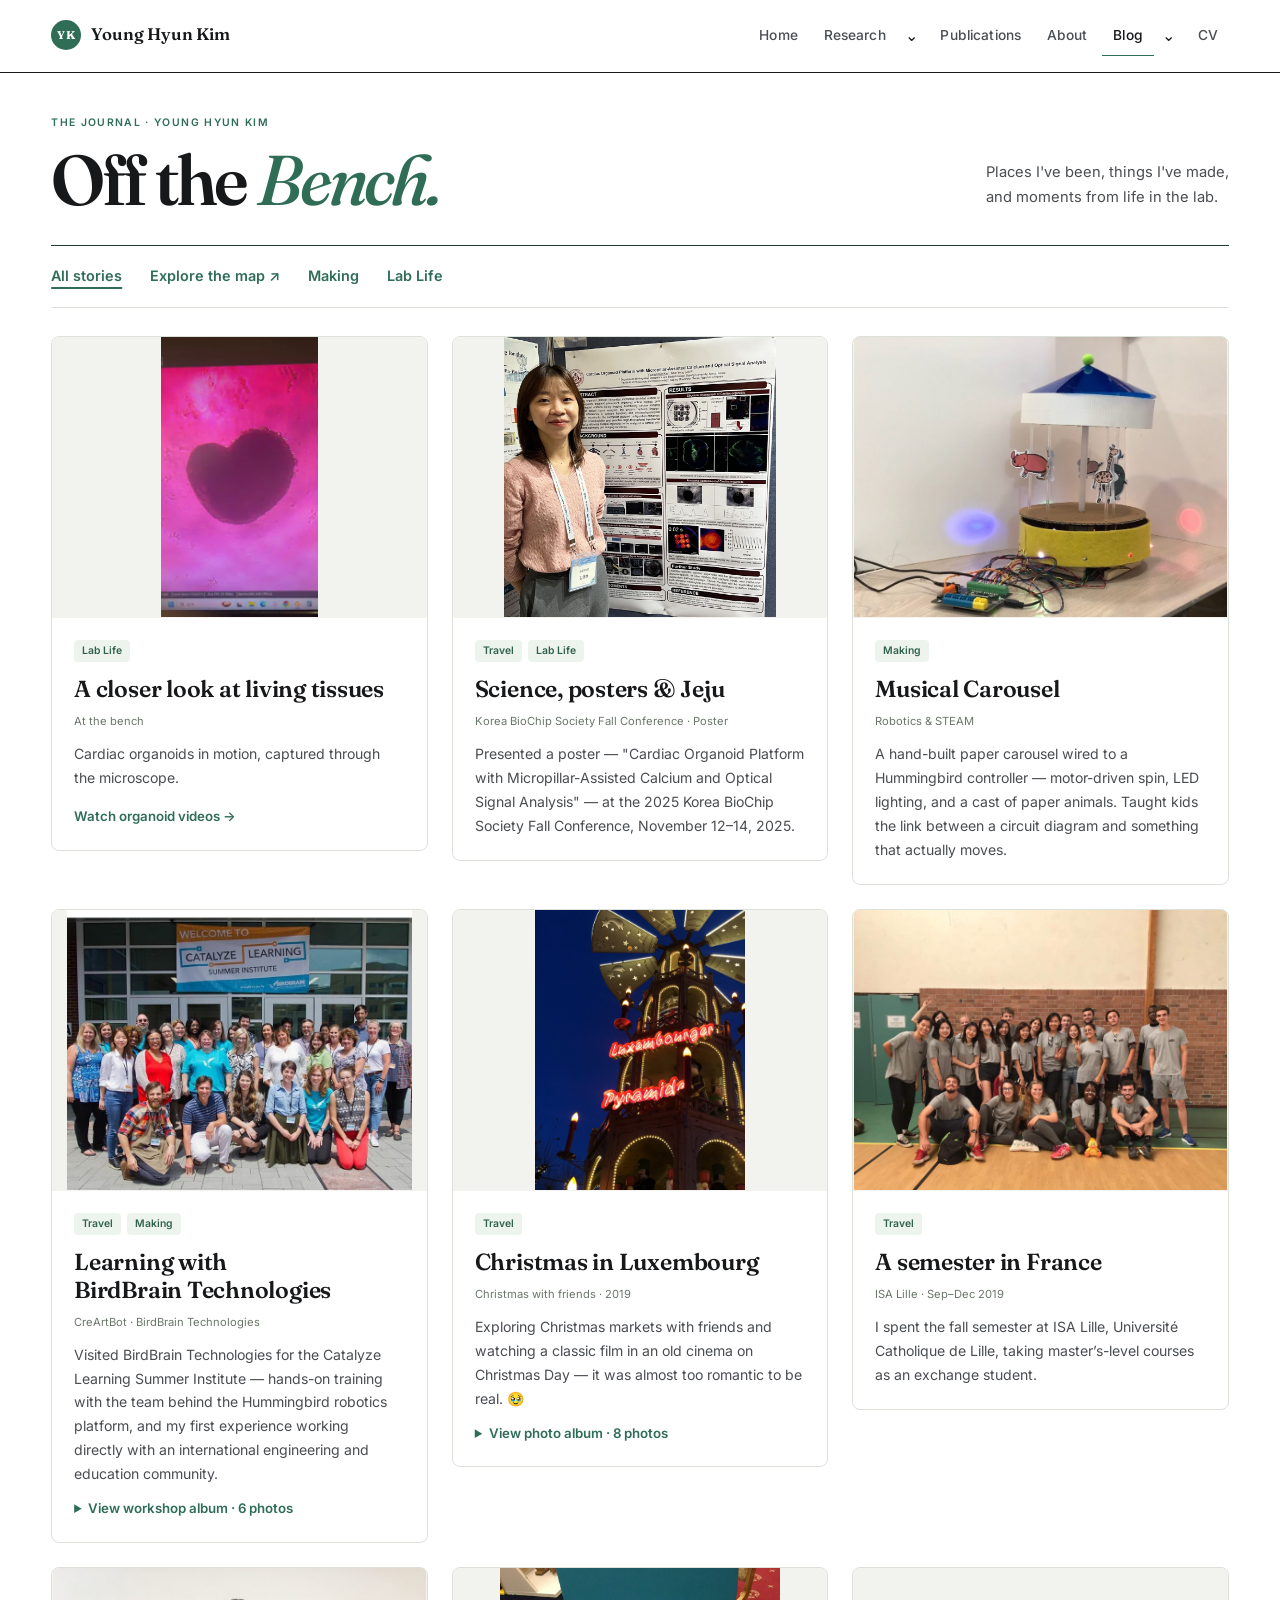
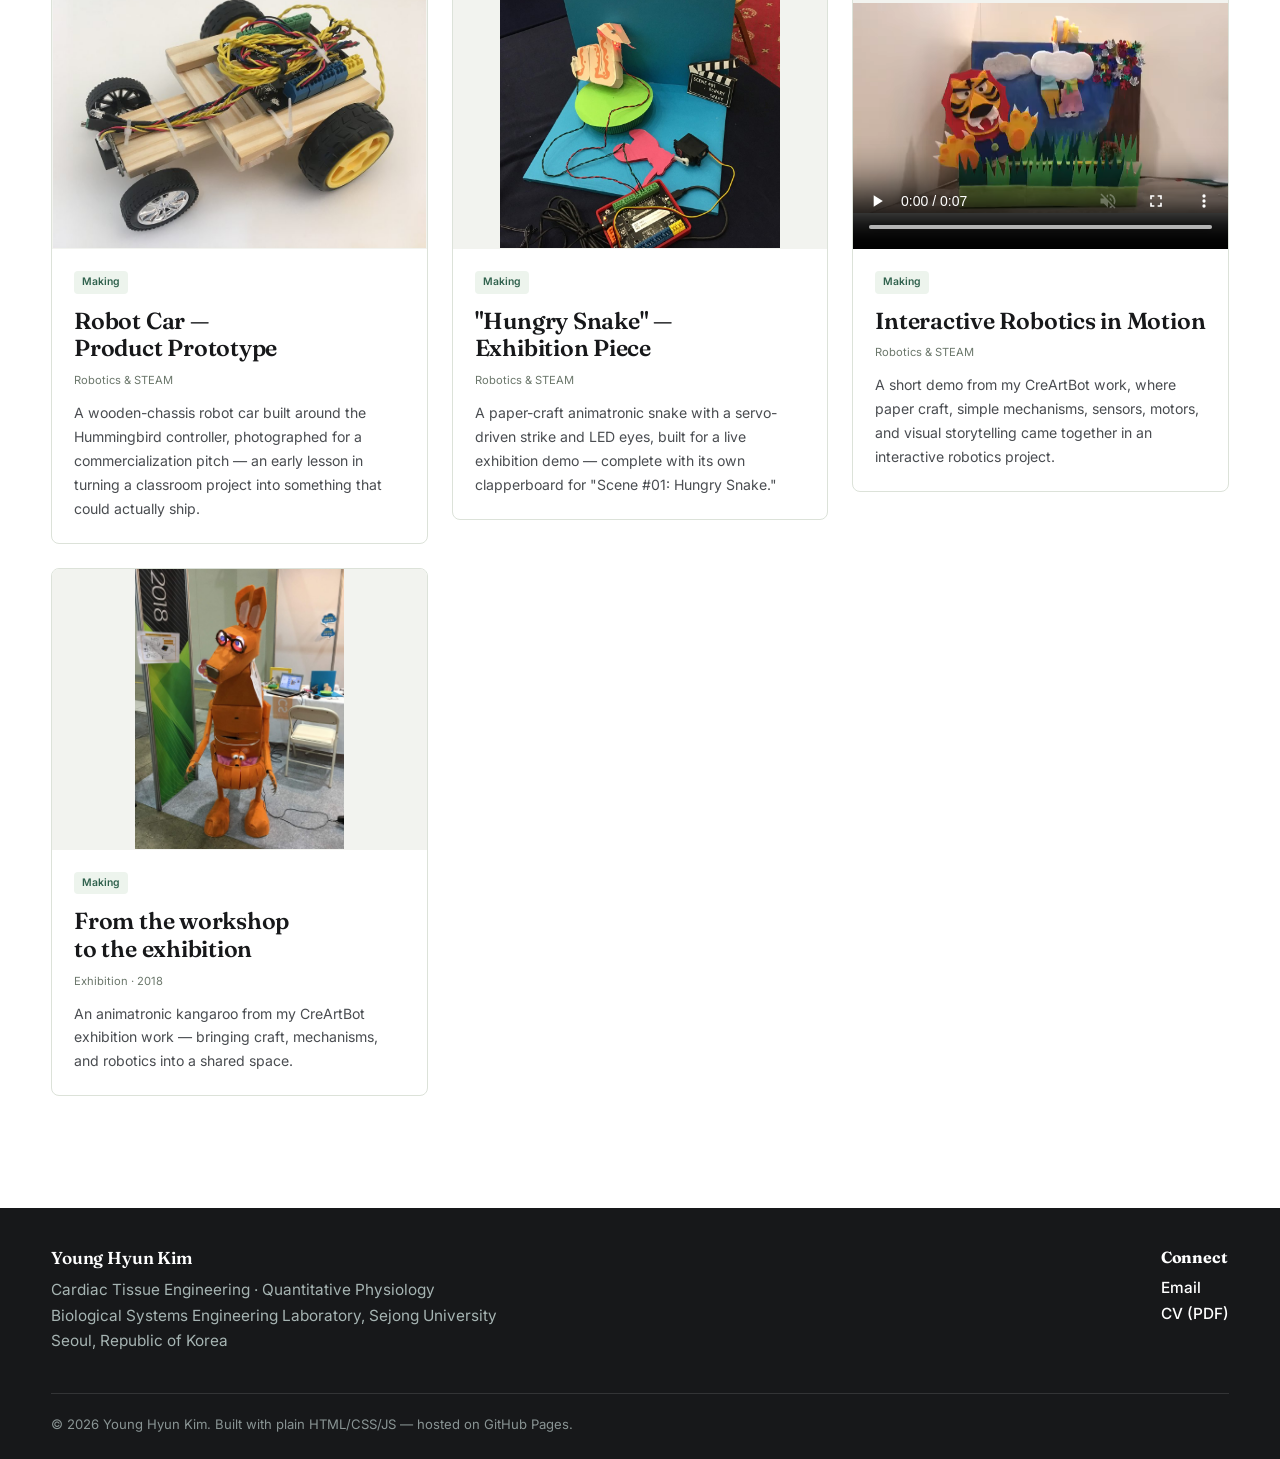
<file: blog.html>
<!DOCTYPE html>
<html lang="en">
<head>
<meta charset="UTF-8">
<meta name="viewport" content="width=device-width, initial-scale=1.0">
<title>Blog — Young Hyun Kim</title>
<link rel="icon" href="assets/img/favicon.svg" type="image/svg+xml">
<link rel="preconnect" href="https://fonts.googleapis.com">
<link href="https://fonts.googleapis.com/css2?family=Fraunces:opsz,wght@9..144,400..900&family=Inter:wght@400;500;600;700&display=swap" rel="stylesheet">
<link rel="stylesheet" href="css/style.css?v=20261011">
<link rel="stylesheet" href="css/blog.css?v=20261021">
<meta name="description" content="Places I've been, things I've made, and moments from life in the lab. Explore travel, handmade robots, and organoid videos.">
<link rel="canonical" href="https://younghyunkim1062.github.io/blog.html">
<link rel="stylesheet" href="css/responsive.css?v=20261107">
<link rel="stylesheet" href="css/journal.css?v=20261107-simple">
</head>
<body class="blog-overview">
<a class="skip-link" href="#main-content">Skip to content</a>

<header class="site-header">
  <nav class="nav">
    <a href="index.html" class="brand"><span class="badge"><span>YK</span></span>Young Hyun Kim</a>
    <button class="nav-toggle" aria-label="Toggle navigation"><span></span><span></span><span></span></button>
    <ul class="nav-links">
      <li><a href="index.html" class="nav-link">Home</a></li>
      <li class="has-dropdown">
        <a href="research.html" class="nav-link">Research</a>
        <div class="dropdown"><a href="research.html">Overview</a><a href="figures.html">Figures &amp; Illustration</a></div>
      </li>
      <li><a href="publications.html" class="nav-link">Publications</a></li>
      <li><a href="about.html" class="nav-link">About</a></li>
      <li class="has-dropdown">
        <a href="blog.html" class="nav-link active">Blog</a>
        <div class="dropdown"><a href="blog.html">Overview</a><a href="blog-travel.html">Travel</a><a href="blog-making.html">Making</a><a href="blog-gallery.html">Under the Scope</a></div>
      </li>
      <li><a href="assets/CV_Younghyun_Kim.pdf?v=20261117" class="nav-link" target="_blank" rel="noopener">CV</a></li>
    </ul>
  </nav>
</header>

<main id="main-content" class="blog-main">
  <div class="container">
    <section class="blog-masthead" aria-labelledby="blog-title">
      <div>
        <span class="blog-kicker">The journal · Young Hyun Kim</span>
        <h1 id="blog-title">Off the <em>Bench.</em></h1>
      </div>
      <p>Places I've been, things I've made,<br class="blog-desktop-break"> and moments from life in the lab.</p>
    </section>

<nav class="journal-nav" aria-label="Journal views"><a href="blog.html">All stories</a><a href="blog-travel.html">Explore the map ↗</a><a href="blog-making.html">Making</a><a href="blog.html?tag=Lab%20Life">Lab Life</a></nav><section class="journal-collection" aria-label="Journal stories"><div class="journal-grid"><article class="journal-card" id="under-the-scope" data-tags="Lab Life" tabindex="-1">
<div class="journal-media"><a href="assets/img/scope/organoid-01.jpg" aria-label="Open photo: A closer look at living tissues"><img src="assets/img/scope/organoid-01.jpg" alt="Cardiac organoid viewed through a microscope" loading="lazy" decoding="async"></a></div><div class="journal-copy"><div class="journal-tags"><span>Lab Life</span></div><h2>A closer look at living tissues</h2><p class="journal-meta">At the bench</p><p>Cardiac organoids in motion, captured through the microscope.</p><a class="journal-link" href="blog-gallery.html">Watch organoid videos →</a></div></article>
<article class="journal-card" id="biochip-jeju" data-tags="Travel|Lab Life" tabindex="-1">
<div class="journal-media"><a href="assets/img/travel/biochip-jeju-2025.jpg" aria-label="Open photo: Science, posters &amp; Jeju"><img src="assets/img/travel/biochip-jeju-2025.jpg" alt="Science, posters &amp; Jeju" loading="lazy" decoding="async"></a></div><div class="journal-copy"><div class="journal-tags"><span>Travel</span><span>Lab Life</span></div><h2>Science, posters &amp; Jeju</h2><p class="journal-meta">Korea BioChip Society Fall Conference · Poster</p><p>Presented a poster — &quot;Cardiac Organoid Platform with Micropillar-Assisted Calcium and Optical Signal Analysis&quot; — at the 2025 Korea BioChip Society Fall Conference, November 12–14, 2025.</p></div></article>
<article class="journal-card" id="musical-carousel" data-tags="Making" tabindex="-1">
<div class="journal-media"><a href="assets/img/making/carousel.jpg" aria-label="Open photo: Musical Carousel"><img src="assets/img/making/carousel.jpg" alt="LED-lit paper carousel robot with animal cutouts" loading="lazy" decoding="async"></a></div><div class="journal-copy"><div class="journal-tags"><span>Making</span></div><h2>Musical Carousel</h2><p class="journal-meta">Robotics &amp; STEAM</p><p>A hand-built paper carousel wired to a Hummingbird controller — motor-driven spin, LED lighting, and a cast of paper animals. Taught kids the link between a circuit diagram and something that actually moves.</p></div></article>
<article class="journal-card" id="birdbrain-pittsburgh" data-tags="Travel|Making" tabindex="-1">
<div class="journal-media"><a href="assets/img/travel/birdbrain-2018.jpg" aria-label="Open photo: Learning with BirdBrain Technologies"><img src="assets/img/travel/birdbrain-2018.jpg" alt="Learning with BirdBrain Technologies" loading="lazy" decoding="async"></a></div><div class="journal-copy"><div class="journal-tags"><span>Travel</span><span>Making</span></div><h2>Learning with BirdBrain Technologies</h2><p class="journal-meta">CreArtBot · BirdBrain Technologies</p><p>Visited BirdBrain Technologies for the Catalyze Learning Summer Institute — hands-on training with the team behind the Hummingbird robotics platform, and my first experience working directly with an international engineering and education community.</p><details class="journal-album"><summary>View workshop album · 6 photos</summary><div><a href="assets/img/travel/birdbrain-2018.jpg"><img src="assets/img/travel/birdbrain-2018.jpg" alt="Group photo at BirdBrain Technologies" loading="lazy" decoding="async"></a><a href="assets/img/travel/birdbrain-workshop/workshop-01.jpg"><img src="assets/img/travel/birdbrain-workshop/workshop-01.jpg" alt="Building a hands-on robotics project during the workshop" loading="lazy" decoding="async"></a><a href="assets/img/travel/birdbrain-workshop/workshop-02.jpg"><img src="assets/img/travel/birdbrain-workshop/workshop-02.jpg" alt="A photo together at the workshop venue" loading="lazy" decoding="async"></a><a href="assets/img/travel/birdbrain-workshop/workshop-03.jpg"><img src="assets/img/travel/birdbrain-workshop/workshop-03.jpg" alt="Workshop notes and sticky notes" loading="lazy" decoding="async"></a><a href="assets/img/travel/birdbrain-workshop/workshop-04.jpg"><img src="assets/img/travel/birdbrain-workshop/workshop-04.jpg" alt="Welcome banner for the Catalyze Learning Summer Institute" loading="lazy" decoding="async"></a><a href="assets/img/travel/birdbrain-workshop/workshop-05.jpg"><img src="assets/img/travel/birdbrain-workshop/workshop-05.jpg" alt="A group selfie with workshop participants" loading="lazy" decoding="async"></a></div></details></div></article>
<article class="journal-card" id="luxembourg-christmas" data-tags="Travel" tabindex="-1">
<div class="journal-media"><a href="assets/img/travel/luxembourg-christmas/01-christmas-market.jpg" aria-label="Open photo: Christmas in Luxembourg"><img src="assets/img/travel/luxembourg-christmas/01-christmas-market.jpg" alt="Christmas in Luxembourg" loading="lazy" decoding="async"></a></div><div class="journal-copy"><div class="journal-tags"><span>Travel</span></div><h2>Christmas in Luxembourg</h2><p class="journal-meta">Christmas with friends · 2019</p><p>Exploring Christmas markets with friends and watching a classic film in an old cinema on Christmas Day — it was almost too romantic to be real. 🥹</p><details class="journal-album"><summary>View photo album · 8 photos</summary><div><a href="assets/img/travel/luxembourg-christmas/01-christmas-market.jpg"><img src="assets/img/travel/luxembourg-christmas/01-christmas-market.jpg" alt="Christmas in Luxembourg — photo 1" loading="lazy"></a><a href="assets/img/travel/luxembourg-christmas/02-cinema-staircase.jpg"><img src="assets/img/travel/luxembourg-christmas/02-cinema-staircase.jpg" alt="Christmas in Luxembourg — photo 2" loading="lazy"></a><a href="assets/img/travel/luxembourg-christmas/03-vintage-cinema.jpg"><img src="assets/img/travel/luxembourg-christmas/03-vintage-cinema.jpg" alt="Christmas in Luxembourg — photo 3" loading="lazy"></a><a href="assets/img/travel/luxembourg-christmas/04-movie-tickets.jpg"><img src="assets/img/travel/luxembourg-christmas/04-movie-tickets.jpg" alt="Christmas in Luxembourg — photo 4" loading="lazy"></a><a href="assets/img/travel/luxembourg-christmas/05-christmas-mugs.jpg"><img src="assets/img/travel/luxembourg-christmas/05-christmas-mugs.jpg" alt="Christmas in Luxembourg — photo 5" loading="lazy"></a><a href="assets/img/travel/luxembourg-christmas/06-friends-at-market.jpg"><img src="assets/img/travel/luxembourg-christmas/06-friends-at-market.jpg" alt="Christmas in Luxembourg — photo 6" loading="lazy"></a><a href="assets/img/travel/luxembourg-christmas/07-luxembourg-skyline.jpg"><img src="assets/img/travel/luxembourg-christmas/07-luxembourg-skyline.jpg" alt="Christmas in Luxembourg — photo 7" loading="lazy"></a><a href="assets/img/travel/luxembourg-christmas/08-luxembourg-overlook.jpg"><img src="assets/img/travel/luxembourg-christmas/08-luxembourg-overlook.jpg" alt="Christmas in Luxembourg — photo 8" loading="lazy"></a></div></details></div></article>
<article class="journal-card" id="lille-exchange-2019" data-tags="Travel" tabindex="-1"><span id="france-exchange"></span>
<div class="journal-media"><a href="assets/img/travel/france-exchange/group.jpg" aria-label="Open photo: A semester in France"><img src="assets/img/travel/france-exchange/group.jpg" alt="A semester in France" loading="lazy" decoding="async"></a></div><div class="journal-copy"><div class="journal-tags"><span>Travel</span></div><h2>A semester in France</h2><p class="journal-meta">ISA Lille · Sep–Dec 2019</p><p>I spent the fall semester at ISA Lille, Université Catholique de Lille, taking master’s-level courses as an exchange student.</p></div></article>
<article class="journal-card" id="robot-car" data-tags="Making" tabindex="-1">
<div class="journal-media"><a href="assets/img/making/commercialization.jpg" aria-label="Open photo: Robot Car — Product Prototype"><img src="assets/img/making/commercialization.jpg" alt="Studio product photo of a wooden Hummingbird-based robot car" loading="lazy" decoding="async"></a></div><div class="journal-copy"><div class="journal-tags"><span>Making</span></div><h2>Robot Car — Product Prototype</h2><p class="journal-meta">Robotics &amp; STEAM</p><p>A wooden-chassis robot car built around the Hummingbird controller, photographed for a commercialization pitch — an early lesson in turning a classroom project into something that could actually ship.</p></div></article>
<article class="journal-card" id="hungry-snake" data-tags="Making" tabindex="-1">
<div class="journal-media"><a href="assets/img/making/exhibition-snake.jpg" aria-label="Open photo: &quot;Hungry Snake&quot; — Exhibition Piece"><img src="assets/img/making/exhibition-snake.jpg" alt="Animatronic paper snake exhibition piece, Hungry Snake" loading="lazy" decoding="async"></a></div><div class="journal-copy"><div class="journal-tags"><span>Making</span></div><h2>&quot;Hungry Snake&quot; — Exhibition Piece</h2><p class="journal-meta">Robotics &amp; STEAM</p><p>A paper-craft animatronic snake with a servo-driven strike and LED eyes, built for a live exhibition demo — complete with its own clapperboard for &quot;Scene #01: Hungry Snake.&quot;</p></div></article>
<article class="journal-card" id="robotics-in-motion" data-tags="Making" tabindex="-1">
<div class="journal-media"><video controls muted loop playsinline preload="metadata" aria-label="CreArtBot robotics demonstration"><source src="assets/video/creartbot.webm" type="video/webm"><source src="assets/video/creartbot.mp4" type="video/mp4"></video></div><div class="journal-copy"><div class="journal-tags"><span>Making</span></div><h2>Interactive Robotics in Motion</h2><p class="journal-meta">Robotics &amp; STEAM</p><p>A short demo from my CreArtBot work, where paper craft, simple mechanisms, sensors, motors, and visual storytelling came together in an interactive robotics project.</p></div></article>
<article class="journal-card" id="creartbot-exhibition" data-tags="Making" tabindex="-1">
<div class="journal-media"><a href="assets/img/about/creartbot-exhibition.jpg" aria-label="Open photo: From the workshop to the exhibition"><img src="assets/img/about/creartbot-exhibition.jpg" alt="CreArtBot animatronic kangaroo at an exhibition booth" loading="lazy" decoding="async"></a></div><div class="journal-copy"><div class="journal-tags"><span>Making</span></div><h2>From the workshop to the exhibition</h2><p class="journal-meta">Exhibition · 2018</p><p>An animatronic kangaroo from my CreArtBot exhibition work — bringing craft, mechanisms, and robotics into a shared space.</p></div></article></div></section>
  </div>
</main>

<footer class="site-footer">
  <div class="container">
    <div class="footer-grid">
      <div>
        <h3 style="color:#fff;">Young Hyun Kim</h3>
        <p class="footer-identity">
          <span class="footer-nowrap">Cardiac Tissue Engineering · Quantitative Physiology</span><br>
          <span class="footer-nowrap">Biological Systems Engineering Laboratory, Sejong University</span><br>
          Seoul, Republic of Korea
        </p>
      </div>
      <div>
        <h4 style="color:#fff;">Connect</h4>
        <p><a href="mailto:younghyun.kim1062@gmail.com">Email</a><br><a href="assets/CV_Younghyun_Kim.pdf?v=20261117">CV (PDF)</a></p>
      </div>
    </div>
    <div class="footer-note">© 2026 Young Hyun Kim. Built with plain HTML/CSS/JS — hosted on GitHub Pages.</div>
  </div>
</footer>

<script src="js/main.js?v=20261107"></script>
<script src="js/journal.js?v=20261107-simple"></script>
</body>
</html>
</file>
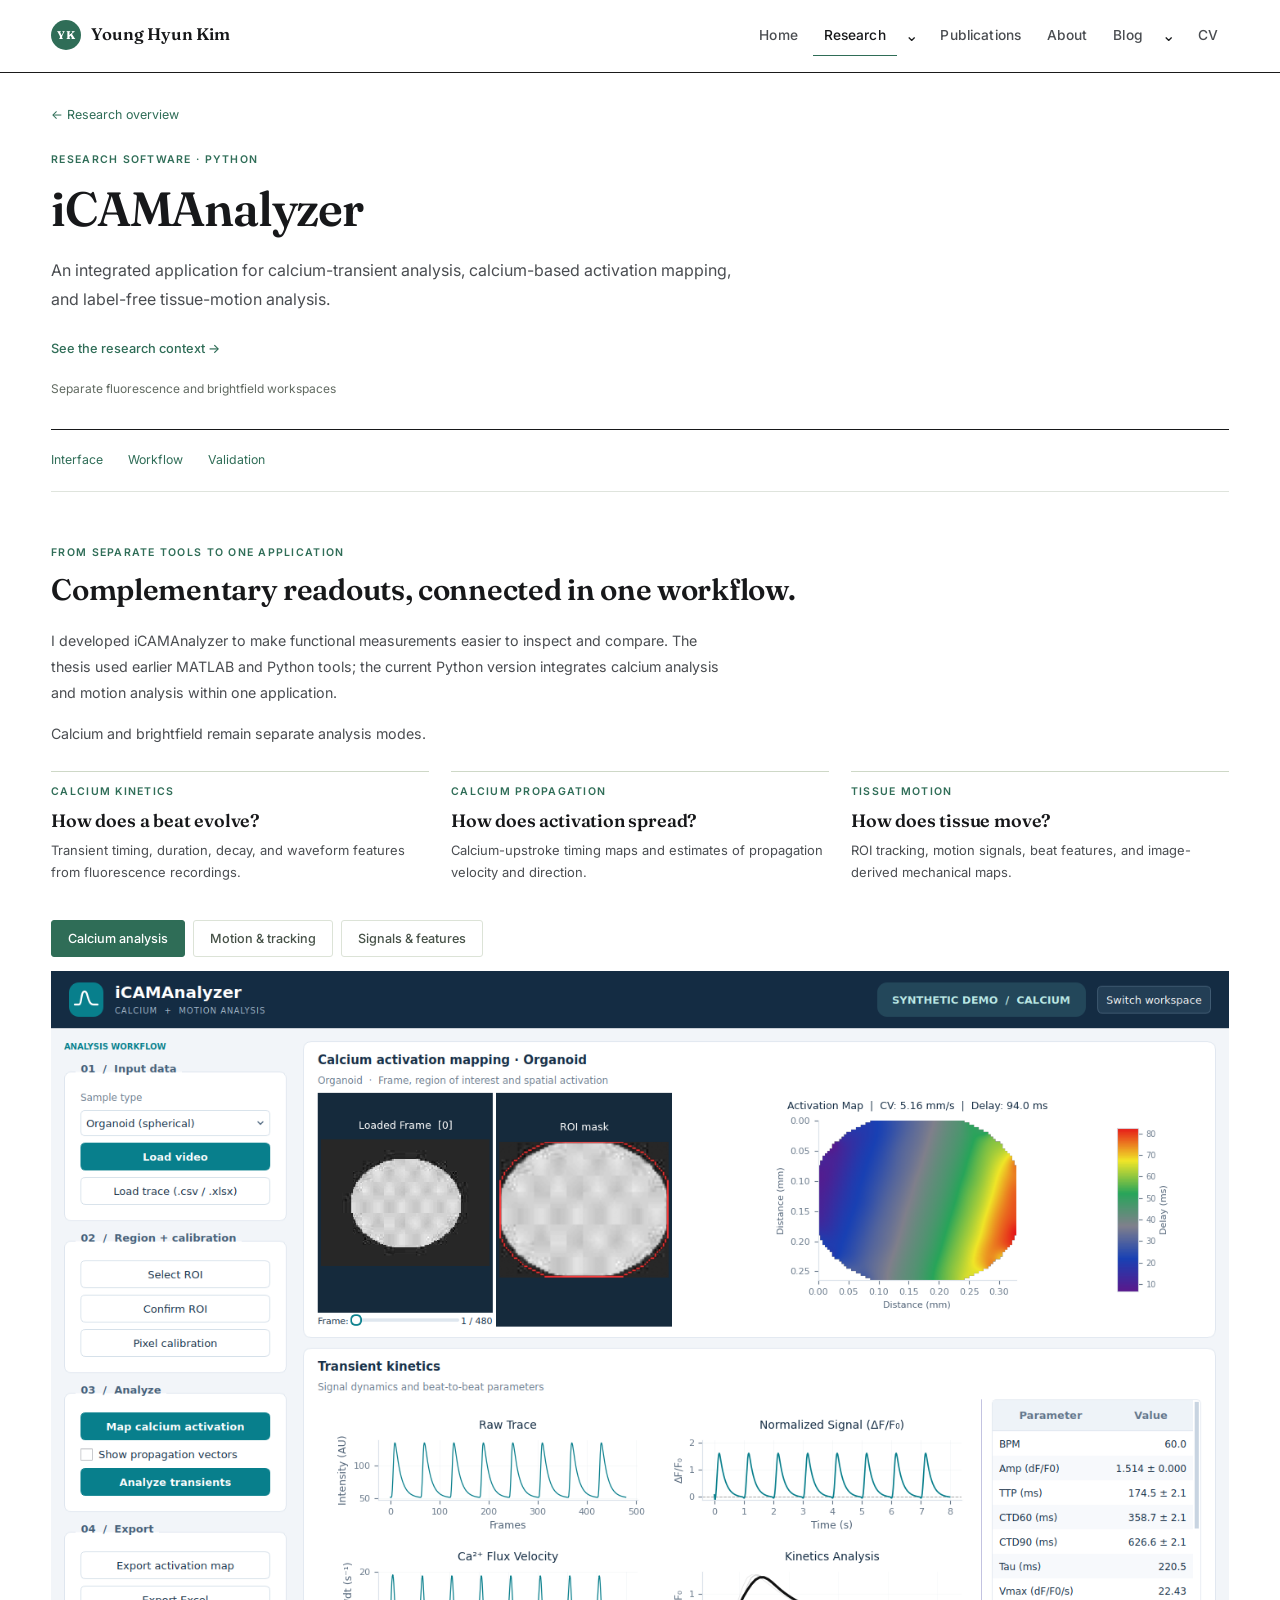
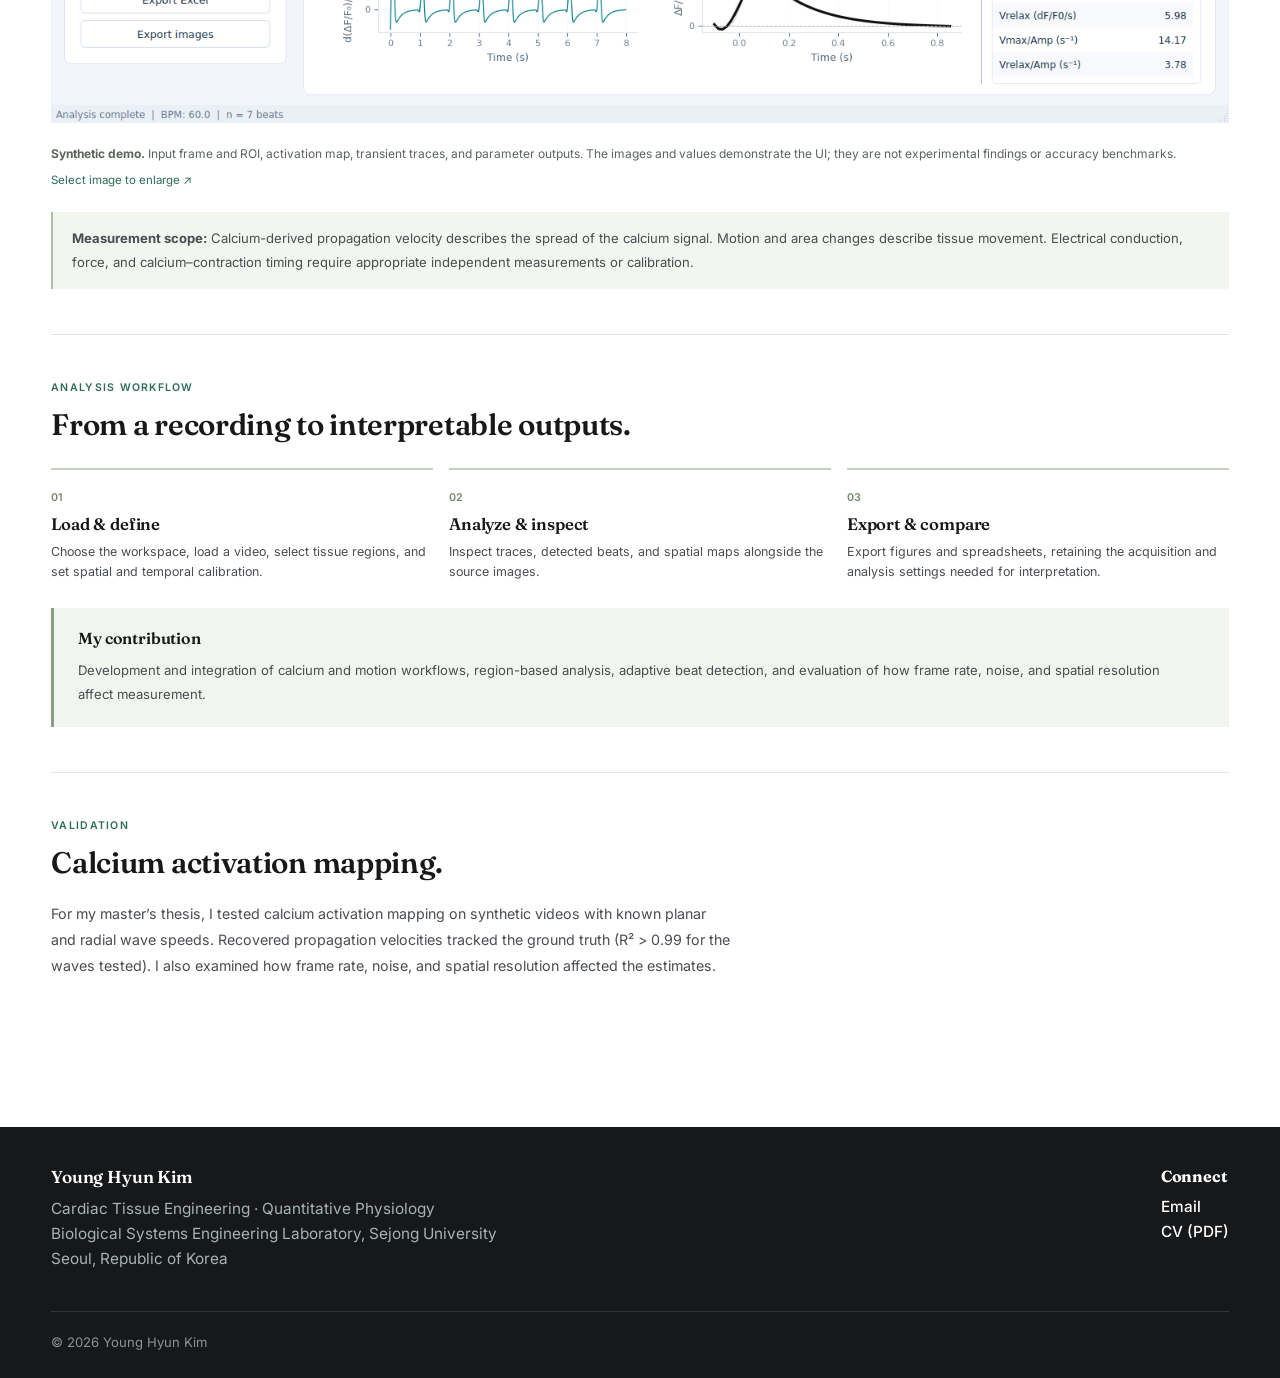
<file: icamanalyzer.html>
<!DOCTYPE html>
<html lang="en"><head>
<meta charset="utf-8"><meta name="viewport" content="width=device-width,initial-scale=1">
<title>iCAMAnalyzer — Young Hyun Kim</title>
<link rel="icon" href="assets/img/favicon.svg" type="image/svg+xml">
<link rel="preconnect" href="https://fonts.googleapis.com">
<link rel="stylesheet" href="https://fonts.googleapis.com/css2?family=Fraunces:opsz,wght@9..144,400..900&amp;family=Inter:wght@400;500;600;700&amp;display=swap">
<link rel="stylesheet" href="css/style.css?v=20261011"><link rel="stylesheet" href="css/research.css?v=20261022">
<meta name="description" content="Python software for calcium kinetics, calcium-based activation mapping, and tissue-motion analysis. Interface examples and analysis workflow."><meta property="og:title" content="iCAMAnalyzer — Young Hyun Kim">
<meta property="og:description" content="Python software for calcium kinetics, calcium-based activation mapping, and tissue-motion analysis. Interface examples and analysis workflow."><meta property="og:type" content="website">
<meta property="og:url" content="https://younghyunkim1062.github.io/icamanalyzer.html"><link rel="canonical" href="https://younghyunkim1062.github.io/icamanalyzer.html">
<link rel="stylesheet" href="css/responsive.css?v=20261107">
</head><body class="research-site"><a class="skip-link" href="#main-content">Skip to content</a>
<header class="site-header">
<nav class="nav">
<a class="brand" href="index.html"><span class="badge"><span>YK</span></span>Young Hyun Kim</a>
<button aria-label="Toggle navigation" class="nav-toggle"><span></span><span></span><span></span></button>
<ul class="nav-links">
<li><a class="nav-link" href="index.html">Home</a></li>
<li class="has-dropdown">
<a class="nav-link active" href="research.html">Research</a>
<div class="dropdown"><a href="research.html">Overview</a><a href="figures.html">Figures &amp; Illustration</a></div>
</li>
<li><a class="nav-link" href="publications.html">Publications</a></li>
<li><a class="nav-link" href="about.html">About</a></li>
<li class="has-dropdown">
<a class="nav-link" href="blog.html">Blog</a>
<div class="dropdown"><a href="blog.html">Overview</a><a href="blog-travel.html">Travel</a><a href="blog-making.html">Making</a><a href="blog-gallery.html">Under the Scope</a></div>
</li>
<li><a class="nav-link" href="assets/CV_Younghyun_Kim.pdf?v=20261117" rel="noopener" target="_blank">CV</a></li>
</ul>
</nav>
</header>
<main id="main-content"><div class="container"><section class="r-detail-head"><a class="r-back" href="research.html">← Research overview</a><span class="r-kicker">Research software · Python</span><h1>iCAMAnalyzer</h1><p class="r-lead">An integrated application for calcium-transient analysis, calcium-based activation mapping, and label-free tissue-motion analysis.</p><div class="r-actions"><a href="research-organoids.html">See the research context →</a></div><div class="r-meta"><span>Separate fluorescence and brightfield workspaces</span></div></section><nav class="r-jumps" aria-label="Software sections"><a href="#workspaces">Interface</a><a href="#workflow">Workflow</a><a href="#validation">Validation</a></nav><section class="r-block" id="workspaces"><span class="r-kicker">From separate tools to one application</span><h2>Complementary readouts, connected in one workflow.</h2><div class="r-reading"><p>I developed iCAMAnalyzer to make functional measurements easier to inspect and compare. The thesis used earlier MATLAB and Python tools; the current Python version integrates calcium analysis and motion analysis within one application.</p><p>Calcium and brightfield remain separate analysis modes.</p></div><div class="r-features"><article class="r-feature"><span class="r-kicker">Calcium kinetics</span><h3>How does a beat evolve?</h3><p>Transient timing, duration, decay, and waveform features from fluorescence recordings.</p></article><article class="r-feature"><span class="r-kicker">Calcium propagation</span><h3>How does activation spread?</h3><p>Calcium-upstroke timing maps and estimates of propagation velocity and direction.</p></article><article class="r-feature"><span class="r-kicker">Tissue motion</span><h3>How does tissue move?</h3><p>ROI tracking, motion signals, beat features, and image-derived mechanical maps.</p></article></div><div class="r-software-tabs" role="tablist" aria-label="iCAMAnalyzer workspaces" data-research-tabs><button type="button" role="tab" id="calcium-tab" aria-controls="calcium-panel" aria-selected="true">Calcium analysis</button><button type="button" role="tab" id="motion-tab" aria-controls="motion-panel" aria-selected="false" tabindex="-1">Motion &amp; tracking</button><button type="button" role="tab" id="signals-tab" aria-controls="signals-panel" aria-selected="false" tabindex="-1">Signals &amp; features</button></div><div class="r-software-panel" id="calcium-panel" role="tabpanel" aria-labelledby="calcium-tab" ><figure class="r-figure "><button type="button" class="link-btn" data-full="assets/img/research/icamanalyzer-calcium-20261021.png" data-caption="Calcium activation mapping and transient analysis using synthetic demo data" aria-label="Enlarge: Calcium activation mapping and transient analysis using synthetic demo data"><img src="assets/img/research/icamanalyzer-calcium-20261021.png" alt="Calcium activation mapping and transient analysis using synthetic demo data" loading="lazy" decoding="async"></button><figcaption><strong>Synthetic demo.</strong> Input frame and ROI, activation map, transient traces, and parameter outputs. The images and values demonstrate the UI; they are not experimental findings or accuracy benchmarks.<span class="r-expand">Select image to enlarge ↗</span></figcaption></figure></div><div class="r-software-panel" id="motion-panel" role="tabpanel" aria-labelledby="motion-tab" hidden><figure class="r-figure "><button type="button" class="link-btn" data-full="assets/img/research/icamanalyzer-motion-20261021.png" data-caption="Brightfield motion and tracking workspace using synthetic demo data" aria-label="Enlarge: Brightfield motion and tracking workspace using synthetic demo data"><img src="assets/img/research/icamanalyzer-motion-20261021.png" alt="Brightfield motion and tracking workspace using synthetic demo data" loading="lazy" decoding="async"></button><figcaption><strong>Synthetic demo.</strong> Video input, region detection, and tracking in the brightfield workspace. The images and values demonstrate the UI; they are not experimental findings or accuracy benchmarks.<span class="r-expand">Select image to enlarge ↗</span></figcaption></figure></div><div class="r-software-panel" id="signals-panel" role="tabpanel" aria-labelledby="signals-tab" hidden><figure class="r-figure "><button type="button" class="link-btn" data-full="assets/img/research/icamanalyzer-signals-20261021.png" data-caption="Motion signals and derived features using synthetic demo data" aria-label="Enlarge: Motion signals and derived features using synthetic demo data"><img src="assets/img/research/icamanalyzer-signals-20261021.png" alt="Motion signals and derived features using synthetic demo data" loading="lazy" decoding="async"></button><figcaption><strong>Synthetic demo.</strong> Extracted signals and quantitative feature displays in the motion workspace. The images and values demonstrate the UI; they are not experimental findings or accuracy benchmarks.<span class="r-expand">Select image to enlarge ↗</span></figcaption></figure></div><p class="r-evidence-note"><strong>Measurement scope:</strong> Calcium-derived propagation velocity describes the spread of the calcium signal. Motion and area changes describe tissue movement. Electrical conduction, force, and calcium–contraction timing require appropriate independent measurements or calibration.</p></section><section class="r-block" id="workflow"><span class="r-kicker">Analysis workflow</span><h2>From a recording to interpretable outputs.</h2><div class="r-flow"><div class="r-step"><span>01</span><h3>Load &amp; define</h3><p>Choose the workspace, load a video, select tissue regions, and set spatial and temporal calibration.</p></div><div class="r-step"><span>02</span><h3>Analyze &amp; inspect</h3><p>Inspect traces, detected beats, and spatial maps alongside the source images.</p></div><div class="r-step"><span>03</span><h3>Export &amp; compare</h3><p>Export figures and spreadsheets, retaining the acquisition and analysis settings needed for interpretation.</p></div></div><aside class="r-contribution"><h3>My contribution</h3><p>Development and integration of calcium and motion workflows, region-based analysis, adaptive beat detection, and evaluation of how frame rate, noise, and spatial resolution affect measurement.</p></aside></section><section class="r-block" id="validation"><span class="r-kicker">Validation</span><h2>Calcium activation mapping.</h2><div class="r-reading"><p>For my master’s thesis, I tested calcium activation mapping on synthetic videos with known planar and radial wave speeds. Recovered propagation velocities tracked the ground truth (R² &gt; 0.99 for the waves tested). I also examined how frame rate, noise, and spatial resolution affected the estimates.</p></div></section></div></main>
<footer class="site-footer">
<div class="container">
<div class="footer-grid">
<div>
<h3 style="color:#fff;">Young Hyun Kim</h3>
<p class="footer-identity"><span class="footer-nowrap">Cardiac Tissue Engineering · Quantitative Physiology</span><br/><span class="footer-nowrap">Biological Systems Engineering Laboratory, Sejong University</span><br/>Seoul, Republic of Korea</p>
</div>
<div>
<h4 style="color:#fff;">Connect</h4>
<p><a href="mailto:younghyun.kim1062@gmail.com">Email</a><br/><a href="assets/CV_Younghyun_Kim.pdf?v=20261117">CV (PDF)</a></p>
</div>
</div>
<div class="footer-note">© 2026 Young Hyun Kim</div>
</div>
</footer><div id="lightbox"><button aria-label="Close image" class="lightbox-close">×</button><div style="display:flex;flex-direction:column;align-items:center;"><img alt="Enlarged research figure"><p class="lightbox-caption"></p></div></div>
<script src="js/main.js?v=20261107"></script><script src="js/research.js?v=20261022"></script>
</body></html>
</file>
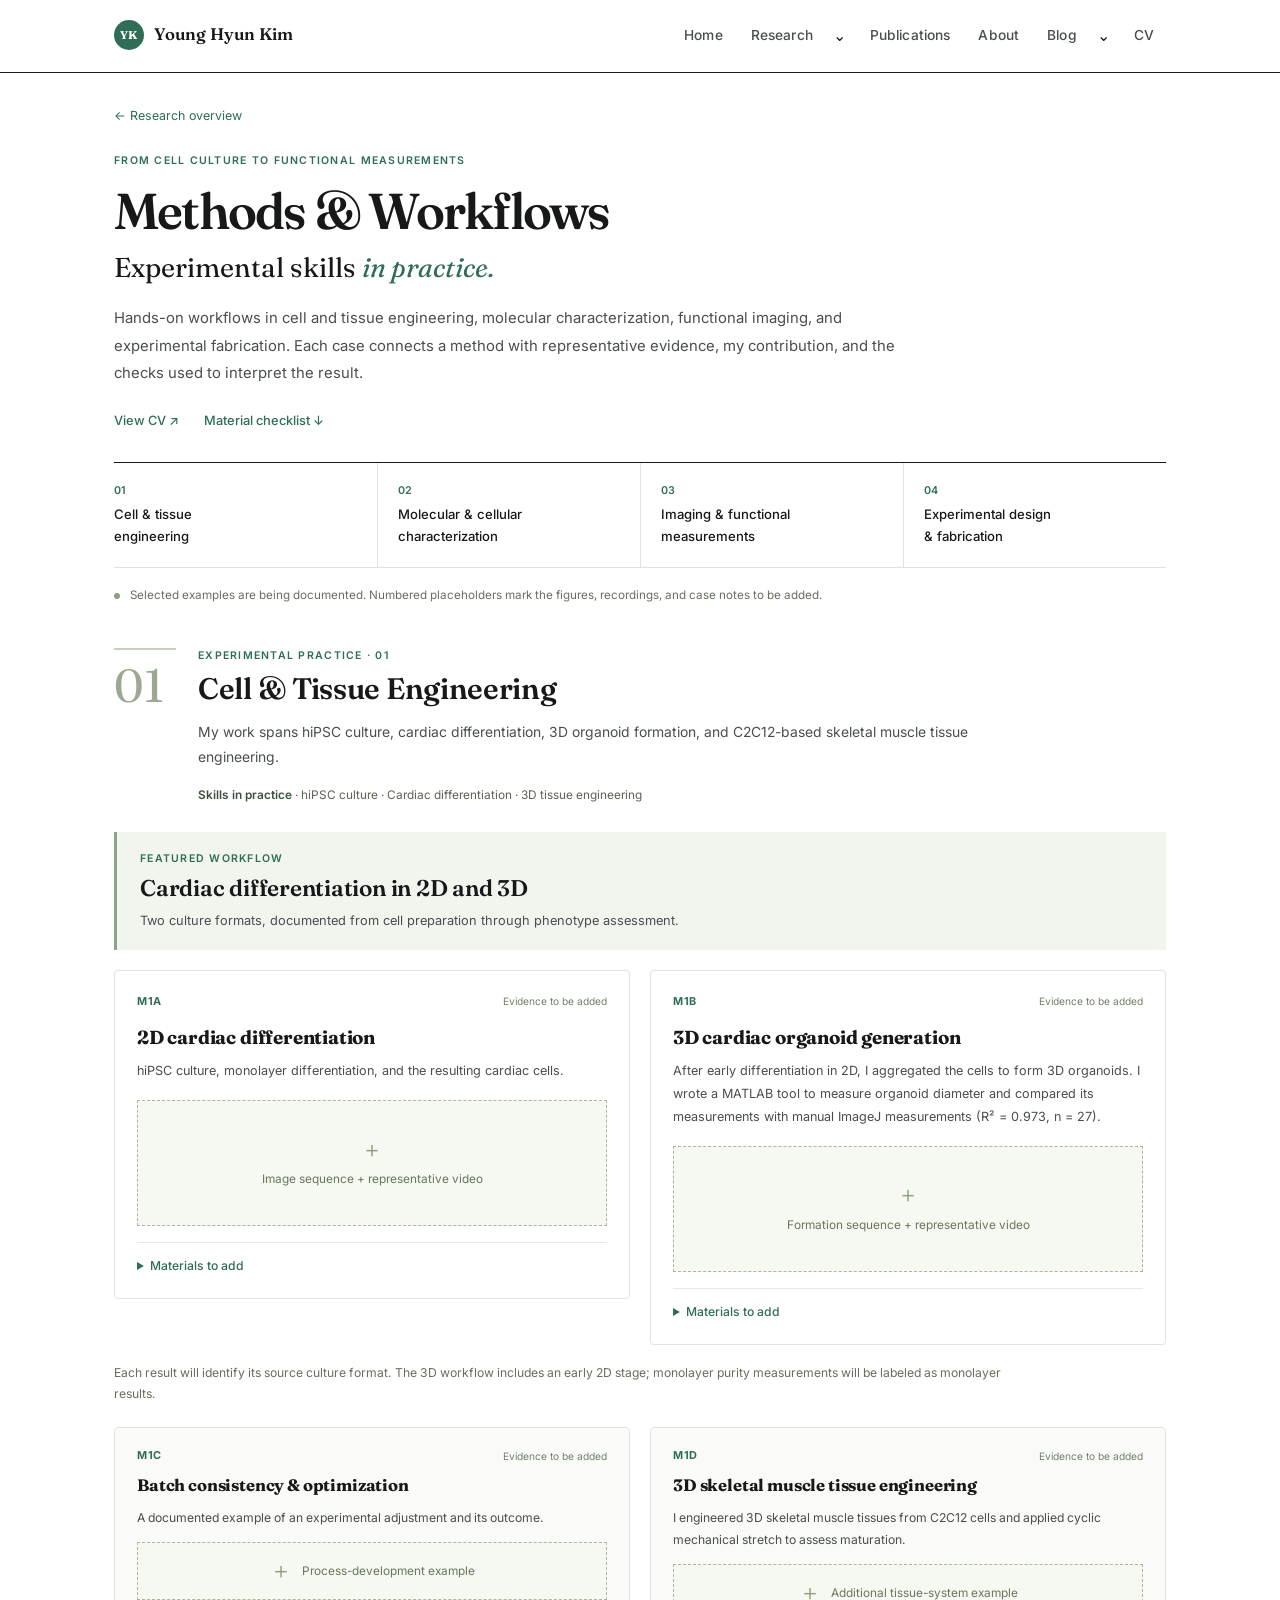
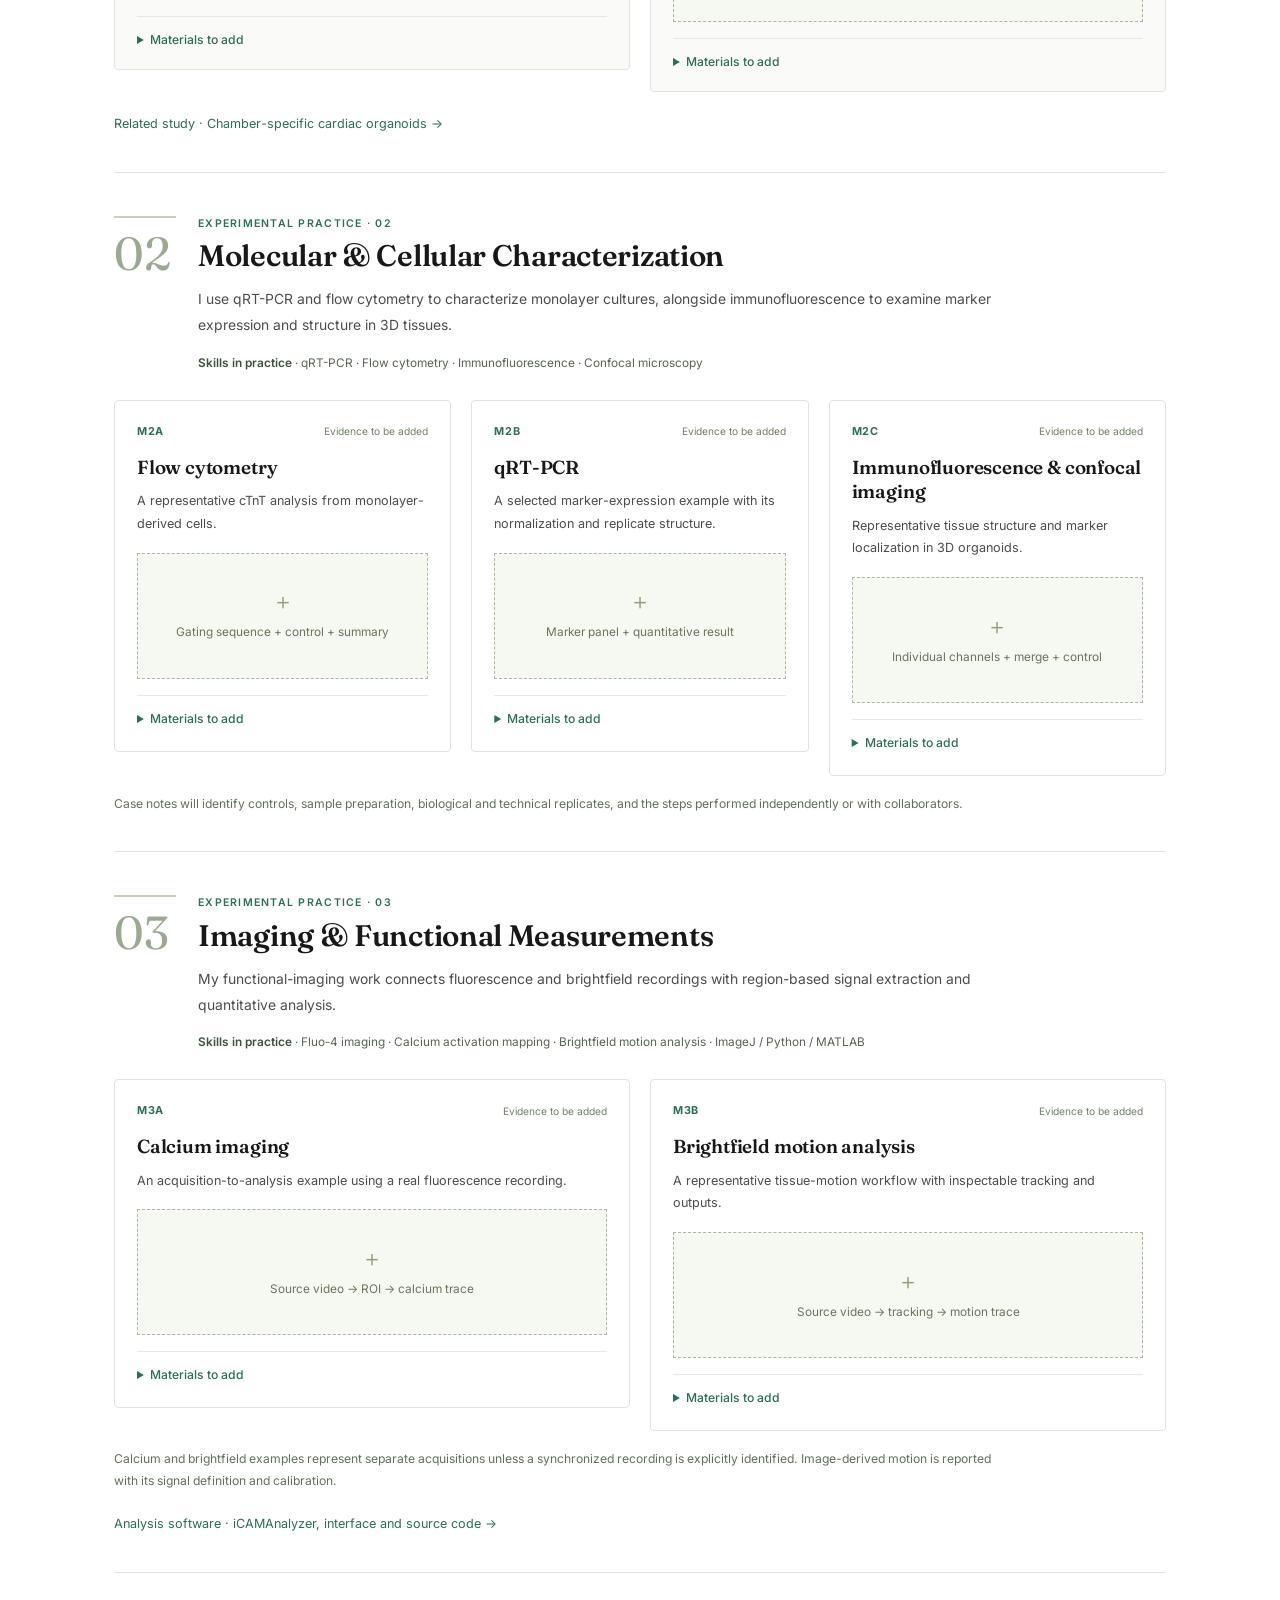
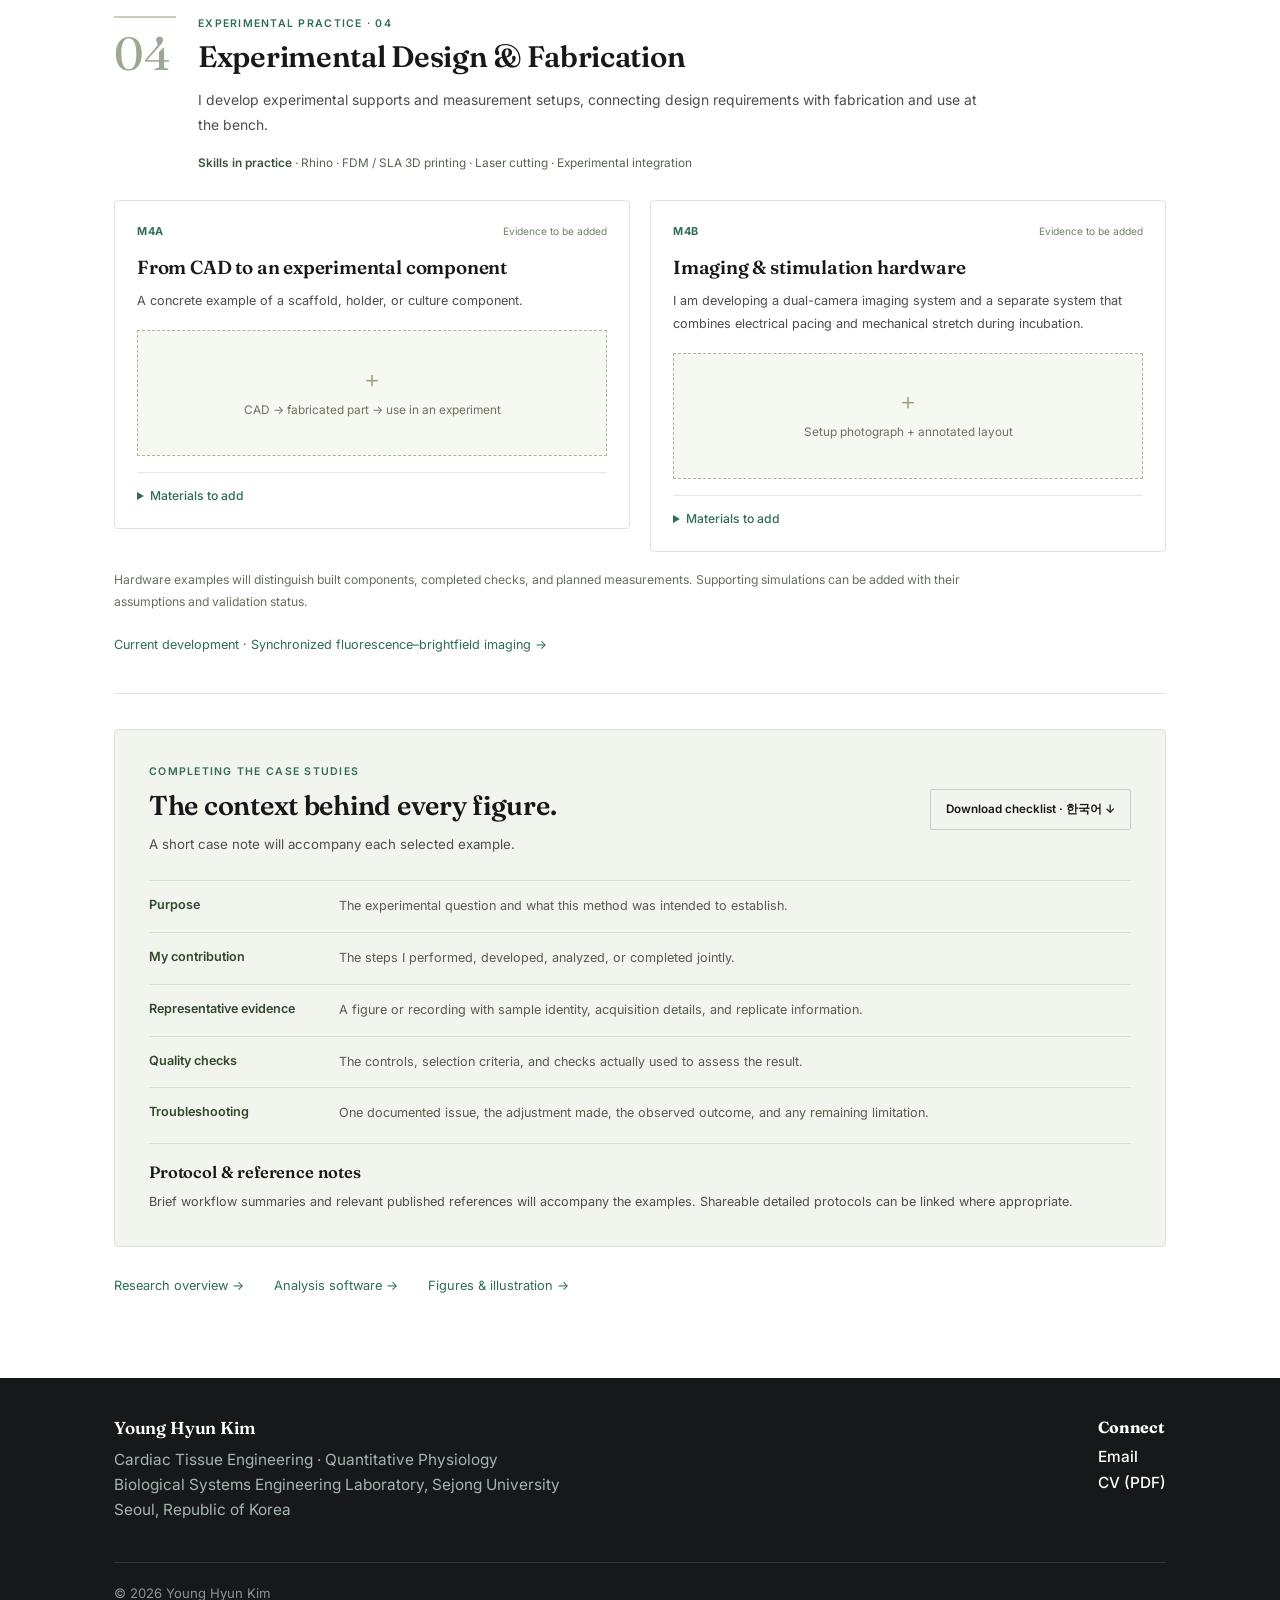
<file: protocols.html>
<!doctype html>
<html lang="en"><head>
<meta charset="utf-8"><meta name="viewport" content="width=device-width,initial-scale=1">
<title>Methods &amp; Workflows — Young Hyun Kim</title>
<meta name="description" content="Experimental skills in practice: cardiac differentiation in 2D and 3D, molecular characterization, functional imaging, and experimental fabrication.">
<meta property="og:title" content="Methods &amp; Workflows — Young Hyun Kim"><meta property="og:description" content="Experimental skills in practice: cardiac differentiation in 2D and 3D, molecular characterization, functional imaging, and experimental fabrication."><meta property="og:type" content="website">
<meta property="og:url" content="https://younghyunkim1062.github.io/protocols.html"><link rel="canonical" href="https://younghyunkim1062.github.io/protocols.html">
<link rel="icon" href="assets/img/favicon.svg" type="image/svg+xml"><link rel="preconnect" href="https://fonts.googleapis.com">
<link rel="stylesheet" href="https://fonts.googleapis.com/css2?family=Fraunces:opsz,wght@9..144,400..900&amp;family=Inter:wght@400;500;600;700&amp;display=swap">
<link rel="stylesheet" href="css/style.css?v=20261011"><link rel="stylesheet" href="css/methods.css?v=20261022">
</head><body class="methods-site"><a class="skip-link" href="#main-content">Skip to content</a>
<header class="site-header">
<nav class="nav">
<a class="brand" href="index.html"><span class="badge"><span>YK</span></span>Young Hyun Kim</a>
<button aria-label="Toggle navigation" class="nav-toggle"><span></span><span></span><span></span></button>
<ul class="nav-links">
<li><a class="nav-link" href="index.html">Home</a></li>
<li class="has-dropdown">
<a class="nav-link" href="research.html">Research</a>
<div class="dropdown"><a href="research.html">Overview</a><a class="active" href="protocols.html">Methods &amp; Workflows</a><a href="figures.html">Figures &amp; Illustration</a></div>
</li>
<li><a class="nav-link" href="publications.html">Publications</a></li>
<li><a class="nav-link" href="about.html">About</a></li>
<li class="has-dropdown">
<a class="nav-link" href="blog.html">Blog</a>
<div class="dropdown"><a href="blog.html">Overview</a><a href="blog-travel.html">Travel</a><a href="blog-making.html">Making</a><a href="blog-gallery.html">Under the Scope</a><a href="research-starter-kit.html">Research Starter Kit</a></div>
</li>
<li><a class="nav-link" href="assets/CV_Younghyun_Kim_20261102.pdf" rel="noopener" target="_blank">CV</a></li>
</ul>
</nav>
</header>
<main id="main-content"><div class="container">
<section class="m-hero" aria-labelledby="methods-title">
<a class="m-back" href="research.html">← Research overview</a>
<span class="m-kicker">From cell culture to functional measurements</span>
<h1 id="methods-title">Methods &amp; Workflows</h1>
<p class="m-subtitle">Experimental skills <em>in practice.</em></p>
<p class="m-intro">Hands-on workflows in cell and tissue engineering, molecular characterization, functional imaging, and experimental fabrication. Each case connects a method with representative evidence, my contribution, and the checks used to interpret the result.</p>
<div class="m-actions"><a href="assets/CV_Younghyun_Kim_20261102.pdf" target="_blank" rel="noopener">View CV ↗</a><a href="#materials-guide">Material checklist ↓</a></div>
</section>
<nav class="m-index" aria-label="Methods areas">
<a href="#cell-tissue"><span>01</span>Cell &amp; tissue<br>engineering</a>
<a href="#characterization"><span>02</span>Molecular &amp; cellular<br>characterization</a>
<a href="#functional-imaging"><span>03</span>Imaging &amp; functional<br>measurements</a>
<a href="#design-fabrication"><span>04</span>Experimental design<br>&amp; fabrication</a>
</nav>
<p class="m-status"><span aria-hidden="true"></span>Selected examples are being documented. Numbered placeholders mark the figures, recordings, and case notes to be added.</p>
<section class="m-area" id="cell-tissue"><div class="m-area-head"><span class="m-area-number" aria-hidden="true">01</span><div><span class="m-kicker">Experimental practice · 01</span><h2>Cell &amp; Tissue Engineering</h2><p>My work spans hiPSC culture, cardiac differentiation, 3D organoid formation, and C2C12-based skeletal muscle tissue engineering.</p><p class="m-skills"><strong>Skills in practice</strong> · hiPSC culture · Cardiac differentiation · 3D tissue engineering</p></div></div><div class="m-case-heading"><span class="m-kicker">Featured workflow</span><h3>Cardiac differentiation in 2D and 3D</h3><p>Two culture formats, documented from cell preparation through phenotype assessment.</p></div><div class="m-grid m-grid-two"><article class="m-slot" id="m1a">
<div class="m-slot-top"><span class="m-id">M1A</span><span class="m-pending">Evidence to be added</span></div>
<h4>2D cardiac differentiation</h4><p>hiPSC culture, monolayer differentiation, and the resulting cardiac cells.</p>
<div class="m-media-space" aria-label="Placeholder for 2D cardiac differentiation"><span class="m-media-mark" aria-hidden="true">＋</span><span>Image sequence + representative video</span></div>
<details><summary>Materials to add</summary><ul><li>A short image sequence covering hiPSC culture, differentiation, and the final monolayer; label each time point.</li><li>One representative beating video, with differentiation day, cell line, frame rate, and scale calibration.</li><li>Link the corresponding flow-cytometry or qRT-PCR example below. Identify independent differentiation batches.</li></ul></details>
</article><article class="m-slot" id="m1b">
<div class="m-slot-top"><span class="m-id">M1B</span><span class="m-pending">Evidence to be added</span></div>
<h4>3D cardiac organoid generation</h4><p>After early differentiation in 2D, I aggregated the cells to form 3D organoids. I wrote a MATLAB tool to measure organoid diameter and compared its measurements with manual ImageJ measurements (R² = 0.973, n = 27).</p>
<div class="m-media-space" aria-label="Placeholder for 3D cardiac organoid generation"><span class="m-media-mark" aria-hidden="true">＋</span><span>Formation sequence + representative video</span></div>
<details><summary>Materials to add</summary><ul><li>Images of early differentiation, aggregation, and formed organoids, with time points and scale bars.</li><li>Representative atrial-like and ventricular-like tissue videos where available; label tissue type and acquisition conditions.</li><li>Organoid size or morphology summaries if available, with the number of organoids and independent batches. Link the 3D staining example below.</li></ul></details>
</article></div><p class="m-context">Each result will identify its source culture format. The 3D workflow includes an early 2D stage; monolayer purity measurements will be labeled as monolayer results.</p><div class="m-grid m-grid-two m-supporting"><article class="m-slot m-slot-compact" id="m1c">
<div class="m-slot-top"><span class="m-id">M1C</span><span class="m-pending">Evidence to be added</span></div>
<h4>Batch consistency &amp; optimization</h4><p>A documented example of an experimental adjustment and its outcome.</p>
<div class="m-media-space" aria-label="Placeholder for Batch consistency &amp; optimization"><span class="m-media-mark" aria-hidden="true">＋</span><span>Process-development example</span></div>
<details><summary>Materials to add</summary><ul><li>One actual issue encountered during culture, differentiation, or aggregation.</li><li>The change made, why it was chosen, and comparable before-and-after images or batch summaries.</li><li>The observation used to judge improvement, any remaining limitation, and the steps personally performed.</li></ul></details>
</article><article class="m-slot m-slot-compact" id="m1d">
<div class="m-slot-top"><span class="m-id">M1D</span><span class="m-pending">Evidence to be added</span></div>
<h4>3D skeletal muscle tissue engineering</h4><p>I engineered 3D skeletal muscle tissues from C2C12 cells and applied cyclic mechanical stretch to assess maturation.</p>
<div class="m-media-space" aria-label="Placeholder for 3D skeletal muscle tissue engineering"><span class="m-media-mark" aria-hidden="true">＋</span><span>Additional tissue-system example</span></div>
<details><summary>Materials to add</summary><ul><li>A scaffold or tissue-formation image and a representative later-stage image or video.</li><li>Cell type, culture day, scaffold context, and any mechanical-stimulation conditions used.</li><li>Describe personal responsibilities and the observations used to assess tissue formation or function.</li></ul></details>
</article></div><a class="m-related" href="research-organoids.html">Related study · Chamber-specific cardiac organoids →</a></section><section class="m-area" id="characterization"><div class="m-area-head"><span class="m-area-number" aria-hidden="true">02</span><div><span class="m-kicker">Experimental practice · 02</span><h2>Molecular &amp; Cellular Characterization</h2><p>I use qRT-PCR and flow cytometry to characterize monolayer cultures, alongside immunofluorescence to examine marker expression and structure in 3D tissues.</p><p class="m-skills"><strong>Skills in practice</strong> · qRT-PCR · Flow cytometry · Immunofluorescence · Confocal microscopy</p></div></div><div class="m-grid m-grid-three"><article class="m-slot" id="m2a">
<div class="m-slot-top"><span class="m-id">M2A</span><span class="m-pending">Evidence to be added</span></div>
<h3>Flow cytometry</h3><p>A representative cTnT analysis from monolayer-derived cells.</p>
<div class="m-media-space" aria-label="Placeholder for Flow cytometry"><span class="m-media-mark" aria-hidden="true">＋</span><span>Gating sequence + control + summary</span></div>
<details><summary>Materials to add</summary><ul><li>An exported gating sequence and the control used to define the positive population.</li><li>A representative result plus a batch-level summary if available; define the denominator for each reported percentage.</li><li>Sample source, differentiation day, cell line, independent batch count, and the steps performed personally or jointly.</li></ul></details>
</article><article class="m-slot" id="m2b">
<div class="m-slot-top"><span class="m-id">M2B</span><span class="m-pending">Evidence to be added</span></div>
<h3>qRT-PCR</h3><p>A selected marker-expression example with its normalization and replicate structure.</p>
<div class="m-media-space" aria-label="Placeholder for qRT-PCR"><span class="m-media-mark" aria-hidden="true">＋</span><span>Marker panel + quantitative result</span></div>
<details><summary>Materials to add</summary><ul><li>A clear marker-expression plot and its underlying summary table.</li><li>Sample format, cell line, differentiation day, reference gene, comparison group, and normalization method.</li><li>Separate biological and technical replicates; identify error bars and statistical tests where used. State personal responsibilities.</li></ul></details>
</article><article class="m-slot" id="m2c">
<div class="m-slot-top"><span class="m-id">M2C</span><span class="m-pending">Evidence to be added</span></div>
<h3>Immunofluorescence &amp; confocal imaging</h3><p>Representative tissue structure and marker localization in 3D organoids.</p>
<div class="m-media-space" aria-label="Placeholder for Immunofluorescence &amp; confocal imaging"><span class="m-media-mark" aria-hidden="true">＋</span><span>Individual channels + merge + control</span></div>
<details><summary>Materials to add</summary><ul><li>Individual fluorescence channels and a merged image with marker labels and scale bars.</li><li>A relevant control, if acquired, and representative image-selection or quantification criteria.</li><li>Tissue type, differentiation day, optical section or projection, sample count, and responsibilities for staining, imaging, and analysis.</li></ul></details>
</article></div><p class="m-context">Case notes will identify controls, sample preparation, biological and technical replicates, and the steps performed independently or with collaborators.</p></section><section class="m-area" id="functional-imaging"><div class="m-area-head"><span class="m-area-number" aria-hidden="true">03</span><div><span class="m-kicker">Experimental practice · 03</span><h2>Imaging &amp; Functional Measurements</h2><p>My functional-imaging work connects fluorescence and brightfield recordings with region-based signal extraction and quantitative analysis.</p><p class="m-skills"><strong>Skills in practice</strong> · Fluo-4 imaging · Calcium activation mapping · Brightfield motion analysis · ImageJ / Python / MATLAB</p></div></div><div class="m-grid m-grid-two"><article class="m-slot" id="m3a">
<div class="m-slot-top"><span class="m-id">M3A</span><span class="m-pending">Evidence to be added</span></div>
<h3>Calcium imaging</h3><p>An acquisition-to-analysis example using a real fluorescence recording.</p>
<div class="m-media-space" aria-label="Placeholder for Calcium imaging"><span class="m-media-mark" aria-hidden="true">＋</span><span>Source video → ROI → calcium trace</span></div>
<details><summary>Materials to add</summary><ul><li>One representative Fluo-4 recording, the selected ROI, and its extracted calcium trace.</li><li>Frame rate, exposure, pixel calibration, differentiation day, and pacing or drug conditions where applicable.</li><li>Explain the background/baseline treatment, checks for bleaching or motion artifacts, and personal acquisition and analysis roles.</li></ul></details>
</article><article class="m-slot" id="m3b">
<div class="m-slot-top"><span class="m-id">M3B</span><span class="m-pending">Evidence to be added</span></div>
<h3>Brightfield motion analysis</h3><p>A representative tissue-motion workflow with inspectable tracking and outputs.</p>
<div class="m-media-space" aria-label="Placeholder for Brightfield motion analysis"><span class="m-media-mark" aria-hidden="true">＋</span><span>Source video → tracking → motion trace</span></div>
<details><summary>Materials to add</summary><ul><li>One brightfield recording, an ROI or tracking overlay, and the corresponding signal and exported results.</li><li>Frame rate, pixel calibration, tissue identity, and recording conditions.</li><li>Show how tissue motion was distinguished from stage drift or tracking failure. Define the reported signal and units, and state personal responsibilities.</li></ul></details>
</article></div><p class="m-context">Calcium and brightfield examples represent separate acquisitions unless a synchronized recording is explicitly identified. Image-derived motion is reported with its signal definition and calibration.</p><a class="m-related" href="icamanalyzer.html">Analysis software · iCAMAnalyzer, interface and source code →</a></section><section class="m-area" id="design-fabrication"><div class="m-area-head"><span class="m-area-number" aria-hidden="true">04</span><div><span class="m-kicker">Experimental practice · 04</span><h2>Experimental Design &amp; Fabrication</h2><p>I develop experimental supports and measurement setups, connecting design requirements with fabrication and use at the bench.</p><p class="m-skills"><strong>Skills in practice</strong> · Rhino · FDM / SLA 3D printing · Laser cutting · Experimental integration</p></div></div><div class="m-grid m-grid-two"><article class="m-slot" id="m4a">
<div class="m-slot-top"><span class="m-id">M4A</span><span class="m-pending">Evidence to be added</span></div>
<h3>From CAD to an experimental component</h3><p>A concrete example of a scaffold, holder, or culture component.</p>
<div class="m-media-space" aria-label="Placeholder for From CAD to an experimental component"><span class="m-media-mark" aria-hidden="true">＋</span><span>CAD → fabricated part → use in an experiment</span></div>
<details><summary>Materials to add</summary><ul><li>A CAD view, a photograph of the fabricated component, and an image showing its experimental use.</li><li>Relevant dimensions and the fabrication method used: FDM/SLA printing or laser cutting, as applicable.</li><li>Explain the design requirement, one design decision or revision, and which design, fabrication, and assembly steps were personally completed.</li></ul></details>
</article><article class="m-slot" id="m4b">
<div class="m-slot-top"><span class="m-id">M4B</span><span class="m-pending">Evidence to be added</span></div>
<h3>Imaging &amp; stimulation hardware</h3><p>I am developing a dual-camera imaging system and a separate system that combines electrical pacing and mechanical stretch during incubation.</p>
<div class="m-media-space" aria-label="Placeholder for Imaging &amp; stimulation hardware"><span class="m-media-mark" aria-hidden="true">＋</span><span>Setup photograph + annotated layout</span></div>
<details><summary>Materials to add</summary><ul><li>An overview photo and an annotated optical or stimulation-system layout.</li><li>The current build status, personal design and integration responsibilities, and completed checks.</li><li>For synchronized imaging, add timing-validation data when available. Any COMSOL example should include geometry, boundary conditions, assumptions, and validation status.</li></ul></details>
</article></div><p class="m-context">Hardware examples will distinguish built components, completed checks, and planned measurements. Supporting simulations can be added with their assumptions and validation status.</p><a class="m-related" href="research.html#imaging">Current development · Synchronized fluorescence–brightfield imaging →</a></section><section class="m-guide" id="materials-guide" aria-labelledby="guide-title">
<div class="m-guide-head"><div><span class="m-kicker">Completing the case studies</span><h2 id="guide-title">The context behind every figure.</h2><p>A short case note will accompany each selected example.</p></div><a class="btn btn-outline" href="assets/methods/Methods_Materials_Checklist_20261022.txt" download>Download checklist · 한국어 ↓</a></div>
<dl class="m-case-notes">
<div><dt>Purpose</dt><dd>The experimental question and what this method was intended to establish.</dd></div>
<div><dt>My contribution</dt><dd>The steps I performed, developed, analyzed, or completed jointly.</dd></div>
<div><dt>Representative evidence</dt><dd>A figure or recording with sample identity, acquisition details, and replicate information.</dd></div>
<div><dt>Quality checks</dt><dd>The controls, selection criteria, and checks actually used to assess the result.</dd></div>
<div><dt>Troubleshooting</dt><dd>One documented issue, the adjustment made, the observed outcome, and any remaining limitation.</dd></div>
</dl>
<div class="m-reference-note"><h3>Protocol &amp; reference notes</h3><p>Brief workflow summaries and relevant published references will accompany the examples. Shareable detailed protocols can be linked where appropriate.</p></div>
</section>
<nav class="m-resources" aria-label="Related resources"><a href="research.html">Research overview →</a><a href="icamanalyzer.html">Analysis software →</a><a href="figures.html">Figures &amp; illustration →</a></nav>
</div></main>
<footer class="site-footer">
<div class="container">
<div class="footer-grid">
<div>
<h3 style="color:#fff;">Young Hyun Kim</h3>
<p class="footer-identity">
<span class="footer-nowrap">Cardiac Tissue Engineering · Quantitative Physiology</span><br/>
<span class="footer-nowrap">Biological Systems Engineering Laboratory, Sejong University</span><br/>
          Seoul, Republic of Korea
        </p>
</div>
<div>
<h4 style="color:#fff;">Connect</h4>
<p><a href="mailto:younghyun.kim1062@gmail.com">Email</a><br/><a href="assets/CV_Younghyun_Kim_20261102.pdf">CV (PDF)</a></p>
</div>
</div>
<div class="footer-note">© 2026 Young Hyun Kim</div>
</div>
</footer>
<script src="js/main.js?v=20261011"></script>
</body></html>
</file>
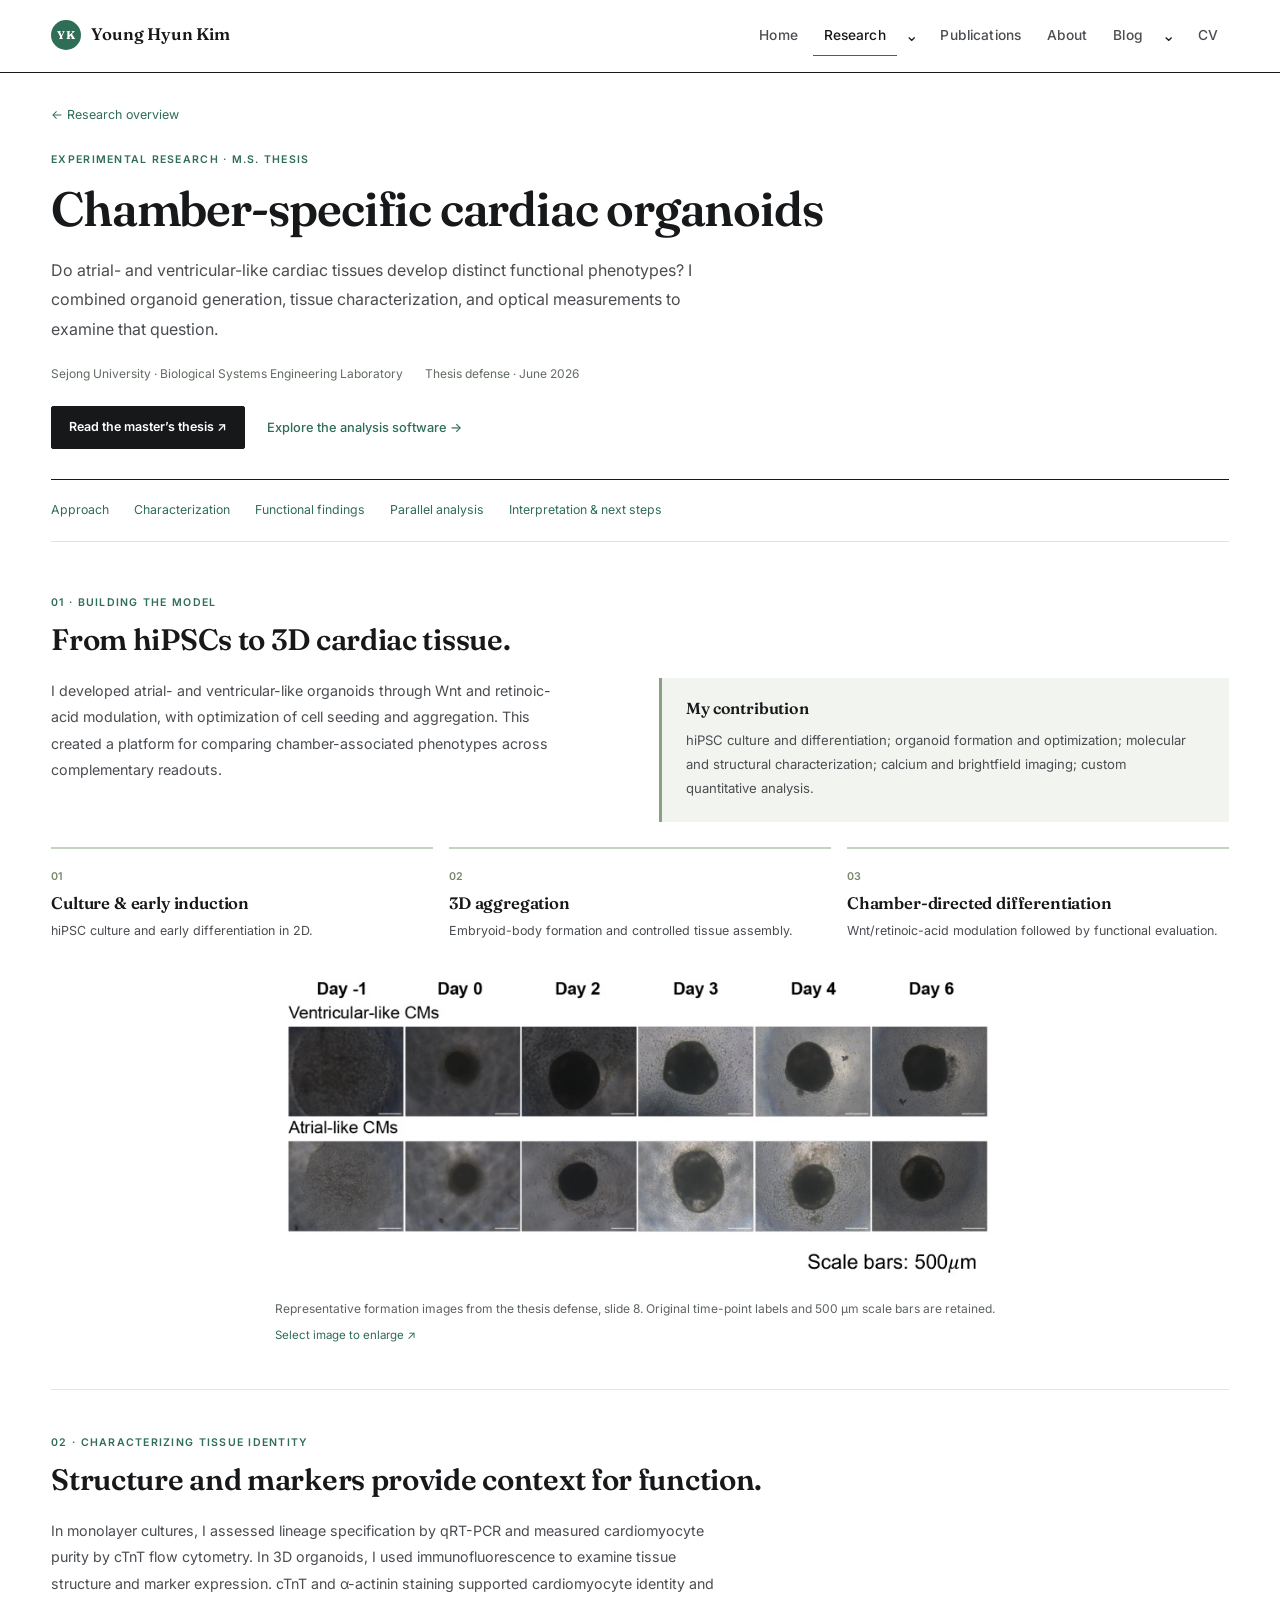
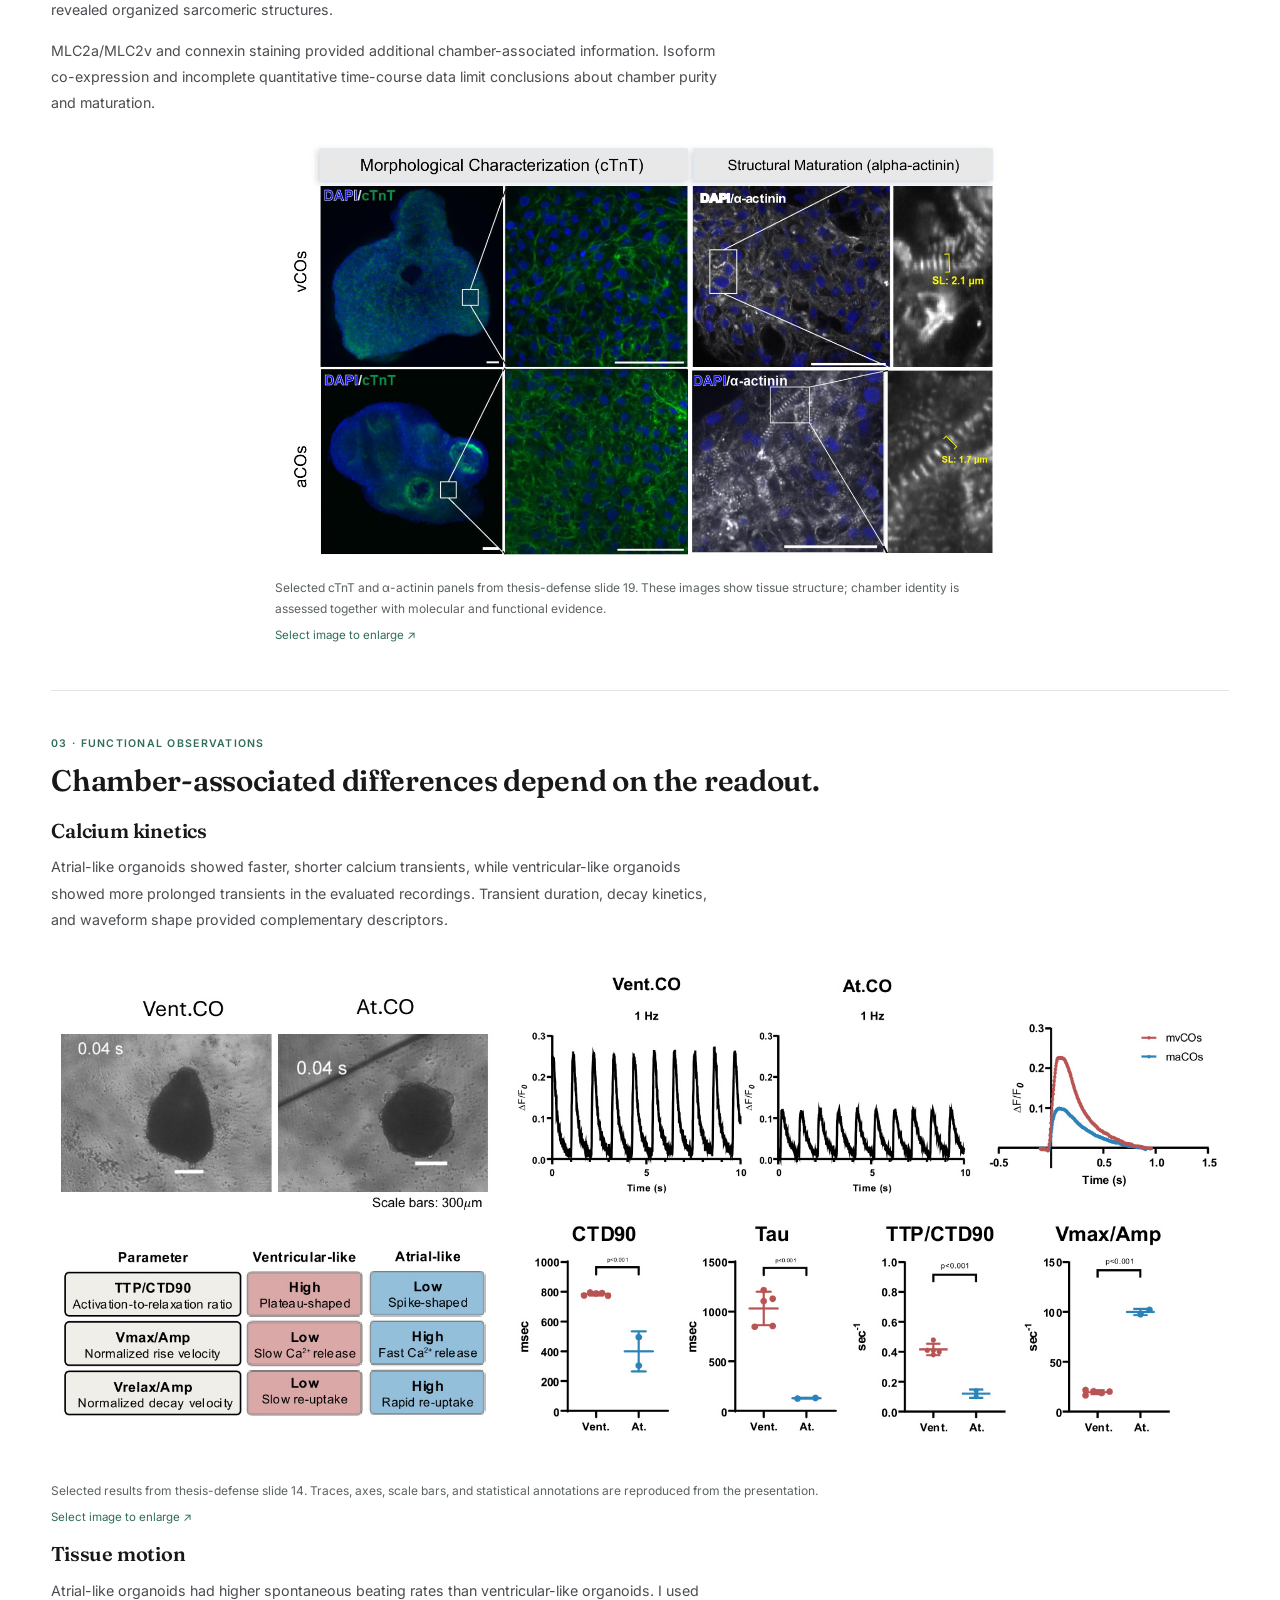
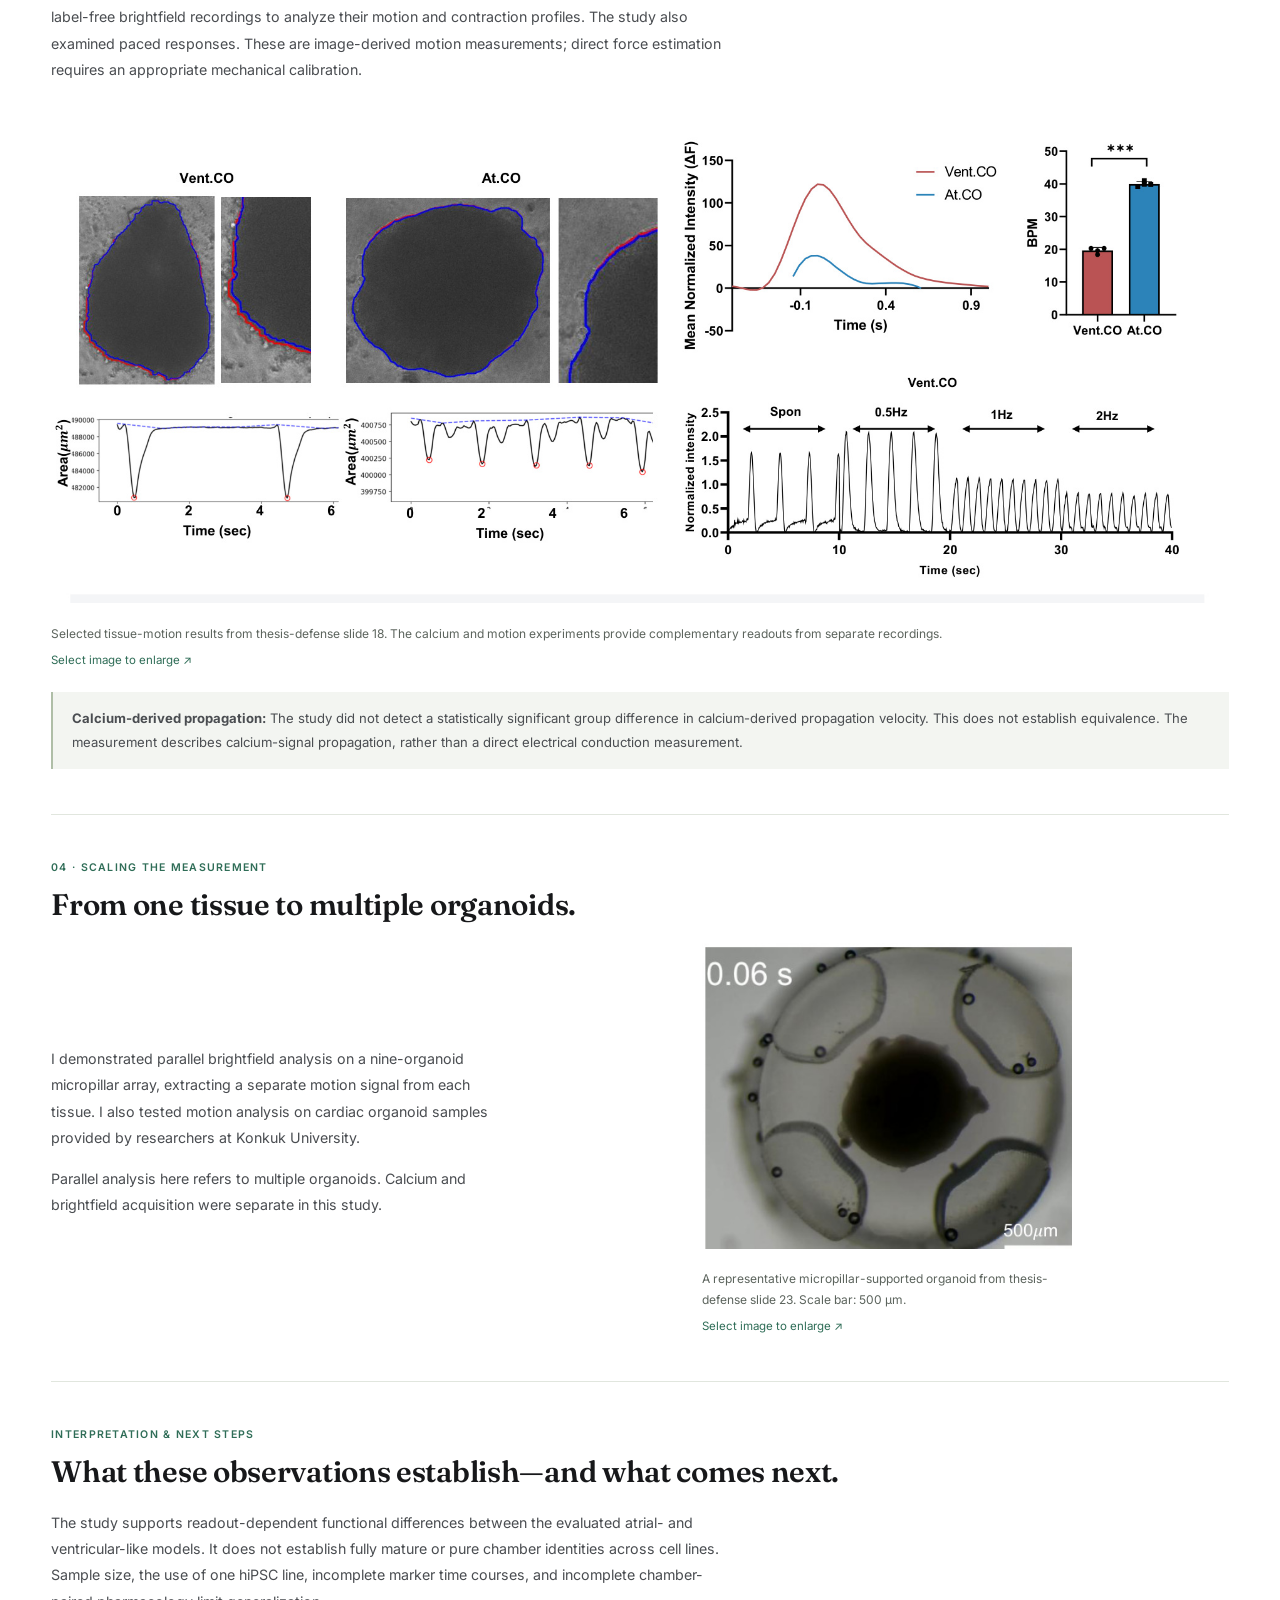
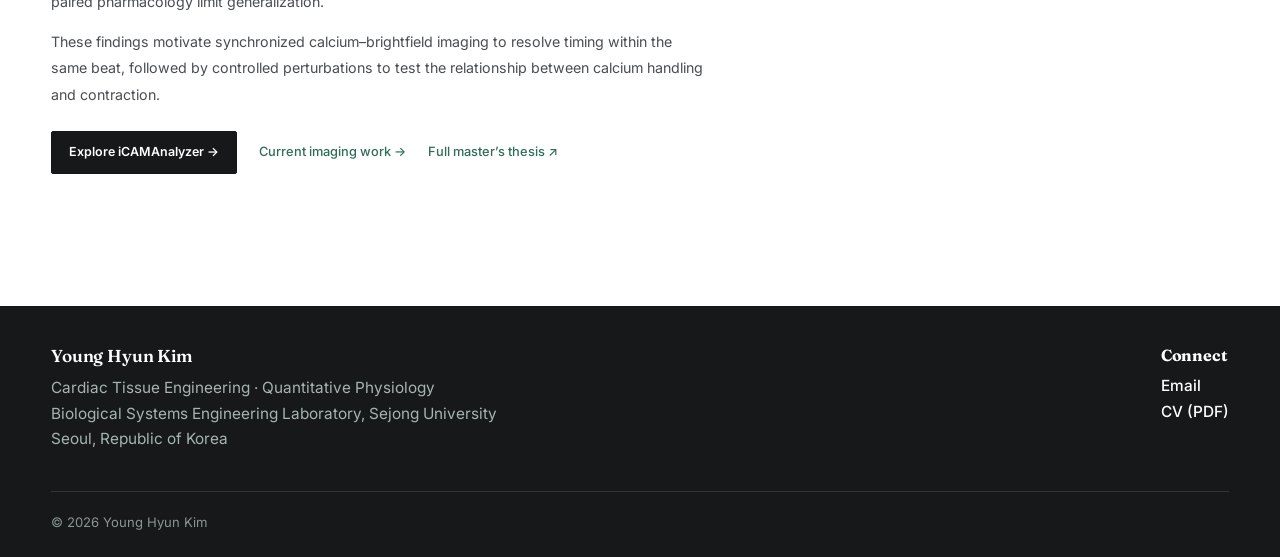
<file: research-organoids.html>
<!DOCTYPE html>
<html lang="en"><head>
<meta charset="utf-8"><meta name="viewport" content="width=device-width,initial-scale=1">
<title>Chamber-specific cardiac organoids — Young Hyun Kim</title>
<link rel="icon" href="assets/img/favicon.svg" type="image/svg+xml">
<link rel="preconnect" href="https://fonts.googleapis.com">
<link rel="stylesheet" href="https://fonts.googleapis.com/css2?family=Fraunces:opsz,wght@9..144,400..900&amp;family=Inter:wght@400;500;600;700&amp;display=swap">
<link rel="stylesheet" href="css/style.css?v=20261011"><link rel="stylesheet" href="css/research.css?v=20261022">
<meta name="description" content="Young Hyun Kim’s master’s research on atrial- and ventricular-like cardiac organoids, calcium dynamics, tissue motion, and parallel optical analysis."><meta property="og:title" content="Chamber-specific cardiac organoids — Young Hyun Kim">
<meta property="og:description" content="Young Hyun Kim’s master’s research on atrial- and ventricular-like cardiac organoids, calcium dynamics, tissue motion, and parallel optical analysis."><meta property="og:type" content="website">
<meta property="og:url" content="https://younghyunkim1062.github.io/research-organoids.html"><link rel="canonical" href="https://younghyunkim1062.github.io/research-organoids.html">
<link rel="stylesheet" href="css/responsive.css?v=20261107">
</head><body class="research-site"><a class="skip-link" href="#main-content">Skip to content</a>
<header class="site-header">
<nav class="nav">
<a class="brand" href="index.html"><span class="badge"><span>YK</span></span>Young Hyun Kim</a>
<button aria-label="Toggle navigation" class="nav-toggle"><span></span><span></span><span></span></button>
<ul class="nav-links">
<li><a class="nav-link" href="index.html">Home</a></li>
<li class="has-dropdown">
<a class="nav-link active" href="research.html">Research</a>
<div class="dropdown"><a href="research.html">Overview</a><a href="figures.html">Figures &amp; Illustration</a></div>
</li>
<li><a class="nav-link" href="publications.html">Publications</a></li>
<li><a class="nav-link" href="about.html">About</a></li>
<li class="has-dropdown">
<a class="nav-link" href="blog.html">Blog</a>
<div class="dropdown"><a href="blog.html">Overview</a><a href="blog-travel.html">Travel</a><a href="blog-making.html">Making</a><a href="blog-gallery.html">Under the Scope</a></div>
</li>
<li><a class="nav-link" href="assets/CV_Younghyun_Kim.pdf?v=20261117" rel="noopener" target="_blank">CV</a></li>
</ul>
</nav>
</header>
<main id="main-content"><div class="container"><section class="r-detail-head"><a class="r-back" href="research.html">← Research overview</a><span class="r-kicker">Experimental research · M.S. thesis</span><h1>Chamber-specific cardiac organoids</h1><p class="r-lead">Do atrial- and ventricular-like cardiac tissues develop distinct functional phenotypes? I combined organoid generation, tissue characterization, and optical measurements to examine that question.</p><div class="r-meta"><span>Sejong University · Biological Systems Engineering Laboratory</span><span>Thesis defense · June 2026</span></div><div class="r-actions"><a class="btn btn-primary" href="assets/theses/Younghyun_Kim_Masters_Thesis_2026.pdf" target="_blank" rel="noopener">Read the master’s thesis ↗</a><a href="icamanalyzer.html">Explore the analysis software →</a></div></section><nav class="r-jumps" aria-label="Project sections"><a href="#approach">Approach</a><a href="#characterization">Characterization</a><a href="#findings">Functional findings</a><a href="#scaling">Parallel analysis</a><a href="#limitations">Interpretation &amp; next steps</a></nav><section class="r-block" id="approach"><span class="r-kicker">01 · Building the model</span><h2>From hiPSCs to 3D cardiac tissue.</h2><div class="r-columns"><div><p>I developed atrial- and ventricular-like organoids through Wnt and retinoic-acid modulation, with optimization of cell seeding and aggregation. This created a platform for comparing chamber-associated phenotypes across complementary readouts.</p></div><aside class="r-contribution"><h3>My contribution</h3><p>hiPSC culture and differentiation; organoid formation and optimization; molecular and structural characterization; calcium and brightfield imaging; custom quantitative analysis.</p></aside></div><div class="r-flow"><div class="r-step"><span>01</span><h3>Culture &amp; early induction</h3><p>hiPSC culture and early differentiation in 2D.</p></div><div class="r-step"><span>02</span><h3>3D aggregation</h3><p>Embryoid-body formation and controlled tissue assembly.</p></div><div class="r-step"><span>03</span><h3>Chamber-directed differentiation</h3><p>Wnt/retinoic-acid modulation followed by functional evaluation.</p></div></div><figure class="r-figure r-figure-narrow"><button type="button" class="link-btn" data-full="assets/img/research/organoid-formation.jpg" data-caption="Representative formation of ventricular-like and atrial-like tissues across the time points shown in the thesis defense" aria-label="Enlarge: Representative formation of ventricular-like and atrial-like tissues across the time points shown in the thesis defense"><img src="assets/img/research/organoid-formation.jpg" alt="Representative formation of ventricular-like and atrial-like tissues across the time points shown in the thesis defense" loading="lazy" decoding="async"></button><figcaption>Representative formation images from the thesis defense, slide 8. Original time-point labels and 500 µm scale bars are retained.<span class="r-expand">Select image to enlarge ↗</span></figcaption></figure></section><section class="r-block" id="characterization"><span class="r-kicker">02 · Characterizing tissue identity</span><h2>Structure and markers provide context for function.</h2><div class="r-reading"><p>In monolayer cultures, I assessed lineage specification by qRT-PCR and measured cardiomyocyte purity by cTnT flow cytometry. In 3D organoids, I used immunofluorescence to examine tissue structure and marker expression. cTnT and α-actinin staining supported cardiomyocyte identity and revealed organized sarcomeric structures.</p><p>MLC2a/MLC2v and connexin staining provided additional chamber-associated information. Isoform co-expression and incomplete quantitative time-course data limit conclusions about chamber purity and maturation.</p></div><figure class="r-figure r-figure-narrow"><button type="button" class="link-btn" data-full="assets/img/research/organoid-structure.jpg" data-caption="cTnT and alpha-actinin immunofluorescence in ventricular-like and atrial-like cardiac organoids" aria-label="Enlarge: cTnT and alpha-actinin immunofluorescence in ventricular-like and atrial-like cardiac organoids"><img src="assets/img/research/organoid-structure.jpg" alt="cTnT and alpha-actinin immunofluorescence in ventricular-like and atrial-like cardiac organoids" loading="lazy" decoding="async"></button><figcaption>Selected cTnT and α-actinin panels from thesis-defense slide 19. These images show tissue structure; chamber identity is assessed together with molecular and functional evidence.<span class="r-expand">Select image to enlarge ↗</span></figcaption></figure></section><section class="r-block" id="findings"><span class="r-kicker">03 · Functional observations</span><h2>Chamber-associated differences depend on the readout.</h2><div class="r-reading"><h3>Calcium kinetics</h3><p>Atrial-like organoids showed faster, shorter calcium transients, while ventricular-like organoids showed more prolonged transients in the evaluated recordings. Transient duration, decay kinetics, and waveform shape provided complementary descriptors.</p></div><figure class="r-figure "><button type="button" class="link-btn" data-full="assets/img/research/calcium-kinetics.jpg" data-caption="Calcium transients and selected calcium-kinetic comparisons between ventricular-like and atrial-like cardiac organoids" aria-label="Enlarge: Calcium transients and selected calcium-kinetic comparisons between ventricular-like and atrial-like cardiac organoids"><img src="assets/img/research/calcium-kinetics.jpg" alt="Calcium transients and selected calcium-kinetic comparisons between ventricular-like and atrial-like cardiac organoids" loading="lazy" decoding="async"></button><figcaption>Selected results from thesis-defense slide 14. Traces, axes, scale bars, and statistical annotations are reproduced from the presentation.<span class="r-expand">Select image to enlarge ↗</span></figcaption></figure><div class="r-reading"><h3>Tissue motion</h3><p>Atrial-like organoids had higher spontaneous beating rates than ventricular-like organoids. I used label-free brightfield recordings to analyze their motion and contraction profiles. The study also examined paced responses. These are image-derived motion measurements; direct force estimation requires an appropriate mechanical calibration.</p></div><figure class="r-figure "><button type="button" class="link-btn" data-full="assets/img/research/motion-profiles.jpg" data-caption="Brightfield tissue tracking, motion and area traces, and beating-rate comparisons from the thesis study" aria-label="Enlarge: Brightfield tissue tracking, motion and area traces, and beating-rate comparisons from the thesis study"><img src="assets/img/research/motion-profiles.jpg" alt="Brightfield tissue tracking, motion and area traces, and beating-rate comparisons from the thesis study" loading="lazy" decoding="async"></button><figcaption>Selected tissue-motion results from thesis-defense slide 18. The calcium and motion experiments provide complementary readouts from separate recordings.<span class="r-expand">Select image to enlarge ↗</span></figcaption></figure><p class="r-evidence-note"><strong>Calcium-derived propagation:</strong> The study did not detect a statistically significant group difference in calcium-derived propagation velocity. This does not establish equivalence. The measurement describes calcium-signal propagation, rather than a direct electrical conduction measurement.</p></section><section class="r-block" id="scaling"><span class="r-kicker">04 · Scaling the measurement</span><h2>From one tissue to multiple organoids.</h2><div class="r-columns r-columns-wide"><div><p>I demonstrated parallel brightfield analysis on a nine-organoid micropillar array, extracting a separate motion signal from each tissue. I also tested motion analysis on cardiac organoid samples provided by researchers at Konkuk University.</p><p>Parallel analysis here refers to multiple organoids. Calcium and brightfield acquisition were separate in this study.</p></div><figure class="r-figure r-figure-micro"><button type="button" class="link-btn" data-full="assets/img/research/micropillar-organoid.jpg" data-caption="A representative cardiac organoid positioned among micropillars, with a 500 micrometre scale bar" aria-label="Enlarge: A representative cardiac organoid positioned among micropillars, with a 500 micrometre scale bar"><img src="assets/img/research/micropillar-organoid.jpg" alt="A representative cardiac organoid positioned among micropillars, with a 500 micrometre scale bar" loading="lazy" decoding="async"></button><figcaption>A representative micropillar-supported organoid from thesis-defense slide 23. Scale bar: 500 µm.<span class="r-expand">Select image to enlarge ↗</span></figcaption></figure></div></section><section class="r-block" id="limitations"><span class="r-kicker">Interpretation &amp; next steps</span><h2>What these observations establish—and what comes next.</h2><div class="r-reading"><p>The study supports readout-dependent functional differences between the evaluated atrial- and ventricular-like models. It does not establish fully mature or pure chamber identities across cell lines. Sample size, the use of one hiPSC line, incomplete marker time courses, and incomplete chamber-paired pharmacology limit generalization.</p><p>These findings motivate synchronized calcium–brightfield imaging to resolve timing within the same beat, followed by controlled perturbations to test the relationship between calcium handling and contraction.</p></div><div class="r-actions"><a class="btn btn-primary" href="icamanalyzer.html">Explore iCAMAnalyzer →</a><a href="research.html#imaging">Current imaging work →</a><a href="assets/theses/Younghyun_Kim_Masters_Thesis_2026.pdf" target="_blank" rel="noopener">Full master’s thesis ↗</a></div></section></div></main>
<footer class="site-footer">
<div class="container">
<div class="footer-grid">
<div>
<h3 style="color:#fff;">Young Hyun Kim</h3>
<p class="footer-identity"><span class="footer-nowrap">Cardiac Tissue Engineering · Quantitative Physiology</span><br/><span class="footer-nowrap">Biological Systems Engineering Laboratory, Sejong University</span><br/>Seoul, Republic of Korea</p>
</div>
<div>
<h4 style="color:#fff;">Connect</h4>
<p><a href="mailto:younghyun.kim1062@gmail.com">Email</a><br/><a href="assets/CV_Younghyun_Kim.pdf?v=20261117">CV (PDF)</a></p>
</div>
</div>
<div class="footer-note">© 2026 Young Hyun Kim</div>
</div>
</footer><div id="lightbox"><button aria-label="Close image" class="lightbox-close">×</button><div style="display:flex;flex-direction:column;align-items:center;"><img alt="Enlarged research figure"><p class="lightbox-caption"></p></div></div>
<script src="js/main.js?v=20261107"></script><script src="js/research.js?v=20261022"></script>
</body></html>
</file>
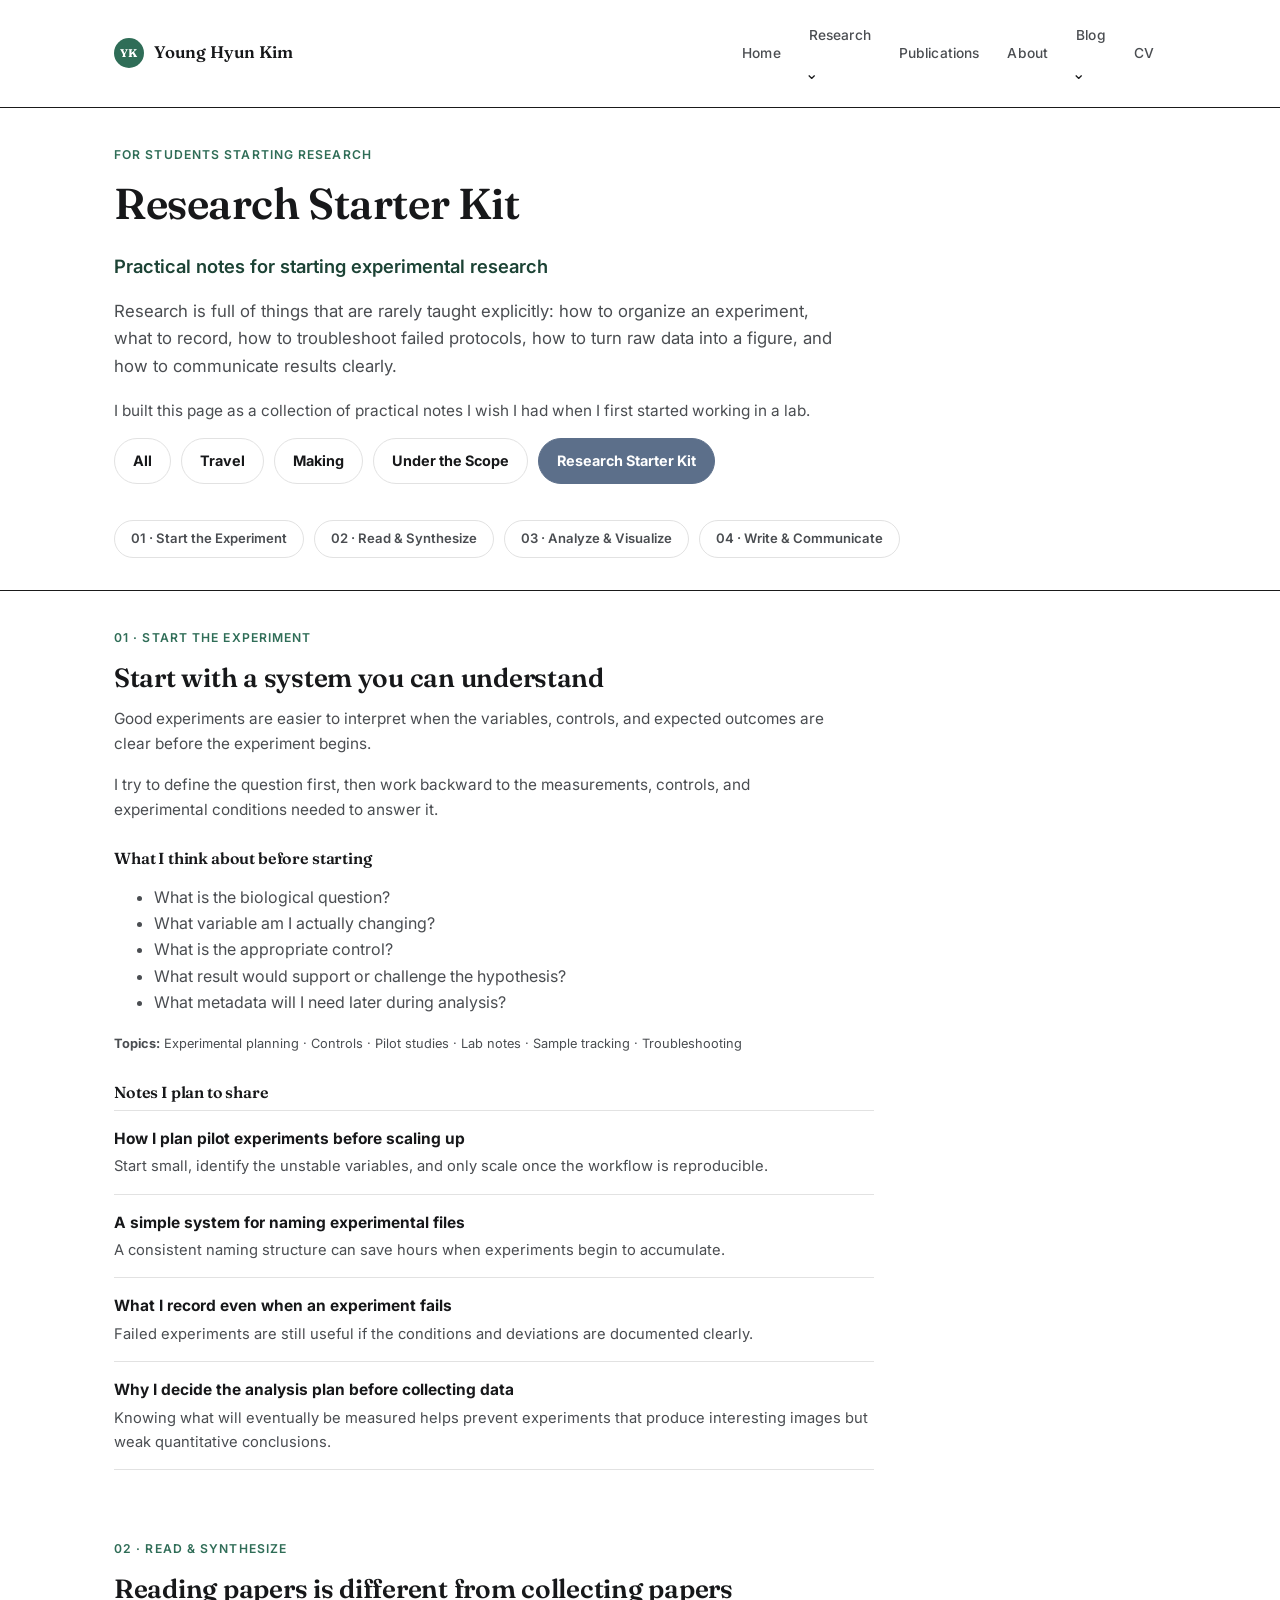
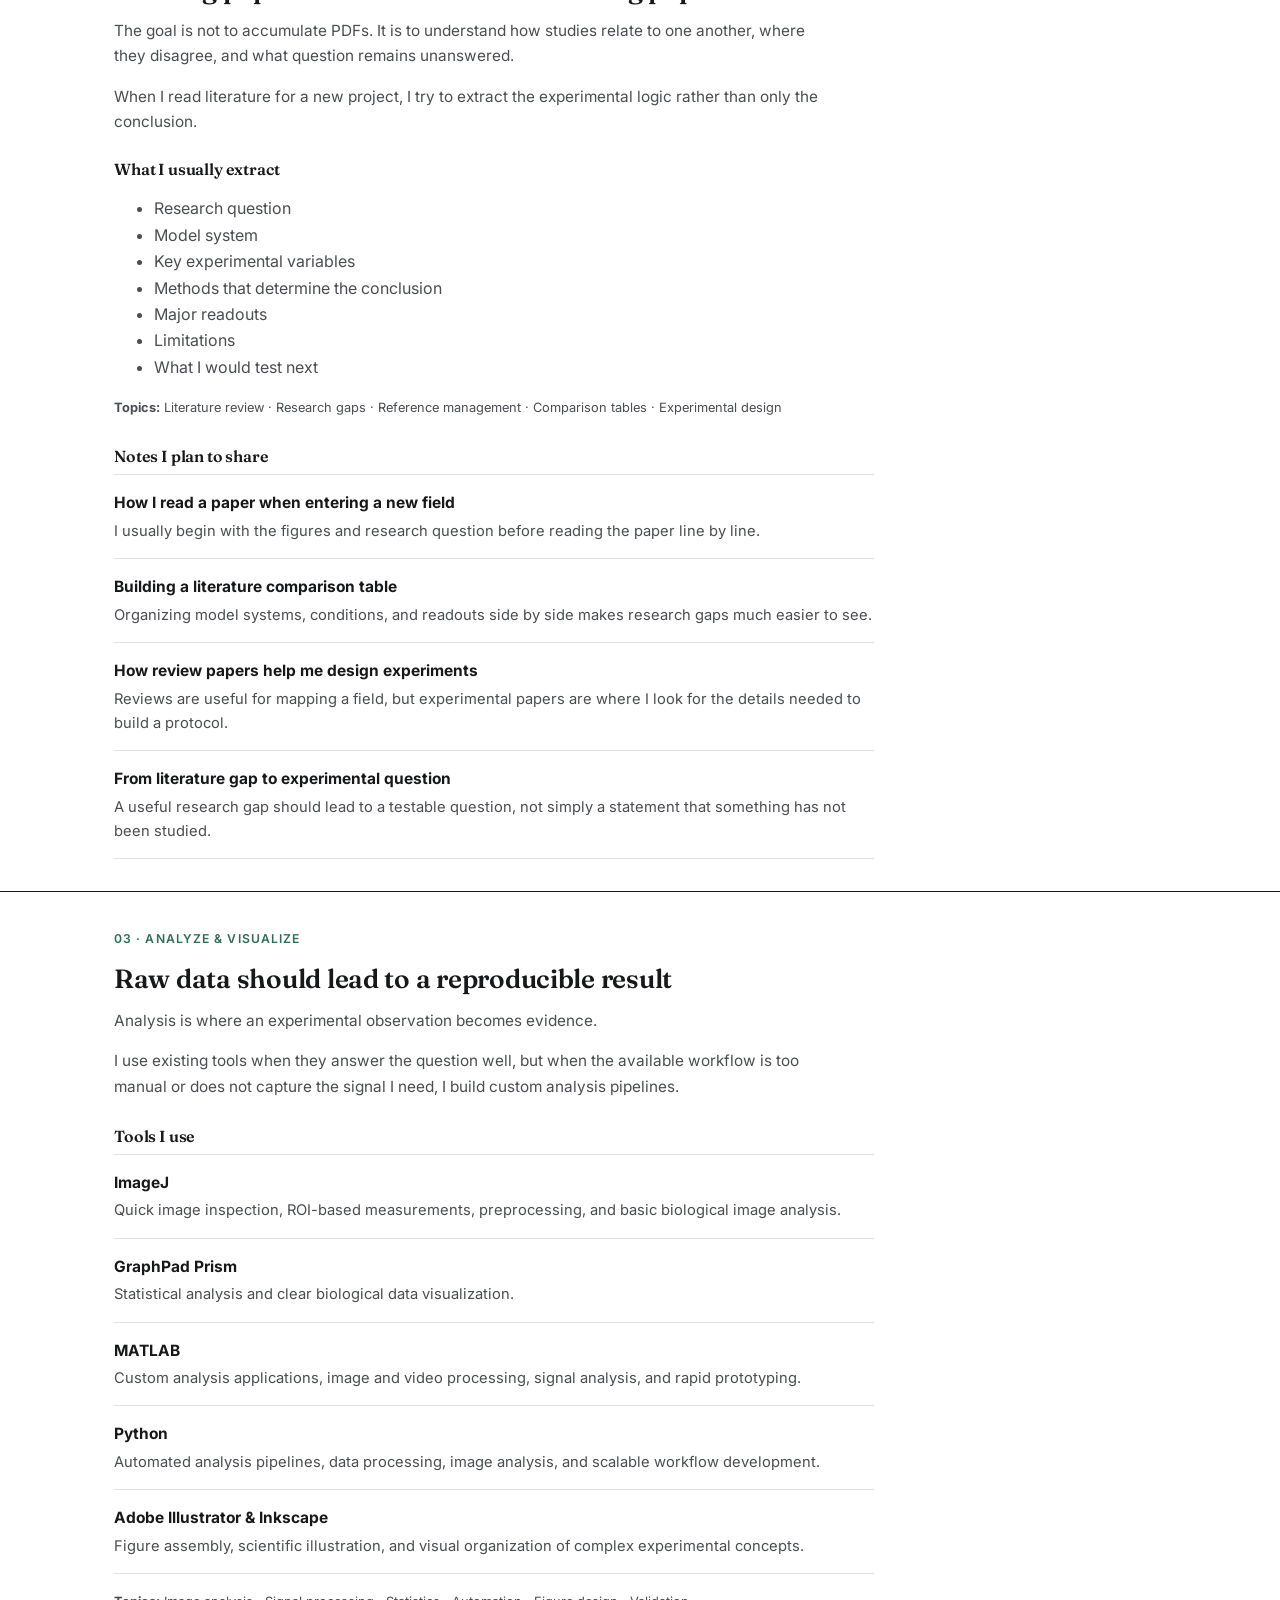
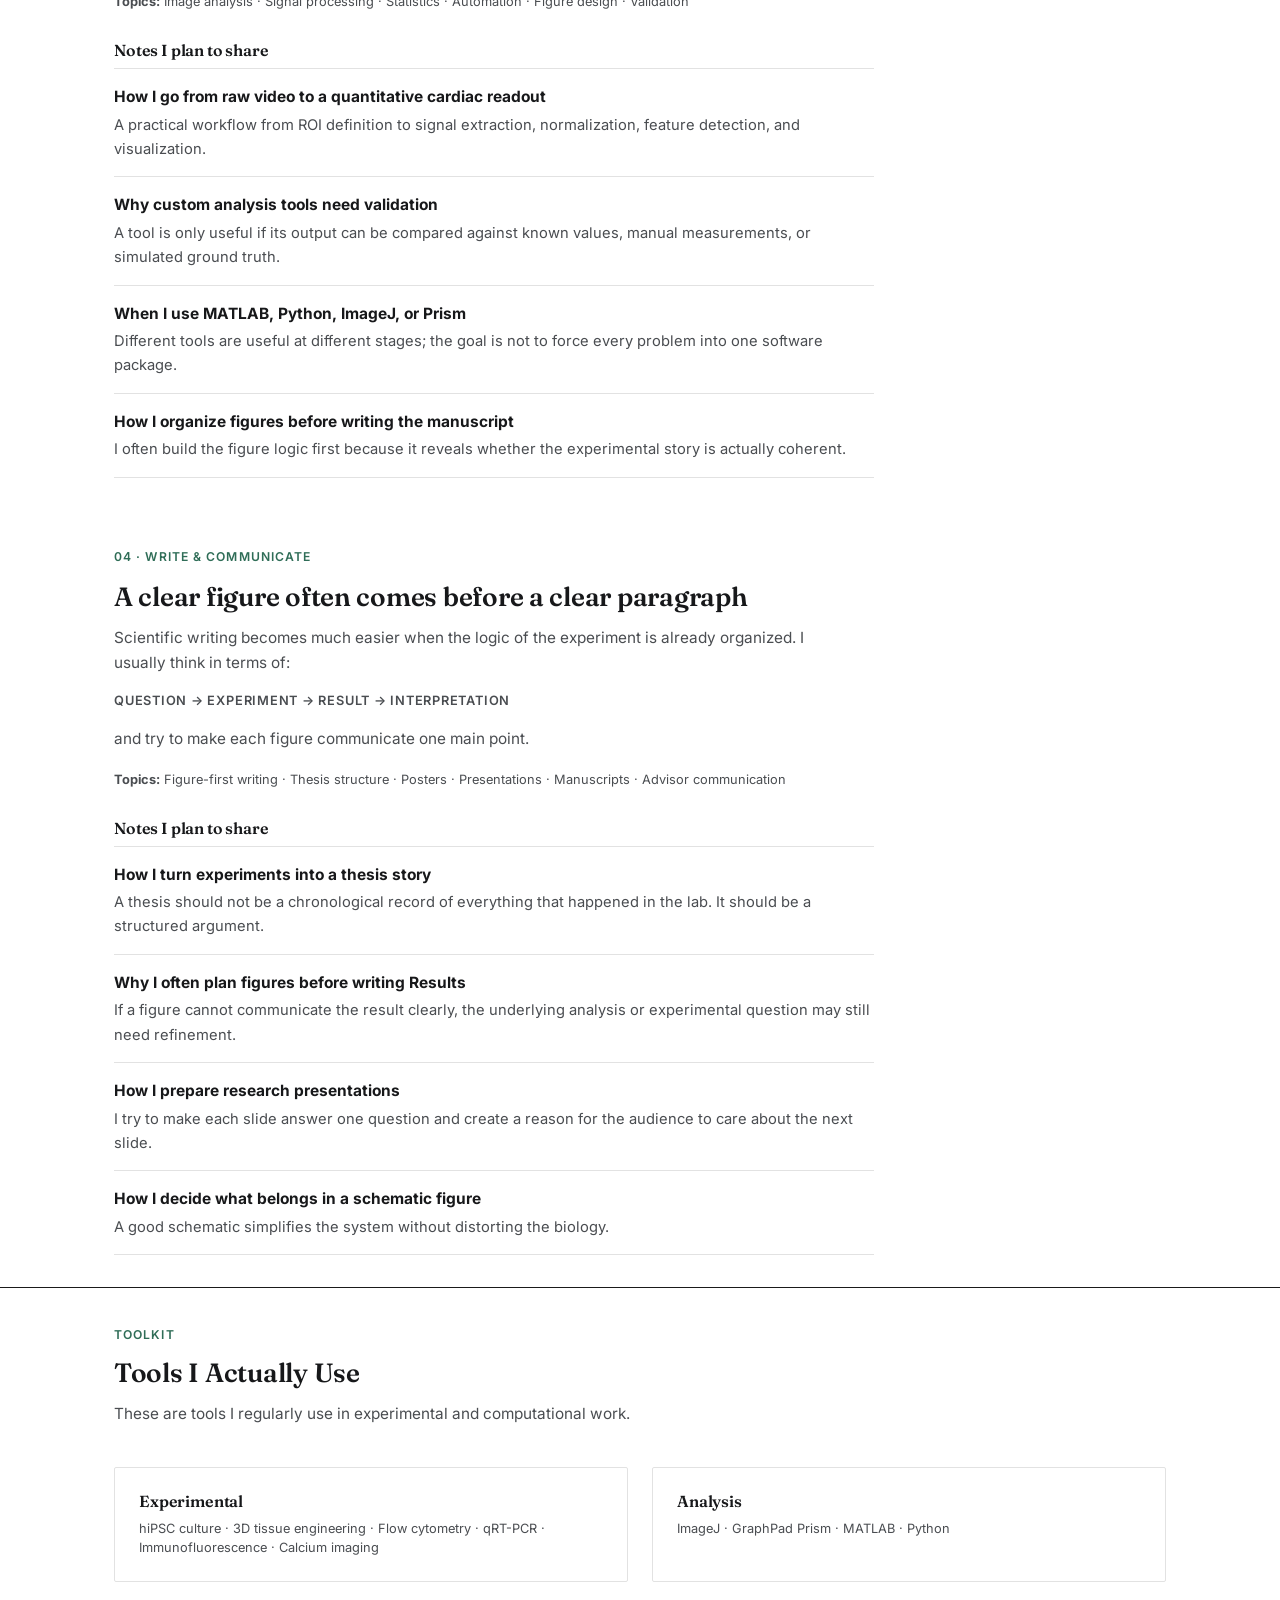
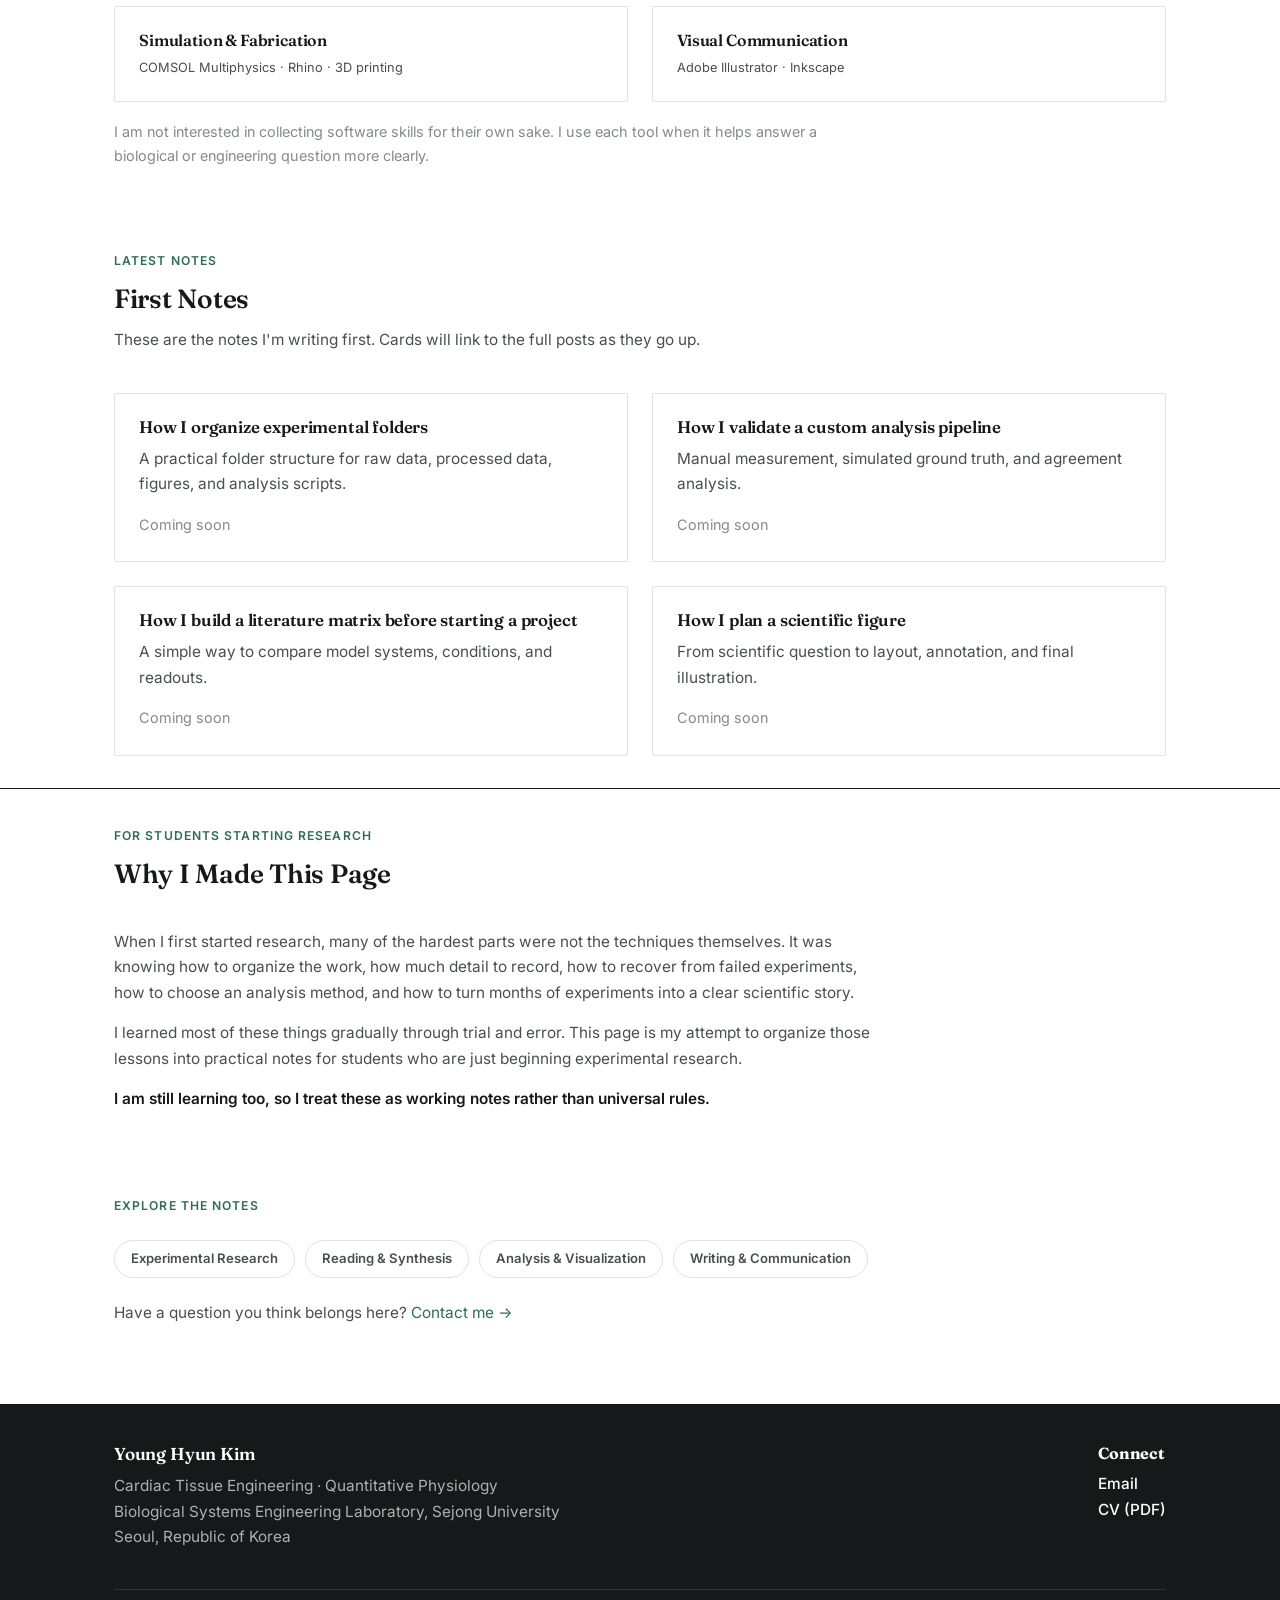
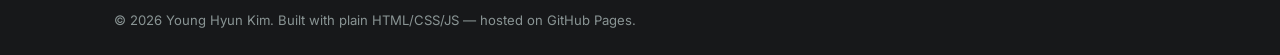
<file: research-starter-kit.html>
<!DOCTYPE html>
<html lang="en">
<head>
<meta charset="UTF-8">
<meta name="viewport" content="width=device-width, initial-scale=1.0">
<title>Research Starter Kit — Young Hyun Kim</title>
<meta name="description" content="Practical notes for starting experimental research — organizing experiments, reading papers, analyzing data, building figures, and communicating results.">
<link rel="icon" href="assets/img/favicon.svg" type="image/svg+xml">
<link rel="preconnect" href="https://fonts.googleapis.com">
<link href="https://fonts.googleapis.com/css2?family=Fraunces:opsz,wght@9..144,400..900&family=Inter:wght@400;500;600;700&display=swap" rel="stylesheet">
<link rel="stylesheet" href="css/style.css">
</head>
<body>

<header class="site-header">
  <nav class="nav">
    <a href="index.html" class="brand"><span class="badge"><span>YK</span></span>Young Hyun Kim</a>
    <button class="nav-toggle" aria-label="Toggle navigation"><span></span><span></span><span></span></button>
    <ul class="nav-links">
      <li><a href="index.html" class="nav-link">Home</a></li>
      <li class="has-dropdown">
        <a href="research.html" class="nav-link">Research</a>
        <div class="dropdown"><a href="research.html">Overview</a><a href="protocols.html">Methods &amp; Workflows</a><a href="figures.html">Figures &amp; Illustration</a></div>
      </li>
      <li><a href="publications.html" class="nav-link">Publications</a></li>
      <li><a href="about.html" class="nav-link">About</a></li>
      <li class="has-dropdown">
        <a href="blog.html" class="nav-link">Blog</a>
        <div class="dropdown"><a href="blog.html">Overview</a><a href="blog-travel.html">Travel</a><a href="blog-making.html">Making</a><a href="blog-gallery.html">Under the Scope</a><a href="research-starter-kit.html" class="active">Research Starter Kit</a></div>
      </li>
      <li><a href="assets/CV_Younghyun_Kim_20261102.pdf" class="nav-link" target="_blank" rel="noopener">CV</a></li>
    </ul>
  </nav>
</header>

<!-- ============ HERO ============ -->
<section class="tight">
  <div class="container">
    <span class="eyebrow">For students starting research</span>
    <h1>Research Starter Kit</h1>
    <p style="font-size:1.15rem; font-weight:600; color:var(--primary-dark); margin-bottom:16px;">Practical notes for starting experimental research</p>
    <p style="font-size:1.05rem; max-width:720px;">
      Research is full of things that are rarely taught explicitly: how to organize an experiment,
      what to record, how to troubleshoot failed protocols, how to turn raw data into a figure, and
      how to communicate results clearly.
    </p>
    <p style="max-width:720px;">
      I built this page as a collection of practical notes I wish I had when I first started working
      in a lab.
    </p>

    <div class="blog-subnav">
      <a href="blog.html">All</a>
      <a href="blog-travel.html">Travel</a>
      <a href="blog-making.html">Making</a>
      <a href="blog-gallery.html">Under the Scope</a>
      <a href="research-starter-kit.html" class="active">Research Starter Kit</a>
    </div>

    <div class="skill-pills" style="margin-top:24px;">
      <a href="#start" class="skill-pill">01 · Start the Experiment</a>
      <a href="#read" class="skill-pill">02 · Read &amp; Synthesize</a>
      <a href="#analyze" class="skill-pill">03 · Analyze &amp; Visualize</a>
      <a href="#write" class="skill-pill">04 · Write &amp; Communicate</a>
    </div>
  </div>
</section>

<!-- ============ 01 — START THE EXPERIMENT ============ -->
<section class="bg-tint tight" id="start">
  <div class="container">
    <span class="eyebrow">01 · Start the Experiment</span>
    <h2>Start with a system you can understand</h2>
    <p style="max-width:720px;">Good experiments are easier to interpret when the variables, controls,
      and expected outcomes are clear before the experiment begins.</p>
    <p style="max-width:720px;">I try to define the question first, then work backward to the
      measurements, controls, and experimental conditions needed to answer it.</p>

    <h3 style="margin:26px 0 10px; font-size:1rem;">What I think about before starting</h3>
    <ul style="max-width:720px; color:var(--ink-soft);">
      <li>What is the biological question?</li>
      <li>What variable am I actually changing?</li>
      <li>What is the appropriate control?</li>
      <li>What result would support or challenge the hypothesis?</li>
      <li>What metadata will I need later during analysis?</li>
    </ul>

    <p class="loop-tags" style="margin-top:18px;"><strong style="color:var(--ink-soft);">Topics:</strong>
      Experimental planning · Controls · Pilot studies · Lab notes · Sample tracking · Troubleshooting</p>

    <h3 style="margin:30px 0 4px; font-size:1rem;">Notes I plan to share</h3>
    <div class="note-list">
      <div class="note-item">
        <strong>How I plan pilot experiments before scaling up</strong>
        <p>Start small, identify the unstable variables, and only scale once the workflow is reproducible.</p>
      </div>
      <div class="note-item">
        <strong>A simple system for naming experimental files</strong>
        <p>A consistent naming structure can save hours when experiments begin to accumulate.</p>
      </div>
      <div class="note-item">
        <strong>What I record even when an experiment fails</strong>
        <p>Failed experiments are still useful if the conditions and deviations are documented clearly.</p>
      </div>
      <div class="note-item">
        <strong>Why I decide the analysis plan before collecting data</strong>
        <p>Knowing what will eventually be measured helps prevent experiments that produce interesting
          images but weak quantitative conclusions.</p>
      </div>
    </div>
  </div>
</section>

<!-- ============ 02 — READ & SYNTHESIZE ============ -->
<section class="tight" id="read">
  <div class="container">
    <span class="eyebrow">02 · Read &amp; Synthesize</span>
    <h2>Reading papers is different from collecting papers</h2>
    <p style="max-width:720px;">The goal is not to accumulate PDFs. It is to understand how studies
      relate to one another, where they disagree, and what question remains unanswered.</p>
    <p style="max-width:720px;">When I read literature for a new project, I try to extract the
      experimental logic rather than only the conclusion.</p>

    <h3 style="margin:26px 0 10px; font-size:1rem;">What I usually extract</h3>
    <ul style="max-width:720px; color:var(--ink-soft);">
      <li>Research question</li>
      <li>Model system</li>
      <li>Key experimental variables</li>
      <li>Methods that determine the conclusion</li>
      <li>Major readouts</li>
      <li>Limitations</li>
      <li>What I would test next</li>
    </ul>

    <p class="loop-tags" style="margin-top:18px;"><strong style="color:var(--ink-soft);">Topics:</strong>
      Literature review · Research gaps · Reference management · Comparison tables · Experimental design</p>

    <h3 style="margin:30px 0 4px; font-size:1rem;">Notes I plan to share</h3>
    <div class="note-list">
      <div class="note-item">
        <strong>How I read a paper when entering a new field</strong>
        <p>I usually begin with the figures and research question before reading the paper line by line.</p>
      </div>
      <div class="note-item">
        <strong>Building a literature comparison table</strong>
        <p>Organizing model systems, conditions, and readouts side by side makes research gaps much easier to see.</p>
      </div>
      <div class="note-item">
        <strong>How review papers help me design experiments</strong>
        <p>Reviews are useful for mapping a field, but experimental papers are where I look for the
          details needed to build a protocol.</p>
      </div>
      <div class="note-item">
        <strong>From literature gap to experimental question</strong>
        <p>A useful research gap should lead to a testable question, not simply a statement that
          something has not been studied.</p>
      </div>
    </div>
  </div>
</section>

<!-- ============ 03 — ANALYZE & VISUALIZE ============ -->
<section class="bg-tint tight" id="analyze">
  <div class="container">
    <span class="eyebrow">03 · Analyze &amp; Visualize</span>
    <h2>Raw data should lead to a reproducible result</h2>
    <p style="max-width:720px;">Analysis is where an experimental observation becomes evidence.</p>
    <p style="max-width:720px;">I use existing tools when they answer the question well, but when the
      available workflow is too manual or does not capture the signal I need, I build custom analysis
      pipelines.</p>

    <h3 style="margin:28px 0 4px; font-size:1rem;">Tools I use</h3>
    <div class="note-list">
      <div class="note-item">
        <strong>ImageJ</strong>
        <p>Quick image inspection, ROI-based measurements, preprocessing, and basic biological image analysis.</p>
      </div>
      <div class="note-item">
        <strong>GraphPad Prism</strong>
        <p>Statistical analysis and clear biological data visualization.</p>
      </div>
      <div class="note-item">
        <strong>MATLAB</strong>
        <p>Custom analysis applications, image and video processing, signal analysis, and rapid prototyping.</p>
      </div>
      <div class="note-item">
        <strong>Python</strong>
        <p>Automated analysis pipelines, data processing, image analysis, and scalable workflow development.</p>
      </div>
      <div class="note-item">
        <strong>Adobe Illustrator &amp; Inkscape</strong>
        <p>Figure assembly, scientific illustration, and visual organization of complex experimental concepts.</p>
      </div>
    </div>

    <p class="loop-tags" style="margin-top:18px;"><strong style="color:var(--ink-soft);">Topics:</strong>
      Image analysis · Signal processing · Statistics · Automation · Figure design · Validation</p>

    <h3 style="margin:30px 0 4px; font-size:1rem;">Notes I plan to share</h3>
    <div class="note-list">
      <div class="note-item">
        <strong>How I go from raw video to a quantitative cardiac readout</strong>
        <p>A practical workflow from ROI definition to signal extraction, normalization, feature
          detection, and visualization.</p>
      </div>
      <div class="note-item">
        <strong>Why custom analysis tools need validation</strong>
        <p>A tool is only useful if its output can be compared against known values, manual
          measurements, or simulated ground truth.</p>
      </div>
      <div class="note-item">
        <strong>When I use MATLAB, Python, ImageJ, or Prism</strong>
        <p>Different tools are useful at different stages; the goal is not to force every problem into
          one software package.</p>
      </div>
      <div class="note-item">
        <strong>How I organize figures before writing the manuscript</strong>
        <p>I often build the figure logic first because it reveals whether the experimental story is
          actually coherent.</p>
      </div>
    </div>
  </div>
</section>

<!-- ============ 04 — WRITE & COMMUNICATE ============ -->
<section class="tight" id="write">
  <div class="container">
    <span class="eyebrow">04 · Write &amp; Communicate</span>
    <h2>A clear figure often comes before a clear paragraph</h2>
    <p style="max-width:720px;">Scientific writing becomes much easier when the logic of the experiment
      is already organized. I usually think in terms of:</p>
    <p class="loop-tags" style="text-transform:uppercase; letter-spacing:0.06em; font-weight:600; margin:0 0 16px;">Question → Experiment → Result → Interpretation</p>
    <p style="max-width:720px;">and try to make each figure communicate one main point.</p>

    <p class="loop-tags" style="margin-top:18px;"><strong style="color:var(--ink-soft);">Topics:</strong>
      Figure-first writing · Thesis structure · Posters · Presentations · Manuscripts · Advisor communication</p>

    <h3 style="margin:30px 0 4px; font-size:1rem;">Notes I plan to share</h3>
    <div class="note-list">
      <div class="note-item">
        <strong>How I turn experiments into a thesis story</strong>
        <p>A thesis should not be a chronological record of everything that happened in the lab. It
          should be a structured argument.</p>
      </div>
      <div class="note-item">
        <strong>Why I often plan figures before writing Results</strong>
        <p>If a figure cannot communicate the result clearly, the underlying analysis or experimental
          question may still need refinement.</p>
      </div>
      <div class="note-item">
        <strong>How I prepare research presentations</strong>
        <p>I try to make each slide answer one question and create a reason for the audience to care
          about the next slide.</p>
      </div>
      <div class="note-item">
        <strong>How I decide what belongs in a schematic figure</strong>
        <p>A good schematic simplifies the system without distorting the biology.</p>
      </div>
    </div>
  </div>
</section>

<!-- ============ TOOLS I ACTUALLY USE ============ -->
<section class="bg-tint tight">
  <div class="container">
    <div class="section-head">
      <span class="eyebrow">Toolkit</span>
      <h2>Tools I Actually Use</h2>
      <p class="mb-0">These are tools I regularly use in experimental and computational work.</p>
    </div>

    <div class="grid grid-2">
      <div class="card">
        <h3 style="font-size:1rem;">Experimental</h3>
        <p class="loop-tags mb-0">hiPSC culture · 3D tissue engineering · Flow cytometry · qRT-PCR · Immunofluorescence · Calcium imaging</p>
      </div>
      <div class="card">
        <h3 style="font-size:1rem;">Analysis</h3>
        <p class="loop-tags mb-0">ImageJ · GraphPad Prism · MATLAB · Python</p>
      </div>
      <div class="card">
        <h3 style="font-size:1rem;">Simulation &amp; Fabrication</h3>
        <p class="loop-tags mb-0">COMSOL Multiphysics · Rhino · 3D printing</p>
      </div>
      <div class="card">
        <h3 style="font-size:1rem;">Visual Communication</h3>
        <p class="loop-tags mb-0">Adobe Illustrator · Inkscape</p>
      </div>
    </div>

    <p class="subtle" style="margin-top:18px; max-width:720px;">I am not interested in collecting
      software skills for their own sake. I use each tool when it helps answer a biological or
      engineering question more clearly.</p>
  </div>
</section>

<!-- ============ LATEST NOTES ============ -->
<section class="tight">
  <div class="container">
    <div class="section-head">
      <span class="eyebrow">Latest notes</span>
      <h2>First Notes</h2>
      <p class="mb-0">These are the notes I'm writing first. Cards will link to the full posts as they go up.</p>
    </div>
    <div class="grid grid-2">
      <div class="card">
        <h3 style="font-size:1.05rem;">How I organize experimental folders</h3>
        <p>A practical folder structure for raw data, processed data, figures, and analysis scripts.</p>
        <p class="mb-0"><span class="subtle">Coming soon</span></p>
      </div>
      <div class="card">
        <h3 style="font-size:1.05rem;">How I validate a custom analysis pipeline</h3>
        <p>Manual measurement, simulated ground truth, and agreement analysis.</p>
        <p class="mb-0"><span class="subtle">Coming soon</span></p>
      </div>
      <div class="card">
        <h3 style="font-size:1.05rem;">How I build a literature matrix before starting a project</h3>
        <p>A simple way to compare model systems, conditions, and readouts.</p>
        <p class="mb-0"><span class="subtle">Coming soon</span></p>
      </div>
      <div class="card">
        <h3 style="font-size:1.05rem;">How I plan a scientific figure</h3>
        <p>From scientific question to layout, annotation, and final illustration.</p>
        <p class="mb-0"><span class="subtle">Coming soon</span></p>
      </div>
    </div>
  </div>
</section>

<!-- ============ FOR STUDENTS ============ -->
<section class="bg-tint tight">
  <div class="container">
    <div class="section-head">
      <span class="eyebrow">For students starting research</span>
      <h2>Why I Made This Page</h2>
    </div>
    <p style="max-width:760px;">When I first started research, many of the hardest parts were not the
      techniques themselves. It was knowing how to organize the work, how much detail to record, how
      to recover from failed experiments, how to choose an analysis method, and how to turn months of
      experiments into a clear scientific story.</p>
    <p style="max-width:760px;">I learned most of these things gradually through trial and error. This
      page is my attempt to organize those lessons into practical notes for students who are just
      beginning experimental research.</p>
    <p style="max-width:760px; font-weight:600; color:var(--ink);">I am still learning too, so I treat
      these as working notes rather than universal rules.</p>
  </div>
</section>

<!-- ============ FOOTER CTA ============ -->
<section class="tight">
  <div class="container">
    <span class="eyebrow">Explore the notes</span>
    <div class="skill-pills" style="margin-top:10px;">
      <a href="#start" class="skill-pill">Experimental Research</a>
      <a href="#read" class="skill-pill">Reading &amp; Synthesis</a>
      <a href="#analyze" class="skill-pill">Analysis &amp; Visualization</a>
      <a href="#write" class="skill-pill">Writing &amp; Communication</a>
    </div>
    <p style="margin-top:22px;">Have a question you think belongs here?
      <a href="mailto:younghyun.kim1062@gmail.com">Contact me →</a></p>
  </div>
</section>

<footer class="site-footer">
  <div class="container">
    <div class="footer-grid">
      <div>
        <h3 style="color:#fff;">Young Hyun Kim</h3>
        <p class="footer-identity"><span class="footer-nowrap">Cardiac Tissue Engineering · Quantitative Physiology</span><br><span class="footer-nowrap">Biological Systems Engineering Laboratory, Sejong University</span><br>Seoul, Republic of Korea</p>
      </div>
      <div>
        <h4 style="color:#fff;">Connect</h4>
        <p><a href="mailto:younghyun.kim1062@gmail.com">Email</a><br><a href="assets/CV_Younghyun_Kim_20261102.pdf">CV (PDF)</a></p>
      </div>
    </div>
    <div class="footer-note">© 2026 Young Hyun Kim. Built with plain HTML/CSS/JS — hosted on GitHub Pages.</div>
  </div>
</footer>

<script src="js/main.js"></script>
</body>
</html>
</file>
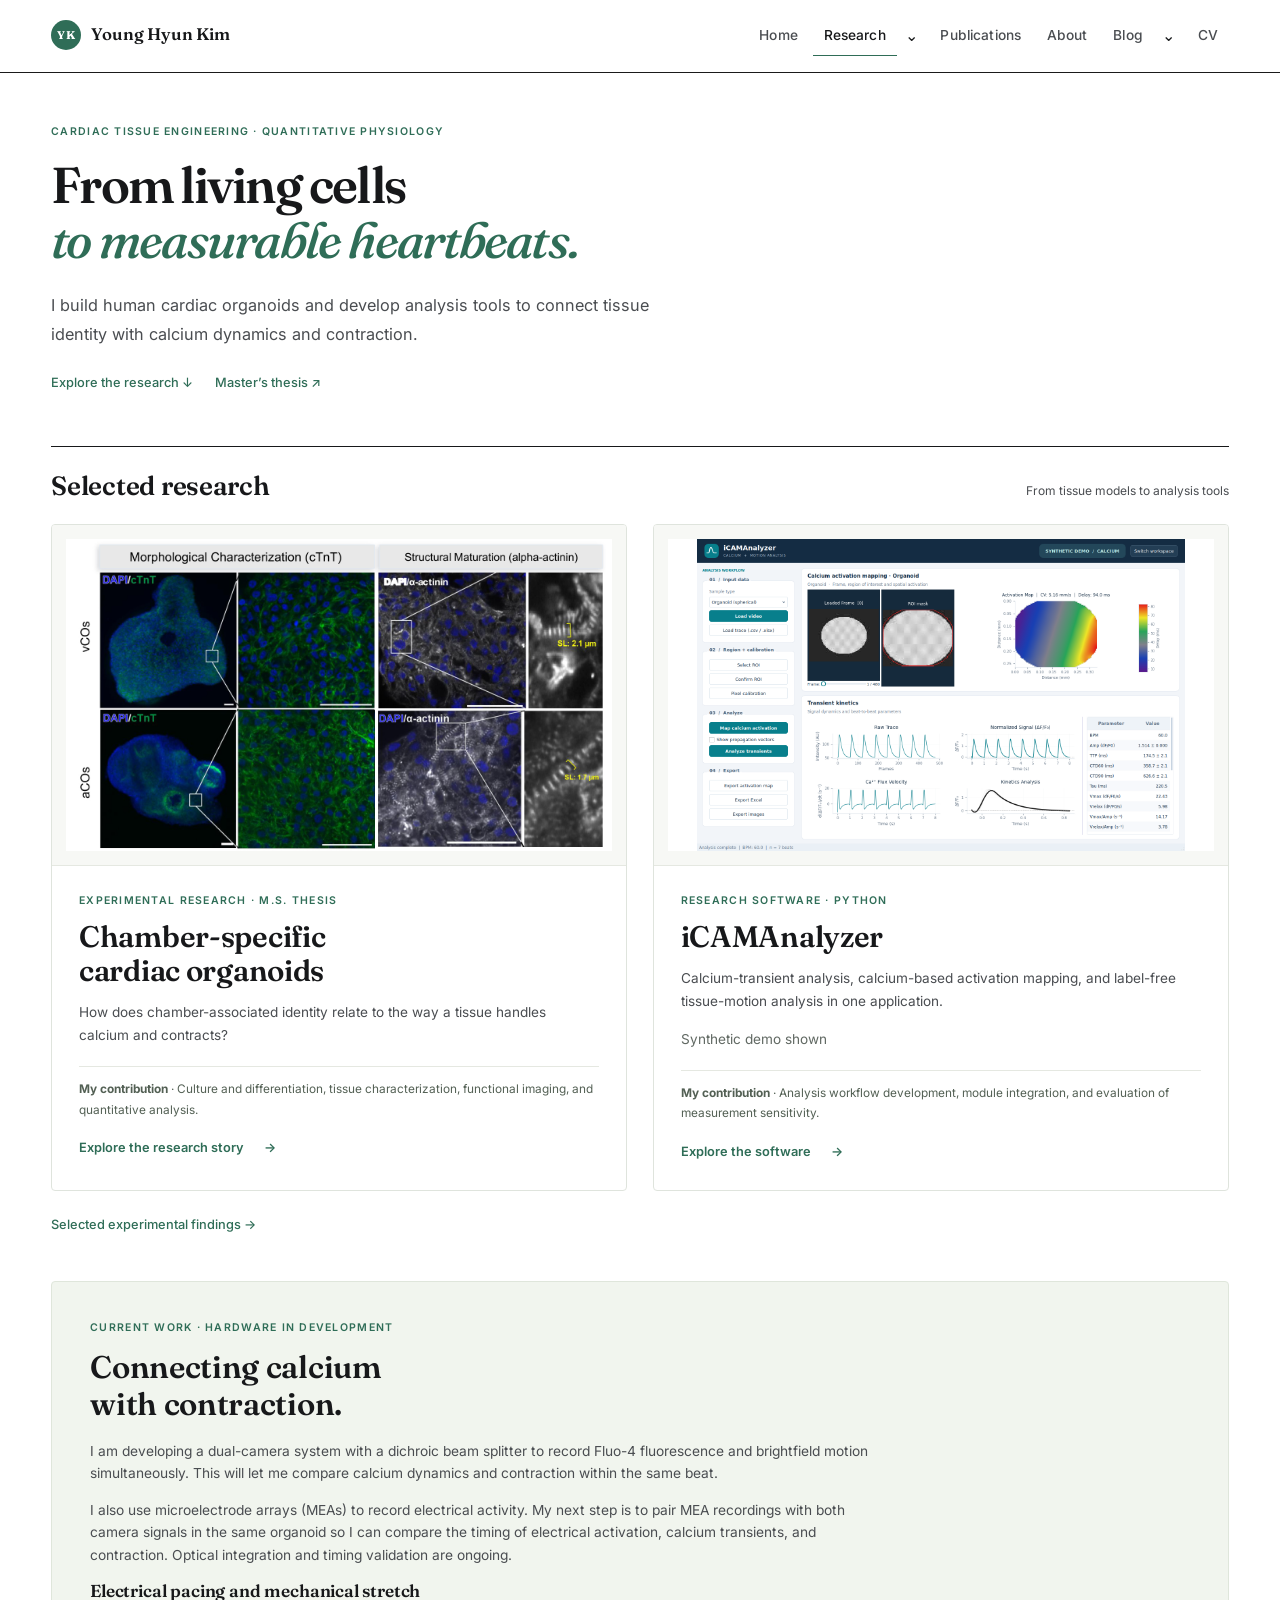
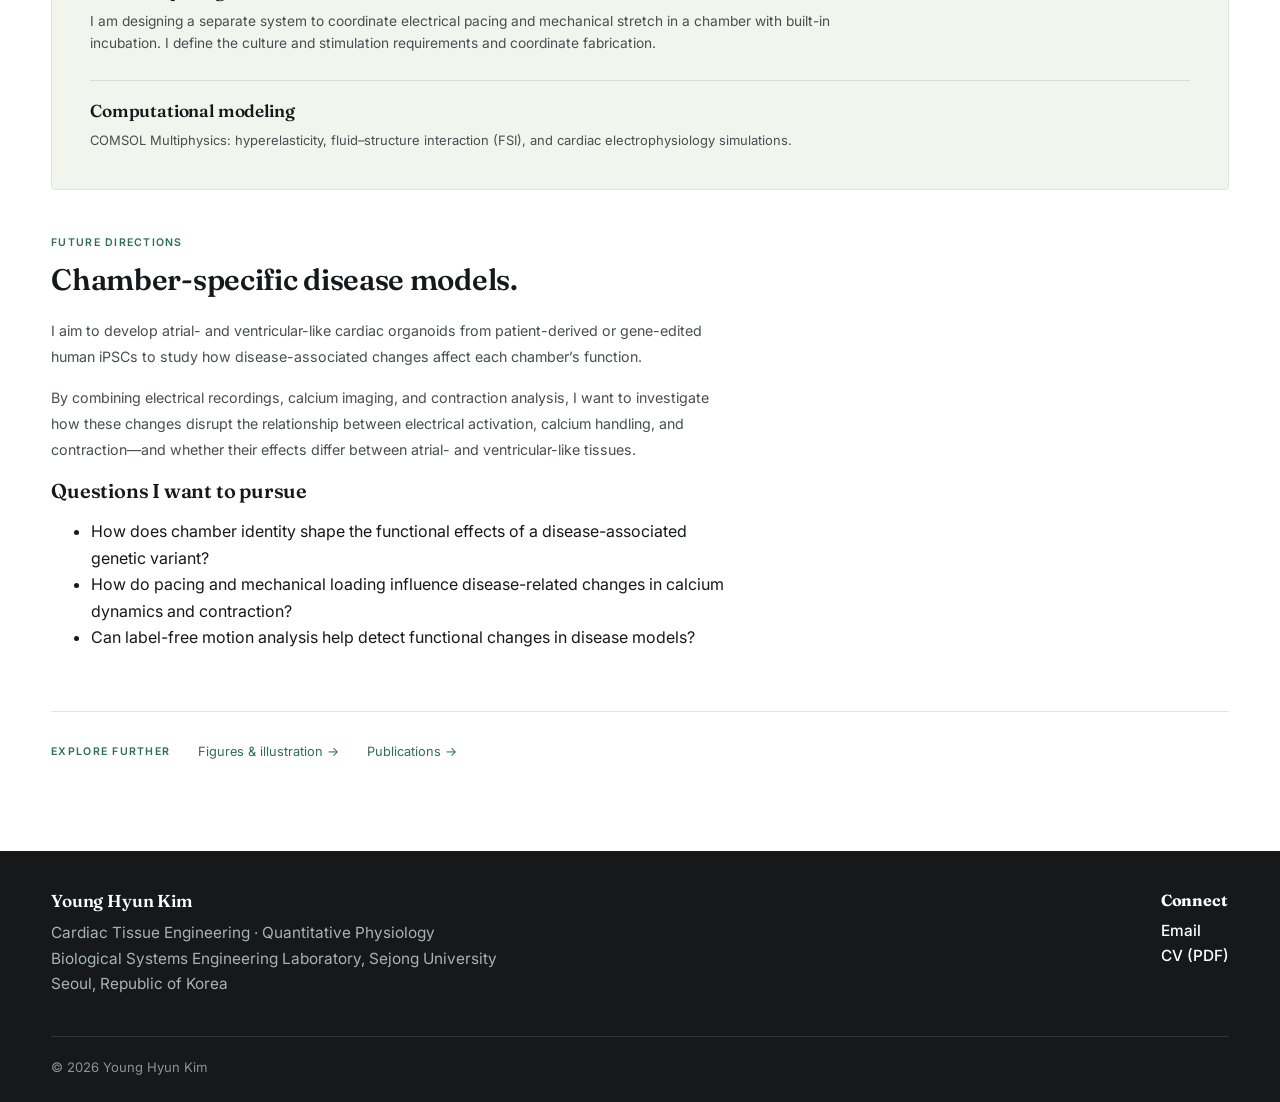
<file: research.html>
<!DOCTYPE html>
<html lang="en"><head>
<meta charset="utf-8"><meta name="viewport" content="width=device-width,initial-scale=1">
<title>Research — Young Hyun Kim</title>
<link rel="icon" href="assets/img/favicon.svg" type="image/svg+xml">
<link rel="preconnect" href="https://fonts.googleapis.com">
<link rel="stylesheet" href="https://fonts.googleapis.com/css2?family=Fraunces:opsz,wght@9..144,400..900&amp;family=Inter:wght@400;500;600;700&amp;display=swap">
<link rel="stylesheet" href="css/style.css?v=20261011"><link rel="stylesheet" href="css/research.css?v=20261022">
<meta name="description" content="Cardiac organoid research, iCAMAnalyzer Python analysis software, and synchronized calcium–brightfield imaging by Young Hyun Kim."><meta property="og:title" content="Research — Young Hyun Kim">
<meta property="og:description" content="Cardiac organoid research, iCAMAnalyzer Python analysis software, and synchronized calcium–brightfield imaging by Young Hyun Kim."><meta property="og:type" content="website">
<meta property="og:url" content="https://younghyunkim1062.github.io/research.html"><link rel="canonical" href="https://younghyunkim1062.github.io/research.html">
<link rel="stylesheet" href="css/responsive.css?v=20261107">
</head><body class="research-site"><a class="skip-link" href="#main-content">Skip to content</a>
<header class="site-header">
<nav class="nav">
<a class="brand" href="index.html"><span class="badge"><span>YK</span></span>Young Hyun Kim</a>
<button aria-label="Toggle navigation" class="nav-toggle"><span></span><span></span><span></span></button>
<ul class="nav-links">
<li><a class="nav-link" href="index.html">Home</a></li>
<li class="has-dropdown">
<a class="nav-link active" href="research.html">Research</a>
<div class="dropdown"><a href="research.html">Overview</a><a href="figures.html">Figures &amp; Illustration</a></div>
</li>
<li><a class="nav-link" href="publications.html">Publications</a></li>
<li><a class="nav-link" href="about.html">About</a></li>
<li class="has-dropdown">
<a class="nav-link" href="blog.html">Blog</a>
<div class="dropdown"><a href="blog.html">Overview</a><a href="blog-travel.html">Travel</a><a href="blog-making.html">Making</a><a href="blog-gallery.html">Under the Scope</a></div>
</li>
<li><a class="nav-link" href="assets/CV_Younghyun_Kim.pdf?v=20261117" rel="noopener" target="_blank">CV</a></li>
</ul>
</nav>
</header>
<main id="main-content"><div class="container"><section class="r-hero" style="grid-template-columns:minmax(0,1fr)" aria-labelledby="research-title"><div><span class="r-kicker">Cardiac tissue engineering · Quantitative physiology</span><h1 id="research-title">From living cells<br><em>to measurable heartbeats.</em></h1><p>I build human cardiac organoids and develop analysis tools to connect tissue identity with calcium dynamics and contraction.</p><div class="r-actions"><a href="#selected-work">Explore the research ↓</a><a href="assets/theses/Younghyun_Kim_Masters_Thesis_2026.pdf" target="_blank" rel="noopener">Master’s thesis ↗</a></div></div></section><section class="r-selected" id="selected-work" aria-labelledby="selected-title"><div class="r-section-head"><h2 id="selected-title">Selected research</h2><p>From tissue models to analysis tools</p></div><div class="r-projects">
<article class="r-project" id="models"><a class="r-project-media" href="research-organoids.html" aria-label="Read the cardiac organoid project"><img src="assets/img/research/organoid-structure.jpg" alt="cTnT and alpha-actinin immunofluorescence in ventricular-like and atrial-like cardiac organoids" width="1400" height="800" decoding="async"></a><div class="r-project-copy"><span class="r-kicker">Experimental research · M.S. thesis</span><h3>Chamber-specific<br>cardiac organoids</h3><p>How does chamber-associated identity relate to the way a tissue handles calcium and contracts?</p><p class="r-role"><strong>My contribution</strong> · Culture and differentiation, tissue characterization, functional imaging, and quantitative analysis.</p><a class="r-project-link" href="research-organoids.html">Explore the research story <span aria-hidden="true">→</span></a></div></article>
<article class="r-project" id="icamanalyzer"><a class="r-project-media" href="icamanalyzer.html" aria-label="Explore iCAMAnalyzer"><img src="assets/img/research/icamanalyzer-calcium-20261021.png" alt="iCAMAnalyzer Python interface displaying a synthetic calcium-analysis demo" width="1440" height="920" decoding="async"></a><div class="r-project-copy"><span class="r-kicker">Research software · Python</span><h3>iCAMAnalyzer</h3><p>Calcium-transient analysis, calcium-based activation mapping, and label-free tissue-motion analysis in one application.</p><p class="r-caption">Synthetic demo shown</p><p class="r-role"><strong>My contribution</strong> · Analysis workflow development, module integration, and evaluation of measurement sensitivity.</p><a class="r-project-link" href="icamanalyzer.html">Explore the software <span aria-hidden="true">→</span></a></div></article>
</div><div id="findings" class="r-actions"><a href="research-organoids.html#findings">Selected experimental findings →</a></div></section><section class="r-current" id="imaging"><div class="r-current-grid"><div><span class="r-kicker">Current work · Hardware in development</span><h2>Connecting calcium<br>with contraction.</h2><p>I am developing a dual-camera system with a dichroic beam splitter to record Fluo-4 fluorescence and brightfield motion simultaneously. This will let me compare calcium dynamics and contraction within the same beat.</p><p>I also use microelectrode arrays (MEAs) to record electrical activity. My next step is to pair MEA recordings with both camera signals in the same organoid so I can compare the timing of electrical activation, calcium transients, and contraction. Optical integration and timing validation are ongoing.</p><h3>Electrical pacing and mechanical stretch</h3><p>I am designing a separate system to coordinate electrical pacing and mechanical stretch in a chamber with built-in incubation. I define the culture and stimulation requirements and coordinate fabrication.</p></div></div><div class="r-future"><h3>Computational modeling</h3><p>COMSOL Multiphysics: hyperelasticity, fluid–structure interaction (FSI), and cardiac electrophysiology simulations.</p></div></section><section class="r-block" id="future-directions" aria-labelledby="future-directions-title"><div class="r-reading"><span class="r-kicker">Future directions</span><h2 id="future-directions-title">Chamber-specific disease models.</h2><p>I aim to develop atrial- and ventricular-like cardiac organoids from patient-derived or gene-edited human iPSCs to study how disease-associated changes affect each chamber’s function.</p><p>By combining electrical recordings, calcium imaging, and contraction analysis, I want to investigate how these changes disrupt the relationship between electrical activation, calcium handling, and contraction—and whether their effects differ between atrial- and ventricular-like tissues.</p><h3>Questions I want to pursue</h3><ul><li>How does chamber identity shape the functional effects of a disease-associated genetic variant?</li><li>How do pacing and mechanical loading influence disease-related changes in calcium dynamics and contraction?</li><li>Can label-free motion analysis help detect functional changes in disease models?</li></ul></div></section><nav class="r-resources" aria-label="Research resources"><span class="r-kicker">Explore further</span><a href="figures.html">Figures &amp; illustration →</a><a href="publications.html">Publications →</a></nav></div></main>
<footer class="site-footer">
<div class="container">
<div class="footer-grid">
<div>
<h3 style="color:#fff;">Young Hyun Kim</h3>
<p class="footer-identity"><span class="footer-nowrap">Cardiac Tissue Engineering · Quantitative Physiology</span><br/><span class="footer-nowrap">Biological Systems Engineering Laboratory, Sejong University</span><br/>Seoul, Republic of Korea</p>
</div>
<div>
<h4 style="color:#fff;">Connect</h4>
<p><a href="mailto:younghyun.kim1062@gmail.com">Email</a><br/><a href="assets/CV_Younghyun_Kim.pdf?v=20261117">CV (PDF)</a></p>
</div>
</div>
<div class="footer-note">© 2026 Young Hyun Kim</div>
</div>
</footer><div id="lightbox"><button aria-label="Close image" class="lightbox-close">×</button><div style="display:flex;flex-direction:column;align-items:center;"><img alt="Enlarged research figure"><p class="lightbox-caption"></p></div></div>
<script src="js/main.js?v=20261107"></script><script src="js/research.js?v=20261022"></script>
</body></html>
</file>
<file: css/style.css>
/* ============================================================
   Young Hyun Kim — Portfolio
   Palette: journal / editorial (Science-style restraint)
   ============================================================ */

:root {
  --bg: #ffffff;
  --bg-alt: #ffffff;
  --ink: #17181a;
  --ink-soft: #4a4d51;
  --ink-faint: #86898d;

  --primary: #2f6d57;      /* deep teal — the one decorative accent (buttons, links, nav) */
  --primary-dark: #1c4335;

  /* Muted, low-chroma accents — kept ONLY where color still carries information
     (timeline dots, grad-school track numbers). Everywhere else (tags, eyebrows,
     icon badges) is flattened to ink/gray by the rules below. */
  --coral: #a1573f;        /* muted rust */
  --mustard: #8a7f52;      /* muted olive */
  --magenta: #5c6f8a;      /* muted slate blue */
  --sky: #4f8a79;          /* muted sage-teal */
  --mint: #eef2f0;         /* faint neutral tint, used only for hover states */

  --radius-lg: 4px;
  --radius-md: 3px;
  --radius-sm: 2px;
  --shadow-soft: none;
  --shadow-hover: none;
  --border-thin: 1px solid #e2e2e2;
  --rule: 1px solid #1a1a1a;

  --max-width: 1100px;
}

* { box-sizing: border-box; }

html { scroll-behavior: smooth; }

body {
  margin: 0;
  background: var(--bg);
  color: var(--ink);
  font-family: 'Inter', -apple-system, BlinkMacSystemFont, 'Segoe UI', sans-serif;
  font-size: 16px;
  line-height: 1.65;
  -webkit-font-smoothing: antialiased;
}

h1, h2, h3, h4 {
  font-family: 'Fraunces', 'Inter', sans-serif;
  color: var(--ink);
  line-height: 1.18;
  letter-spacing: -0.01em;
  margin: 0 0 0.5em;
}

h1 { font-size: clamp(1.9rem, 3.4vw, 2.7rem); font-weight: 600; }
h2 { font-size: clamp(1.3rem, 2.2vw, 1.65rem); font-weight: 600; }
h3 { font-size: 1.08rem; font-weight: 600; }

p { margin: 0 0 1em; color: var(--ink-soft); font-size: 0.96rem; }

a { color: var(--primary); text-decoration: none; border-bottom: 1px solid transparent; }
a:hover { color: var(--primary-dark); border-bottom-color: currentColor; }

img { max-width: 100%; display: block; }

.container {
  max-width: var(--max-width);
  margin: 0 auto;
  padding: 0 24px;
}

section { padding: 56px 0; }
section.tight { padding: 32px 0; }

/* ---------------- Nav ---------------- */

.site-header {
  position: sticky;
  top: 0;
  z-index: 100;
  background: rgba(255, 255, 255, 0.96);
  backdrop-filter: blur(6px);
  border-bottom: var(--rule);
}

.nav {
  max-width: var(--max-width);
  margin: 0 auto;
  padding: 16px 24px;
  display: flex;
  align-items: center;
  justify-content: space-between;
  gap: 20px;
}

.brand {
  display: flex;
  align-items: center;
  gap: 10px;
  font-family: 'Fraunces', sans-serif;
  font-weight: 600;
  font-size: 1.05rem;
  color: var(--ink);
  letter-spacing: -0.01em;
}

.brand:hover { color: var(--ink); border-bottom-color: transparent; }

.brand .badge {
  width: 30px;
  height: 30px;
  border-radius: 50%;
  background: var(--primary);
  color: #fff;
  display: flex;
  align-items: center;
  justify-content: center;
  font-size: 0.7rem;
  font-weight: 700;
  letter-spacing: 0.4px;
  flex-shrink: 0;
}

.brand .badge span {
  color: #fff;
}

.nav-links {
  display: flex;
  align-items: center;
  gap: 4px;
  list-style: none;
  margin: 0;
  padding: 0;
  flex-wrap: wrap;
}

.nav-links > li { position: relative; }

.nav-links a.nav-link {
  display: block;
  padding: 8px 12px;
  border-radius: 0;
  font-weight: 500;
  font-size: 0.86rem;
  letter-spacing: 0.01em;
  color: var(--ink-soft);
  white-space: nowrap;
  border-bottom: 1px solid transparent;
}

.nav-links a.nav-link:hover,
.nav-links a.nav-link.active {
  background: none;
  color: var(--ink);
  border-bottom-color: var(--primary);
}

.has-dropdown .dropdown {
  display: none;
  position: absolute;
  top: 110%;
  left: 0;
  background: var(--bg-alt);
  border-radius: 0;
  box-shadow: 0 4px 16px rgba(0,0,0,0.08);
  min-width: 180px;
  padding: 4px;
  border: var(--border-thin);
}

.has-dropdown:hover .dropdown,
.has-dropdown:focus-within .dropdown {
  display: block;
}

.dropdown a {
  display: block;
  padding: 8px 12px;
  border-radius: var(--radius-sm);
  color: var(--ink);
  font-weight: 500;
  font-size: 0.9rem;
}

.dropdown a:hover { background: var(--mint); color: var(--primary-dark); }

.nav-toggle {
  display: none;
  background: none;
  border: none;
  cursor: pointer;
  padding: 6px;
}

.nav-toggle span {
  display: block;
  width: 24px;
  height: 3px;
  margin: 5px 0;
  background: var(--primary-dark);
  border-radius: 2px;
}

@media (max-width: 860px) {
  .nav-toggle { display: block; }
  .nav-links {
    display: none;
    flex-direction: column;
    align-items: stretch;
    width: 100%;
    padding: 12px 0 4px;
  }
  .nav-links.open { display: flex; }
  .has-dropdown .dropdown {
    display: none;
    position: static;
    box-shadow: none;
    border: none;
    padding-left: 14px;
    margin-top: 4px;
  }
  .has-dropdown.open .dropdown { display: block; }
  .nav { flex-wrap: wrap; }
}

/* ---------------- Hero ---------------- */

.hero {
  position: relative;
  overflow: hidden;
  padding: 48px 0 40px;
  border-bottom: var(--rule);
}

.hero-blob { display: none; } /* decorative color blobs dropped for the journal look */

.hero .container { position: relative; z-index: 1; }

.hero-grid {
  display: grid;
  grid-template-columns: 1.3fr 0.9fr;
  gap: 48px;
  align-items: center;
}

@media (max-width: 780px) {
  .hero-grid { grid-template-columns: 1fr; }
}

.eyebrow {
  display: inline-flex;
  align-items: center;
  gap: 8px;
  background: none;
  color: var(--primary);
  font-weight: 600;
  font-size: 0.76rem;
  letter-spacing: 0.09em;
  text-transform: uppercase;
  padding: 0;
  border-radius: 0;
  margin-bottom: 14px;
}

.hero-photo-frame {
  width: 100%;
  aspect-ratio: 1;
  border-radius: var(--radius-sm);
  background: var(--ink);
  padding: 1px;
  box-shadow: none;
}

.hero-photo-frame .inner {
  width: 100%;
  height: 100%;
  border-radius: calc(var(--radius-lg) - 8px);
  background: var(--bg-alt) center/cover no-repeat;
  display: flex;
  align-items: center;
  justify-content: center;
  color: var(--ink-faint);
  font-size: 0.9rem;
  text-align: center;
  overflow: hidden;
}

.hero-photo-frame.video-frame {
  position: relative;
  overflow: hidden;
}

.hero-photo-frame.video-frame .organoid-video {
  width: 100%;
  height: 100%;
  border-radius: calc(var(--radius-lg) - 8px);
  object-fit: cover;
  display: block;
  background: #1a0a12;
}

.hero-photo-frame.video-frame .video-hover-caption {
  position: absolute;
  left: 10px;
  right: 10px;
  bottom: 10px;
  padding: 12px 16px;
  border-radius: calc(var(--radius-lg) - 8px);
  background: linear-gradient(transparent, rgba(10, 5, 8, 0.78) 55%);
  color: #fff;
  font-size: 0.82rem;
  font-weight: 600;
  line-height: 1.4;
  opacity: 0;
  transform: translateY(6px);
  transition: opacity 0.22s ease, transform 0.22s ease;
  pointer-events: none;
}

.hero-photo-frame.video-frame:hover .video-hover-caption,
.hero-photo-frame.video-frame:focus-within .video-hover-caption {
  opacity: 1;
  transform: translateY(0);
}

.hero-video-caption {
  margin-top: 10px;
  text-align: center;
  font-size: 0.78rem;
  color: var(--ink-faint);
  line-height: 1.5;
}

.hero-video-caption strong {
  display: block;
  color: var(--ink-soft);
  font-weight: 600;
}

/* Small profile photo, relocated to the footer's Connect column */
.footer-avatar {
  width: 56px;
  height: 56px;
  border-radius: 50%;
  overflow: hidden;
  background: rgba(255,255,255,0.25);
  padding: 2px;
  margin-bottom: 12px;
}

.footer-avatar .inner {
  width: 100%;
  height: 100%;
  border-radius: 50%;
  background: rgba(255,255,255,0.08) center/cover no-repeat;
  display: flex;
  align-items: center;
  justify-content: center;
  color: rgba(255,255,255,0.55);
  font-size: 0.55rem;
  text-align: center;
  line-height: 1.3;
  overflow: hidden;
}

.btn-row { display: flex; flex-wrap: wrap; gap: 10px; margin-top: 22px; }

.btn {
  display: inline-flex;
  align-items: center;
  gap: 8px;
  padding: 10px 18px;
  border-radius: var(--radius-sm);
  font-weight: 600;
  font-size: 0.86rem;
  border: 1px solid var(--ink);
  cursor: pointer;
  transition: background 0.15s ease, color 0.15s ease;
}

.btn:hover { transform: none; }

.btn-primary { background: var(--ink); color: #fff; box-shadow: none; }
.btn-primary:hover { background: var(--primary); border-color: var(--primary); color: #fff; box-shadow: none; }

.btn-outline { background: transparent; border-color: #ccc; color: var(--ink); }
.btn-outline:hover { background: none; border-color: var(--ink); color: var(--ink); }

/* ---------------- Cards / grids ---------------- */

.grid {
  display: grid;
  gap: 24px;
}

.grid-2 { grid-template-columns: repeat(2, 1fr); }
.grid-3 { grid-template-columns: repeat(3, 1fr); }
.grid-4 { grid-template-columns: repeat(4, 1fr); }

@media (max-width: 900px) {
  .grid-3, .grid-4 { grid-template-columns: repeat(2, 1fr); }
}
@media (max-width: 620px) {
  .grid-2, .grid-3, .grid-4 { grid-template-columns: 1fr; }
}

.card {
  background: var(--bg-alt);
  border-radius: var(--radius-sm);
  padding: 24px;
  box-shadow: none;
  border: var(--border-thin);
  transition: border-color 0.15s ease;
}

.card:hover { transform: none; box-shadow: none; border-color: #bbb; }

.card .icon-badge {
  width: 32px;
  height: 32px;
  border-radius: var(--radius-sm);
  display: flex;
  align-items: center;
  justify-content: center;
  font-size: 1.1rem;
  margin-bottom: 12px;
  background: none !important;
  color: var(--primary);
}

.tag {
  display: inline-block;
  font-size: 0.7rem;
  font-weight: 600;
  letter-spacing: 0.06em;
  text-transform: uppercase;
  padding: 0;
  border-radius: 0;
  background: none;
  color: var(--ink-faint);
  margin: 0 12px 6px 0;
}

.tag.coral, .tag.mustard, .tag.magenta { background: none; color: var(--ink-faint); }

/* section headers */

.section-head { max-width: 700px; margin-bottom: 40px; }
.section-head .eyebrow { margin-bottom: 12px; }

.bg-tint {
  background: var(--bg-alt);
  border-top: var(--rule);
  border-bottom: none;
}

/* ---------------- Timeline (research / education) ---------------- */

.timeline-item {
  display: grid;
  grid-template-columns: 160px 1fr;
  gap: 24px;
  padding: 20px 0;
  border-bottom: var(--border-thin);
}

.timeline-item:last-child { border-bottom: none; }

.timeline-item .when {
  font-weight: 600;
  color: var(--ink-faint);
  font-size: 0.82rem;
  letter-spacing: 0.03em;
  text-transform: uppercase;
}

@media (max-width: 620px) {
  .timeline-item { grid-template-columns: 1fr; gap: 6px; }
}

/* Milestone timeline (main page) */
.milestones { position: relative; max-width: 780px; margin-top: 4px; }
.milestones::before {
  content: '';
  position: absolute;
  left: 4px;
  top: 6px;
  bottom: 6px;
  width: 1px;
  background: #d8d8d8;
  border-radius: 0;
}
.milestone { position: relative; padding-left: 32px; padding-bottom: 26px; }
.milestone:last-child { padding-bottom: 0; }
.milestone .dot {
  position: absolute;
  left: 0;
  top: 5px;
  width: 9px;
  height: 9px;
  border-radius: 50%;
  border: none;
  box-sizing: border-box;
  /* background color comes from the inline style on each .dot (muted --sky/--coral/etc) —
     kept intentionally so the timeline stays scannable, unlike the flattened tags/eyebrows */
}
.milestone .yr {
  display: block;
  font-family: 'Inter', sans-serif;
  font-weight: 600;
  font-size: 0.82rem;
  letter-spacing: 0.03em;
  color: var(--ink-faint);
  line-height: 1.2;
  margin-bottom: 4px;
}

.milestone .chapter {
  font-weight: 700;
  color: var(--ink);
  font-size: 1.03rem;
  margin: 0 0 6px;
}

.milestone-photo {
  width: 100%;
  max-width: 280px;
  aspect-ratio: 4/3;
  margin-top: 12px;
  border-radius: var(--radius-sm);
  background: linear-gradient(135deg, var(--mint), var(--sky));
  display: flex;
  align-items: center;
  justify-content: center;
  color: rgba(255,255,255,0.85);
  font-size: 0.78rem;
  text-align: center;
  padding: 10px;
}

.milestone .tagline {
  font-style: italic;
  color: var(--ink-soft);
  margin-top: 6px;
}

/* ---------------- Publications ---------------- */

.pub-item {
  display: flex;
  gap: 18px;
  padding: 22px 0;
  border-bottom: var(--border-thin);
}

.pub-item:last-child { border-bottom: none; }

.pub-year {
  flex-shrink: 0;
  width: 64px;
  height: 64px;
  border-radius: var(--radius-sm);
  background: none;
  border: var(--border-thin);
  color: var(--primary-dark);
  display: flex;
  align-items: center;
  justify-content: center;
  font-weight: 800;
  font-family: 'Fraunces', sans-serif;
  font-size: 1.05rem;
}

.pub-title { font-weight: 700; color: var(--ink); margin-bottom: 4px; }
.pub-meta { font-size: 0.9rem; color: var(--ink-faint); }

/* ---------------- Protocols (research sub-tab) ---------------- */

.protocol-card {
  background: var(--bg-alt);
  border-radius: var(--radius-md);
  border: 2px dashed rgba(47,109,87,0.25);
  padding: 24px;
}

.protocol-card .lock {
  font-size: 0.78rem;
  font-weight: 700;
  color: var(--coral);
  text-transform: uppercase;
  letter-spacing: 0.05em;
  margin-bottom: 8px;
  display: block;
}

/* ---------------- Blog ---------------- */

.blog-subnav {
  display: flex;
  gap: 10px;
  margin-bottom: 36px;
  flex-wrap: wrap;
}

.blog-subnav a {
  padding: 10px 18px;
  border-radius: 999px;
  background: var(--bg-alt);
  border: var(--border-thin);
  font-weight: 700;
  color: var(--ink);
  font-size: 0.9rem;
}

.blog-subnav a.active,
.blog-subnav a:hover {
  background: var(--magenta);
  border-color: var(--magenta);
  color: #fff;
}

.post-card .thumb {
  width: 100%;
  aspect-ratio: 16/10;
  border-radius: var(--radius-sm);
  background: linear-gradient(135deg, var(--mint), var(--sky));
  margin-bottom: 14px;
  display: flex;
  align-items: center;
  justify-content: center;
  color: rgba(255,255,255,0.85);
  font-size: 0.85rem;
  overflow: hidden;
}

.post-card .thumb img { width: 100%; height: 100%; object-fit: cover; }

/* ---------------- Travel map ---------------- */

.map-filters {
  display: flex;
  gap: 10px;
  margin-bottom: 20px;
  flex-wrap: wrap;
}

.map-filter-btn {
  display: inline-flex;
  align-items: center;
  gap: 8px;
  padding: 8px 16px;
  border-radius: 999px;
  background: var(--bg-alt);
  border: var(--border-thin);
  font-weight: 700;
  font-size: 0.85rem;
  font-family: inherit;
  color: var(--ink);
  cursor: pointer;
  transition: background 0.15s ease, color 0.15s ease;
}

.map-filter-btn .dot {
  width: 10px;
  height: 10px;
  border-radius: 50%;
  display: inline-block;
}

.map-filter-btn:hover { background: var(--mint); }

.map-filter-btn.active {
  background: var(--primary);
  border-color: var(--primary);
  color: #fff;
}

.map-filter-btn.active .dot {
  box-shadow: 0 0 0 2px rgba(255, 255, 255, 0.7);
}

#travel-map {
  width: 100%;
  height: auto;
  background: #e9f0ea;
  border-radius: var(--radius-lg);
  border: var(--border-thin);
  box-shadow: var(--shadow-soft);
}

#travel-map .country {
  fill: var(--mint);
  stroke: var(--bg-alt);
  stroke-width: 0.6;
  transition: fill 0.15s ease;
}

#travel-map .country:hover {
  fill: var(--sky);
}

.map-pin {
  cursor: pointer;
  /* A stable SVG hit target prevents hover feedback loops. */
  transform: none;
  -webkit-user-select: none;
  user-select: none;
}
.map-pin:hover { transform: none; }
.map-pin .pin-hit { pointer-events: all; }
.map-pin .pin-halo, .map-pin .pin-dot, .map-pin text { pointer-events: none; }
.map-pin:hover .pin-halo, .map-pin:focus .pin-halo { opacity: .5; }
.map-pin:focus .pin-dot { stroke: #173e30; stroke-width: 3; }
#travel-map { -webkit-user-select: none; user-select: none; }
#travel-map .pin-leader { pointer-events: none; }

#travel-detail {
  margin-top: 28px;
  background: var(--bg-alt);
  border-radius: var(--radius-md);
  border: var(--border-thin);
  padding: 28px;
  display: none;
}

#travel-detail.visible { display: block; }

/* ---------------- Under the Scope (photo/video gallery) ---------------- */

.scope-grid {
  display: grid;
  grid-template-columns: repeat(3, 1fr);
  gap: 14px;
}

@media (max-width: 900px) {
  .scope-grid { grid-template-columns: repeat(2, 1fr); }
}
@media (max-width: 560px) {
  .scope-grid { grid-template-columns: 1fr; }
}

.scope-item {
  position: relative;
  aspect-ratio: 1;
  border-radius: var(--radius-md);
  overflow: hidden;
  background: var(--bg-alt);
  border: var(--border-thin);
}

.scope-item.wide { aspect-ratio: 16/10; }

.scope-item img,
.scope-item video {
  width: 100%;
  height: 100%;
  object-fit: cover;
  display: block;
}

.scope-item .scope-placeholder {
  width: 100%;
  height: 100%;
  display: flex;
  align-items: center;
  justify-content: center;
  color: var(--ink-faint);
  background: linear-gradient(135deg, var(--mint), var(--sky));
}

.scope-caption {
  position: absolute;
  left: 0;
  right: 0;
  bottom: 0;
  padding: 10px 12px 8px;
  background: linear-gradient(transparent, rgba(20, 30, 24, 0.72));
  color: #fff;
  font-size: 0.78rem;
  font-weight: 600;
  line-height: 1.3;
}

.scope-item .video-badge {
  position: absolute;
  top: 10px;
  right: 10px;
  width: 26px;
  height: 26px;
  border-radius: 50%;
  background: rgba(20, 30, 24, 0.55);
  color: #fff;
  display: flex;
  align-items: center;
  justify-content: center;
}

/* ---------------- Scientific Illustration gallery + lightbox ---------------- */

.illus-grid {
  display: grid;
  grid-template-columns: repeat(3, 1fr);
  gap: 20px;
}

@media (max-width: 860px) {
  .illus-grid { grid-template-columns: 1fr; }
}

.illus-item {
  display: block;
  width: 100%;
  text-align: left;
  background: var(--bg-alt);
  border: var(--border-thin);
  border-radius: var(--radius-md);
  padding: 0;
  cursor: pointer;
  overflow: hidden;
  font-family: inherit;
  box-shadow: var(--shadow-soft);
  transition: transform 0.18s ease, box-shadow 0.18s ease;
}

.illus-item:hover { transform: translateY(-4px); box-shadow: var(--shadow-hover); }

.illus-item .illus-thumb {
  width: 100%;
  aspect-ratio: 4/3;
  background: linear-gradient(135deg, var(--mint), var(--sky));
  display: flex;
  align-items: center;
  justify-content: center;
  overflow: hidden;
  color: rgba(255,255,255,0.85);
  font-size: 0.8rem;
  text-align: center;
  padding: 12px;
}

.illus-item .illus-thumb img {
  width: 100%;
  height: 100%;
  object-fit: cover;
  object-position: top center;
  display: block;
}

/* For dense publication figures — show the whole figure, not a crop */
.illus-thumb.contain { background: #fff; padding: 8px; }
.illus-thumb.contain img { object-fit: contain; object-position: center; }

.illus-item .illus-caption {
  padding: 14px 16px;
}

.illus-item .illus-caption .label {
  display: block;
  font-weight: 700;
  color: var(--ink);
  font-size: 0.92rem;
  margin-bottom: 2px;
}

.illus-item .illus-caption .desc {
  display: block;
  color: var(--ink-faint);
  font-size: 0.82rem;
  line-height: 1.4;
}

.illus-item .zoom-hint {
  position: absolute;
}

#lightbox {
  position: fixed;
  inset: 0;
  z-index: 300;
  background: rgba(15, 20, 17, 0.92);
  display: none;
  align-items: center;
  justify-content: center;
  padding: 40px 24px;
}

#lightbox.open { display: flex; }

#lightbox img {
  max-width: 100%;
  max-height: 82vh;
  border-radius: var(--radius-sm);
  box-shadow: 0 20px 60px rgba(0,0,0,0.5);
  background: #fff;
}

.lightbox-caption {
  color: rgba(255,255,255,0.85);
  text-align: center;
  font-size: 0.88rem;
  margin-top: 14px;
  max-width: 700px;
}

.lightbox-close {
  position: absolute;
  top: 20px;
  right: 26px;
  background: rgba(255,255,255,0.12);
  color: #fff;
  border: none;
  width: 40px;
  height: 40px;
  border-radius: 50%;
  font-size: 1.3rem;
  cursor: pointer;
  line-height: 1;
}

.lightbox-close:hover { background: rgba(255,255,255,0.25); }

/* Inline text button that opens the lightbox (award / figure "View ..." links).
   Also carries .illus-item on the element so the older cached main.js still binds it. */
.link-btn {
  display: inline !important;
  width: auto !important;
  border: none !important;
  border-radius: 0 !important;
  box-shadow: none !important;
  padding: 0 !important;
  margin: 0 !important;
  background: none !important;
  overflow: visible !important;
  cursor: pointer;
  font: inherit;
  font-weight: 600;
  color: var(--primary);
}
.link-btn:hover { color: var(--primary-dark); text-decoration: underline; transform: none !important; }

/* ---------------- Footer ---------------- */

.site-footer {
  background: var(--ink);
  color: #b9bcc0;
  padding: 40px 0 24px;
  margin-top: 32px;
}

.site-footer a { color: #fff; font-weight: 500; border-bottom-color: transparent; }
.site-footer a:hover { color: #fff; border-bottom-color: #fff; }

.footer-grid {
  display: flex;
  justify-content: space-between;
  gap: 24px;
  flex-wrap: wrap;
  margin-bottom: 24px;
}

.footer-note {
  font-size: 0.82rem;
  color: rgba(214, 232, 230, 0.6);
  border-top: 1px solid rgba(255,255,255,0.12);
  padding-top: 20px;
}

/* ---------------- Research loop (Research page framework diagram) ---------------- */

.research-loop {
  display: grid;
  grid-template-columns: repeat(4, 1fr);
  gap: 0;
  margin: 8px 0 4px;
  align-items: stretch;
}

.loop-stage {
  position: relative;
  padding: 20px 18px 22px;
  border: var(--border-thin);
  border-left: none;
}

.loop-stage:first-child { border-left: var(--border-thin); }

.loop-stage.is-current { border-top: 2px solid var(--primary); }
.loop-stage.is-future {
  border-top: 2px dashed var(--ink-faint);
  background: var(--mint);
}

.loop-stage .loop-num {
  font-family: 'Fraunces', sans-serif;
  font-weight: 600;
  font-size: 0.78rem;
  color: var(--ink-faint);
  letter-spacing: 0.04em;
  margin-bottom: 6px;
}

.loop-stage h4 { margin: 0 0 4px; font-size: 1rem; }
.loop-stage .loop-sub { color: var(--ink-faint); font-size: 0.82rem; margin: 0 0 10px; }
.loop-tags { color: var(--ink-soft); font-size: 0.8rem; line-height: 1.5; margin: 0; }

.loop-badge {
  display: inline-block;
  font-size: 0.65rem;
  font-weight: 700;
  letter-spacing: 0.06em;
  text-transform: uppercase;
  padding: 2px 8px;
  border-radius: 999px;
  margin-bottom: 10px;
}

.loop-badge.current { background: var(--primary); color: #fff; }
.loop-badge.future { background: none; border: 1px solid var(--ink-faint); color: var(--ink-faint); }

.loop-arrow-row {
  display: flex;
  justify-content: space-between;
  padding: 0 6px;
  margin-top: -1px;
  pointer-events: none;
}

.loop-arrow-row span {
  transform: translateY(-50%);
  color: var(--ink-faint);
  font-size: 1rem;
  background: var(--bg-alt);
  width: 20px;
  text-align: center;
}

.loop-back-note {
  display: flex;
  align-items: center;
  gap: 8px;
  margin-top: 18px;
  font-size: 0.85rem;
  color: var(--ink-faint);
}

@media (max-width: 860px) {
  .research-loop, .research-loop.cols-3 { grid-template-columns: 1fr; }
  .loop-stage { border-left: var(--border-thin) !important; border-top: var(--border-thin) !important; }
  .loop-stage.is-current { border-left: 2px solid var(--primary) !important; }
  .loop-stage.is-future { border-left: 2px dashed var(--ink-faint) !important; }
  .loop-arrow-row { display: none; }
}

/* Neutral 3-step narrative flow (Future Research Focus diagram) — reuses .loop-stage's
   box but without the current/future color-coding, since these are pipeline stages,
   not a timeline. */
.research-loop.cols-3 { grid-template-columns: repeat(3, 1fr); }
.loop-arrow-row.cols-3 { justify-content: space-evenly; }

/* Divider marking the switch from completed M.S. work to Ph.D. future direction */
.phd-divider {
  display: flex;
  align-items: center;
  gap: 14px;
  max-width: var(--max-width);
  margin: 0 auto;
  padding: 0 24px;
}

.phd-divider::before, .phd-divider::after {
  content: '';
  flex: 1;
  border-top: 2px dashed var(--ink-faint);
}

.phd-divider span {
  flex-shrink: 0;
  font-size: 0.72rem;
  font-weight: 600;
  letter-spacing: 0.05em;
  text-transform: uppercase;
  color: var(--ink-faint);
}

.future-zone { background: var(--mint); }

/* Compact skill pills (replaces long CV-style skill cards on Research page) */
.skill-pills { display: flex; flex-wrap: wrap; gap: 10px; margin-top: 18px; }

.skill-pill {
  display: inline-block;
  padding: 7px 16px;
  border-radius: 999px;
  border: var(--border-thin);
  font-size: 0.82rem;
  font-weight: 600;
  color: var(--ink-soft);
}

a.skill-pill { transition: border-color 0.15s ease, color 0.15s ease; }
a.skill-pill:hover { border-color: var(--primary); color: var(--primary); }

/* Research Starter Kit — "Notes I plan to share" / "Tools I use" lists */
.note-list { border-top: var(--border-thin); margin-top: 8px; max-width: 760px; }
.note-item { padding: 15px 0; border-bottom: var(--border-thin); }
.note-item strong { display: block; color: var(--ink); font-size: 0.97rem; margin-bottom: 3px; }
.note-item p { margin: 0; font-size: 0.92rem; }

.card.future-card {
  border: 1px dashed var(--ink-faint);
  background: var(--bg-alt);
}

/* Excitation -> Ca2+ -> Contraction flow line */
.ec-flow {
  display: flex;
  align-items: center;
  justify-content: center;
  gap: 14px;
  flex-wrap: wrap;
  font-family: 'Fraunces', sans-serif;
  font-weight: 600;
  font-size: 1.1rem;
  color: var(--ink);
  margin: 6px 0 30px;
}

.ec-flow .arrow { color: var(--ink-faint); font-weight: 400; }

.measure-columns {
  display: grid;
  grid-template-columns: 1fr auto 1fr;
  gap: 24px;
  align-items: start;
}

.measure-columns .divider-label {
  writing-mode: vertical-rl;
  text-orientation: mixed;
  color: var(--ink-faint);
  font-size: 0.75rem;
  letter-spacing: 0.05em;
  text-transform: uppercase;
  align-self: center;
  white-space: nowrap;
}

@media (max-width: 780px) {
  .measure-columns { grid-template-columns: 1fr; }
  .measure-columns .divider-label { writing-mode: horizontal-tb; text-align: center; }
}

/* utility */
.mb-0 { margin-bottom: 0 !important; }
.text-center { text-align: center; }
.subtle { color: var(--ink-faint); font-size: 0.9rem; }


/* ---------------- Home: research flow + editorial featured publication ---------------- */

.section-link {
  margin-top: 14px;
  margin-bottom: 0;
  font-size: 0.9rem;
  font-weight: 600;
}

.section-divider {
  border-top: var(--rule);
}

/* Desktop-only connector: BUILD -> MEASURE -> ASK NEXT */
.research-flow {
  position: relative;
}

.research-flow .flow-card {
  position: relative;
  overflow: visible;
}

@media (min-width: 901px) {
  .research-flow .flow-card:not(:last-child)::before {
    content: '';
    position: absolute;
    top: 50%;
    right: -20px;
    width: 15px;
    border-top: 1px solid #bfc4c2;
    transform: translateY(-50%);
    pointer-events: none;
  }

  .research-flow .flow-card:not(:last-child)::after {
    content: '';
    position: absolute;
    top: 50%;
    right: -20px;
    width: 6px;
    height: 6px;
    border-top: 1px solid #8f9693;
    border-right: 1px solid #8f9693;
    transform: translateY(-50%) rotate(45deg);
    pointer-events: none;
  }
}

.featured-pub {
  display: grid;
  grid-template-columns: minmax(190px, 240px) 1fr;
  gap: 38px;
  align-items: start;
  padding: 6px 0 8px;
}

.featured-pub-image {
  display: block;
  border: var(--border-thin);
  background: #fff;
  padding: 8px;
  aspect-ratio: 4 / 3;
  overflow: hidden;
}

.featured-pub-image:hover {
  border-bottom-color: #bbb;
}

.featured-pub-image img {
  width: 100%;
  height: 100%;
  object-fit: contain;
}

.featured-pub-copy {
  min-width: 0;
}

.featured-pub-meta {
  display: flex;
  align-items: center;
  flex-wrap: wrap;
  gap: 0;
  margin-bottom: 13px;
  color: var(--ink-soft);
  font-size: 0.76rem;
  letter-spacing: 0.035em;
  text-transform: uppercase;
}

.featured-pub-meta span {
  display: inline-flex;
  align-items: center;
}

.featured-pub-meta span:not(:last-child)::after {
  content: '';
  width: 1px;
  height: 15px;
  background: #d6d6d6;
  margin: 0 12px;
}

.featured-pub-meta .featured-pub-journal {
  color: var(--primary);
  font-weight: 700;
}

.featured-pub-title {
  font-family: 'Fraunces', 'Inter', sans-serif;
  font-size: clamp(1.35rem, 2.1vw, 1.8rem);
  font-weight: 600;
  line-height: 1.22;
  margin: 0 0 10px;
  max-width: 760px;
}

.featured-pub-authors {
  margin-bottom: 10px;
  color: var(--ink-faint);
  font-size: 0.84rem;
}

.featured-pub-summary {
  max-width: 760px;
  margin-bottom: 15px;
}

.featured-pub-links {
  display: flex;
  flex-wrap: wrap;
  gap: 18px;
  font-size: 0.86rem;
  font-weight: 600;
}

@media (max-width: 700px) {
  .featured-pub {
    grid-template-columns: 1fr;
    gap: 22px;
  }

  .featured-pub-image {
    max-width: 320px;
  }

  .featured-pub-meta {
    line-height: 1.8;
  }

  .featured-pub-meta span:not(:last-child)::after {
    margin: 0 8px;
  }
}


/* Home-page polish: spacing, hierarchy, and publication proportions */
.home-research-section .section-head,
.featured-publication-section .section-head,
.home-turning-points-section .section-head,
.home-blog-section .section-head {
  margin-bottom: 32px;
}

.home-research-section,
.featured-publication-section,
.home-turning-points-section,
.home-blog-section {
  padding-top: 52px;
  padding-bottom: 52px;
}

.home-research-section .card {
  padding: 22px 22px 24px;
}

.home-research-section .card h3 {
  margin-bottom: 8px;
}

.featured-pub {
  grid-template-columns: 220px minmax(0, 1fr);
  gap: 34px;
  align-items: center;
}

.featured-pub-image {
  width: 220px;
  aspect-ratio: 4 / 3;
}

.featured-pub-title {
  font-size: clamp(1.28rem, 1.9vw, 1.68rem);
  line-height: 1.24;
}

.featured-pub-summary {
  font-size: 0.92rem;
  line-height: 1.6;
}

.featured-pub-links {
  margin-top: 2px;
}

@media (max-width: 700px) {
  .home-research-section,
  .featured-publication-section,
  .home-turning-points-section,
  .home-blog-section {
    padding-top: 44px;
    padding-bottom: 44px;
  }

  .home-research-section .section-head,
  .featured-publication-section .section-head,
  .home-turning-points-section .section-head,
  .home-blog-section .section-head {
    margin-bottom: 26px;
  }

  .featured-pub {
    grid-template-columns: 1fr;
    gap: 20px;
  }

  .featured-pub-image {
    width: 100%;
    max-width: 320px;
  }
}


/* Publications page: expanded editorial featured paper */
.publications-featured {
  padding: 4px 0 8px;
}

.publications-featured .featured-pub-role {
  margin: 12px 0 0;
  max-width: 760px;
  font-size: 0.92rem;
  color: var(--ink-soft);
}

.publications-featured .featured-pub-role strong {
  color: var(--ink);
}


/* About profile photo */
.about-profile-wrap {
  width: 100%;
  max-width: 390px;
  margin-left: auto;
  align-self: center;
}

.about-profile-photo {
  display: block;
  width: 100%;
  height: auto;
  border: 1px solid rgba(26, 26, 26, 0.18);
  background: #fff;
}

@media (max-width: 780px) {
  .about-profile-wrap {
    max-width: 420px;
    margin: 28px 0 0;
  }
}


/* Home research-at-a-glance visual cards */
.research-flow-visual .flow-card {
  padding-top: 18px;
}

.research-card-visual {
  height: 168px;
  margin: -2px -2px 18px;
  padding: 4px 2px 0;
  display: flex;
  align-items: center;
  justify-content: center;
}

.research-card-visual svg {
  width: 100%;
  height: 100%;
  overflow: visible;
}

.research-card-visual .svg-label {
  font-family: Inter, sans-serif;
  font-size: 11px;
  fill: #68737a;
}

@media (max-width: 900px) {
  .research-card-visual {
    height: 150px;
  }
}

@media (max-width: 680px) {
  .research-card-visual {
    height: 170px;
  }
}


.footer-identity {
  color: rgba(214,232,230,0.75);
  max-width: 560px;
}

.footer-nowrap {
  white-space: nowrap;
}

@media (max-width: 640px) {
  .footer-nowrap {
    white-space: normal;
  }
}

/* Evidence and clearly labelled placeholders. */
.lead {font-size:1.12rem;line-height:1.8;max-width:850px;}
.reading-copy {max-width:850px;}
.research-intro h1 {max-width:1000px;}
.research-jumps {display:flex;flex-wrap:wrap;gap:12px 24px;margin-top:28px;}
.research-jumps a {border-bottom:1px solid currentColor;padding-bottom:4px;}
.evidence-grid {display:grid;grid-template-columns:1fr 1fr;gap:36px;align-items:start;margin-top:28px;}
.asset-placeholder {margin:0;min-height:245px;padding:32px;border:1px dashed #78938b;background:#f3f6f2;display:flex;flex-direction:column;justify-content:center;}
.asset-placeholder h3 {margin:12px 0;}
.asset-placeholder figcaption,.asset-placeholder p {font-size:.93rem;line-height:1.7;color:var(--ink-soft);}
.placeholder-label,.status-label {font-size:.75rem;font-weight:700;letter-spacing:.06em;text-transform:uppercase;}
.placeholder-label {color:#53665d;}
.status-label {display:inline-block;color:#245c47;margin-bottom:16px;padding:6px 10px;border:1px solid #b5ccc0;}
.status-label.ongoing {color:#785014;border-color:#d7be98;}
.portrait-placeholder {min-height:360px;align-items:center;text-align:center;}
.asset-placeholder.compact {min-height:120px;margin:24px 0;}
.content-needed {margin-top:20px;padding:14px 18px;border:1px dashed #a3b1a8;background:#f6f7f3;font-size:.9rem;}
.content-needed summary {cursor:pointer;font-weight:600;color:var(--ink);}
.content-needed p {margin:12px 0 0;}
.evidence-note {padding:20px 24px;border-left:3px solid var(--primary);background:#f3f6f2;margin:24px 0;}
.finding-list {display:grid;grid-template-columns:repeat(3,minmax(0,1fr));gap:28px;}
.finding-list article {border-top:2px solid var(--primary);padding-top:20px;}
section[id] {scroll-margin-top:100px;}
.skip-link {position:fixed;top:-100px;left:16px;z-index:999;background:white;padding:14px;color:#173e36;}
.skip-link:focus {top:12px;}
:focus-visible {outline:3px solid #b97c24;outline-offset:4px;}
.submenu-toggle {border:0;background:transparent;color:var(--ink);padding:8px;cursor:pointer;font-size:1rem;}
.has-dropdown.open .dropdown {display:block;}
.hero-video-caption {line-height:1.6;}
.video-hover-caption,.scope-caption {pointer-events:none;}
@media(max-width:860px){
.evidence-grid,.finding-list {grid-template-columns:1fr;gap:24px;}
.asset-placeholder {padding:24px;min-height:180px;}
.nav-links .has-dropdown:hover .dropdown,.nav-links .has-dropdown:focus-within .dropdown {display:none;}
.nav-links .has-dropdown.open .dropdown {display:block;}
.footer-nowrap {white-space:normal;}
}
@media(prefers-reduced-motion:reduce){
*,*::before,*::after {scroll-behavior:auto!important;animation:none!important;transition:none!important;}
}
</file>
<file: css/responsive.css>
/* Fluid layout: keep the editorial design while adapting to window width. */
:root {
  --max-width: 1536px;
  --page-gutter: clamp(20px, 4vw, 64px);
  --section-space: clamp(32px, 4.5vw, 64px);
  --layout-gap: clamp(24px, 4vw, 56px);
  --card-gap: clamp(16px, 2vw, 28px);
}

.container, .nav {
  width: 100%;
  padding-left: var(--page-gutter);
  padding-right: var(--page-gutter);
}
section { padding-block: var(--section-space); }
section.tight { padding-block: clamp(24px, 3vw, 40px); }
.hero { padding-block: clamp(28px, 4vw, 56px); }
.hero-grid { gap: var(--layout-gap); grid-template-columns: minmax(0, 1.3fr) minmax(0, 0.9fr); }
.hero-grid > *, .grid > *, .footer-grid > * { min-width: 0; }
.grid { gap: var(--card-gap); }
.card { padding: clamp(18px, 2vw, 26px); }
.section-head { margin-bottom: clamp(24px, 3vw, 40px); }
h1, h2, h3 { text-wrap: balance; overflow-wrap: break-word; }
p { text-wrap: pretty; }
video { max-width: 100%; }
.btn-row { gap: clamp(8px, 1vw, 14px); }
.nav { gap: clamp(12px, 1.5vw, 20px); padding-block: clamp(12px, 1.25vw, 16px); }
.brand { flex-shrink: 0; }
.nav-links a.nav-link { padding-inline: clamp(6px, .85vw, 12px); }
.footer-nowrap { white-space: normal; }

.home-research-section, .featured-publication-section,
.home-turning-points-section, .home-blog-section, .home-about-teaser-section {
  padding-block: var(--section-space);
}
.home-research-section .section-head, .featured-publication-section .section-head,
.home-turning-points-section .section-head, .home-blog-section .section-head {
  margin-bottom: clamp(24px, 2.5vw, 36px);
}
.home-research-section .card { padding: clamp(18px, 1.8vw, 24px); }
.home-research-section .card > a { display: inline-block; margin-top: auto; padding-top: 4px; }
.home-research-section .flow-card { display: flex; flex-direction: column; }
/* Existing connecting arrows assumed a fixed gap; remove them as cards reflow. */
.home-research-section .research-flow .flow-card:not(:last-child)::before,
.home-research-section .research-flow .flow-card:not(:last-child)::after { display: none; }
.featured-pub { gap: clamp(22px, 3vw, 40px); }
.featured-pub-summary, .home-about-teaser-section .section-head p { max-width: 62ch; }
.home-about-teaser-section .section-head { margin-bottom: 0; }
.home-about-teaser-section .about-profile-wrap { max-width: 560px; margin-block: 0; }
.home-about-teaser-section .about-profile-photo { aspect-ratio: 854 / 480; object-fit: contain; }

/* Source order is intro, video, details. Desktop places the video alongside both text rows. */
.home-hero-grid { row-gap: 0; }
.home-hero-intro { grid-column: 1; grid-row: 1; align-self: end; }
.home-hero-followup { grid-column: 1; grid-row: 2; align-self: start; }
.home-hero-media { grid-column: 2; grid-row: 1 / 3; align-self: center; }
.home-hero-grid h1 { max-width: 22ch; font-size: clamp(1.95rem, 1.1rem + 2vw, 2.8rem); }
.home-hero-intro p, .home-hero-followup p {
  max-width: 60ch;
  font-size: clamp(1rem, .92rem + .22vw, 1.1rem);
  line-height: 1.65;
}
.home-hero-media .hero-photo-frame { max-width: 560px; margin-inline: auto; }
.home-hero-media .hero-video-caption { max-width: 52ch; margin: 10px auto 0; }
.home-hero-media .hero-photo-frame.video-frame .video-hover-caption { bottom: 52px; }

/* Research-specific styles otherwise override the shared section spacing. */
.r-hero { padding-block: clamp(28px, 4vw, 56px); gap: var(--layout-gap); }
.r-hero h1 { font-size: clamp(2rem, 1.15rem + 2.5vw, 3.3rem); }
.r-hero p { max-width: 62ch; font-size: clamp(.95rem, .9rem + .15vw, 1.05rem); }
.r-projects { gap: var(--card-gap); }
.r-project-copy { padding: clamp(20px, 2.1vw, 28px); }
.r-current { padding: clamp(20px, 3vw, 38px); margin-top: clamp(28px, 3.5vw, 46px); }
.r-current-grid, .r-columns { gap: clamp(22px, 3vw, 40px); }
.r-block { padding-block: clamp(28px, 3.5vw, 46px); }
.r-lead, .r-reading { max-width: 68ch; }

@media (max-width: 860px) {
  .nav-links { flex-wrap: nowrap; max-height: calc(100dvh - 72px); overflow-y: auto; }
  .nav-links a.nav-link { padding: 10px 12px; }
}
@media (max-width: 840px) {
  .hero-grid { grid-template-columns: minmax(0, 1fr); }
  .home-hero-grid { row-gap: clamp(20px, 3.5vw, 32px); }
  .home-hero-intro, .home-hero-media, .home-hero-followup { grid-column: auto; grid-row: auto; }
  .home-hero-intro p { margin-bottom: 0; }
  .home-hero-grid h1 { max-width: 24ch; }
  .home-hero-media { width: min(100%, 400px); justify-self: center; }
  .home-hero-intro, .home-hero-followup { width: 100%; max-width: 65ch; justify-self: center; }
  .home-about-teaser-section .about-profile-wrap { margin-inline: auto; }
  .about-intro .about-profile-wrap { margin: 0 auto; }
}
@media (min-width: 621px) and (max-width: 900px) {
  .home-research-section .research-flow { grid-template-columns: minmax(0, 1fr); }
  .home-research-section .flow-card p { max-width: 68ch; }
}
@media (max-width: 620px) {
  .home-hero-media { width: min(100%, 340px); }
  .home-hero-grid h1 { font-size: clamp(1.8rem, 1.2rem + 2.5vw, 2.3rem); }
  .home-hero-grid .btn { min-height: 44px; padding-inline: 14px; }
  .featured-pub-links { gap: 12px 18px; }
  .featured-pub-meta { row-gap: 4px; }
  .r-section-head { flex-wrap: wrap; gap: 8px; }
  .r-section-head p { max-width: none; text-align: left; }
  .r-hero h1 br { display: none; }
  .site-footer { margin-top: 16px; }
}
</file>
<file: css/about.css>
.about-intro .hero-grid { align-items: center; }
.about-intro .about-profile-wrap { max-width: 300px; }
.about-lead { font-size: 1.06rem; max-width: 670px; }
.about-thread { margin: 24px 0 0; color: var(--ink); font-weight: 600; }
.about-path { margin: 0; padding: 0; list-style: none; }
.about-path-step {
  --path-row-space: 32px;
  position: relative;
  display: grid;
  grid-template-columns: 10px minmax(0, 1fr) 280px;
  gap: 22px;
  align-items: start;
  padding: var(--path-row-space) 0;
}
.about-path-step::before {
  content: '';
  position: absolute;
  left: 4px;
  top: 0;
  bottom: 0;
  width: 1px;
  background: #d8d8d8;
}
.about-path-step:first-child::before { top: calc(var(--path-row-space) + 12px); }
.about-path-step:last-child::before { bottom: auto; height: calc(var(--path-row-space) + 12px); }
.about-step-pin {
  position: relative;
  z-index: 1;
  width: 9px;
  height: 9px;
  margin-top: 8px;
  border-radius: 50%;
}
.about-step-copy { min-width: 0; padding-top: 3px; }
.about-step-copy .eyebrow { font-size: .68rem; margin-bottom: 12px; }
.about-step-copy h3 { font-size: 1.4rem; margin-bottom: 14px; }
.about-step-copy p { max-width: 580px; }
.about-step-copy > a { font-size: .88rem; font-weight: 600; }
.about-step-media { margin: 0; min-width: 0; }
.about-step-media a { display: block; border: 0; }
.about-step-media img {
  display: block;
  width: 100%;
  height: 210px;
  object-fit: cover;
  border-radius: var(--radius-md);
}
.about-step-media .about-culture-photo { object-position: center 28%; }
.about-step-media .about-poster-photo { object-position: center 22%; }
.about-step-media figcaption { margin-top: 10px; font-size: .72rem; line-height: 1.5; color: var(--ink-soft); }
.about-highlight { margin-top: 20px; font-size: .82rem; }
.about-next { max-width: 780px; margin-top: 32px; padding: 24px 28px; background: #f4f7f5; border-left: 2px solid var(--primary); }
.about-next .eyebrow { margin-bottom: 10px; }
.about-note { display: grid; grid-template-columns: 260px minmax(0, 1fr); gap: 36px; }
.about-note p { max-width: 700px; }
.about-note a { font-size: .9rem; font-weight: 600; }
.about-travel-link { font-size: .86rem; }
#turning-points, #before-the-bench, #beyond-the-lab { scroll-margin-top: 100px; }
@media (max-width: 900px) {
  .about-path-step { grid-template-columns: 10px minmax(0, 1fr) 220px; gap: 22px; }
  .about-step-media img { height: 180px; }
  .about-note { grid-template-columns: 210px minmax(0, 1fr); gap: 24px; }
}
@media (max-width: 650px) {
  .about-path-step { --path-row-space: 28px; grid-template-columns: 10px minmax(0, 1fr); gap: 22px; }
  .about-step-copy h3 { font-size: 1.25rem; }
  .about-step-media { grid-column: 2; width: 100%; max-width: 420px; }
  .about-step-media img { height: auto; aspect-ratio: 4 / 3; }
  .about-note { grid-template-columns: 1fr; gap: 8px; }
  .about-next { padding: 20px; }
}
</file>
<file: css/journal.css>
.journal-main{padding-top:32px;padding-bottom:64px}.journal-heading{max-width:760px;margin-bottom:28px}.journal-heading p{font-size:1.05rem}.journal-nav{display:flex;gap:12px 28px;flex-wrap:wrap;padding:18px 0;border-top:1px solid #243b32;border-bottom:1px solid #dce2d9}.journal-nav a{font-size:.9rem;font-weight:600;color:var(--primary)}.journal-collection{padding:24px 0}.journal-filters{display:flex;flex-wrap:wrap;gap:8px}.journal-filters[hidden],.journal-card[hidden]{display:none!important}.journal-filters button{font:inherit;font-size:.82rem;border:1px solid #d0dbd0;border-radius:24px;padding:9px 16px;background:transparent;color:#365346;cursor:pointer}.journal-filters button[aria-pressed=true]{background:#2f6d57;color:#fff;border-color:#2f6d57}.journal-count{font-size:.78rem;color:#657468;margin:14px 0}.journal-grid{display:grid;grid-template-columns:repeat(3,minmax(0,1fr));gap:24px;align-items:start}.journal-card{min-width:0;border:1px solid #dce2d9;border-radius:8px;background:#fff;overflow:hidden;scroll-margin-top:100px}.journal-card:target,.journal-card:focus{outline:2px solid #2f6d57;outline-offset:4px}.journal-media{aspect-ratio:4/3;background:#f2f3ef;overflow:hidden}.journal-media>a{display:block;width:100%;height:100%}.journal-media img,.journal-media video{display:block;width:100%;height:100%;object-fit:contain}.journal-copy{padding:22px}.journal-tags{display:flex;gap:6px;flex-wrap:wrap;margin-bottom:13px}.journal-tags span{font-size:.65rem;font-weight:600;line-height:1.4;color:#31624e;background:#edf4ed;padding:4px 8px;border-radius:4px}.journal-copy h2{font-size:1.45rem;line-height:1.2;margin:0 0 10px}.journal-copy p{font-size:.88rem;line-height:1.7;margin:0 0 12px}.journal-copy .journal-meta{font-size:.7rem;color:#6b776b;line-height:1.5}.journal-copy p:last-child{margin-bottom:0}.journal-album summary,.journal-link{font-size:.83rem;color:var(--primary);font-weight:600;cursor:pointer}.journal-album>div{display:grid;grid-template-columns:1fr 1fr;gap:8px;margin-top:14px}.journal-album img{width:100%;height:130px;object-fit:cover;display:block;border-radius:4px}.journal-filters button:focus-visible,.journal-nav a:focus-visible,.journal-card a:focus-visible,.journal-album summary:focus-visible{outline:3px solid #2f6d57;outline-offset:3px}.map-pin:focus{outline:none}.map-pin:focus circle:first-child{opacity:.6}.journal-collection + *{margin-top:24px}@media(max-width:1050px){.journal-grid{grid-template-columns:repeat(2,minmax(0,1fr))}}@media(max-width:650px){.journal-grid{grid-template-columns:1fr;gap:20px}.journal-copy{padding:20px}.journal-nav{gap:12px 20px}.journal-nav a{font-size:.82rem}.journal-main{padding-top:24px;padding-bottom:36px}.journal-filters button{padding:8px 13px}.journal-copy h2{font-size:1.55rem}}

.journal-nav a[aria-current="page"]{text-decoration:underline;text-underline-offset:6px;text-decoration-thickness:2px}.journal-collection{padding-top:28px}
</file>
<file: css/blog.css>
.blog-overview .nav-links > .has-dropdown { display: flex; flex-wrap: wrap; align-items: center; }
.blog-overview .nav-links > .has-dropdown > .dropdown { flex-basis: 100%; }
.blog-main { padding-bottom: 56px; }
.blog-masthead {
  display: grid;
  grid-template-columns: minmax(0, 1fr) auto;
  align-items: end;
  gap: 32px;
  padding: 42px 0 28px;
}
.blog-kicker {
  display: block;
  color: var(--primary);
  font-size: .65rem;
  font-weight: 600;
  line-height: 1.5;
  letter-spacing: .13em;
  text-transform: uppercase;
}
.blog-masthead .blog-kicker { margin-bottom: 13px; }
.blog-masthead h1 { margin: 0; font-size: clamp(3.25rem, 5.5vw, 4.6rem); line-height: 1.05; letter-spacing: -.045em; }
.blog-masthead h1 em { color: var(--primary); font-weight: 500; }
.blog-masthead > p { margin: 0 0 6px; font-size: .92rem; line-height: 1.75; max-width: 340px; }
.blog-topics { display: flex; align-items: center; flex-wrap: wrap; gap: 8px 28px; border-top: 1px solid var(--ink); border-bottom: var(--border-thin); padding: 13px 0; }
.blog-browse { color: var(--ink-faint); font-size: .64rem; font-weight: 600; text-transform: uppercase; letter-spacing: .12em; margin-right: 6px; }
.blog-topics a { display: inline-flex; align-items: center; gap: 9px; padding: 6px 0; color: var(--ink-soft); font-size: .78rem; font-weight: 500; }
.blog-topics a:hover { color: var(--primary); }
.blog-topic-dot { flex: 0 0 6px; width: 6px; height: 6px; border-radius: 50%; }
.making-dot { background: var(--coral); }
.travel-dot { background: var(--primary); }
.scope-dot { background: #80567d; }
.notes-dot { background: var(--mustard); }
.blog-stories { display: grid; grid-template-columns: minmax(0, 1.45fr) minmax(0, 1fr); gap: 20px 24px; padding: 24px 0 0; }
.blog-story { display: grid; grid-template-rows: auto 1fr; min-width: 0; overflow: hidden; border: 1px solid #e0e2dc; border-radius: 5px; background: #fff; color: var(--ink); transition: border-color .2s ease; }
.blog-story:hover { color: var(--ink); border-color: #9aa99d; }
.blog-story:focus-visible,.blog-topics a:focus-visible,.blog-notes a:focus-visible { outline: 3px solid var(--primary); outline-offset: 4px; }
.blog-story-feature { grid-row: span 2; grid-template-rows: minmax(330px, 1fr) auto; background: #f8f6f1; }
.blog-story-image { position: relative; overflow: hidden; background: #ece9e3; min-width: 0; }
.blog-story-image img { width: 100%; height: 100%; object-fit: cover; transition: transform .35s ease; }
.blog-story:hover .blog-story-image img { transform: scale(1.025); }
.blog-making-image img { position: absolute; inset: 0; object-position: 50% 10%; }
.blog-story-small .blog-story-image { height: 144px; }
.blog-travel-image img { object-position: 50% 52%; }
.blog-scope-image img { object-position: 50% 47%; }
.blog-photo-label { position: absolute; left: 16px; top: 15px; display: inline-flex; align-items: center; gap: 4px; padding: 5px 8px; border-radius: 2px; background: rgba(255,255,255,.94); color: #272b29; font-size: .61rem; line-height: 1.5; font-weight: 600; letter-spacing: .025em; }
.blog-story-copy { position: relative; padding: 18px 50px 18px 20px; }
.blog-story-copy .blog-kicker { margin-bottom: 5px; font-size: .6rem; }
.blog-story-copy h2 { margin: 0 0 7px; font-size: 1.45rem; line-height: 1.18; }
.blog-story-copy p { margin: 0; font-size: .76rem; line-height: 1.55; }
.blog-story-feature .blog-story-copy { padding: 24px 28px; }
.blog-story-feature .blog-kicker { margin-bottom: 8px; }
.blog-story-feature h2 { font-size: 2rem; }
.blog-story-feature p { max-width: 420px; font-size: .87rem; }
.blog-story-cta { display: inline-flex; align-items: center; gap: 24px; margin-top: 17px; color: var(--primary); font-size: .77rem; font-weight: 600; }
.blog-story-cta span { font-size: 1.2rem; line-height: 1; }
.blog-card-arrow { position: absolute; right: 18px; top: 50%; transform: translateY(-50%); font-size: 1.3rem; color: var(--primary); }
.making-ink { color: var(--coral); }
.travel-ink { color: var(--primary); }
.scope-ink { color: #785374; }
.blog-notes { display: grid; grid-template-columns: minmax(0, 1fr) minmax(0, 1fr); gap: 58px; margin-top: 36px; padding: 34px 36px; background: #f1f4ee; border: 1px solid #e0e5dc; border-radius: 5px; }
.blog-notes-intro { align-self: center; }
.blog-notes .blog-kicker { margin-bottom: 12px; color: #6b765f; }
.blog-notes h2 { font-size: 1.8rem; margin-bottom: 12px; }
.blog-notes p { max-width: 340px; font-size: .84rem; }
.blog-notes-link { display: inline-flex; align-items: center; gap: 22px; font-size: .78rem; font-weight: 600; }
.blog-notes-index a { display: grid; grid-template-columns: 25px minmax(0, 1fr) 16px; align-items: center; gap: 15px; padding: 13px 0; border-bottom: 1px solid #d9dfd3; color: var(--ink); font-size: .81rem; }
.blog-notes-index a:first-child { border-top: 1px solid #d9dfd3; }
.blog-notes-index a:hover { color: var(--primary); border-bottom-color: var(--primary); }
.blog-note-number { font-size: .68rem; color: #7a856f; font-variant-numeric: tabular-nums; }
@media (max-width: 900px) {
  .blog-masthead { grid-template-columns: minmax(0,1fr); gap: 18px; padding-top: 32px; }
  .blog-masthead > p { max-width: 480px; margin: 0; }
  .blog-desktop-break { display: none; }
  .blog-topics { column-gap: 22px; }
  .blog-stories { grid-template-columns: minmax(0, 1.15fr) minmax(0, 1fr); gap: 18px; }
  .blog-story-copy h2 { font-size: 1.28rem; }
  .blog-story-feature h2 { font-size: 1.8rem; }
  .blog-notes { gap: 30px; padding: 28px; }
}
@media (max-width: 650px) {
  .blog-masthead h1 { font-size: clamp(2.7rem, 10vw, 3.6rem); }
  .blog-masthead > p { max-width: 310px; font-size: .86rem; }
  .blog-masthead { padding: 28px 0 23px; gap: 15px; }
  .blog-masthead .blog-kicker { font-size: .58rem; margin-bottom: 12px; }
  .blog-topics { display: grid; grid-template-columns: repeat(2, minmax(0,1fr)); gap: 2px 16px; padding: 10px 0; }
  .blog-browse { display: none; }
  .blog-topics a { font-size: .73rem; padding: 7px 0; gap: 8px; }
  .blog-stories { grid-template-columns: minmax(0,1fr); padding-top: 20px; gap: 20px; }
  .blog-story-feature { grid-row: auto; grid-template-rows: auto auto; }
  .blog-making-image { aspect-ratio: 4 / 3; }
  .blog-story-feature .blog-story-copy { padding: 21px 22px; }
  .blog-story-feature h2 { font-size: 1.75rem; }
  .blog-story-feature p { font-size: .82rem; }
  .blog-story-small .blog-story-image { height: 185px; }
  .blog-story-copy h2 { font-size: 1.5rem; }
  .blog-story-copy p { font-size: .8rem; }
  .blog-notes { grid-template-columns: minmax(0,1fr); margin-top: 28px; padding: 26px 22px; gap: 24px; }
  .blog-notes h2 { font-size: 1.65rem; }
  .blog-main { padding-bottom: 32px; }
}
@media (prefers-reduced-motion: reduce) {
  .blog-story,.blog-story-image img { transition: none; }
  .blog-story:hover .blog-story-image img { transform: none; }
}
</file>
<file: css/research.css>
.research-site .nav-links > .has-dropdown{display:flex;flex-wrap:wrap;align-items:center}.research-site .nav-links > .has-dropdown > .dropdown{flex-basis:100%}
.research-site main{padding-bottom:56px}.research-site section,.research-site article[id]{scroll-margin-top:100px}
.r-kicker{display:block;font-size:.66rem;line-height:1.6;font-weight:600;letter-spacing:.12em;text-transform:uppercase;color:var(--primary)}
.r-hero{display:grid;grid-template-columns:minmax(0,1.15fr) minmax(0,1fr);gap:46px;align-items:center;padding:44px 0 36px}
.r-hero h1{font-size:clamp(2.4rem,4.2vw,3.3rem);line-height:1.1;letter-spacing:-.035em;margin:17px 0 22px}.r-hero h1 em{color:var(--primary);font-weight:500}.r-hero p{max-width:460px;font-size:.93rem;line-height:1.8}.r-hero figure{margin:0}.r-hero video{display:block;width:100%;max-height:330px;object-fit:contain;background:#e8e8e8;border-radius:4px}.r-hero figcaption{color:var(--ink-soft);font-size:.71rem;line-height:1.6;margin-top:10px}
.r-actions{display:flex;gap:12px 22px;align-items:center;flex-wrap:wrap;margin-top:23px;font-size:.8rem;font-weight:500}.r-actions .btn{font-size:.78rem;padding:10px 17px}
.r-section-head{display:flex;gap:20px;justify-content:space-between;align-items:baseline;border-top:1px solid var(--ink);padding:23px 0}.r-section-head h2{margin:0;font-size:1.65rem}.r-section-head p{margin:0;font-size:.75rem}.r-selected{padding:0}
.r-projects{display:grid;grid-template-columns:repeat(2,minmax(0,1fr));gap:24px}.r-project{min-width:0;border:1px solid #dfe4dd;border-radius:4px;overflow:hidden;background:#fff}.r-project-media{display:block;background:#f7f8f5;border-bottom:1px solid #e5e8e1;padding:14px}.r-project-media:hover{border-bottom-color:var(--primary)}.r-project-media img{display:block;width:100%;height:auto;aspect-ratio:1.75;object-fit:contain;background:#fff}.r-project-copy{padding:23px 25px 25px}.r-project h3{margin:10px 0 13px;font-size:1.85rem;line-height:1.15}.r-project p{font-size:.85rem;line-height:1.75}.r-project .r-role{font-size:.74rem;color:#536054;padding-top:12px;border-top:1px solid #e5e8e1;margin-top:18px}.r-project-link{display:inline-flex;gap:20px;font-size:.8rem;font-weight:600;margin-top:5px}.r-caption{color:#616963;font-size:.73rem;line-height:1.65;margin:10px 0 0}
.r-current{margin-top:42px;padding:34px;background:#f1f5ee;border:1px solid #dfe6db;border-radius:4px}.r-current-grid{max-width:780px}.r-current h2{margin:12px 0 17px;font-size:1.95rem}.r-current p{font-size:.86rem}.r-future{border-top:1px solid #d6ded1;margin-top:25px;padding-top:20px}.r-future p{margin:8px 0 0;font-size:.81rem}.r-resources{display:flex;align-items:center;gap:20px 28px;flex-wrap:wrap;padding:29px 0 0}.r-resources a{font-size:.8rem}

.r-detail-head{padding:27px 0 30px}.r-back{display:inline-block;margin-bottom:26px;font-size:.78rem}.r-detail-head h1{max-width:850px;font-size:clamp(2rem,4vw,3rem);margin:12px 0 18px;letter-spacing:-.025em}.r-lead{max-width:780px;font-size:1rem;line-height:1.85}.r-meta{display:flex;flex-wrap:wrap;gap:8px 22px;color:#626b62;font-size:.75rem;margin-top:19px}.r-jumps{display:flex;flex-wrap:wrap;gap:10px 25px;padding:17px 0;border-top:1px solid var(--ink);border-bottom:1px solid #dfe4dd;margin-bottom:8px}.r-jumps a{font-size:.77rem;padding:3px 0}
.r-block{padding:35px 0;border-bottom:1px solid #e1e6de}.r-block:last-child{border-bottom:0}.r-block h2{font-size:1.85rem;margin:11px 0 20px}.r-block h3{font-size:1.25rem;margin:15px 0 12px}.r-reading{max-width:780px}.r-reading p,.r-columns p{font-size:.89rem;line-height:1.85}.r-columns{display:grid;grid-template-columns:minmax(0,1fr) minmax(0,1fr);gap:32px;align-items:start}.r-columns-wide{grid-template-columns:minmax(0,.8fr) minmax(0,1.2fr);align-items:center}.r-contribution{background:#f2f5ef;border-left:3px solid #8a9f83;padding:21px 24px}.r-contribution h3{font-size:1rem;margin:0 0 10px}.r-contribution p{font-size:.82rem;margin:0;line-height:1.85}
.r-flow{display:grid;grid-template-columns:repeat(3,minmax(0,1fr));gap:16px;margin:25px 0}.r-step{border-top:2px solid #c5d2bf;padding-top:12px}.r-step span{color:#78876d;font-size:.67rem;font-weight:600}.r-step h3{font-size:1.04rem;margin:7px 0}.r-step p{font-size:.78rem;margin:0}
.r-figure{margin:24px 0 0;min-width:0}.r-figure button{display:block;width:100%;padding:12px;border:1px solid #dfe4dd;border-radius:3px;background:#fff;cursor:zoom-in;text-align:left}.r-figure button:hover{border-color:var(--primary)}.r-figure img{width:100%;height:auto;object-fit:contain}.r-figure figcaption{font-size:.75rem;color:#5c645d;line-height:1.75;margin-top:12px}.r-figure .r-expand{display:block;margin-top:6px;color:var(--primary);font-size:.72rem}.r-figure-narrow{max-width:730px;margin-left:auto;margin-right:auto}.r-figure-micro{max-width:370px;margin:0 auto}.r-evidence-note{padding:15px 19px;background:#f3f5f1;border-left:2px solid #afbea7;font-size:.82rem;line-height:1.8;margin:22px 0 0}
.r-features{display:grid;grid-template-columns:repeat(3,minmax(0,1fr));gap:22px;margin:24px 0}.r-feature{border-top:1px solid #ced8c7;padding-top:12px}.r-feature h3{font-size:1.12rem;margin:9px 0}.r-feature p{font-size:.81rem}
.r-software-tabs{display:flex;flex-wrap:wrap;gap:8px;margin:22px 0 0}.r-software-tabs button{font:500 .79rem 'Inter',sans-serif;padding:10px 16px;background:#fff;color:#475248;border:1px solid #dce3d7;border-radius:3px;cursor:pointer}.r-software-tabs button[aria-selected="true"]{background:var(--primary);color:#fff;border-color:var(--primary)}.r-software-panel[hidden]{display:none}.r-software-panel .r-figure{margin-top:14px}
.r-install{padding:23px 26px;background:#f3f5ef;border:1px solid #dfe5d9;border-radius:4px}.r-install h3{margin-top:0}.r-install pre{white-space:pre-wrap;overflow-wrap:anywhere;background:#fff;border:1px solid #dce3d6;padding:15px;font-size:.78rem;line-height:1.9;color:#274c38}.r-install p,.r-install li{font-size:.82rem}.r-release-list{padding-left:19px;color:var(--ink-soft);font-size:.84rem;line-height:1.85}.r-release-list li + li{margin-top:5px}
.research-site main a:focus-visible,.research-site main button:focus-visible,.research-site main summary:focus-visible{outline:3px solid var(--primary);outline-offset:4px}
@media(max-width:900px){.r-hero{gap:28px}.r-hero h1{font-size:2.55rem}.r-project h3{font-size:1.55rem}.r-current{padding:27px}}
@media(max-width:680px){.r-hero{grid-template-columns:minmax(0,1fr);padding:28px 0;gap:24px}.r-hero h1{font-size:2.5rem}.r-hero video{max-height:310px}.r-projects,.r-columns,.r-columns-wide,.r-features{grid-template-columns:minmax(0,1fr)}.r-projects{gap:22px}.r-section-head{gap:16px}.r-section-head h2{font-size:1.45rem}.r-section-head p{max-width:125px;font-size:.67rem;text-align:right}.r-project-copy{padding:21px}.r-current{padding:23px;margin-top:30px}.r-current h2{font-size:1.7rem}.r-detail-head{padding-top:23px}.r-back{margin-bottom:21px}.r-detail-head h1{font-size:2.15rem}.r-lead{font-size:.9rem}.r-block{padding:28px 0}.r-block h2{font-size:1.6rem}.r-flow{grid-template-columns:minmax(0,1fr);gap:15px}.r-step{display:grid;grid-template-columns:24px 1fr;gap:0 10px}.r-step h3{margin:0 0 5px}.r-step p{grid-column:2}.r-figure button{padding:6px}.r-install{padding:20px}.r-resources{gap:15px 22px}.research-site main{padding-bottom:35px}}
</file>
<file: css/methods.css>
.methods-site .nav-links > .has-dropdown { display:flex; flex-wrap:wrap; align-items:center; }
.methods-site .nav-links > .has-dropdown > .dropdown { flex-basis:100%; }
.methods-site main { padding-bottom:48px; }
.methods-site main section, .methods-site article[id] { scroll-margin-top:100px; }
.m-kicker { display:block; color:var(--primary); font-size:.66rem; font-weight:600; letter-spacing:.12em; line-height:1.6; text-transform:uppercase; }
.m-hero { padding:28px 0 30px; }
.m-back { display:inline-block; font-size:.78rem; margin-bottom:26px; }
.m-hero h1 { margin:12px 0 8px; font-size:clamp(2.15rem,4.1vw,3.15rem); letter-spacing:-.035em; }
.m-subtitle { font-family:'Fraunces',serif; font-size:1.7rem; color:var(--ink); margin:0 0 20px; line-height:1.3; }
.m-subtitle em { color:var(--primary); }
.m-intro { max-width:790px; font-size:.93rem; line-height:1.85; }
.m-actions { display:flex; flex-wrap:wrap; gap:12px 25px; margin-top:22px; font-size:.8rem; font-weight:500; }
.m-index { display:grid; grid-template-columns:repeat(4,minmax(0,1fr)); border-top:1px solid var(--ink); border-bottom:1px solid #dce4dc; }
.m-index a { display:block; padding:19px 20px; font-size:.82rem; font-weight:500; line-height:1.65; color:var(--ink); border:0; }
.m-index a:first-child { padding-left:0; }
.m-index a + a { border-left:1px solid #e0e6de; }
.m-index a:hover { color:var(--primary); background:#f3f6f0; }
.m-index span { display:block; font-size:.67rem; font-weight:600; color:var(--primary); margin-bottom:5px; }
.m-status { display:flex; align-items:baseline; gap:10px; font-size:.73rem; color:#667060; margin:18px 0 0; }
.m-status > span { flex:none; width:6px; height:6px; background:#8a9f83; border-radius:50%; }
.m-area { padding:43px 0 36px; border-bottom:1px solid #dfe5dc; }
.m-area-head { display:grid; grid-template-columns:62px minmax(0,1fr); gap:22px; margin-bottom:25px; }
.m-area-number { font-family:'Fraunces',serif; font-size:2.9rem; line-height:1.1; color:#9ba993; border-top:2px solid #c4d0bb; padding-top:10px; }
.m-area h2 { font-size:1.85rem; margin:7px 0 13px; }
.m-area-head p { max-width:800px; font-size:.87rem; line-height:1.85; }
.m-area-head .m-skills { font-size:.74rem; color:#596454; margin:10px 0 0; }
.m-skills strong { color:#3d513d; font-weight:600; }
.m-case-heading { margin:0 0 20px; padding:19px 23px; background:#f1f5ee; border-left:3px solid #8fa385; }
.m-case-heading h3 { font-size:1.42rem; margin:7px 0 8px; }
.m-case-heading p { margin:0; font-size:.8rem; }
.m-grid { display:grid; gap:20px; align-items:start; }
.m-grid-two { grid-template-columns:repeat(2,minmax(0,1fr)); }
.m-grid-three { grid-template-columns:repeat(3,minmax(0,1fr)); }
.m-slot { min-width:0; padding:22px; border:1px solid #dfe5db; background:#fff; border-radius:4px; }
.m-slot-top { display:flex; align-items:center; justify-content:space-between; gap:8px; margin-bottom:15px; }
.m-id { color:var(--primary); font-size:.68rem; letter-spacing:.06em; font-weight:700; }
.m-pending { font-size:.64rem; color:#718068; }
.m-slot :is(h3,h4) { font-size:1.18rem; line-height:1.3; margin:0 0 10px; }
.m-slot p { font-size:.79rem; line-height:1.8; margin:0 0 17px; }
.m-media-space { min-height:126px; display:flex; align-items:center; justify-content:center; flex-direction:column; gap:7px; padding:18px; text-align:center; border:1px dashed #abb89f; background:#f6f8f2; color:#69775e; font-size:.74rem; line-height:1.7; }
.m-media-mark { display:block; font-family:'Inter',sans-serif; font-size:1.35rem; line-height:1.2; color:#8e9f7e; }
.m-slot details { margin-top:16px; border-top:1px solid #e6eae2; padding-top:13px; }
.m-slot summary { cursor:pointer; color:var(--primary); font-size:.76rem; font-weight:500; }
.m-slot details ul { margin:12px 0 0; padding-left:17px; font-size:.75rem; line-height:1.85; color:#535f4c; }
.m-slot details li + li { margin-top:8px; }
.m-context { margin:17px 0 0; max-width:890px; color:#64705c; font-size:.76rem; line-height:1.8; }
.m-supporting { margin-top:22px; }
.m-slot-compact { background:#fafbf8; padding:19px 22px; }
.m-slot-compact .m-media-space { min-height:58px; flex-direction:row; gap:10px; padding:12px; }
.m-slot-compact :is(h3,h4) { font-size:1.04rem; }
.m-slot-compact .m-slot-top { margin-bottom:10px; }
.m-slot-compact p { font-size:.76rem; margin-bottom:13px; }
.m-related { display:inline-block; font-size:.79rem; margin-top:22px; }
.m-guide { padding:34px; margin-top:35px; background:#f2f5ee; border:1px solid #dce4d7; border-radius:4px; }
.m-guide-head { display:flex; justify-content:space-between; align-items:center; gap:25px; }
.m-guide h2 { font-size:1.7rem; margin:9px 0 12px; }
.m-guide-head p { font-size:.83rem; margin:0; }
.m-guide .btn { flex:none; font-size:.73rem; padding:10px 15px; }
.m-case-notes { margin:25px 0 0; }
.m-case-notes > div { display:grid; grid-template-columns:170px minmax(0,1fr); gap:20px; padding:14px 0; border-top:1px solid #d7e0d0; }
.m-case-notes dt { font-size:.79rem; font-weight:600; color:#32482f; }
.m-case-notes dd { font-size:.79rem; line-height:1.8; margin:0; color:#535f4b; }
.m-reference-note { border-top:1px solid #d7e0d0; padding-top:19px; margin-top:4px; }
.m-reference-note h3 { font-size:1.03rem; margin-bottom:9px; }
.m-reference-note p { font-size:.79rem; margin:0; }
.m-resources { display:flex; flex-wrap:wrap; gap:15px 30px; padding-top:28px; font-size:.8rem; }
.methods-site main a:focus-visible,.methods-site main summary:focus-visible { outline:3px solid var(--primary); outline-offset:4px; }
@media(max-width:900px) {
  .m-grid-three { grid-template-columns:repeat(2,minmax(0,1fr)); }
  .m-grid-three .m-slot:last-child { grid-column:1/-1; }
  .m-guide-head { align-items:start; flex-direction:column; gap:18px; }
  .m-index a { padding:17px 13px; font-size:.75rem; }
}
@media(max-width:680px) {
  .m-hero { padding:23px 0 26px; }
  .m-back { margin-bottom:23px; }
  .m-hero h1 { font-size:2.25rem; }
  .m-subtitle { font-size:1.45rem; }
  .m-intro { font-size:.86rem; }
  .m-index { grid-template-columns:repeat(2,minmax(0,1fr)); }
  .m-index a,.m-index a:first-child { padding:15px; font-size:.76rem; }
  .m-index a:nth-child(3) { border-left:0; }
  .m-index a:nth-child(n+3) { border-top:1px solid #e0e6de; }
  .m-status { font-size:.7rem; }
  .m-area { padding:32px 0 28px; }
  .m-area-head { grid-template-columns:36px minmax(0,1fr); gap:15px; margin-bottom:22px; }
  .m-area-number { font-size:2rem; padding-top:8px; }
  .m-area h2 { font-size:1.5rem; line-height:1.25; }
  .m-area-head p { font-size:.81rem; }
  .m-area-head .m-skills { font-size:.7rem; }
  .m-case-heading { padding:18px 20px; }
  .m-case-heading h3 { font-size:1.28rem; }
  .m-grid-two,.m-grid-three { grid-template-columns:minmax(0,1fr); }
  .m-slot { padding:20px; }
  .m-slot :is(h3,h4) { font-size:1.13rem; }
  .m-media-space { min-height:113px; }
  .m-guide { padding:23px; margin-top:28px; }
  .m-guide h2 { font-size:1.45rem; }
  .m-case-notes > div { grid-template-columns:minmax(0,1fr); gap:5px; padding:13px 0; }
  .m-resources { gap:14px 24px; }
}
</file>
